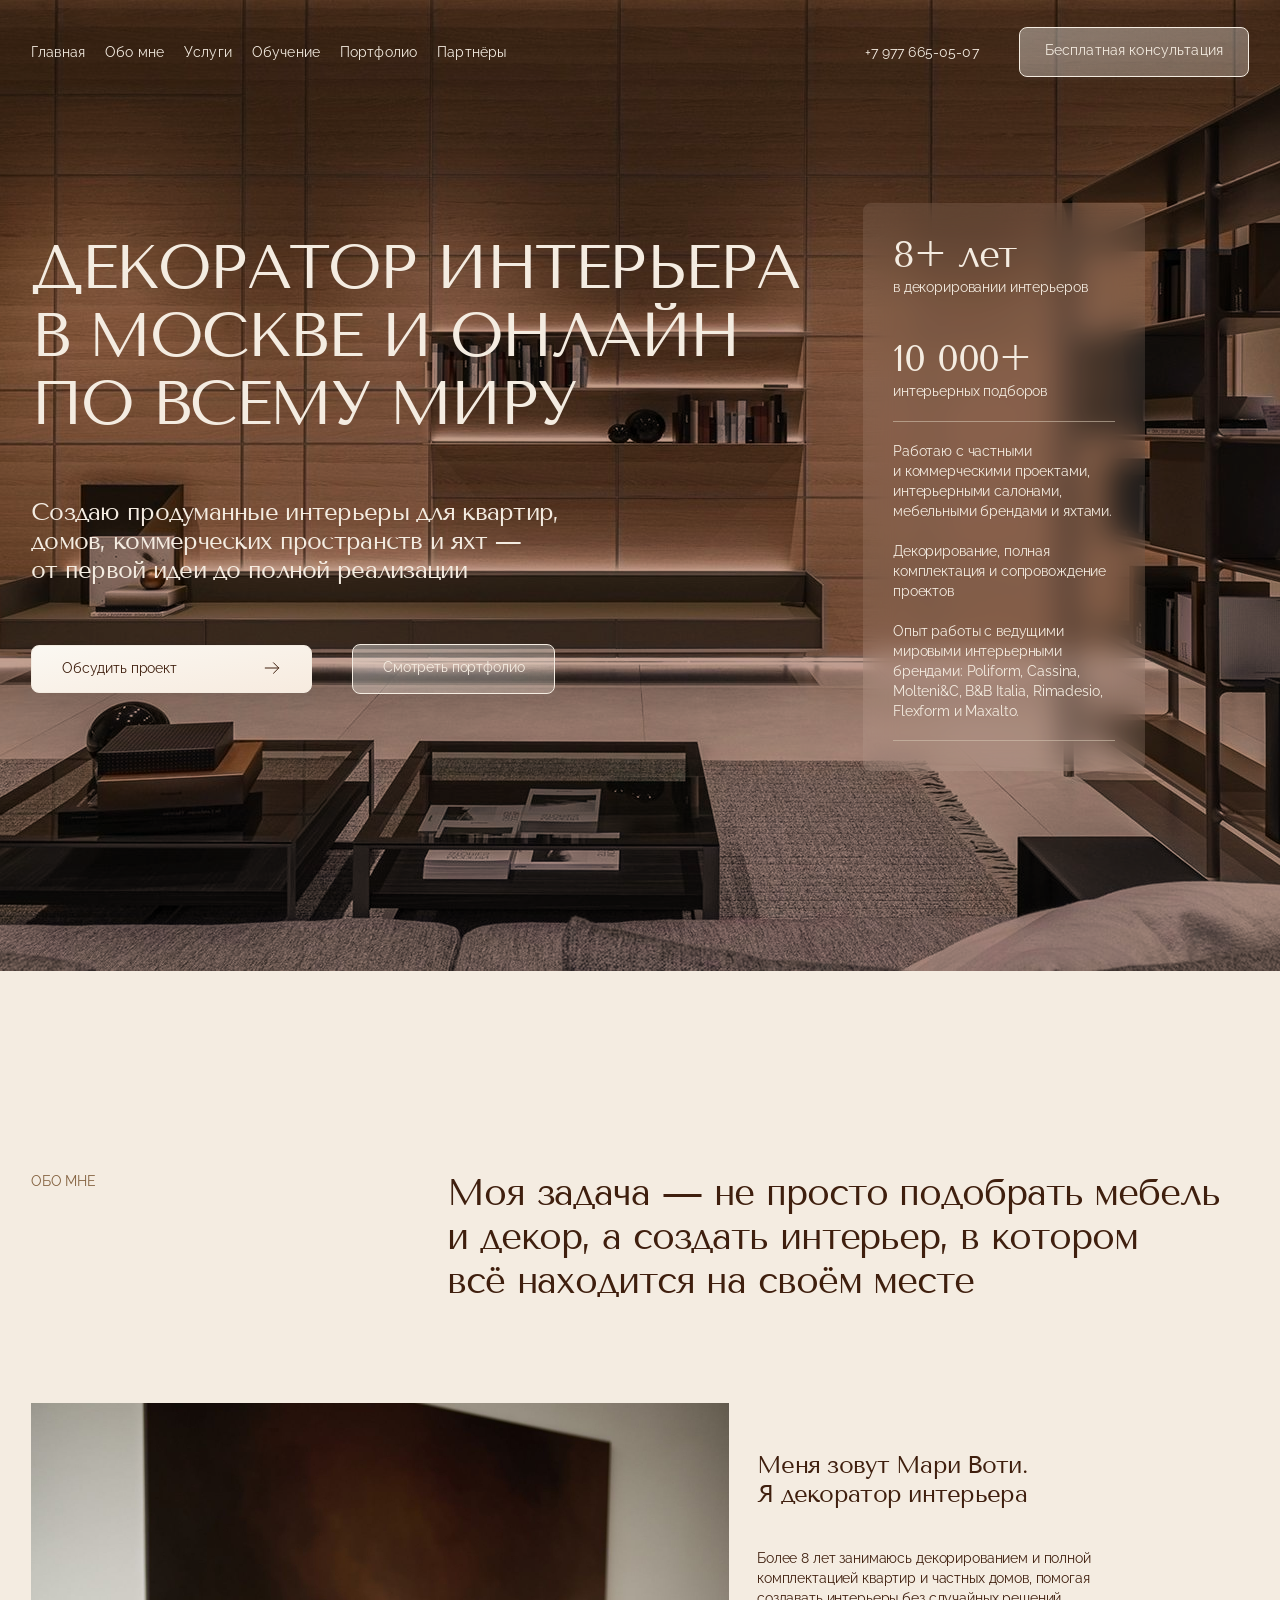
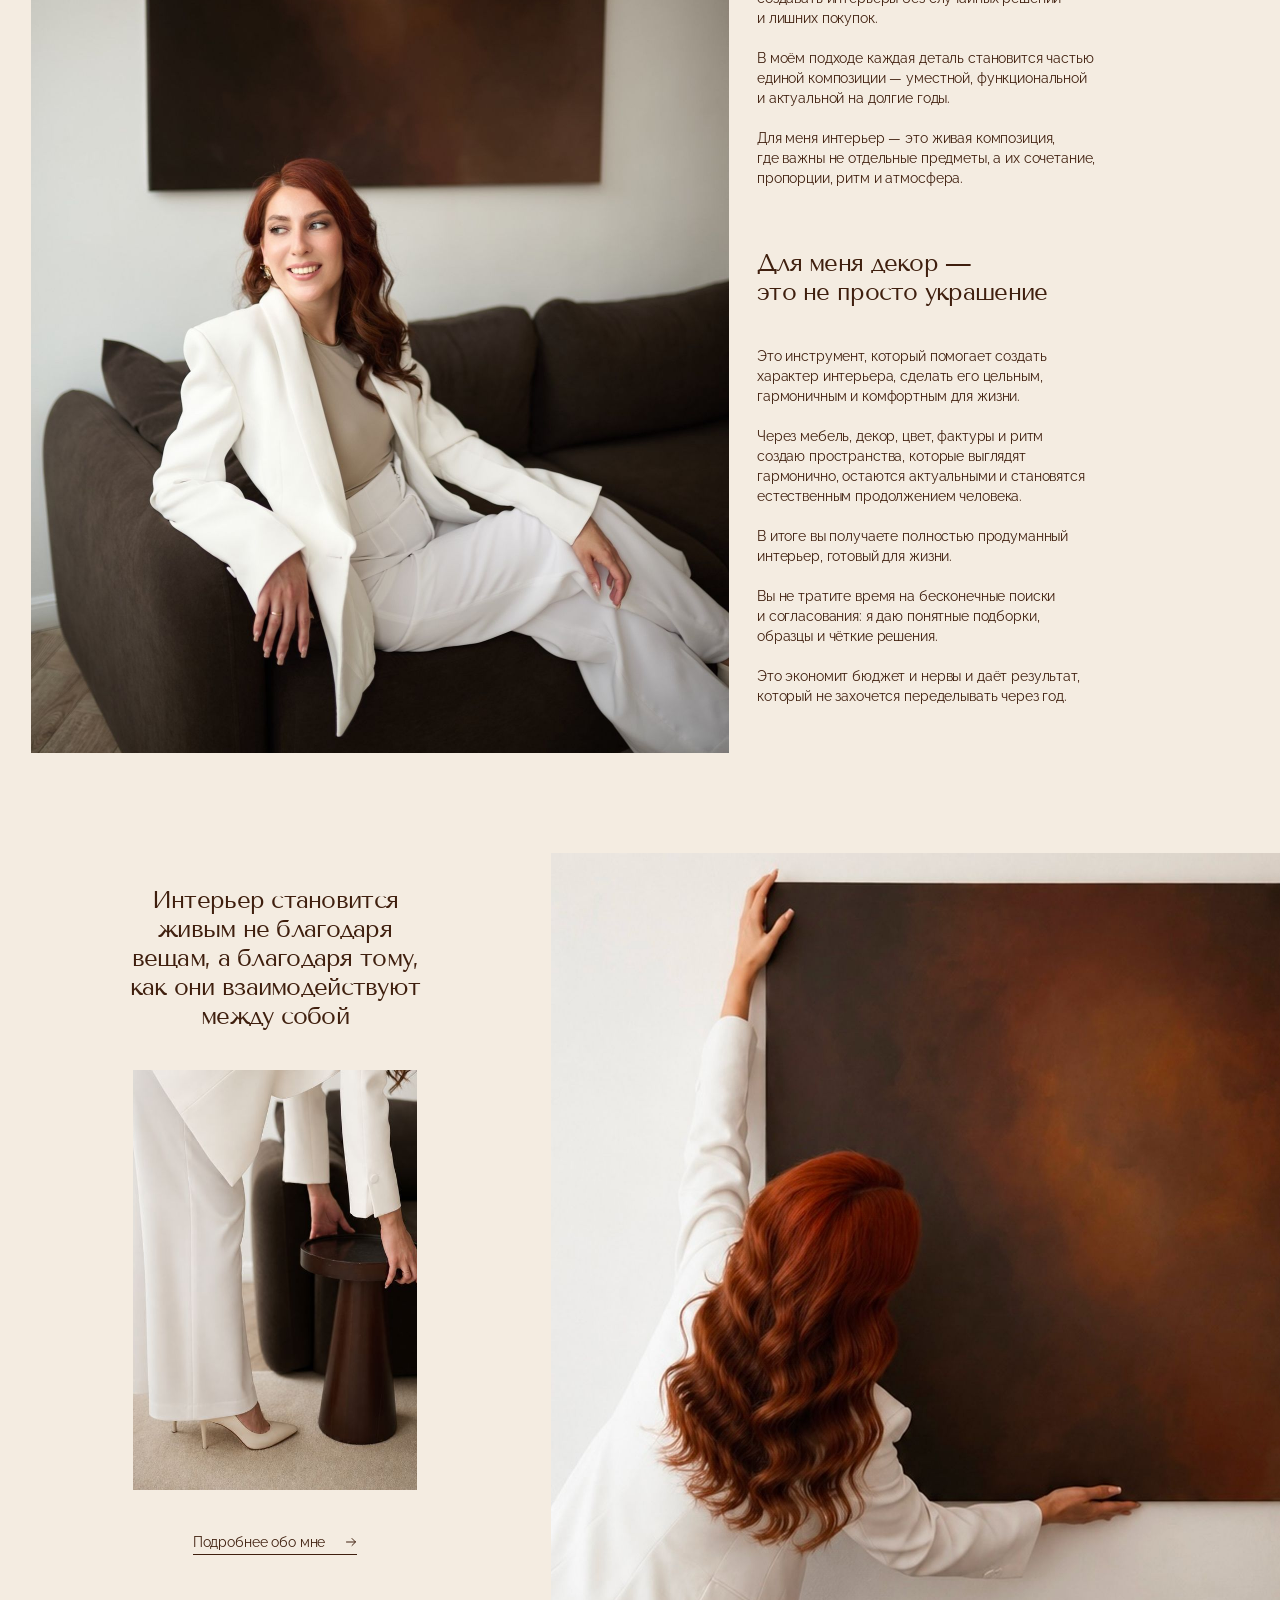
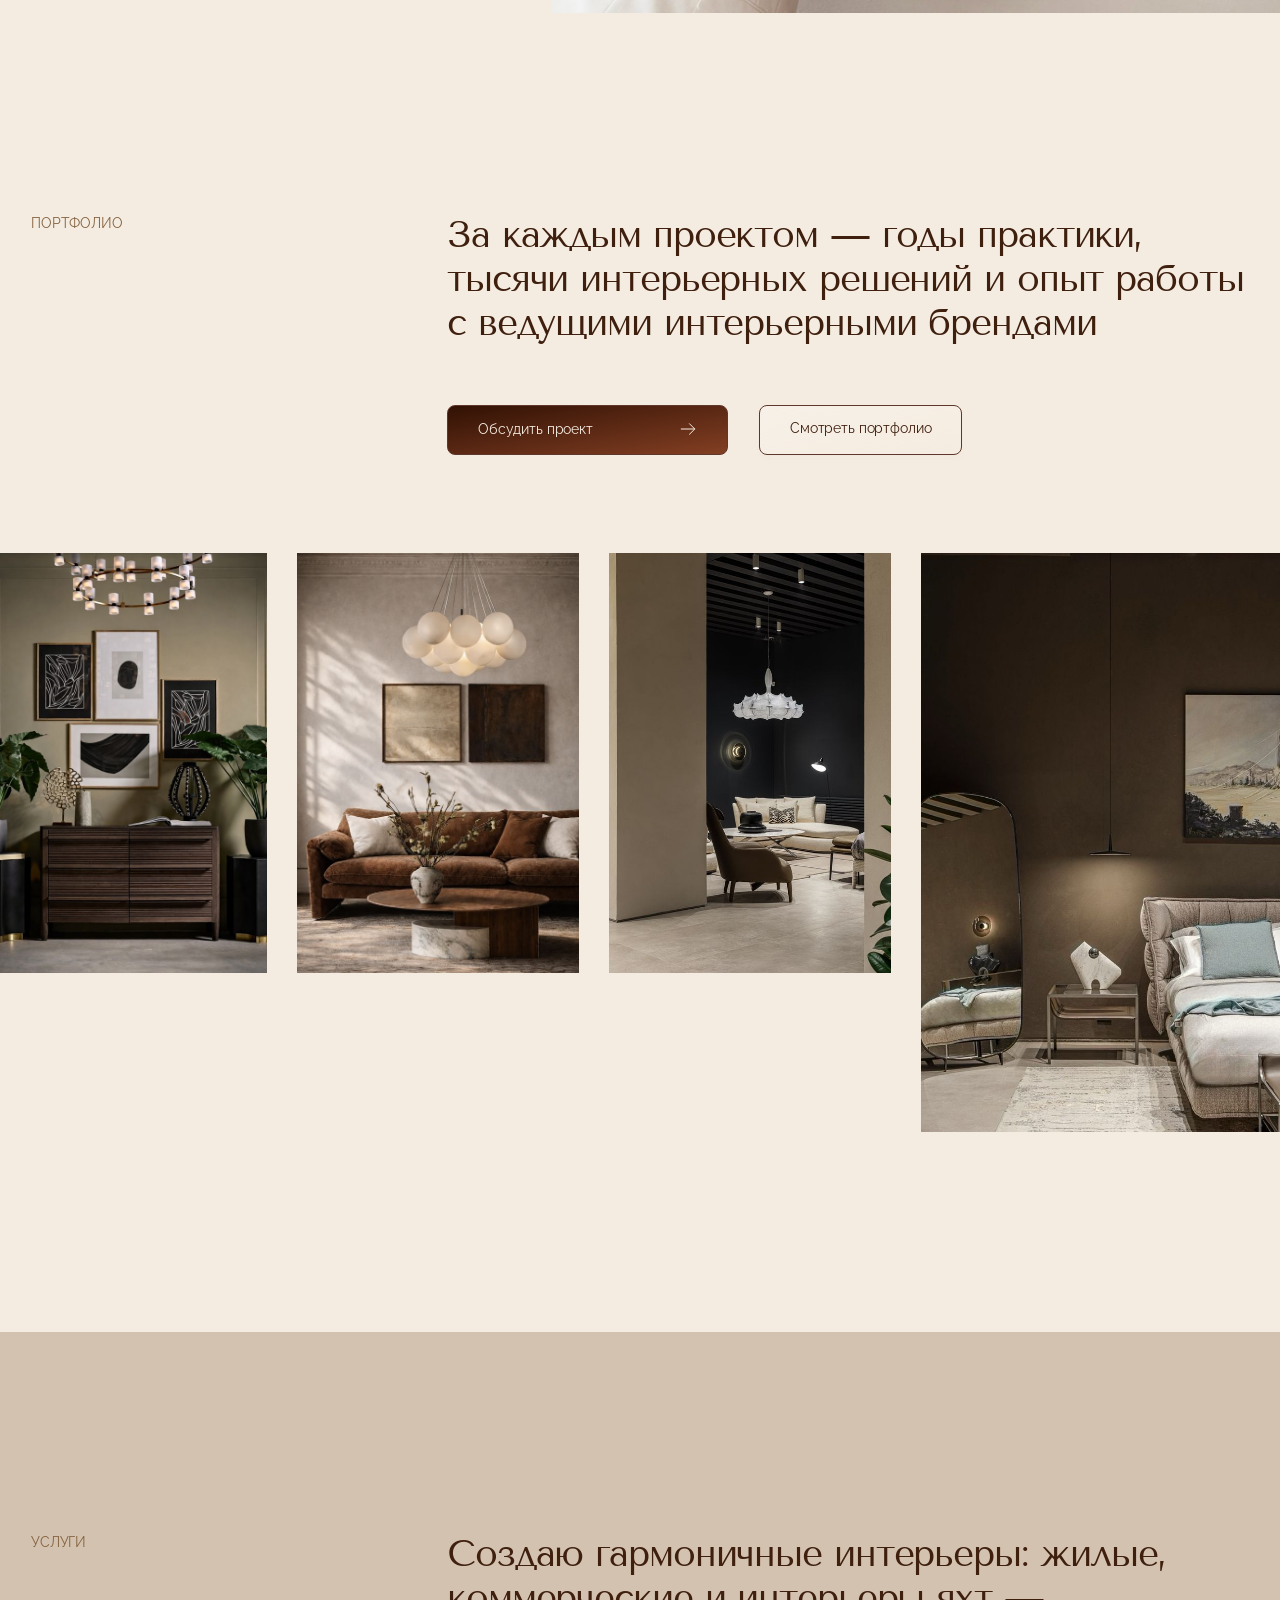
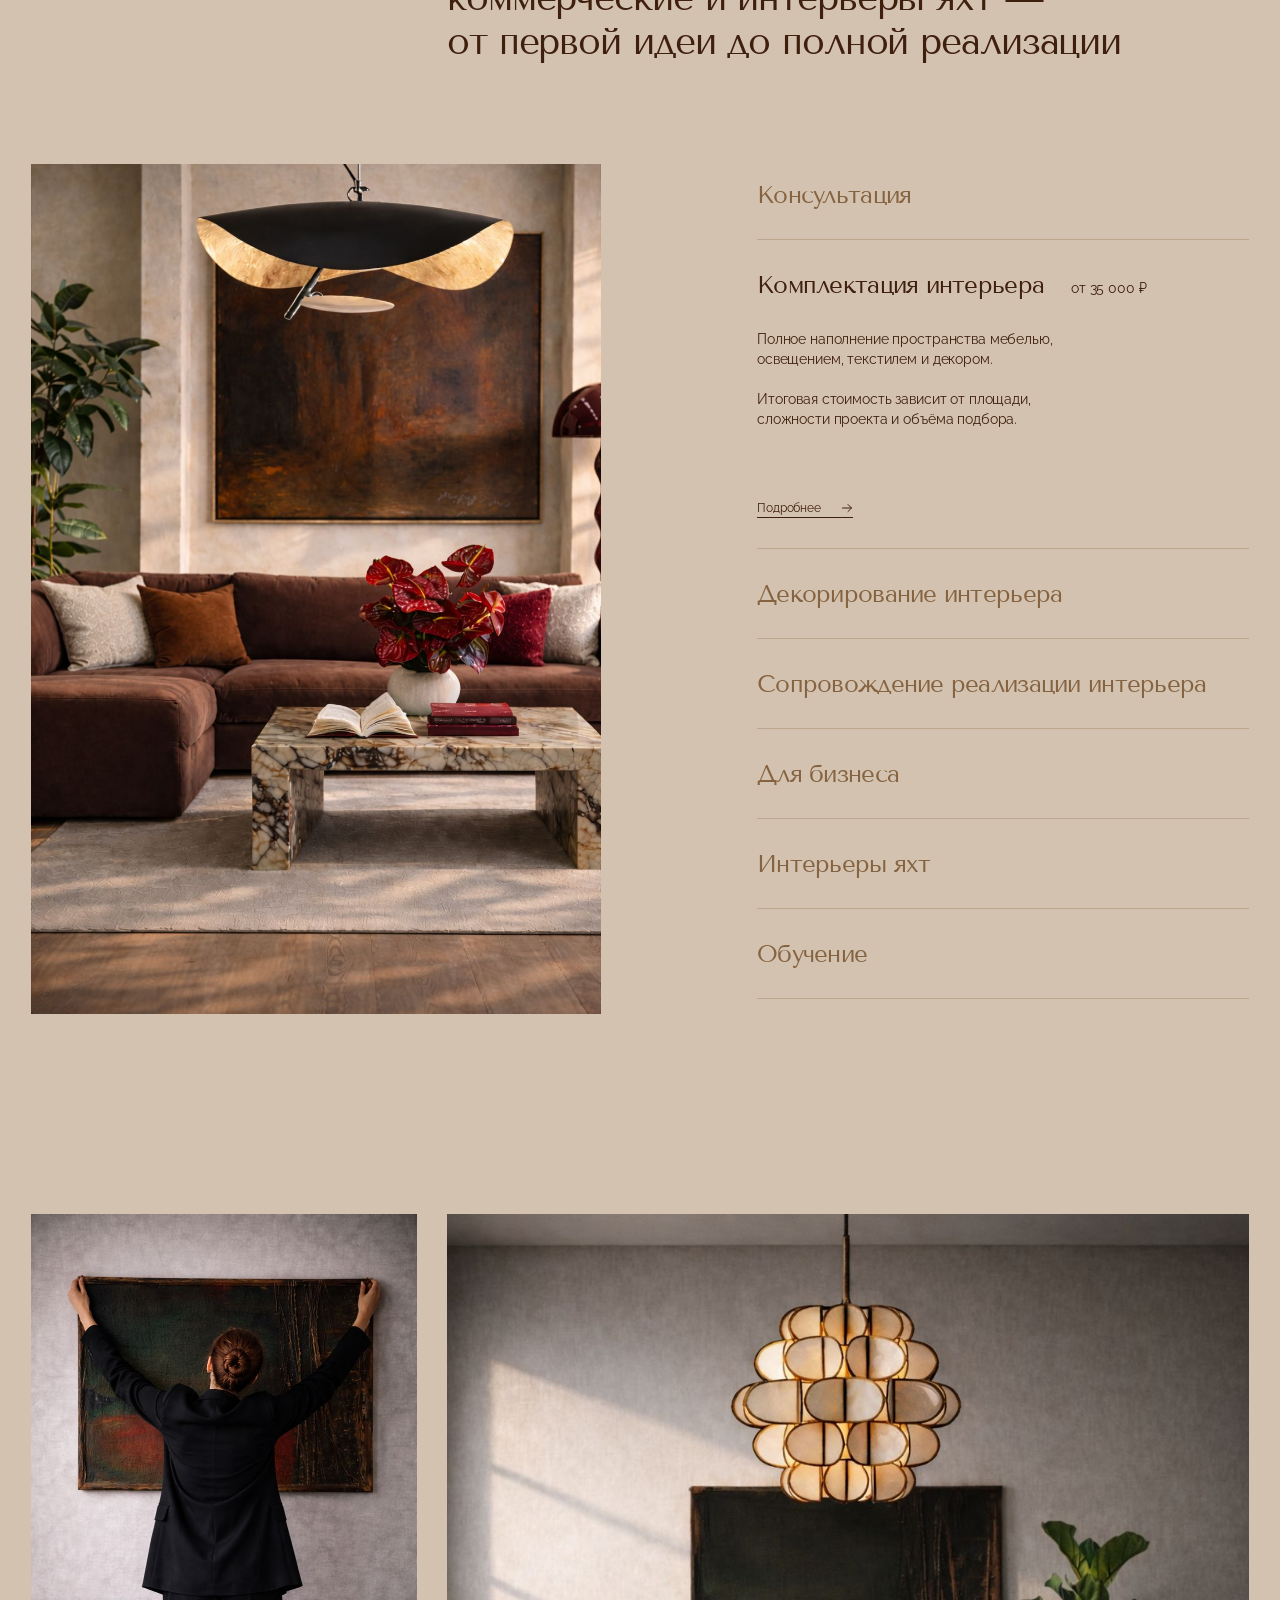
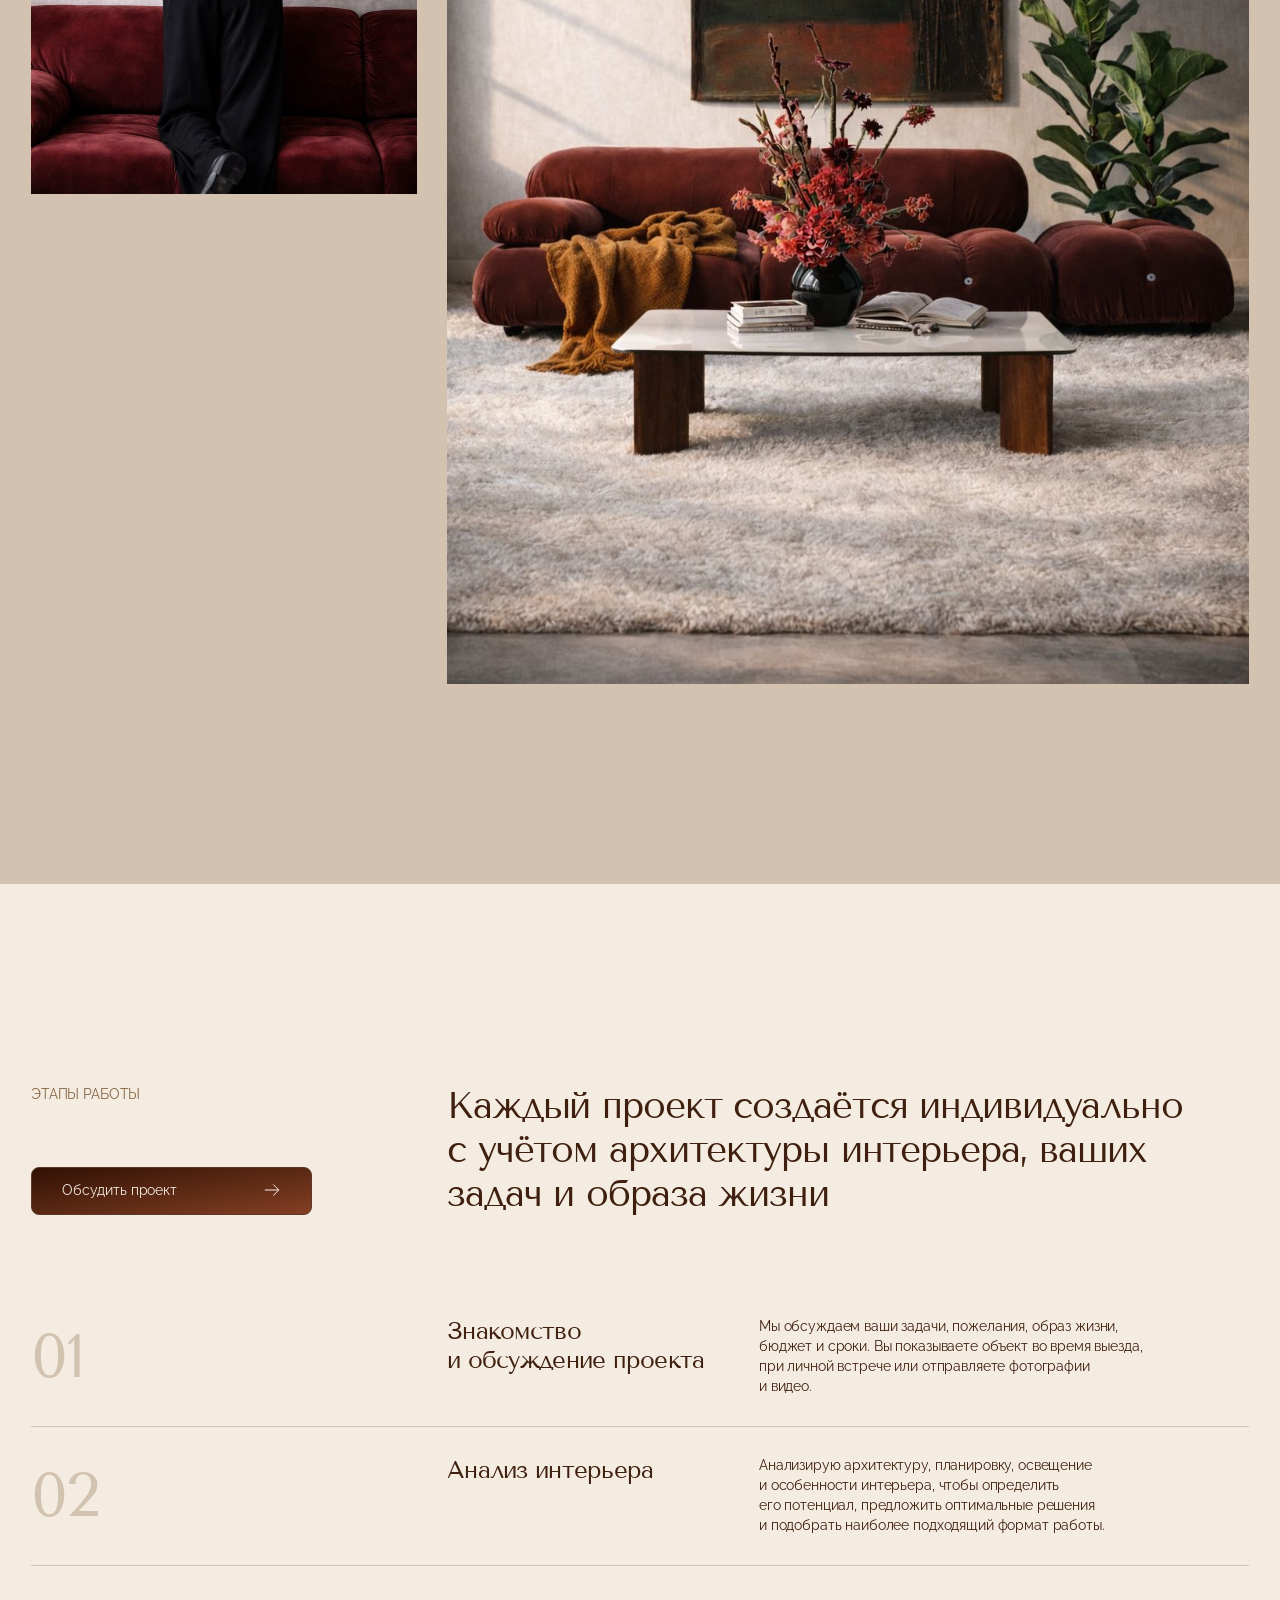
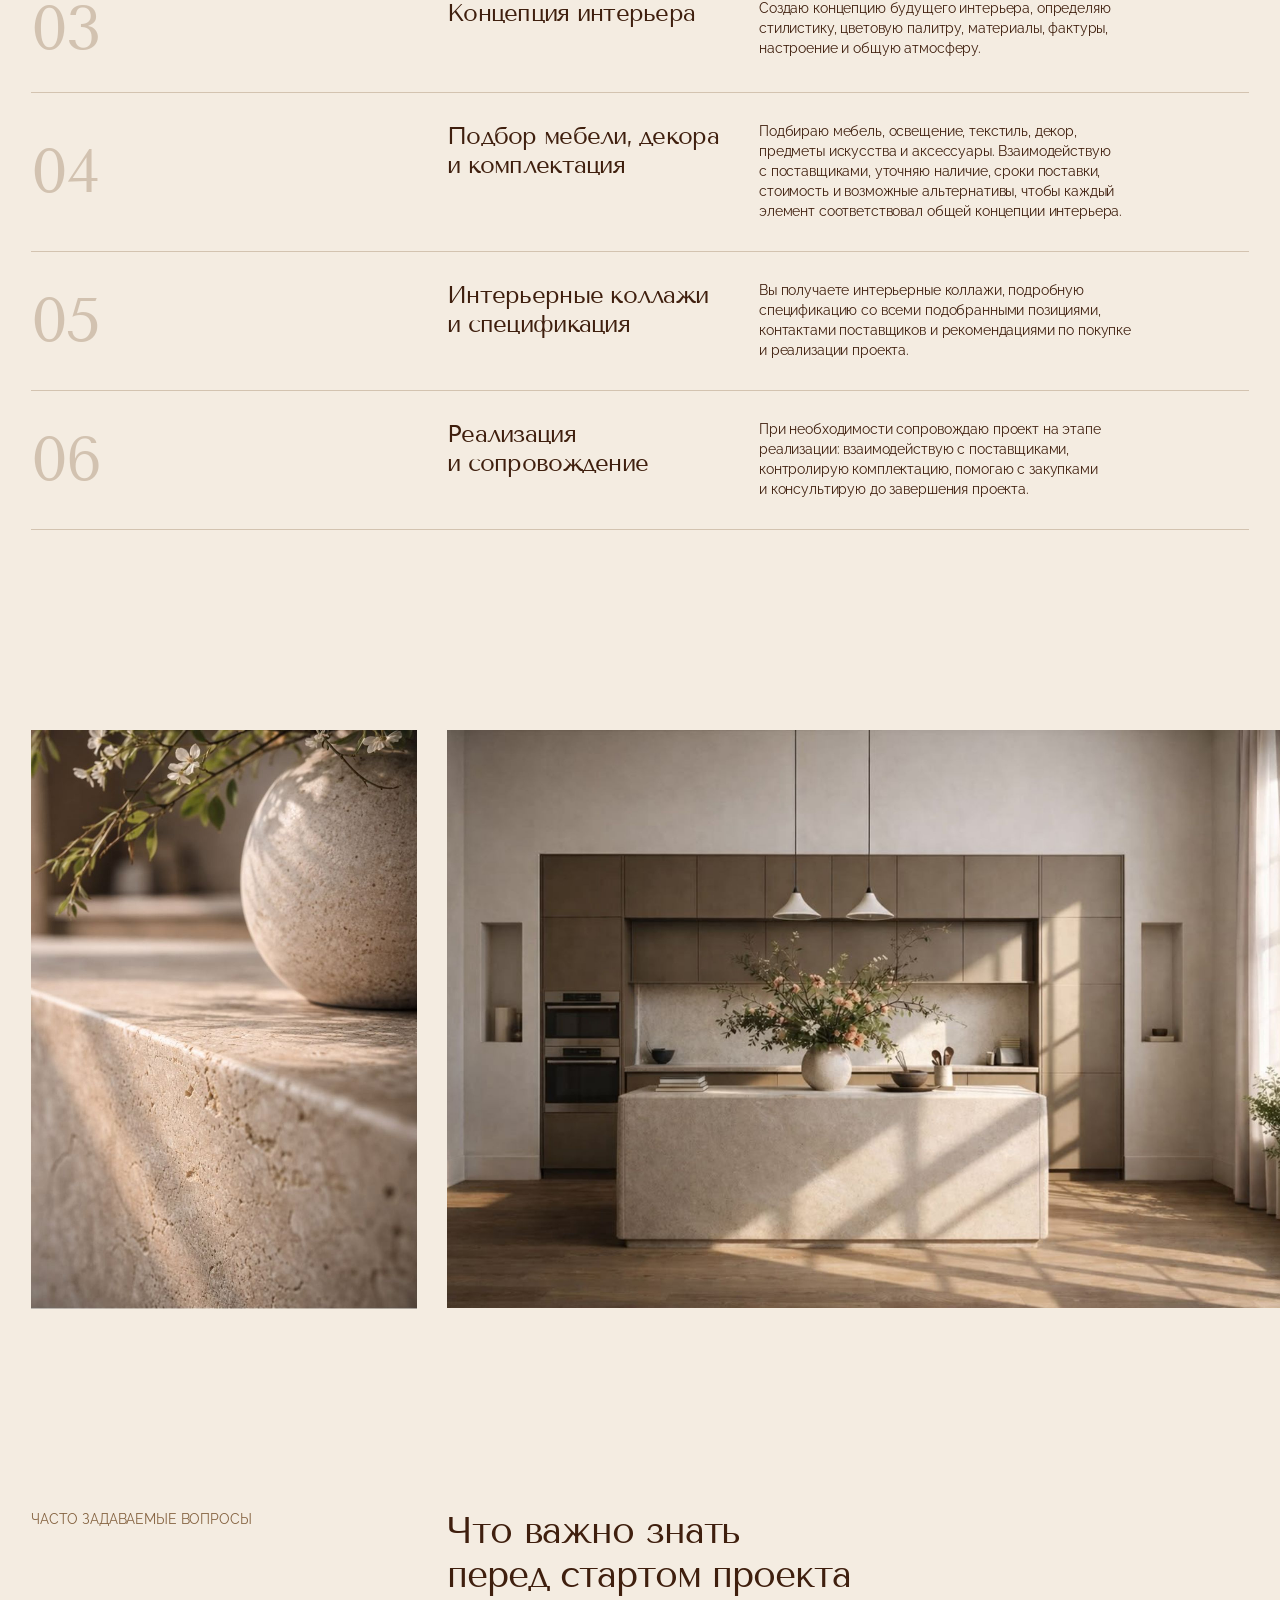
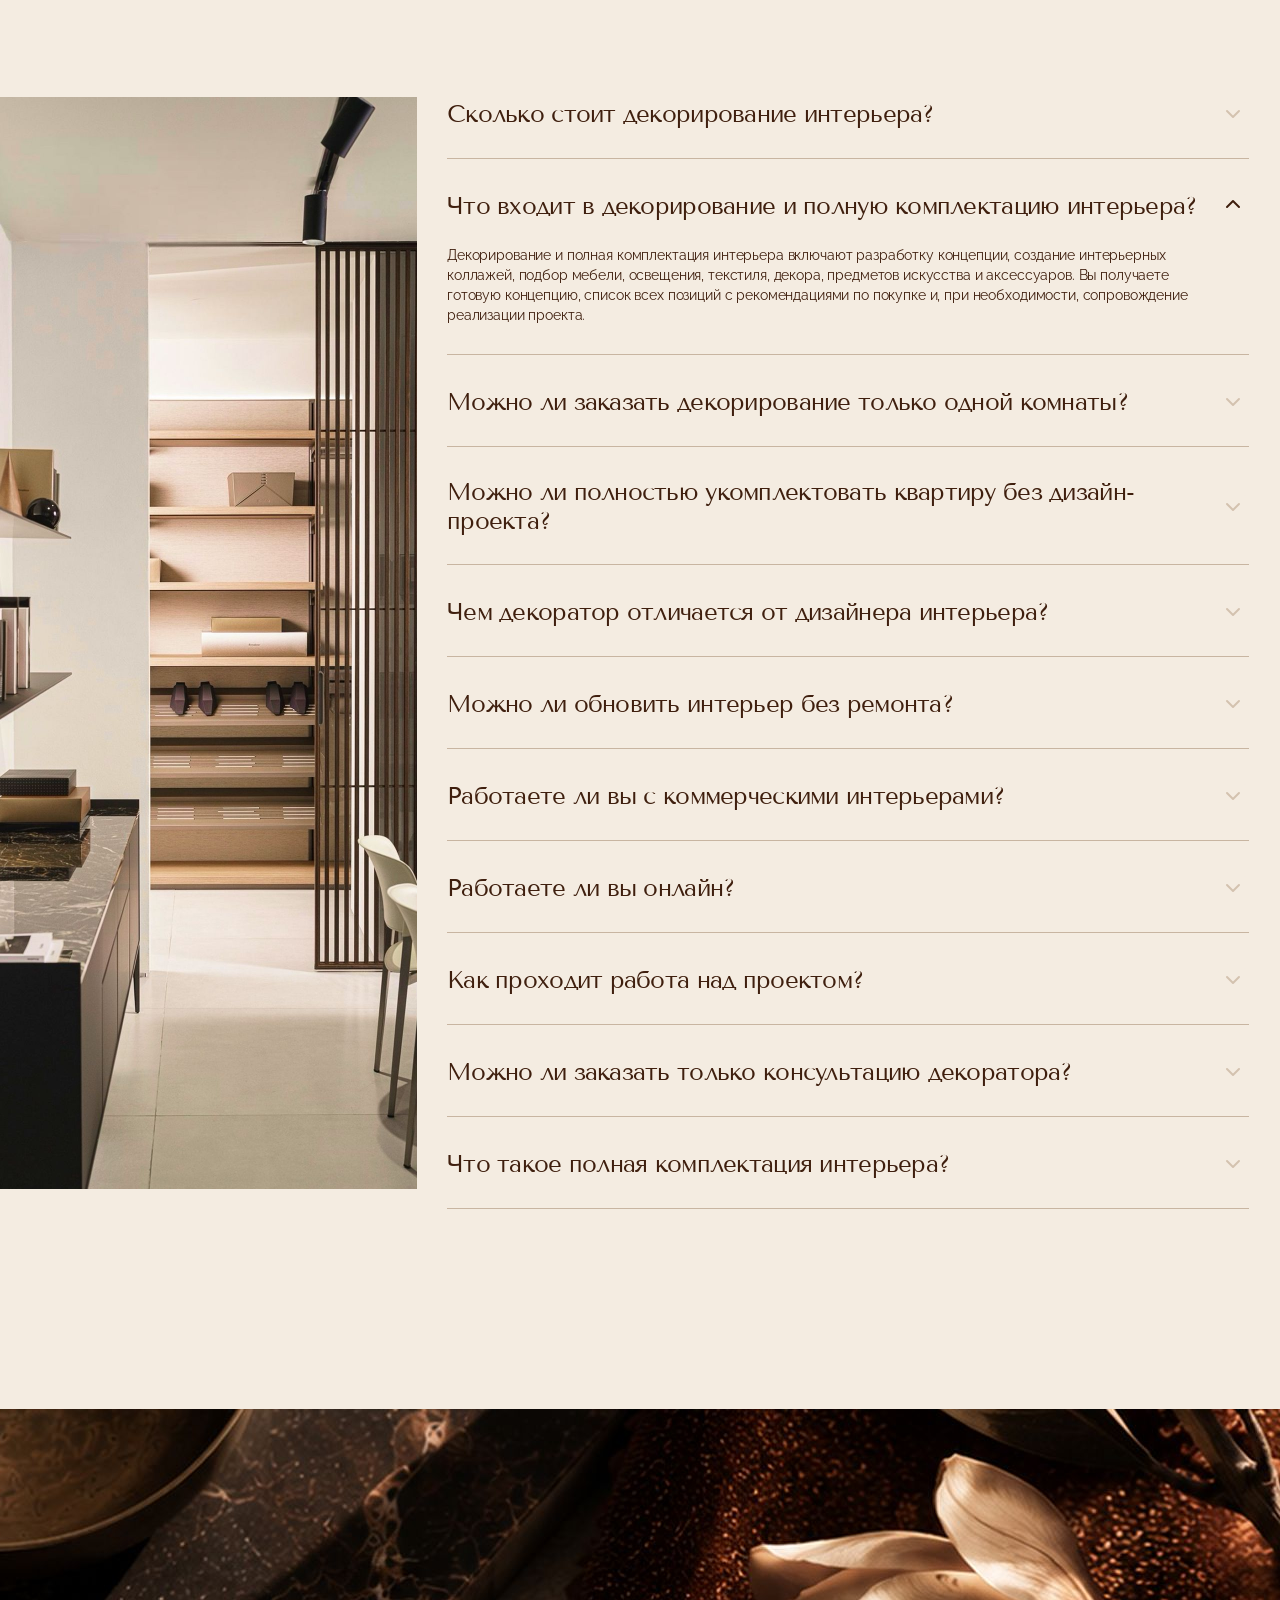
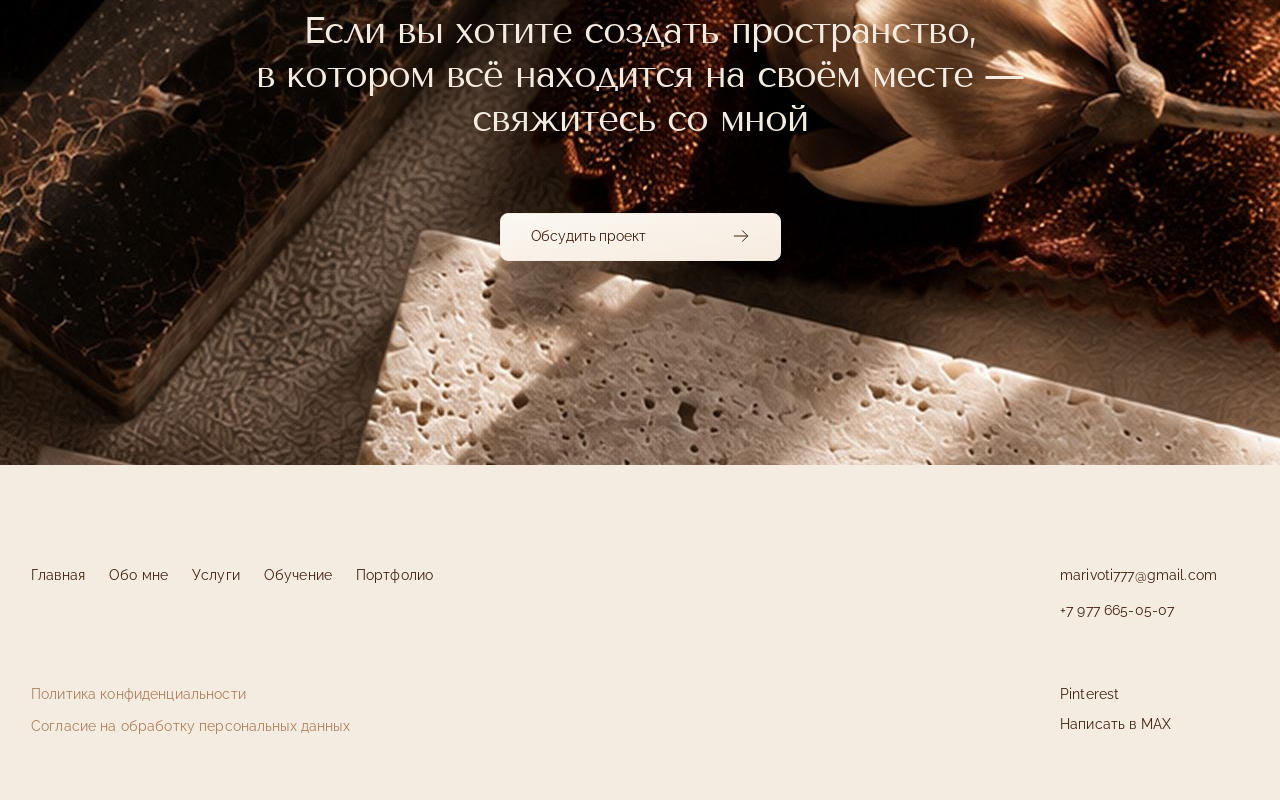
<file: index.html>
<!DOCTYPE html>
<html lang="ru">
<head>
  <meta charset="UTF-8">
  <meta name="viewport" content="width=device-width, initial-scale=1">
  <title>Декоратор интерьера в Москве и онлайн — Мари Воти</title>
  <meta name="description" content="Декорирование и полная комплектация интерьеров квартир, домов, коммерческих пространств и яхт — от первой идеи до полной реализации.">

  <link rel="preconnect" href="https://fonts.googleapis.com">
  <link rel="preconnect" href="https://fonts.gstatic.com" crossorigin>
  <link rel="stylesheet" href="https://fonts.googleapis.com/css2?family=Raleway:wght@400&family=Tenor+Sans&display=swap">
  <link rel="stylesheet" href="css/vendor/swiper-bundle.min.css">
  <link rel="stylesheet" href="css/main.css">
</head>
<body class="theme-home">
<div class="page">

  <!-- Header -->
  <header class="header">
    <div class="container header__inner">
      <button class="header__burger" type="button" aria-label="Открыть меню" data-menu-open>
        <img src="img/icons/menu.svg" alt="">
      </button>

      <nav class="header__nav" aria-label="Основное меню">
        <a class="header__link" href="index.html">Главная</a>
        <a class="header__link" href="about.html">Обо мне</a>
        <a class="header__link" href="services.html">Услуги</a>
        <a class="header__link" href="study.html">Обучение</a>
        <a class="header__link" href="portfolio.html">Портфолио</a>
        <a class="header__link" href="partners.html">Партнёры</a>
      </nav>

      <div class="header__right">
        <a class="header__phone" href="tel:+79776650507">+7 977 665-05-07</a>
        <button class="btn-ghost header__btn" type="button" data-modal-open="request">Бесплатная консультация</button>
      </div>
    </div>
  </header>

  <!-- Mobile menu -->
  <div class="menu__overlay" data-menu-close></div>
  <div class="menu" id="menu" aria-hidden="true">
    <button class="menu__close" type="button" aria-label="Закрыть меню" data-menu-close>
      <img src="img/icons/close.svg" alt="">
    </button>
    <nav class="menu__nav" aria-label="Мобильное меню">
      <a class="menu__link" href="index.html">Главная</a>
      <a class="menu__link" href="about.html">Обо мне</a>
      <a class="menu__link" href="services.html">Услуги</a>
      <a class="menu__link" href="study.html">Обучение</a>
      <a class="menu__link" href="portfolio.html">Портфолио</a>
      <a class="menu__link" href="partners.html">Партнёры</a>
    </nav>
  </div>

  <main>

    <!-- 1. Hero -->
    <section class="hero">
      <div class="hero__bg">
        <img src="img/main/head-bg.jpg" alt="" fetchpriority="high">
      </div>

      <div class="container hero__container">
        <div class="row">
          <div class="col-12 col-xl-8">
            <div class="hero__content">
              <h1 class="hero__title">Декоратор интерьера<br> в&nbsp;Москве и&nbsp;онлайн по&nbsp;всему миру</h1>
              <p class="hero__subtitle">Создаю продуманные интерьеры для&nbsp;квартир, домов, коммерческих пространств и&nbsp;яхт&nbsp;— от&nbsp;первой идеи до&nbsp;полной реализации</p>
              <div class="hero__btns">
                <button class="btn-main" type="button" data-modal-open="request">
                  Обсудить проект
                  <span class="btn-main__icon"></span>
                </button>
                <a class="btn-ghost" href="portfolio.html">Смотреть портфолио</a>
              </div>
            </div>
          </div>

          <div class="col-12 col-xl-3">
            <div class="hero__card hero-card">
              <div class="hero-card__stat hero-card__stat--1">
                <p class="hero-card__num">8+ лет</p>
                <p class="hero-card__caption">в&nbsp;декорировании интерьеров</p>
              </div>
              <div class="hero-card__stat hero-card__stat--2">
                <p class="hero-card__num">10&nbsp;000+</p>
                <p class="hero-card__caption">интерьерных подборов</p>
              </div>
              <div class="hero-card__text hero-card__text--1 text">
                <p>Работаю с&nbsp;частными и&nbsp;коммерческими проектами, интерьерными салонами, мебельными брендами и&nbsp;яхтами.</p>
                <p>Декорирование, полная комплектация и&nbsp;сопровождение проектов</p>
              </div>
              <div class="hero-card__text hero-card__text--2 text">
                <p>Опыт работы с&nbsp;ведущими мировыми интерьерными брендами: Poliform, Cassina, Molteni&amp;C, B&amp;B Italia, Rimadesio, Flexform и&nbsp;Maxalto.</p>
              </div>
            </div>
          </div>
        </div>
      </div>
    </section>

    <!-- 2. About -->
    <section class="about section" id="about">
      <div class="container">
        <div class="row section-head">
          <div class="col-12 section-head__label-col">
            <p class="section-head__label">Обо&nbsp;мне</p>
          </div>
          <div class="col section-head__title-col">
            <h2 class="section-head__title">Моя&nbsp;задача&nbsp;— не&nbsp;просто подобрать мебель и&nbsp;декор, а&nbsp;создать интерьер, в&nbsp;котором всё&nbsp;находится на&nbsp;своём месте</h2>
          </div>
        </div>

        <div class="about__grid">
          <div class="about__col about__col--left">
            <div class="about__photo">
              <img src="img/main/about-1.jpg" alt="Мари Воти — декоратор интерьера" loading="lazy">
            </div>

            <div class="about__aside">
              <p class="about__quote">Интерьер становится живым не&nbsp;благодаря вещам, а&nbsp;благодаря тому, как&nbsp;они&nbsp;взаимодействуют между&nbsp;собой</p>
              <div class="about__small">
                <img src="img/main/about-2.jpg" alt="" loading="lazy">
              </div>
              <a class="about__link link-more" href="about.html">
                Подробнее обо мне
                <span class="link-more__icon"></span>
              </a>
            </div>
          </div>

          <div class="about__col about__col--right">
            <div class="about__texts">
              <div class="about__text about__text--1">
                <h3>Меня зовут Мари Воти.<br> Я&nbsp;декоратор интерьера</h3>
                <div class="text">
                  <p>Более 8&nbsp;лет&nbsp;занимаюсь декорированием и&nbsp;полной комплектацией квартир и&nbsp;частных домов, помогая создавать интерьеры без&nbsp;случайных решений и&nbsp;лишних покупок.</p>
                  <p>В&nbsp;моём подходе каждая деталь становится частью единой композиции&nbsp;— уместной, функциональной и&nbsp;актуальной на&nbsp;долгие годы.</p>
                  <p>Для&nbsp;меня интерьер&nbsp;— это&nbsp;живая композиция, где&nbsp;важны не&nbsp;отдельные предметы, а&nbsp;их&nbsp;сочетание, пропорции, ритм и&nbsp;атмосфера.</p>
                </div>
              </div>

              <div class="about__text about__text--2">
                <h3>Для&nbsp;меня декор&nbsp;—<br> это&nbsp;не&nbsp;просто украшение</h3>
                <div class="text">
                  <p>Это&nbsp;инструмент, который помогает создать характер интерьера, сделать его&nbsp;цельным, гармоничным и&nbsp;комфортным для&nbsp;жизни.</p>
                  <p>Через&nbsp;мебель, декор, цвет, фактуры и&nbsp;ритм создаю пространства, которые выглядят гармонично, остаются актуальными и&nbsp;становятся естественным продолжением человека.</p>
                  <p>В&nbsp;итоге вы&nbsp;получаете полностью продуманный интерьер, готовый для&nbsp;жизни.</p>
                  <p>Вы&nbsp;не&nbsp;тратите время на&nbsp;бесконечные поиски и&nbsp;согласования: я&nbsp;даю&nbsp;понятные подборки, образцы и&nbsp;чёткие решения.</p>
                  <p>Это&nbsp;экономит бюджет и&nbsp;нервы и&nbsp;даёт результат, который не&nbsp;захочется переделывать через&nbsp;год.</p>
                </div>
              </div>
            </div>

            <div class="about__big">
              <img src="img/main/about-3.jpg" alt="" loading="lazy">
            </div>
          </div>
        </div>
      </div>
    </section>

    <!-- 3. Portfolio -->
    <section class="portfolio section" id="portfolio">
      <div class="container">
        <div class="row section-head">
          <div class="col-12 section-head__label-col">
            <p class="section-head__label">Портфолио</p>
          </div>
          <div class="col section-head__title-col">
            <h2 class="section-head__title">За&nbsp;каждым проектом&nbsp;— годы практики, тысячи интерьерных решений и&nbsp;опыт работы с&nbsp;ведущими интерьерными брендами</h2>
            <div class="portfolio__btns">
              <button class="btn-main btn-main--dark" type="button" data-modal-open="request">
                Обсудить проект
                <span class="btn-main__icon"></span>
              </button>
              <a class="btn-ghost btn-ghost--dark" href="portfolio.html">Смотреть портфолио</a>
            </div>
          </div>
        </div>
      </div>

      <div class="portfolio__slider swiper" data-portfolio-slider>
        <div class="swiper-wrapper">
          <!-- Слайды выводятся в цикле одним шаблоном. Сейчас фото повторены для демонстрации -->
          <div class="portfolio__slide swiper-slide"><img src="img/main/pf-1.jpg" alt="" loading="lazy"></div>
          <div class="portfolio__slide swiper-slide"><img src="img/main/pf-2.jpg" alt="" loading="lazy"></div>
          <div class="portfolio__slide swiper-slide"><img src="img/main/pf-3.jpg" alt="" loading="lazy"></div>
          <div class="portfolio__slide swiper-slide"><img src="img/main/pf-4.jpg" alt="" loading="lazy"></div>
          <div class="portfolio__slide swiper-slide"><img src="img/main/pf-5.jpg" alt="" loading="lazy"></div>
          <div class="portfolio__slide swiper-slide"><img src="img/main/pf-6.jpg" alt="" loading="lazy"></div>
          <div class="portfolio__slide swiper-slide"><img src="img/main/pf-1.jpg" alt="" loading="lazy"></div>
          <div class="portfolio__slide swiper-slide"><img src="img/main/pf-2.jpg" alt="" loading="lazy"></div>
          <div class="portfolio__slide swiper-slide"><img src="img/main/pf-3.jpg" alt="" loading="lazy"></div>
          <div class="portfolio__slide swiper-slide"><img src="img/main/pf-4.jpg" alt="" loading="lazy"></div>
          <div class="portfolio__slide swiper-slide"><img src="img/main/pf-5.jpg" alt="" loading="lazy"></div>
          <div class="portfolio__slide swiper-slide"><img src="img/main/pf-6.jpg" alt="" loading="lazy"></div>
        </div>
      </div>
    </section>

    <!-- 4. Services -->
    <section class="services section" id="services">
      <div class="container">
        <div class="row section-head">
          <div class="col-12 section-head__label-col">
            <p class="section-head__label">Услуги</p>
          </div>
          <div class="col section-head__title-col">
            <h2 class="section-head__title">Создаю гармоничные интерьеры: жилые, коммерческие и&nbsp;интерьеры яхт&nbsp;— от&nbsp;первой&nbsp;идеи до&nbsp;полной реализации</h2>
          </div>
        </div>

        <div class="services__top">
          <div class="services__photo">
            <img src="img/main/services-1.jpg" alt="" loading="lazy">
          </div>

          <div class="services__list" data-accordion>
            <div class="service" data-accordion-item>
              <button class="service__head" type="button" data-accordion-toggle>
                <span class="service__title">Консультация</span>
                <span class="service__price">10 000 ₽</span>
              </button>
              <div class="service__body" data-accordion-body>
                <div class="service__text text">
                  <p>Профессиональный анализ интерьера, рекомендации и&nbsp;ответы на ваши вопросы.</p>
                </div>
                <a class="service__link link-more link-more--sm" href="services.html">Подробнее <span class="link-more__icon"></span></a>
              </div>
            </div>

            <div class="service is-open" data-accordion-item>
              <button class="service__head" type="button" data-accordion-toggle>
                <span class="service__title">Комплектация интерьера</span>
                <span class="service__price">от&nbsp;35&nbsp;000&nbsp;₽</span>
              </button>
              <div class="service__body" data-accordion-body>
                <div class="service__text text">
                  <p>Полное наполнение пространства мебелью, освещением, текстилем и&nbsp;декором.</p>
                  <p>Итоговая стоимость зависит от&nbsp;площади, сложности проекта и&nbsp;объёма подбора.</p>
                </div>
                <a class="service__link link-more link-more--sm" href="services.html">Подробнее <span class="link-more__icon"></span></a>
              </div>
            </div>

            <div class="service" data-accordion-item>
              <button class="service__head" type="button" data-accordion-toggle>
                <span class="service__title">Декорирование интерьера</span>
                <span class="service__price">от 25 000 ₽</span>
              </button>
              <div class="service__body" data-accordion-body>
                <div class="service__text text">
                  <p>Создание гармоничного интерьера через подбор мебели, текстиля, декора и&nbsp;интерьерных решений.</p>
                  <p>Итоговая стоимость зависит от&nbsp;площади, сложности проекта и&nbsp;объёма подбора.</p>
                </div>
                <a class="service__link link-more link-more--sm" href="services.html">Подробнее <span class="link-more__icon"></span></a>
              </div>
            </div>

            <div class="service" data-accordion-item>
              <button class="service__head" type="button" data-accordion-toggle>
                <span class="service__title">Сопровождение реализации интерьера</span>
                <span class="service__price">от 35 000 ₽ / месяц</span>
              </button>
              <div class="service__body" data-accordion-body>
                <div class="service__text text">
                  <p>Поддержка проекта на всех этапах реализации&nbsp;— от выбора до финального результата.</p>
                </div>
                <a class="service__link link-more link-more--sm" href="services.html">Подробнее <span class="link-more__icon"></span></a>
              </div>
            </div>

            <div class="service" data-accordion-item>
              <button class="service__head" type="button" data-accordion-toggle>
                <span class="service__title">Для&nbsp;бизнеса</span>
              </button>
              <div class="service__body" data-accordion-body>
                <div class="service__text text">
                  <p>Интерьеры, которые становятся частью бренда</p>
                  <p>Создаю коммерческие пространства, которые формируют первое впечатление, усиливают визуальный образ компании и&nbsp;помогают сделать пространство цельным и&nbsp;запоминающимся.</p>
                  <div>
                    <p>Основные направления:</p>
                    <ul>
                      <li>Декорирование коммерческих интерьеров</li>
                      <li>Комплектация коммерческих интерьеров</li>
                      <li>Оформление шоурумов</li>
                    </ul>
                  </div>
                </div>
                <a class="service__link link-more link-more--sm" href="commercial.html">Подробнее об услугах для бизнеса <span class="link-more__icon"></span></a>
              </div>
            </div>

            <div class="service" data-accordion-item>
              <button class="service__head" type="button" data-accordion-toggle>
                <span class="service__title">Интерьеры яхт</span>
              </button>
              <div class="service__body" data-accordion-body>
                <div class="service__text text">
                  <p>Пространство, которое продолжает архитектуру яхты</p>
                  <p>Создаю гармоничные интерьеры яхт через подбор мебели, текстиля, декора, искусства и&nbsp;внимание к&nbsp;каждой детали.</p>
                </div>
                <a class="service__link link-more link-more--sm" href="yacht.html">Подробнее <span class="link-more__icon"></span></a>
              </div>
            </div>

            <div class="service" data-accordion-item>
              <button class="service__head" type="button" data-accordion-toggle>
                <span class="service__title">Обучение</span>
              </button>
              <div class="service__body" data-accordion-body>
                <div class="service__text text">
                  <p>Помимо работы с&nbsp;интерьерными проектами я&nbsp;провожу индивидуальные консультации для начинающих декораторов и&nbsp;тех, кто хочет глубже разобраться в&nbsp;работе с&nbsp;пространством.</p>
                </div>
                <a class="service__link link-more link-more--sm" href="study.html">Подробнее <span class="link-more__icon"></span></a>
              </div>
            </div>
          </div>
        </div>

        <div class="services__down">
          <div class="services__small">
            <img src="img/main/services-2.jpg" alt="" loading="lazy">
          </div>
          <div class="services__big">
            <img src="img/main/services-3.jpg" alt="" loading="lazy">
          </div>
        </div>
      </div>
    </section>

    <!-- 5. Stages -->
    <section class="stages section" id="stages">
      <div class="container">
        <div class="row section-head section-head--with-btn">
          <div class="col-12 section-head__label-col">
            <p class="section-head__label">Этапы работы</p>
          </div>
          <div class="col section-head__title-col">
            <h2 class="section-head__title">Каждый проект создаётся индивидуально с&nbsp;учётом архитектуры интерьера, ваших задач и&nbsp;образа жизни</h2>
          </div>
          <div class="col-12 section-head__btn-col">
            <button class="stages__btn btn-main btn-main--dark" type="button" data-modal-open="request">
              Обсудить проект
              <span class="btn-main__icon"></span>
            </button>
          </div>
        </div>

        <div class="stages__list" data-stages>
          <div class="stage">
            <p class="stage__num">01</p>
            <div class="stage__img"><img src="img/main/stage-01.jpg" alt="" loading="lazy"></div>
            <div class="stage__body">
              <h3 class="stage__title">Знакомство и&nbsp;обсуждение проекта</h3>
              <p class="stage__text">Мы&nbsp;обсуждаем ваши задачи, пожелания, образ жизни, бюджет и&nbsp;сроки. Вы&nbsp;показываете объект во&nbsp;время выезда, при&nbsp;личной встрече или&nbsp;отправляете фотографии и&nbsp;видео.</p>
            </div>
          </div>

          <div class="stage">
            <p class="stage__num">02</p>
            <div class="stage__img"><img src="img/main/stage-02.jpg" alt="" loading="lazy"></div>
            <div class="stage__body">
              <h3 class="stage__title">Анализ интерьера</h3>
              <p class="stage__text">Анализирую архитектуру, планировку, освещение и&nbsp;особенности интерьера, чтобы&nbsp;определить его&nbsp;потенциал, предложить оптимальные решения и&nbsp;подобрать наиболее подходящий формат работы.</p>
            </div>
          </div>

          <div class="stage">
            <p class="stage__num">03</p>
            <div class="stage__img"><img src="img/main/stage-03.jpg" alt="" loading="lazy"></div>
            <div class="stage__body">
              <h3 class="stage__title">Концепция интерьера</h3>
              <p class="stage__text">Создаю концепцию будущего интерьера, определяю стилистику, цветовую палитру, материалы, фактуры, настроение и&nbsp;общую атмосферу.</p>
            </div>
          </div>

          <div class="stage">
            <p class="stage__num">04</p>
            <div class="stage__img"><img src="img/main/stage-04.jpg" alt="" loading="lazy"></div>
            <div class="stage__body">
              <h3 class="stage__title">Подбор мебели, декора и&nbsp;комплектация</h3>
              <p class="stage__text">Подбираю мебель, освещение, текстиль, декор, предметы искусства и&nbsp;аксессуары. Взаимодействую с&nbsp;поставщиками, уточняю наличие, сроки поставки, стоимость и&nbsp;возможные альтернативы, чтобы&nbsp;каждый элемент соответствовал общей концепции интерьера.</p>
            </div>
          </div>

          <div class="stage">
            <p class="stage__num">05</p>
            <div class="stage__img"><img src="img/main/stage-05.jpg" alt="" loading="lazy"></div>
            <div class="stage__body">
              <h3 class="stage__title">Интерьерные коллажи и&nbsp;спецификация</h3>
              <p class="stage__text">Вы&nbsp;получаете интерьерные коллажи, подробную спецификацию со&nbsp;всеми подобранными позициями, контактами поставщиков и&nbsp;рекомендациями по&nbsp;покупке и&nbsp;реализации проекта.</p>
            </div>
          </div>

          <div class="stage">
            <p class="stage__num">06</p>
            <div class="stage__img"><img src="img/main/stage-06.jpg" alt="" loading="lazy"></div>
            <div class="stage__body">
              <h3 class="stage__title">Реализация и&nbsp;сопровождение</h3>
              <p class="stage__text">При&nbsp;необходимости сопровождаю проект на&nbsp;этапе реализации: взаимодействую с&nbsp;поставщиками, контролирую комплектацию, помогаю с&nbsp;закупками и&nbsp;консультирую до&nbsp;завершения проекта.</p>
            </div>
          </div>

          <div class="stages__float" data-stages-float aria-hidden="true"></div>
        </div>

        <div class="stages__down">
          <div class="stages__small">
            <img src="img/main/stages-small.jpg" alt="" loading="lazy">
          </div>
          <div class="stages__big">
            <img src="img/main/stages-big.jpg" alt="" loading="lazy">
          </div>
        </div>
      </div>
    </section>

    <!-- 6. FAQ -->
    <section class="faq section" id="faq">
      <div class="container">
        <div class="row section-head">
          <div class="col-12 section-head__label-col">
            <p class="section-head__label">Часто задаваемые вопросы</p>
          </div>
          <div class="col section-head__title-col">
            <h2 class="section-head__title">Что&nbsp;важно знать перед&nbsp;стартом проекта</h2>
          </div>
        </div>
      </div>

      <div class="faq__body">
        <div class="faq__photo">
          <img src="img/main/faq.jpg" alt="" loading="lazy">
        </div>

        <div class="faq__list" data-accordion data-accordion-multiple>
          <div class="faq__col">
            <div class="faq-item" data-accordion-item>
              <button class="faq-item__head" type="button" data-accordion-toggle>
                <span class="faq-item__question">Сколько стоит декорирование интерьера?</span>
                <span class="faq-item__icon"></span>
              </button>
              <div class="faq-item__body" data-accordion-body>
                <p class="faq-item__answer">Стоимость декорирования интерьера зависит от площади объекта, формата работы и&nbsp;задач проекта. Цены на услуги начинаются от указанных на сайте. Точная стоимость рассчитывается индивидуально после обсуждения проекта. После просмотра фотографий, видео или выезда на объект я&nbsp;смогу определить объём работ и&nbsp;назвать окончательную стоимость декорирования и&nbsp;полной комплектации интерьера.</p>
              </div>
            </div>

            <div class="faq-item is-open" data-accordion-item>
              <button class="faq-item__head" type="button" data-accordion-toggle>
                <span class="faq-item__question">Что&nbsp;входит в&nbsp;декорирование и&nbsp;полную комплектацию интерьера?</span>
                <span class="faq-item__icon"></span>
              </button>
              <div class="faq-item__body" data-accordion-body>
                <p class="faq-item__answer">Декорирование и&nbsp;полная комплектация интерьера включают разработку концепции, создание интерьерных коллажей, подбор мебели, освещения, текстиля, декора, предметов искусства и&nbsp;аксессуаров. Вы&nbsp;получаете готовую концепцию, список всех позиций с&nbsp;рекомендациями по&nbsp;покупке и, при&nbsp;необходимости, сопровождение реализации проекта.</p>
              </div>
            </div>

            <div class="faq-item" data-accordion-item>
              <button class="faq-item__head" type="button" data-accordion-toggle>
                <span class="faq-item__question">Можно&nbsp;ли&nbsp;заказать декорирование только&nbsp;одной&nbsp;комнаты?</span>
                <span class="faq-item__icon"></span>
              </button>
              <div class="faq-item__body" data-accordion-body>
                <p class="faq-item__answer">Да. Вы можете заказать декорирование одной комнаты, квартиры, дома или отдельной зоны. Это один из самых востребованных форматов работы и&nbsp;отличный способ обновить интерьер без капитального ремонта.</p>
              </div>
            </div>

            <div class="faq-item" data-accordion-item>
              <button class="faq-item__head" type="button" data-accordion-toggle>
                <span class="faq-item__question">Можно&nbsp;ли&nbsp;полностью укомплектовать квартиру&nbsp;без&nbsp;дизайн-проекта?</span>
                <span class="faq-item__icon"></span>
              </button>
              <div class="faq-item__body" data-accordion-body>
                <p class="faq-item__answer">Да. Если ремонт уже завершён, я&nbsp;помогу полностью укомплектовать квартиру без дизайн-проекта. Подбираю мебель, освещение, текстиль, декор и&nbsp;предметы искусства, создавая цельный и&nbsp;гармоничный интерьер.</p>
              </div>
            </div>

            <div class="faq-item" data-accordion-item>
              <button class="faq-item__head" type="button" data-accordion-toggle>
                <span class="faq-item__question">Чем&nbsp;декоратор отличается от&nbsp;дизайнера&nbsp;интерьера?</span>
                <span class="faq-item__icon"></span>
              </button>
              <div class="faq-item__body" data-accordion-body>
                <p class="faq-item__answer">Декоратор интерьера работает с&nbsp;готовым пространством и&nbsp;чистовой отделкой. Основная задача&nbsp;— создать гармоничный интерьер с&nbsp;помощью мебели, освещения, текстиля, декора, искусства и&nbsp;аксессуаров. В&nbsp;отличие от дизайнера интерьера, декоратор не занимается перепланировками, инженерными проектами и&nbsp;строительными работами.</p>
              </div>
            </div>
          </div>

          <div class="faq__col">
            <div class="faq-item" data-accordion-item>
              <button class="faq-item__head" type="button" data-accordion-toggle>
                <span class="faq-item__question">Можно&nbsp;ли&nbsp;обновить интерьер без&nbsp;ремонта?</span>
                <span class="faq-item__icon"></span>
              </button>
              <div class="faq-item__body" data-accordion-body>
                <p class="faq-item__answer">Да. Во многих случаях интерьер можно полностью преобразить без ремонта. Правильно подобранные мебель, освещение, текстиль, декор и&nbsp;аксессуары помогают сделать пространство современным, уютным, гармоничным и&nbsp;визуально более дорогим.</p>
              </div>
            </div>

            <div class="faq-item" data-accordion-item>
              <button class="faq-item__head" type="button" data-accordion-toggle>
                <span class="faq-item__question">Работаете&nbsp;ли&nbsp;вы с&nbsp;коммерческими интерьерами?</span>
                <span class="faq-item__icon"></span>
              </button>
              <div class="faq-item__body" data-accordion-body>
                <p class="faq-item__answer">Да. Я&nbsp;занимаюсь декорированием и&nbsp;полной комплектацией коммерческих интерьеров: офисов, ресторанов, кафе, гостиниц, шоурумов, бутиков, салонов красоты, косметологических клиник, клиентских зон и&nbsp;других общественных пространств.</p>
              </div>
            </div>

            <div class="faq-item" data-accordion-item>
              <button class="faq-item__head" type="button" data-accordion-toggle>
                <span class="faq-item__question">Работаете&nbsp;ли&nbsp;вы&nbsp;онлайн?</span>
                <span class="faq-item__icon"></span>
              </button>
              <div class="faq-item__body" data-accordion-body>
                <p class="faq-item__answer">Да. Большинство проектов по декорированию и&nbsp;полной комплектации интерьеров успешно реализуются дистанционно. Я&nbsp;работаю с&nbsp;клиентами из Москвы, других городов России и&nbsp;разных стран мира.</p>
              </div>
            </div>

            <div class="faq-item" data-accordion-item>
              <button class="faq-item__head" type="button" data-accordion-toggle>
                <span class="faq-item__question">Как&nbsp;проходит работа над&nbsp;проектом?</span>
                <span class="faq-item__icon"></span>
              </button>
              <div class="faq-item__body" data-accordion-body>
                <p class="faq-item__answer">Работа начинается со знакомства и&nbsp;обсуждения ваших задач. Затем я&nbsp;разрабатываю концепцию интерьера, создаю коллажи, подбираю мебель, освещение, текстиль и&nbsp;декор. После согласования вы получаете список всех позиций, а&nbsp;при необходимости я&nbsp;сопровождаю реализацию проекта до полного завершения.</p>
              </div>
            </div>

            <div class="faq-item" data-accordion-item>
              <button class="faq-item__head" type="button" data-accordion-toggle>
                <span class="faq-item__question">Можно&nbsp;ли&nbsp;заказать только консультацию&nbsp;декоратора?</span>
                <span class="faq-item__icon"></span>
              </button>
              <div class="faq-item__body" data-accordion-body>
                <p class="faq-item__answer">Да. Если вам нужен профессиональный взгляд на интерьер, помощь в&nbsp;выборе мебели, декора, текстиля, цветовых решений или планировании пространства, можно заказать консультацию декоратора без оформления полного проекта.</p>
              </div>
            </div>

            <div class="faq-item" data-accordion-item>
              <button class="faq-item__head" type="button" data-accordion-toggle>
                <span class="faq-item__question">Что&nbsp;такое полная комплектация интерьера?</span>
                <span class="faq-item__icon"></span>
              </button>
              <div class="faq-item__body" data-accordion-body>
                <p class="faq-item__answer">Полная комплектация интерьера&nbsp;— это подбор всех предметов, необходимых для готового пространства: мебели, освещения, текстиля, декора, предметов искусства, посуды, аксессуаров и&nbsp;других деталей. Вы получаете не отдельные рекомендации, а&nbsp;полностью продуманное интерьерное решение, готовое к&nbsp;реализации.</p>
              </div>
            </div>
          </div>
        </div>
      </div>
    </section>

    <!-- 7. CTA -->
    <section class="cta">
      <div class="cta__bg">
        <img src="img/main/form-bg.jpg" alt="" loading="lazy">
      </div>
      <div class="container cta__container">
        <h2 class="cta__title">Если&nbsp;вы&nbsp;хотите создать пространство,<br> в&nbsp;котором всё&nbsp;находится на&nbsp;своём месте&nbsp;— свяжитесь со&nbsp;мной</h2>
        <button class="cta__btn btn-main" type="button" data-modal-open="request">
          Обсудить проект
          <span class="btn-main__icon"></span>
        </button>
      </div>
    </section>

  </main>

  <!-- Footer -->
  <footer class="footer">
    <div class="container footer__grid">
      <nav class="footer__nav" aria-label="Меню в подвале">
        <a class="footer__link" href="index.html">Главная</a>
        <a class="footer__link" href="about.html">Обо мне</a>
        <a class="footer__link" href="services.html">Услуги</a>
        <a class="footer__link" href="study.html">Обучение</a>
        <a class="footer__link" href="portfolio.html">Портфолио</a>
      </nav>

      <div class="footer__contacts">
        <a class="footer__link" href="mailto:marivoti777@gmail.com">marivoti777@gmail.com</a>
        <a class="footer__link" href="tel:+79776650507">+7 977 665-05-07</a>
      </div>

      <div class="footer__socials">
        <a class="footer__link" href="https://pin.it/7h96kgqGU" target="_blank" rel="noopener">Pinterest</a>
        <a class="footer__link" href="https://max.ru/u/f9LHodD0cOIXJjgzMkssc7YjojEIRzh0xoXkBj0CArRzwf6h1e18GyQPBLI" target="_blank" rel="noopener">Написать в&nbsp;MAX</a>
      </div>

      <div class="footer__legal">
        <a class="footer__link footer__link--accent" href="privacy.html">Политика конфиденциальности</a>
        <a class="footer__link footer__link--accent" href="consent.html">Согласие на обработку персональных данных</a>
      </div>
    </div>
  </footer>

</div>

<!-- Modal: request -->
<div class="modal" id="modal-request" aria-hidden="true" data-modal>
  <div class="modal__dialog" role="dialog" aria-modal="true" aria-labelledby="modal-request-title">
    <button class="modal__close" type="button" aria-label="Закрыть" data-modal-close></button>
    <div class="modal__img">
      <img src="img/main/modal.jpg" alt="" loading="lazy">
    </div>

    <form class="modal__form" action="#" method="post" novalidate data-request-form>
      <h2 class="modal__title" id="modal-request-title">Оставить заявку</h2>

      <div class="modal__fields">
        <label class="field">
          <span class="field__label">Имя</span>
          <span class="field__wrap">
            <input class="field__input" type="text" name="name" autocomplete="name" required>
            <img class="field__alert" src="img/icons/alert.svg" alt="">
          </span>
        </label>
        <label class="field">
          <span class="field__label">Телефон</span>
          <span class="field__wrap">
            <input class="field__input" type="tel" name="phone" placeholder="+7 (000) 000–00–00" autocomplete="tel" required data-phone-mask>
            <img class="field__alert" src="img/icons/alert.svg" alt="">
          </span>
        </label>
      </div>

      <div class="modal__submit">
        <button class="btn-main btn-main--dark" type="submit">
          Отправить
          <span class="btn-main__icon"></span>
        </button>
        <label class="consent">
          <input type="checkbox" name="agree" required>
          <span class="consent__box"></span>
          <span>Оставляя заявку вы соглашаетесь с <a href="privacy.html">политикой конфиденциальности</a></span>
        </label>
      </div>
    </form>
  </div>
</div>

<!-- Modal: thanks -->
<div class="modal" id="modal-thanks" aria-hidden="true" data-modal>
  <div class="modal__dialog modal__dialog--thanks" role="dialog" aria-modal="true" aria-labelledby="modal-thanks-title">
    <button class="modal__close" type="button" aria-label="Закрыть" data-modal-close></button>
    <h2 class="modal__title" id="modal-thanks-title">Благодарю за заявку!</h2>
    <p class="modal__text">Скоро свяжусь, чтобы обсудить ваш проект</p>
    <a class="modal__home btn-main btn-main--dark" href="index.html">
      На главную
      <span class="btn-main__icon"></span>
    </a>
  </div>
</div>

<script src="js/vendor/swiper-bundle.min.js"></script>
<script src="js/main.js"></script>
</body>
</html>
</file>
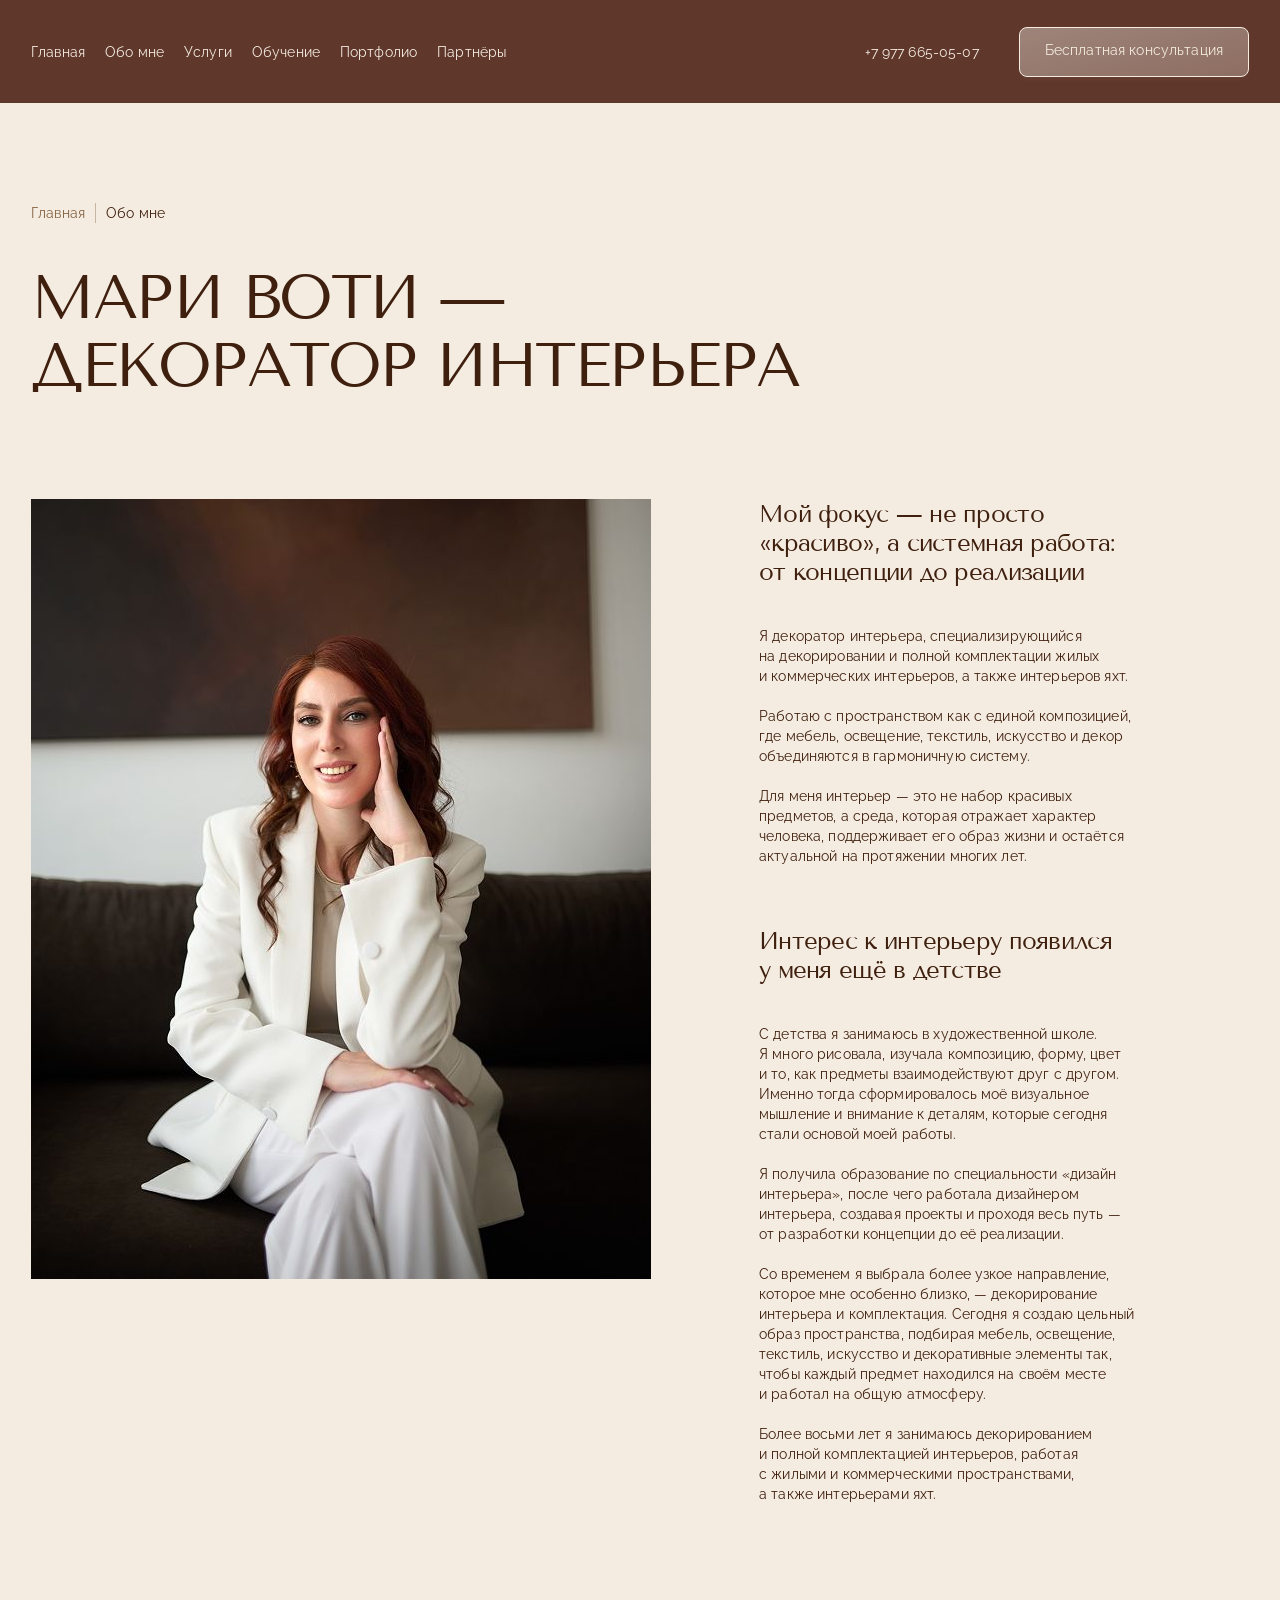
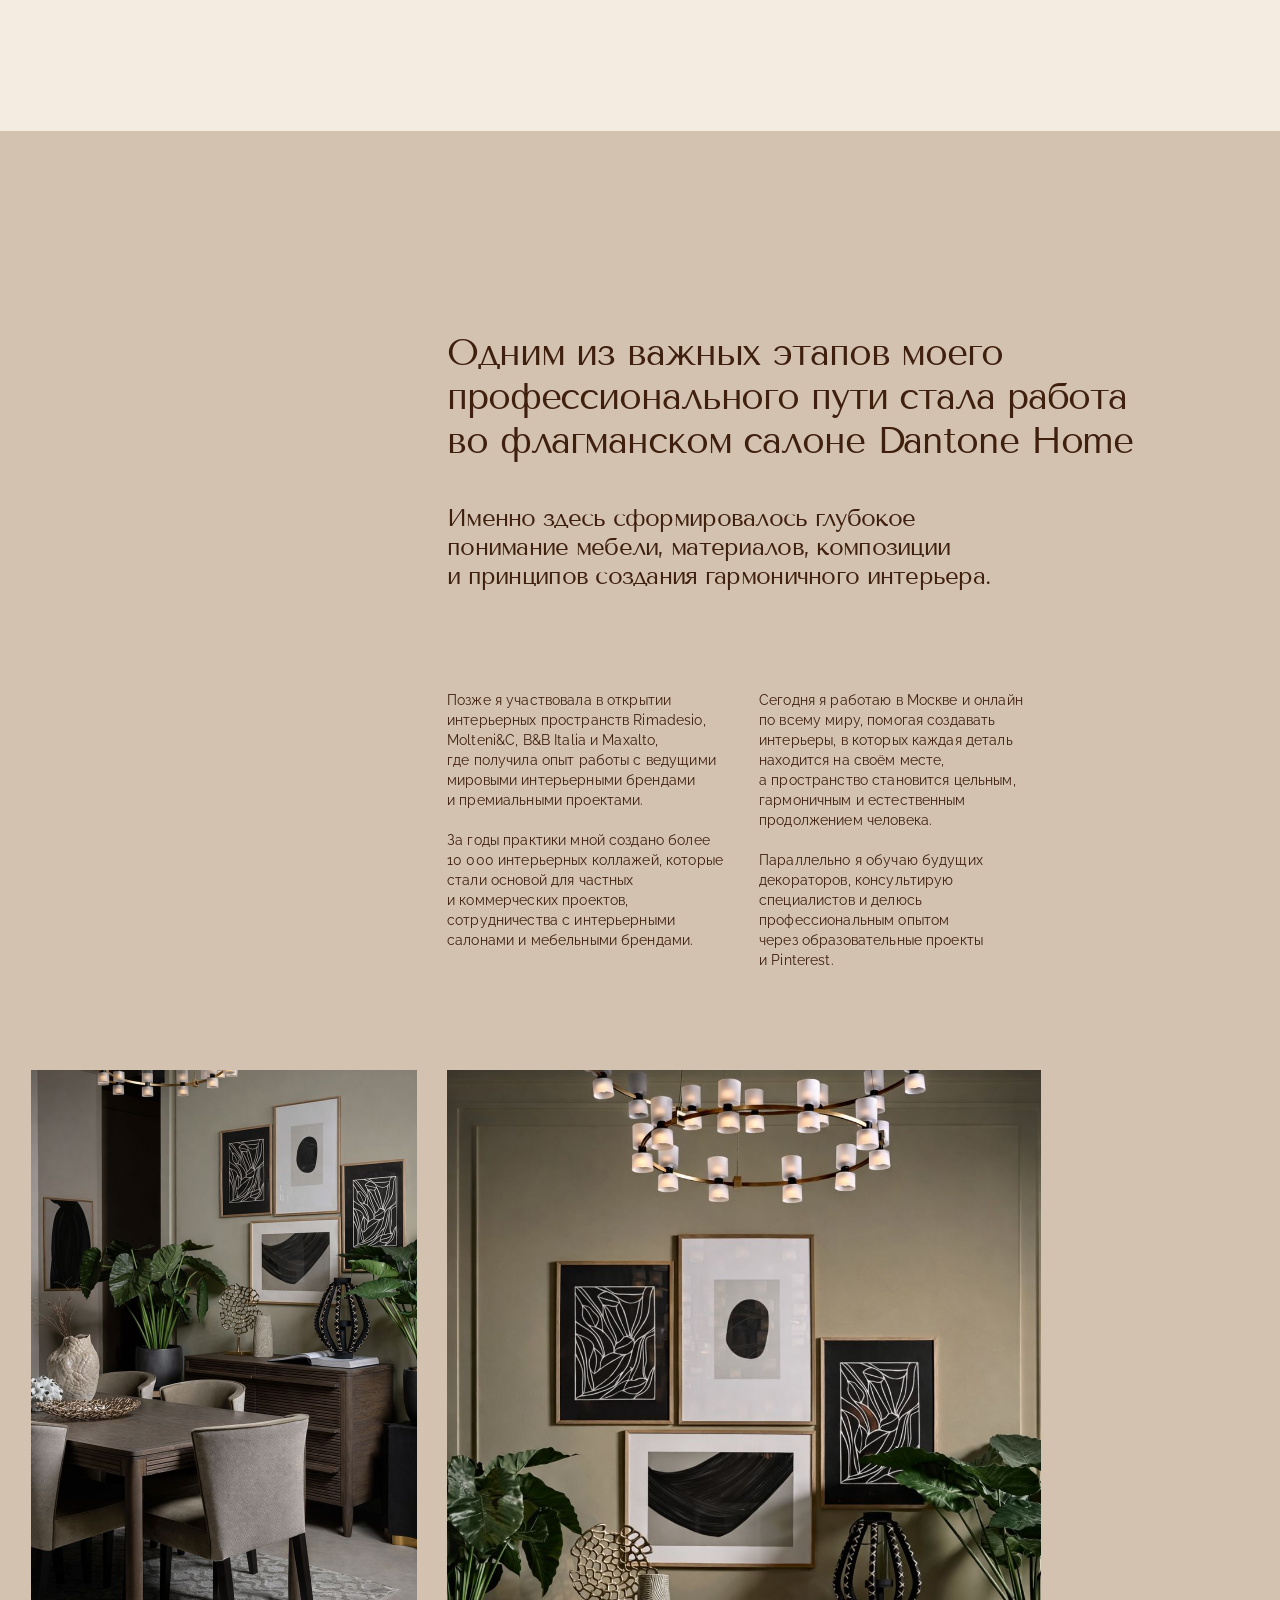
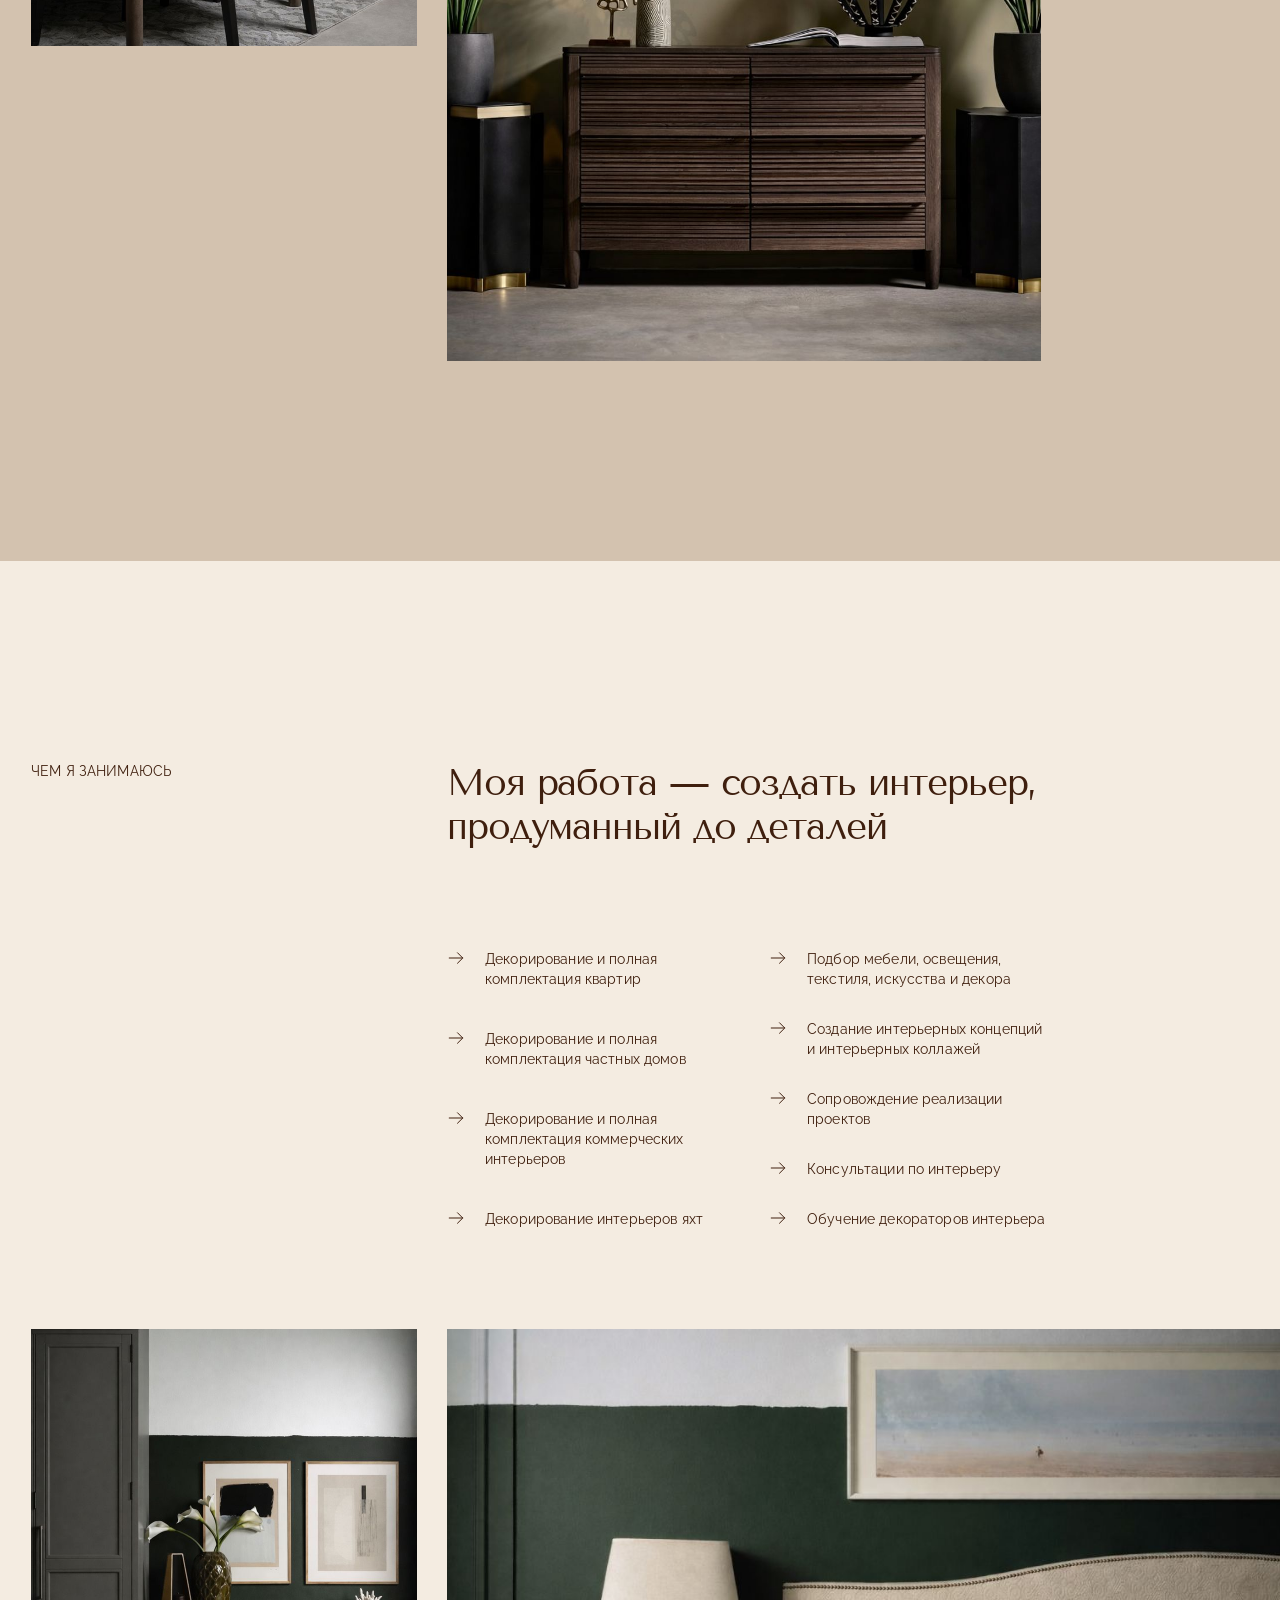
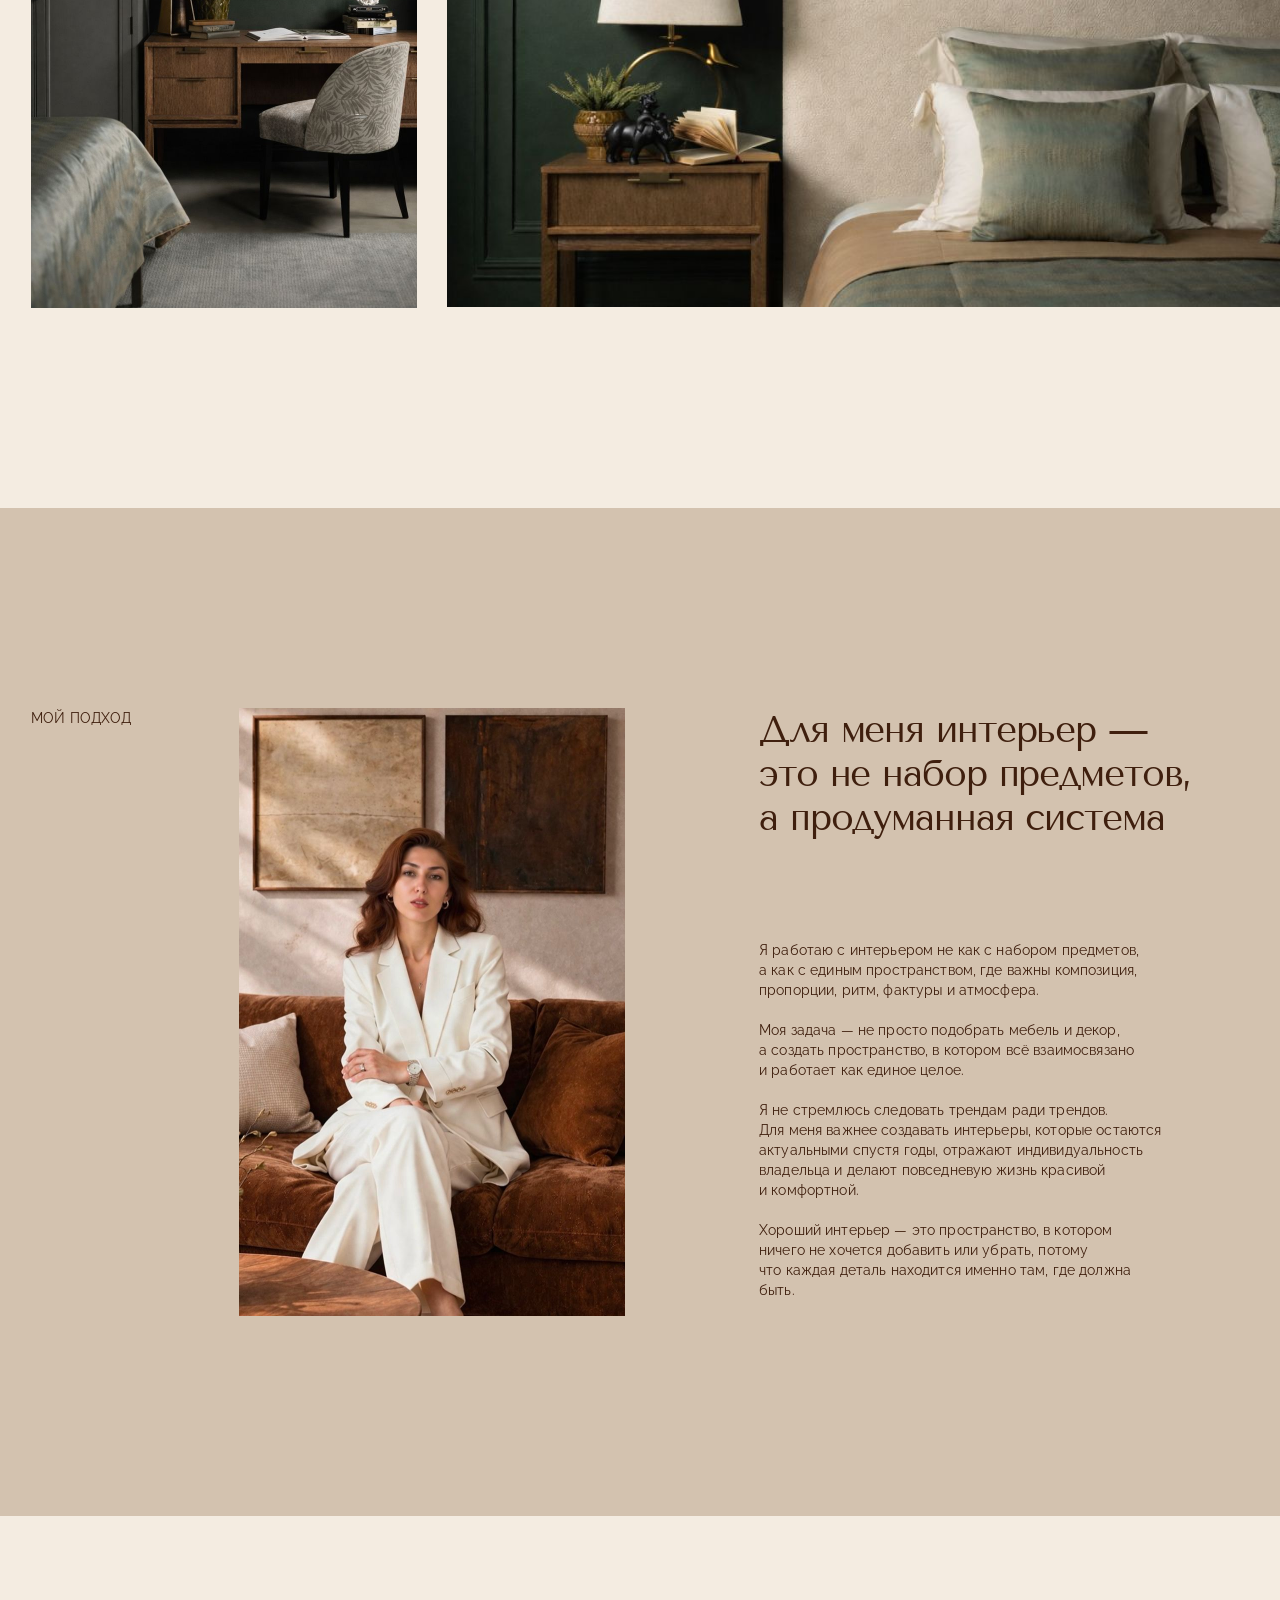
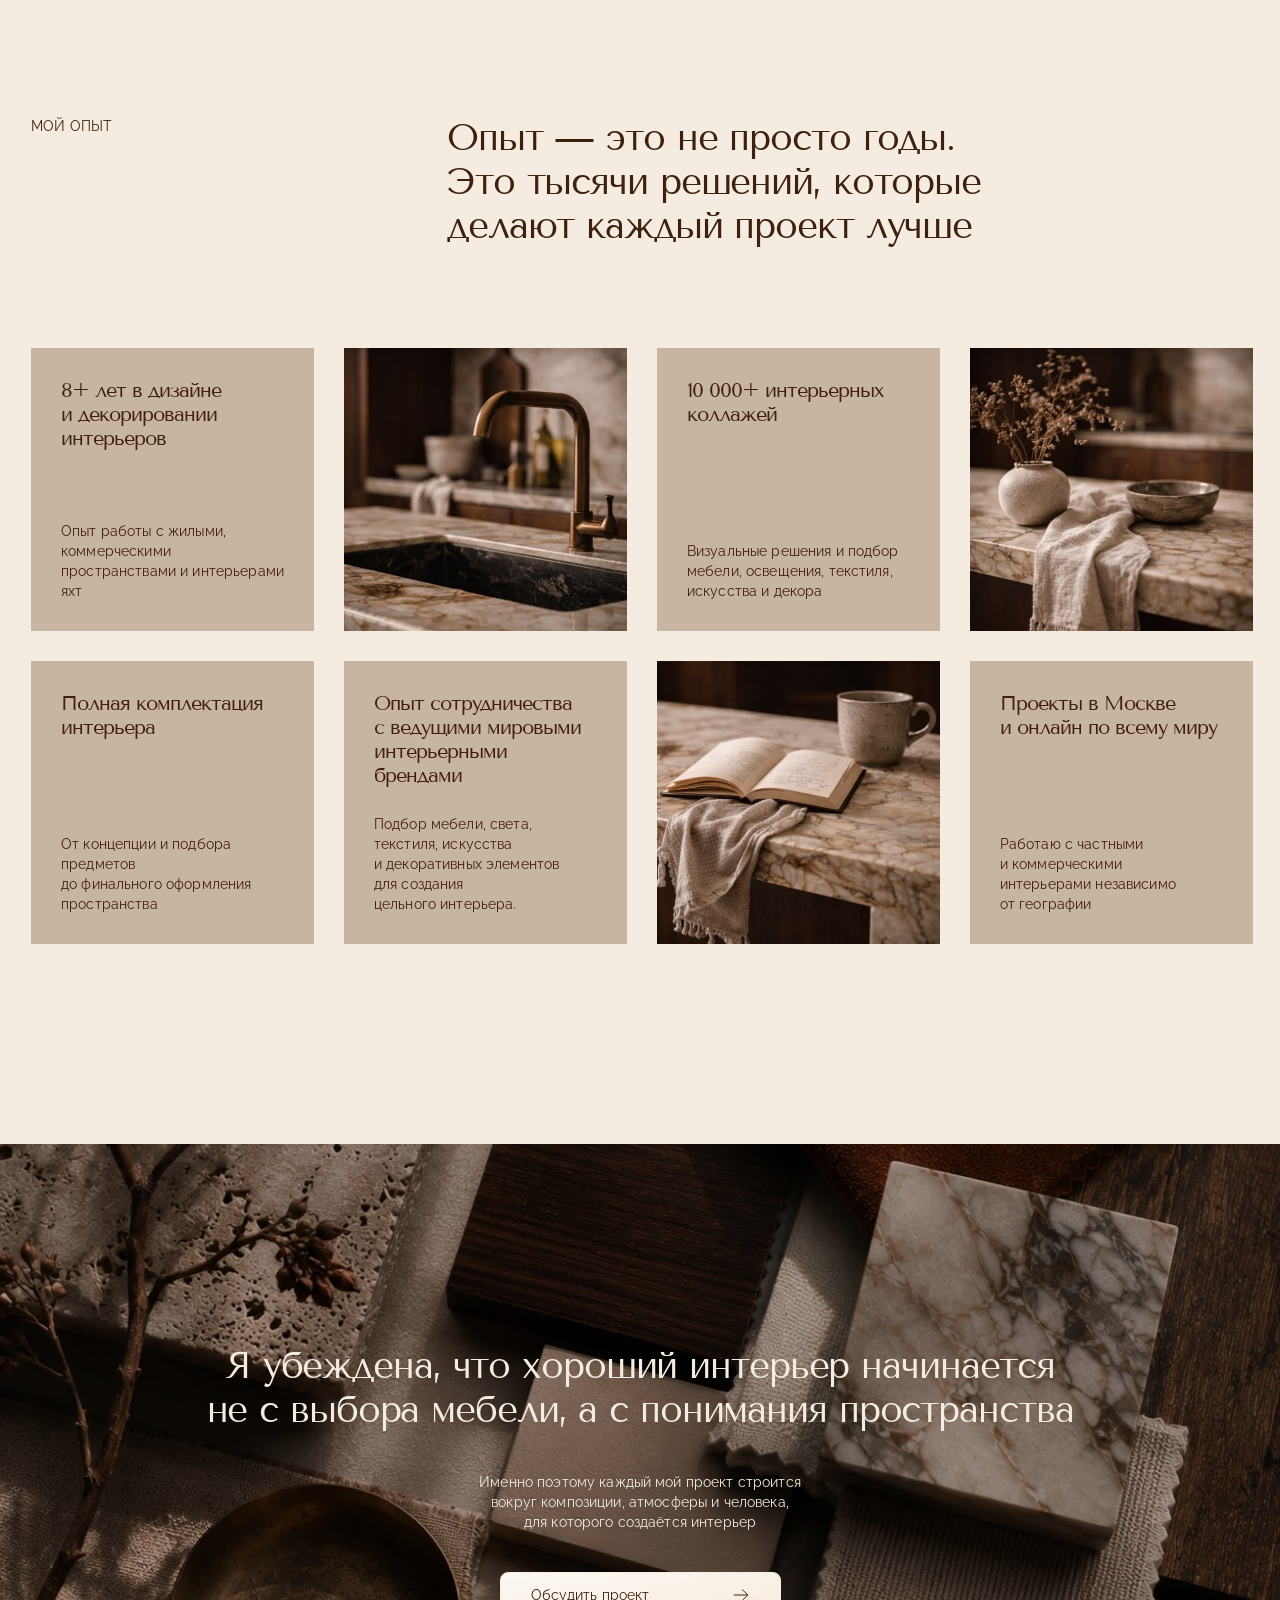
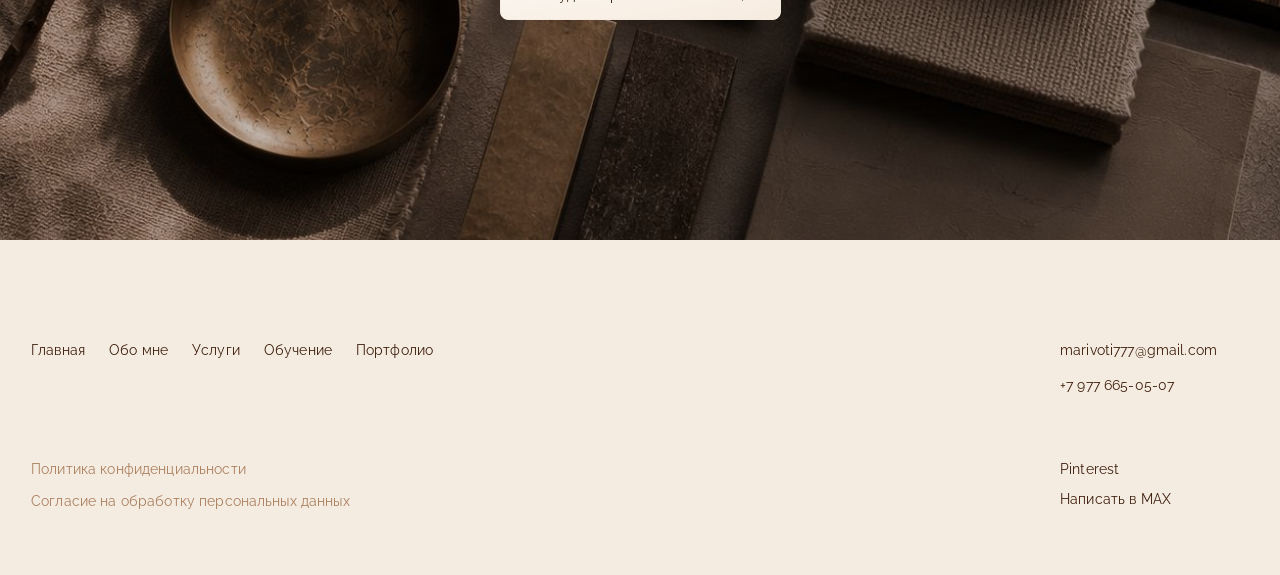
<file: about.html>
<!DOCTYPE html>
<html lang="ru">
<head>
  <meta charset="UTF-8">
  <meta name="viewport" content="width=device-width, initial-scale=1">
  <title>Обо мне — Мари Воти, декоратор интерьера</title>
  <meta name="description" content="Мари Воти — декоратор интерьера: более 8 лет декорирования и полной комплектации жилых и коммерческих интерьеров, а также интерьеров яхт.">

  <link rel="preconnect" href="https://fonts.googleapis.com">
  <link rel="preconnect" href="https://fonts.gstatic.com" crossorigin>
  <link rel="stylesheet" href="https://fonts.googleapis.com/css2?family=Raleway:wght@400&family=Tenor+Sans&display=swap">
  <link rel="stylesheet" href="css/main.css">
</head>
<body>
<div class="page">

  <!-- Header -->
  <header class="header header--solid">
    <div class="container header__inner">
      <button class="header__burger" type="button" aria-label="Открыть меню" data-menu-open>
        <img src="img/icons/menu.svg" alt="">
      </button>

      <nav class="header__nav" aria-label="Основное меню">
        <a class="header__link" href="index.html">Главная</a>
        <a class="header__link" href="about.html">Обо мне</a>
        <a class="header__link" href="services.html">Услуги</a>
        <a class="header__link" href="study.html">Обучение</a>
        <a class="header__link" href="portfolio.html">Портфолио</a>
        <a class="header__link" href="partners.html">Партнёры</a>
      </nav>

      <div class="header__right">
        <a class="header__phone" href="tel:+79776650507">+7 977 665-05-07</a>
        <button class="btn-ghost header__btn" type="button" data-modal-open="request">Бесплатная консультация</button>
      </div>
    </div>
  </header>

  <!-- Mobile menu -->
  <div class="menu__overlay" data-menu-close></div>
  <div class="menu" id="menu" aria-hidden="true">
    <button class="menu__close" type="button" aria-label="Закрыть меню" data-menu-close>
      <img src="img/icons/close.svg" alt="">
    </button>
    <nav class="menu__nav" aria-label="Мобильное меню">
      <a class="menu__link" href="index.html">Главная</a>
      <a class="menu__link" href="about.html">Обо мне</a>
      <a class="menu__link" href="services.html">Услуги</a>
      <a class="menu__link" href="study.html">Обучение</a>
      <a class="menu__link" href="portfolio.html">Портфолио</a>
      <a class="menu__link" href="partners.html">Партнёры</a>
    </nav>
  </div>

  <main>

    <!-- 1. Intro -->
    <section class="page-head intro">
      <div class="container">
        <nav class="breadcrumbs" aria-label="Хлебные крошки">
          <ol class="breadcrumbs__list">
            <li class="breadcrumbs__item"><a href="index.html">Главная</a></li>
            <li class="breadcrumbs__item" aria-current="page">Обо мне</li>
          </ol>
        </nav>

        <h1 class="page-head__title">Мари Воти&nbsp;—<br> декоратор интерьера</h1>

        <div class="intro__body">
          <div class="intro__photo">
            <img src="img/about/intro.jpg" alt="Мари Воти" fetchpriority="high">
          </div>

          <div class="intro__content">
            <div class="intro__block">
              <h2 class="intro__subtitle">Мой&nbsp;фокус&nbsp;— не&nbsp;просто «красиво», а&nbsp;системная&nbsp;работа: от&nbsp;концепции до&nbsp;реализации</h2>
              <div class="intro__text text">
                <p>Я&nbsp;декоратор интерьера, специализирующийся на&nbsp;декорировании и&nbsp;полной комплектации жилых и&nbsp;коммерческих интерьеров, а&nbsp;также&nbsp;интерьеров&nbsp;яхт.</p>
                <p>Работаю с&nbsp;пространством как&nbsp;с&nbsp;единой композицией, где&nbsp;мебель, освещение, текстиль, искусство и&nbsp;декор объединяются в&nbsp;гармоничную систему.</p>
                <p>Для&nbsp;меня интерьер&nbsp;— это&nbsp;не&nbsp;набор красивых предметов, а&nbsp;среда, которая отражает характер человека, поддерживает его&nbsp;образ жизни и&nbsp;остаётся актуальной на&nbsp;протяжении многих&nbsp;лет.</p>
              </div>
            </div>

            <div class="intro__block">
              <h2 class="intro__subtitle intro__subtitle--narrow">Интерес к&nbsp;интерьеру появился у&nbsp;меня ещё&nbsp;в&nbsp;детстве</h2>
              <div class="intro__text text">
                <p>С&nbsp;детства я&nbsp;занимаюсь в&nbsp;художественной школе. Я&nbsp;много рисовала, изучала композицию, форму, цвет и&nbsp;то, как&nbsp;предметы взаимодействуют друг с&nbsp;другом. Именно тогда&nbsp;сформировалось моё&nbsp;визуальное мышление и&nbsp;внимание к&nbsp;деталям, которые сегодня стали основой моей работы.</p>
                <p>Я&nbsp;получила образование по&nbsp;специальности «дизайн интерьера», после&nbsp;чего&nbsp;работала дизайнером интерьера, создавая проекты и&nbsp;проходя весь путь&nbsp;— от&nbsp;разработки концепции до&nbsp;её&nbsp;реализации.</p>
                <p>Со&nbsp;временем я&nbsp;выбрала более узкое направление, которое мне&nbsp;особенно близко, — декорирование интерьера и&nbsp;комплектация. Сегодня я&nbsp;создаю цельный образ пространства, подбирая мебель, освещение, текстиль, искусство и&nbsp;декоративные элементы так, чтобы&nbsp;каждый предмет находился на&nbsp;своём месте и&nbsp;работал на&nbsp;общую атмосферу.</p>
                <p>Более восьми лет&nbsp;я&nbsp;занимаюсь декорированием и&nbsp;полной комплектацией интерьеров, работая с&nbsp;жилыми и&nbsp;коммерческими пространствами, а&nbsp;также&nbsp;интерьерами&nbsp;яхт.</p>
              </div>
            </div>
          </div>
        </div>
      </div>
    </section>

    <!-- 2. Профессиональный путь -->
    <section class="story section section--taupe">
      <div class="container">
        <div class="story__head">
          <h2 class="story__title">Одним из&nbsp;важных этапов моего профессионального пути стала работа во&nbsp;флагманском салоне Dantone Home</h2>
          <p class="story__lead">Именно здесь сформировалось глубокое понимание мебели, материалов, композиции и&nbsp;принципов создания гармоничного интерьера.</p>

          <div class="story__texts">
            <div class="text">
              <p>Позже я&nbsp;участвовала в&nbsp;открытии интерьерных пространств Rimadesio, Molteni&amp;C, B&amp;B Italia и&nbsp;Maxalto, где&nbsp;получила опыт работы с&nbsp;ведущими мировыми интерьерными брендами и&nbsp;премиальными проектами.</p>
              <p>За&nbsp;годы практики мной создано более 10&nbsp;000&nbsp;интерьерных коллажей, которые стали основой для&nbsp;частных и&nbsp;коммерческих проектов, сотрудничества с&nbsp;интерьерными салонами и&nbsp;мебельными брендами.</p>
            </div>
            <div class="text">
              <p>Сегодня я&nbsp;работаю в&nbsp;Москве и&nbsp;онлайн по&nbsp;всему миру, помогая создавать интерьеры, в&nbsp;которых каждая деталь находится на&nbsp;своём месте, а&nbsp;пространство становится цельным, гармоничным и&nbsp;естественным продолжением человека.</p>
              <p>Параллельно я&nbsp;обучаю будущих декораторов, консультирую специалистов и&nbsp;делюсь профессиональным опытом через&nbsp;образовательные проекты и&nbsp;Pinterest.</p>
            </div>
          </div>
        </div>

        <div class="story__photos">
          <div class="story__small">
            <img src="img/about/story-small.jpg" alt="" loading="lazy">
          </div>
          <div class="story__big">
            <img src="img/about/story-big.jpg" alt="" loading="lazy">
          </div>
        </div>
      </div>
    </section>

    <!-- 3. Чем я занимаюсь -->
    <section class="expertise section">
      <div class="container">
        <div class="row section-head">
          <div class="col-12 section-head__label-col">
            <p class="section-head__label">Чем я&nbsp;занимаюсь</p>
          </div>
          <div class="col section-head__title-col">
            <h2 class="section-head__title">Моя&nbsp;работа&nbsp;— создать интерьер, продуманный до&nbsp;деталей</h2>

            <div class="expertise__lists">
              <ul class="expertise__list">
                <li class="point">Декорирование и&nbsp;полная комплектация квартир</li>
                <li class="point">Декорирование и&nbsp;полная комплектация частных домов</li>
                <li class="point">Декорирование и&nbsp;полная комплектация коммерческих интерьеров</li>
                <li class="point">Декорирование интерьеров яхт</li>
              </ul>
              <ul class="expertise__list">
                <li class="point">Подбор мебели, освещения, текстиля, искусства и&nbsp;декора</li>
                <li class="point">Создание интерьерных концепций и&nbsp;интерьерных коллажей</li>
                <li class="point">Сопровождение реализации проектов</li>
                <li class="point">Консультации по интерьеру</li>
                <li class="point">Обучение декораторов интерьера</li>
              </ul>
            </div>
          </div>
        </div>

        <div class="expertise__photos">
          <div class="expertise__small">
            <img src="img/about/services-small.jpg" alt="" loading="lazy">
          </div>
          <div class="expertise__big">
            <img src="img/about/services-big.jpg" alt="" loading="lazy">
          </div>
        </div>
      </div>
    </section>

    <!-- 4. Мой подход -->
    <section class="approach section section--taupe">
      <div class="container approach__grid">
        <p class="approach__label">Мой подход</p>
        <h2 class="approach__title">Для&nbsp;меня интерьер&nbsp;— это&nbsp;не&nbsp;набор предметов, а&nbsp;продуманная система</h2>
        <div class="approach__photo">
          <img src="img/about/approach.jpg" alt="" loading="lazy">
        </div>
        <div class="approach__text text">
          <p>Я&nbsp;работаю с&nbsp;интерьером не&nbsp;как&nbsp;с&nbsp;набором предметов, а&nbsp;как&nbsp;с&nbsp;единым пространством, где&nbsp;важны композиция, пропорции, ритм, фактуры и&nbsp;атмосфера.</p>
          <p>Моя&nbsp;задача&nbsp;— не&nbsp;просто подобрать мебель и&nbsp;декор, а&nbsp;создать пространство, в&nbsp;котором всё&nbsp;взаимосвязано и&nbsp;работает как&nbsp;единое целое.</p>
          <p>Я&nbsp;не&nbsp;стремлюсь следовать трендам ради&nbsp;трендов. Для&nbsp;меня важнее создавать интерьеры, которые остаются актуальными спустя годы, отражают индивидуальность владельца и&nbsp;делают повседневую жизнь красивой и&nbsp;комфортной.</p>
          <p>Хороший интерьер&nbsp;— это&nbsp;пространство, в&nbsp;котором ничего не&nbsp;хочется добавить или&nbsp;убрать, потому что&nbsp;каждая деталь находится именно там, где&nbsp;должна быть.</p>
        </div>
      </div>
    </section>

    <!-- 5. Мой опыт -->
    <section class="experience section">
      <div class="container">
        <div class="row section-head">
          <div class="col-12 section-head__label-col">
            <p class="section-head__label">Мой опыт</p>
          </div>
          <div class="col section-head__title-col">
            <h2 class="section-head__title">Опыт&nbsp;— это&nbsp;не&nbsp;просто годы. Это&nbsp;тысячи решений, которые делают каждый проект лучше</h2>
          </div>
        </div>

        <!-- Карточки выводятся в цикле: текстовая (.exp-card) или фото (.exp-card--photo) -->
        <div class="experience__cards">
          <div class="exp-card">
            <h3 class="exp-card__title">8+ лет&nbsp;в&nbsp;дизайне и&nbsp;декорировании интерьеров</h3>
            <p class="exp-card__text">Опыт работы с&nbsp;жилыми, коммерческими пространствами&nbsp;и&nbsp;интерьерами яхт</p>
          </div>
          <div class="exp-card exp-card--photo">
            <img src="img/about/exp-1.jpg" alt="" loading="lazy">
          </div>
          <div class="exp-card">
            <h3 class="exp-card__title">10&nbsp;000+ интерьерных коллажей</h3>
            <p class="exp-card__text">Визуальные решения и&nbsp;подбор мебели, освещения, текстиля, искусства и&nbsp;декора</p>
          </div>
          <div class="exp-card exp-card--photo">
            <img src="img/about/exp-2.jpg" alt="" loading="lazy">
          </div>
          <div class="exp-card">
            <h3 class="exp-card__title">Полная комплектация интерьера</h3>
            <p class="exp-card__text">От&nbsp;концепции и&nbsp;подбора предметов до&nbsp;финального&nbsp;оформления пространства</p>
          </div>
          <div class="exp-card">
            <h3 class="exp-card__title">Опыт сотрудничества с&nbsp;ведущими мировыми интерьерными брендами</h3>
            <p class="exp-card__text">Подбор мебели, света, текстиля, искусства и&nbsp;декоративных элементов для&nbsp;создания цельного&nbsp;интерьера.</p>
          </div>
          <div class="exp-card exp-card--photo">
            <img src="img/about/exp-3.jpg" alt="" loading="lazy">
          </div>
          <div class="exp-card">
            <h3 class="exp-card__title">Проекты в&nbsp;Москве и&nbsp;онлайн по всему миру</h3>
            <p class="exp-card__text">Работаю с&nbsp;частными и&nbsp;коммерческими интерьерами&nbsp;независимо от&nbsp;географии</p>
          </div>
        </div>
      </div>
    </section>

    <!-- 6. CTA -->
    <section class="cta cta--text cta--quote">
      <div class="cta__bg">
        <img src="img/about/cta-bg.jpg" alt="" loading="lazy">
      </div>
      <div class="container cta__container">
        <h2 class="cta__title">Я&nbsp;убеждена, что хороший интерьер начинается не&nbsp;с&nbsp;выбора мебели, а&nbsp;с понимания пространства</h2>
        <p class="cta__text">Именно поэтому каждый мой проект строится вокруг композиции, атмосферы и&nbsp;человека, для которого создаётся интерьер</p>
        <button class="cta__btn btn-main" type="button" data-modal-open="request">
          Обсудить проект
          <span class="btn-main__icon"></span>
        </button>
      </div>
    </section>

  </main>

  <!-- Footer -->
  <footer class="footer">
    <div class="container footer__grid">
      <nav class="footer__nav" aria-label="Меню в подвале">
        <a class="footer__link" href="index.html">Главная</a>
        <a class="footer__link" href="about.html">Обо мне</a>
        <a class="footer__link" href="services.html">Услуги</a>
        <a class="footer__link" href="study.html">Обучение</a>
        <a class="footer__link" href="portfolio.html">Портфолио</a>
      </nav>

      <div class="footer__contacts">
        <a class="footer__link" href="mailto:marivoti777@gmail.com">marivoti777@gmail.com</a>
        <a class="footer__link" href="tel:+79776650507">+7 977 665-05-07</a>
      </div>

      <div class="footer__socials">
        <a class="footer__link" href="https://pin.it/7h96kgqGU" target="_blank" rel="noopener">Pinterest</a>
        <a class="footer__link" href="https://max.ru/u/f9LHodD0cOIXJjgzMkssc7YjojEIRzh0xoXkBj0CArRzwf6h1e18GyQPBLI" target="_blank" rel="noopener">Написать в&nbsp;MAX</a>
      </div>

      <div class="footer__legal">
        <a class="footer__link footer__link--accent" href="privacy.html">Политика конфиденциальности</a>
        <a class="footer__link footer__link--accent" href="consent.html">Согласие на обработку персональных данных</a>
      </div>
    </div>
  </footer>

</div>

<!-- Modal: request -->
<div class="modal" id="modal-request" aria-hidden="true" data-modal>
  <div class="modal__dialog" role="dialog" aria-modal="true" aria-labelledby="modal-request-title">
    <button class="modal__close" type="button" aria-label="Закрыть" data-modal-close></button>
    <div class="modal__img">
      <img src="img/main/modal.jpg" alt="" loading="lazy">
    </div>

    <form class="modal__form" action="#" method="post" novalidate data-request-form>
      <h2 class="modal__title" id="modal-request-title">Оставить заявку</h2>

      <div class="modal__fields">
        <label class="field">
          <span class="field__label">Имя</span>
          <span class="field__wrap">
            <input class="field__input" type="text" name="name" autocomplete="name" required>
            <img class="field__alert" src="img/icons/alert.svg" alt="">
          </span>
        </label>
        <label class="field">
          <span class="field__label">Телефон</span>
          <span class="field__wrap">
            <input class="field__input" type="tel" name="phone" placeholder="+7 (000) 000–00–00" autocomplete="tel" required data-phone-mask>
            <img class="field__alert" src="img/icons/alert.svg" alt="">
          </span>
        </label>
      </div>

      <div class="modal__submit">
        <button class="btn-main btn-main--dark" type="submit">
          Отправить
          <span class="btn-main__icon"></span>
        </button>
        <label class="consent">
          <input type="checkbox" name="agree" required>
          <span class="consent__box"></span>
          <span>Оставляя заявку вы соглашаетесь с <a href="privacy.html">политикой конфиденциальности</a></span>
        </label>
      </div>
    </form>
  </div>
</div>

<!-- Modal: thanks -->
<div class="modal" id="modal-thanks" aria-hidden="true" data-modal>
  <div class="modal__dialog modal__dialog--thanks" role="dialog" aria-modal="true" aria-labelledby="modal-thanks-title">
    <button class="modal__close" type="button" aria-label="Закрыть" data-modal-close></button>
    <h2 class="modal__title" id="modal-thanks-title">Благодарю за заявку!</h2>
    <p class="modal__text">Скоро свяжусь, чтобы обсудить ваш проект</p>
    <a class="modal__home btn-main btn-main--dark" href="index.html">
      На главную
      <span class="btn-main__icon"></span>
    </a>
  </div>
</div>

<script src="js/main.js"></script>
</body>
</html>
</file>
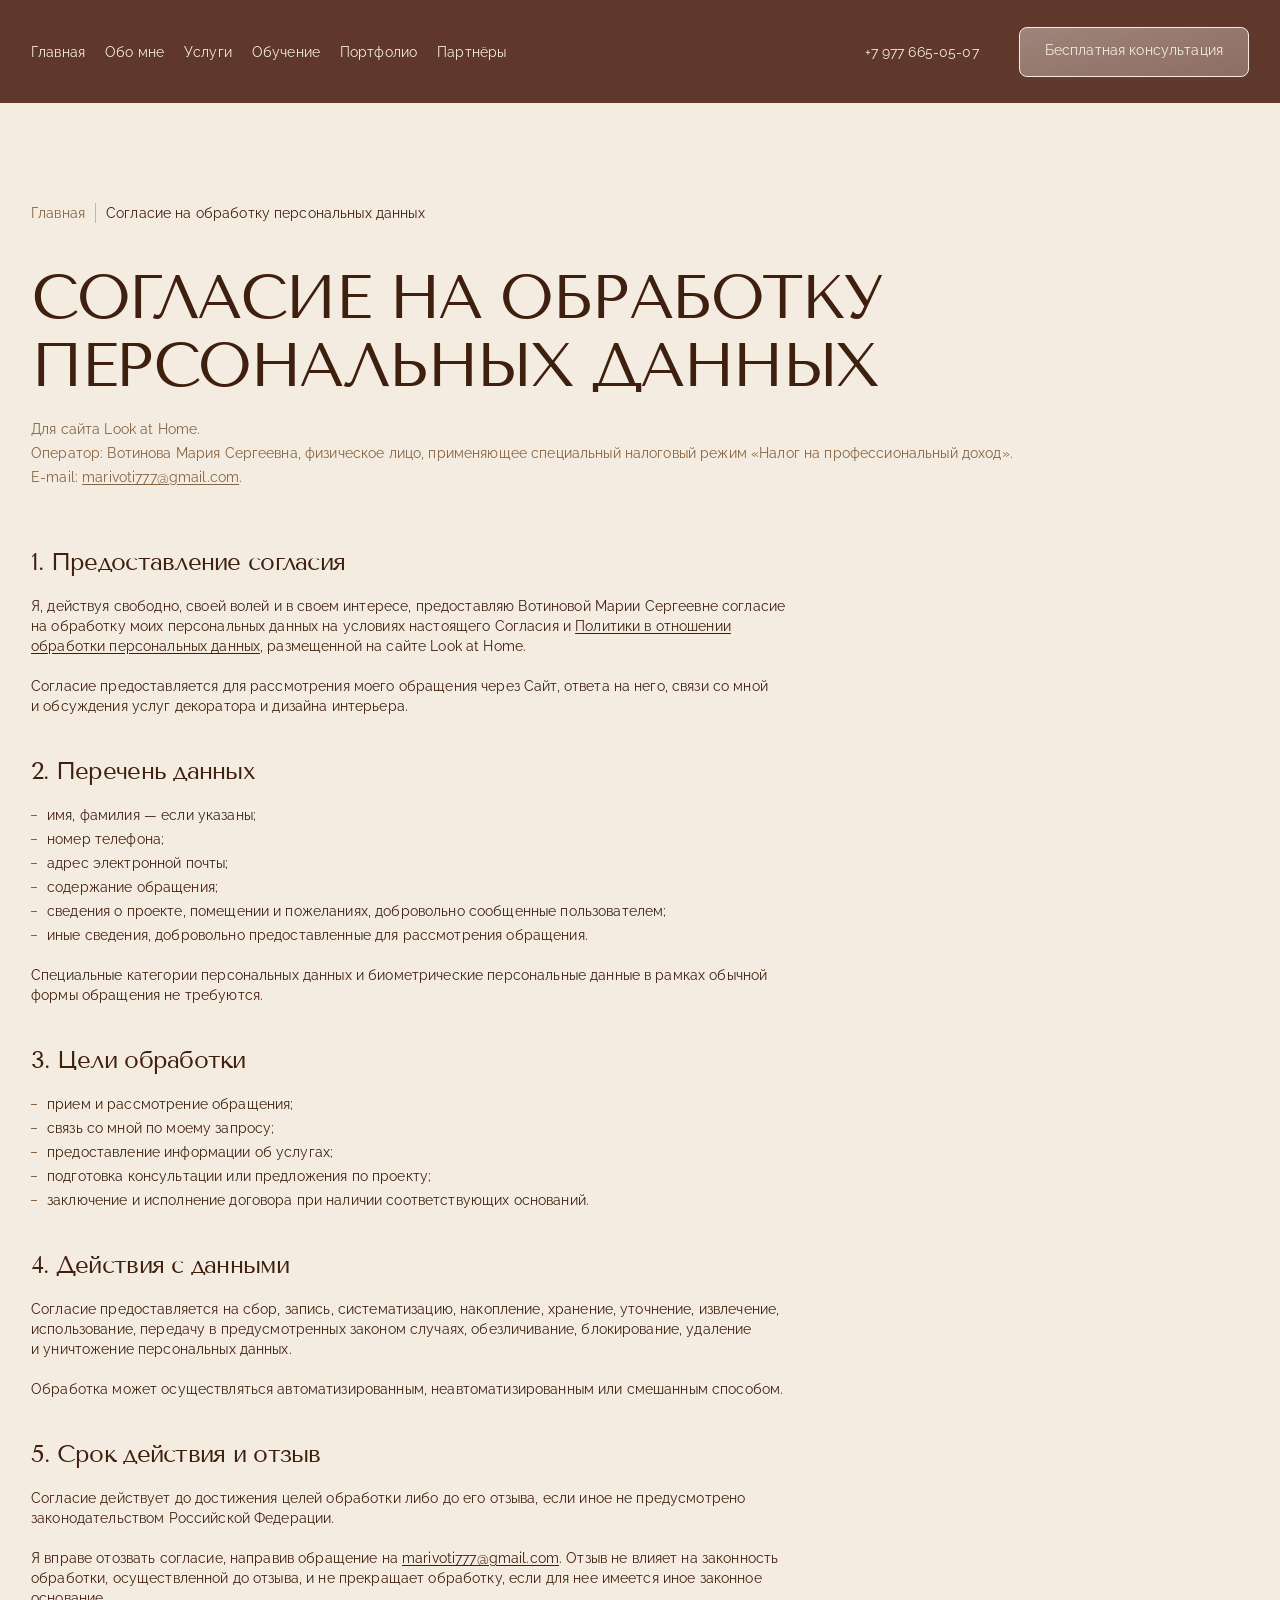
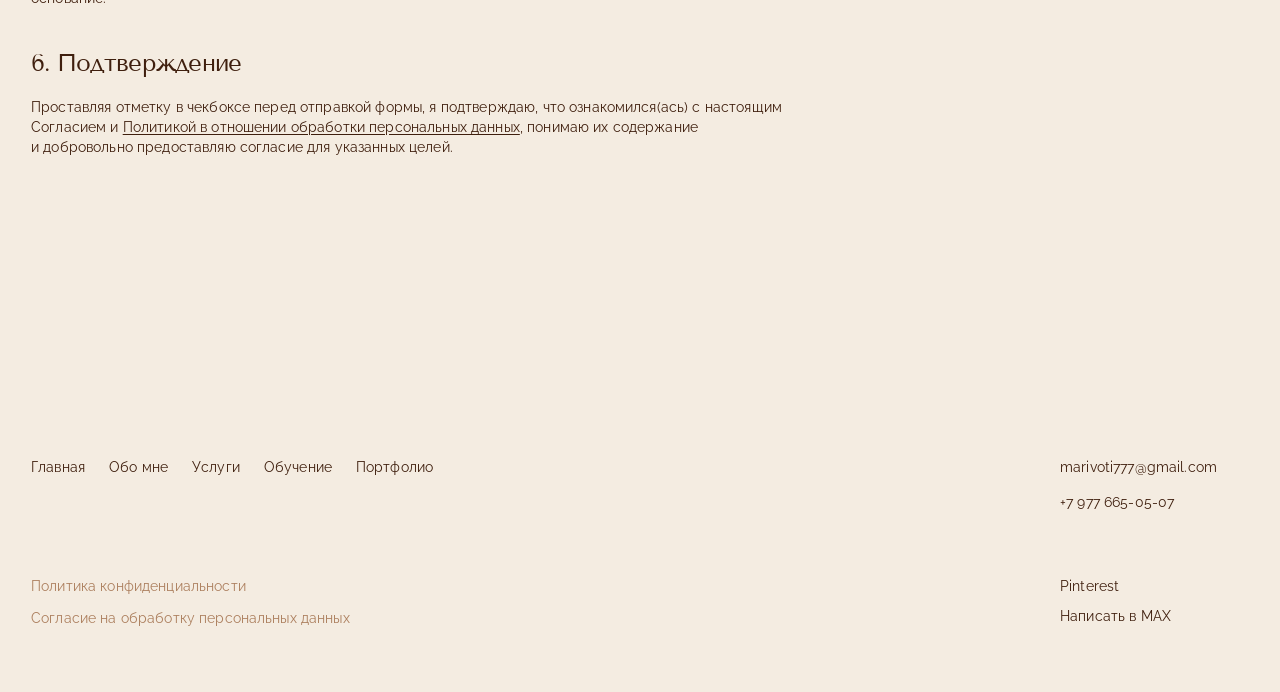
<file: consent.html>
<!DOCTYPE html>
<html lang="ru">
<head>
  <meta charset="UTF-8">
  <meta name="viewport" content="width=device-width, initial-scale=1">
  <title>Согласие на обработку персональных данных — Мари Воти, декоратор интерьера</title>
  <meta name="description" content="Согласие на обработку персональных данных для обращений через сайт Look at Home.">

  <link rel="preconnect" href="https://fonts.googleapis.com">
  <link rel="preconnect" href="https://fonts.gstatic.com" crossorigin>
  <link rel="stylesheet" href="https://fonts.googleapis.com/css2?family=Raleway:wght@400&family=Tenor+Sans&display=swap">
  <link rel="stylesheet" href="css/main.css">
</head>
<body>
<div class="page">

  <!-- Header -->
  <header class="header header--solid">
    <div class="container header__inner">
      <button class="header__burger" type="button" aria-label="Открыть меню" data-menu-open>
        <img src="img/icons/menu.svg" alt="">
      </button>

      <nav class="header__nav" aria-label="Основное меню">
        <a class="header__link" href="index.html">Главная</a>
        <a class="header__link" href="about.html">Обо мне</a>
        <a class="header__link" href="services.html">Услуги</a>
        <a class="header__link" href="study.html">Обучение</a>
        <a class="header__link" href="portfolio.html">Портфолио</a>
        <a class="header__link" href="partners.html">Партнёры</a>
      </nav>

      <div class="header__right">
        <a class="header__phone" href="tel:+79776650507">+7 977 665-05-07</a>
        <button class="btn-ghost header__btn" type="button" data-modal-open="request">Бесплатная консультация</button>
      </div>
    </div>
  </header>

  <!-- Mobile menu -->
  <div class="menu__overlay" data-menu-close></div>
  <div class="menu" id="menu" aria-hidden="true">
    <button class="menu__close" type="button" aria-label="Закрыть меню" data-menu-close>
      <img src="img/icons/close.svg" alt="">
    </button>
    <nav class="menu__nav" aria-label="Мобильное меню">
      <a class="menu__link" href="index.html">Главная</a>
      <a class="menu__link" href="about.html">Обо мне</a>
      <a class="menu__link" href="services.html">Услуги</a>
      <a class="menu__link" href="study.html">Обучение</a>
      <a class="menu__link" href="portfolio.html">Портфолио</a>
      <a class="menu__link" href="partners.html">Партнёры</a>
    </nav>
  </div>

  <main>

    <section class="page-head legal">
      <div class="container">
        <nav class="breadcrumbs" aria-label="Хлебные крошки">
          <ol class="breadcrumbs__list">
            <li class="breadcrumbs__item"><a href="index.html">Главная</a></li>
            <li class="breadcrumbs__item" aria-current="page">Согласие на обработку персональных данных</li>
          </ol>
        </nav>

        <h1 class="page-head__title">Согласие на&nbsp;обработку персональных данных</h1>

        <div class="legal__meta text">
          <p>Для&nbsp;сайта Look at Home.</p>
          <p>Оператор: Вотинова Мария Сергеевна, физическое лицо, применяющее специальный налоговый режим «Налог на&nbsp;профессиональный доход».</p>
          <p>E-mail: <a class="legal__link" href="mailto:marivoti777@gmail.com">marivoti777@gmail.com</a>.</p>
        </div>

        <div class="legal__body">
          <section class="legal__section">
            <h2 class="legal__title">1. Предоставление согласия</h2>
            <div class="text">
              <p>Я, действуя свободно, своей волей и&nbsp;в&nbsp;своем интересе, предоставляю Вотиновой Марии Сергеевне согласие на&nbsp;обработку моих персональных данных на&nbsp;условиях настоящего Согласия и&nbsp;<a class="legal__link" href="privacy.html">Политики в&nbsp;отношении обработки персональных данных</a>, размещенной на&nbsp;сайте Look at Home.</p>
              <p>Согласие предоставляется для&nbsp;рассмотрения моего обращения через Сайт, ответа на&nbsp;него, связи со&nbsp;мной и&nbsp;обсуждения услуг декоратора и&nbsp;дизайна интерьера.</p>
            </div>
          </section>

          <section class="legal__section">
            <h2 class="legal__title">2. Перечень данных</h2>
            <ul class="legal__list">
              <li>имя, фамилия&nbsp;— если указаны;</li>
              <li>номер телефона;</li>
              <li>адрес электронной почты;</li>
              <li>содержание обращения;</li>
              <li>сведения о&nbsp;проекте, помещении и&nbsp;пожеланиях, добровольно сообщенные пользователем;</li>
              <li>иные сведения, добровольно предоставленные для&nbsp;рассмотрения обращения.</li>
            </ul>
            <div class="text">
              <p>Специальные категории персональных данных и&nbsp;биометрические персональные данные в&nbsp;рамках обычной формы обращения не&nbsp;требуются.</p>
            </div>
          </section>

          <section class="legal__section">
            <h2 class="legal__title">3. Цели обработки</h2>
            <ul class="legal__list">
              <li>прием и&nbsp;рассмотрение обращения;</li>
              <li>связь со&nbsp;мной по&nbsp;моему запросу;</li>
              <li>предоставление информации об&nbsp;услугах;</li>
              <li>подготовка консультации или предложения по&nbsp;проекту;</li>
              <li>заключение и&nbsp;исполнение договора при&nbsp;наличии соответствующих оснований.</li>
            </ul>
          </section>

          <section class="legal__section">
            <h2 class="legal__title">4. Действия с&nbsp;данными</h2>
            <div class="text">
              <p>Согласие предоставляется на&nbsp;сбор, запись, систематизацию, накопление, хранение, уточнение, извлечение, использование, передачу в&nbsp;предусмотренных законом случаях, обезличивание, блокирование, удаление и&nbsp;уничтожение персональных данных.</p>
              <p>Обработка может осуществляться автоматизированным, неавтоматизированным или смешанным способом.</p>
            </div>
          </section>

          <section class="legal__section">
            <h2 class="legal__title">5. Срок действия и&nbsp;отзыв</h2>
            <div class="text">
              <p>Согласие действует до&nbsp;достижения целей обработки либо до&nbsp;его отзыва, если иное не&nbsp;предусмотрено законодательством Российской Федерации.</p>
              <p>Я&nbsp;вправе отозвать согласие, направив обращение на&nbsp;<a class="legal__link" href="mailto:marivoti777@gmail.com">marivoti777@gmail.com</a>. Отзыв не&nbsp;влияет на&nbsp;законность обработки, осуществленной до&nbsp;отзыва, и&nbsp;не&nbsp;прекращает обработку, если для&nbsp;нее имеется иное законное основание.</p>
            </div>
          </section>

          <section class="legal__section">
            <h2 class="legal__title">6. Подтверждение</h2>
            <div class="text">
              <p>Проставляя отметку в&nbsp;чекбоксе перед отправкой формы, я&nbsp;подтверждаю, что&nbsp;ознакомился(ась) с&nbsp;настоящим Согласием и&nbsp;<a class="legal__link" href="privacy.html">Политикой в&nbsp;отношении обработки персональных данных</a>, понимаю их&nbsp;содержание и&nbsp;добровольно предоставляю согласие для&nbsp;указанных целей.</p>
            </div>
          </section>
        </div>
      </div>
    </section>

  </main>

  <!-- Footer -->
  <footer class="footer">
    <div class="container footer__grid">
      <nav class="footer__nav" aria-label="Меню в подвале">
        <a class="footer__link" href="index.html">Главная</a>
        <a class="footer__link" href="about.html">Обо мне</a>
        <a class="footer__link" href="services.html">Услуги</a>
        <a class="footer__link" href="study.html">Обучение</a>
        <a class="footer__link" href="portfolio.html">Портфолио</a>
      </nav>

      <div class="footer__contacts">
        <a class="footer__link" href="mailto:marivoti777@gmail.com">marivoti777@gmail.com</a>
        <a class="footer__link" href="tel:+79776650507">+7 977 665-05-07</a>
      </div>

      <div class="footer__socials">
        <a class="footer__link" href="https://pin.it/7h96kgqGU" target="_blank" rel="noopener">Pinterest</a>
        <a class="footer__link" href="https://max.ru/u/f9LHodD0cOIXJjgzMkssc7YjojEIRzh0xoXkBj0CArRzwf6h1e18GyQPBLI" target="_blank" rel="noopener">Написать в&nbsp;MAX</a>
      </div>

      <div class="footer__legal">
        <a class="footer__link footer__link--accent" href="privacy.html">Политика конфиденциальности</a>
        <a class="footer__link footer__link--accent" href="consent.html">Согласие на обработку персональных данных</a>
      </div>
    </div>
  </footer>

</div>

<!-- Modal: request -->
<div class="modal" id="modal-request" aria-hidden="true" data-modal>
  <div class="modal__dialog" role="dialog" aria-modal="true" aria-labelledby="modal-request-title">
    <button class="modal__close" type="button" aria-label="Закрыть" data-modal-close></button>
    <div class="modal__img">
      <img src="img/main/modal.jpg" alt="" loading="lazy">
    </div>

    <form class="modal__form" action="#" method="post" novalidate data-request-form>
      <h2 class="modal__title" id="modal-request-title">Оставить заявку</h2>

      <div class="modal__fields">
        <label class="field">
          <span class="field__label">Имя</span>
          <span class="field__wrap">
            <input class="field__input" type="text" name="name" autocomplete="name" required>
            <img class="field__alert" src="img/icons/alert.svg" alt="">
          </span>
        </label>
        <label class="field">
          <span class="field__label">Телефон</span>
          <span class="field__wrap">
            <input class="field__input" type="tel" name="phone" placeholder="+7 (000) 000–00–00" autocomplete="tel" required data-phone-mask>
            <img class="field__alert" src="img/icons/alert.svg" alt="">
          </span>
        </label>
      </div>

      <div class="modal__submit">
        <button class="btn-main btn-main--dark" type="submit">
          Отправить
          <span class="btn-main__icon"></span>
        </button>
        <label class="consent">
          <input type="checkbox" name="agree" required>
          <span class="consent__box"></span>
          <span>Оставляя заявку вы соглашаетесь с <a href="privacy.html">политикой конфиденциальности</a></span>
        </label>
      </div>
    </form>
  </div>
</div>

<!-- Modal: thanks -->
<div class="modal" id="modal-thanks" aria-hidden="true" data-modal>
  <div class="modal__dialog modal__dialog--thanks" role="dialog" aria-modal="true" aria-labelledby="modal-thanks-title">
    <button class="modal__close" type="button" aria-label="Закрыть" data-modal-close></button>
    <h2 class="modal__title" id="modal-thanks-title">Благодарю за заявку!</h2>
    <p class="modal__text">Скоро свяжусь, чтобы обсудить ваш проект</p>
    <a class="modal__home btn-main btn-main--dark" href="index.html">
      На главную
      <span class="btn-main__icon"></span>
    </a>
  </div>
</div>

<script src="js/main.js"></script>
</body>
</html>
</file>
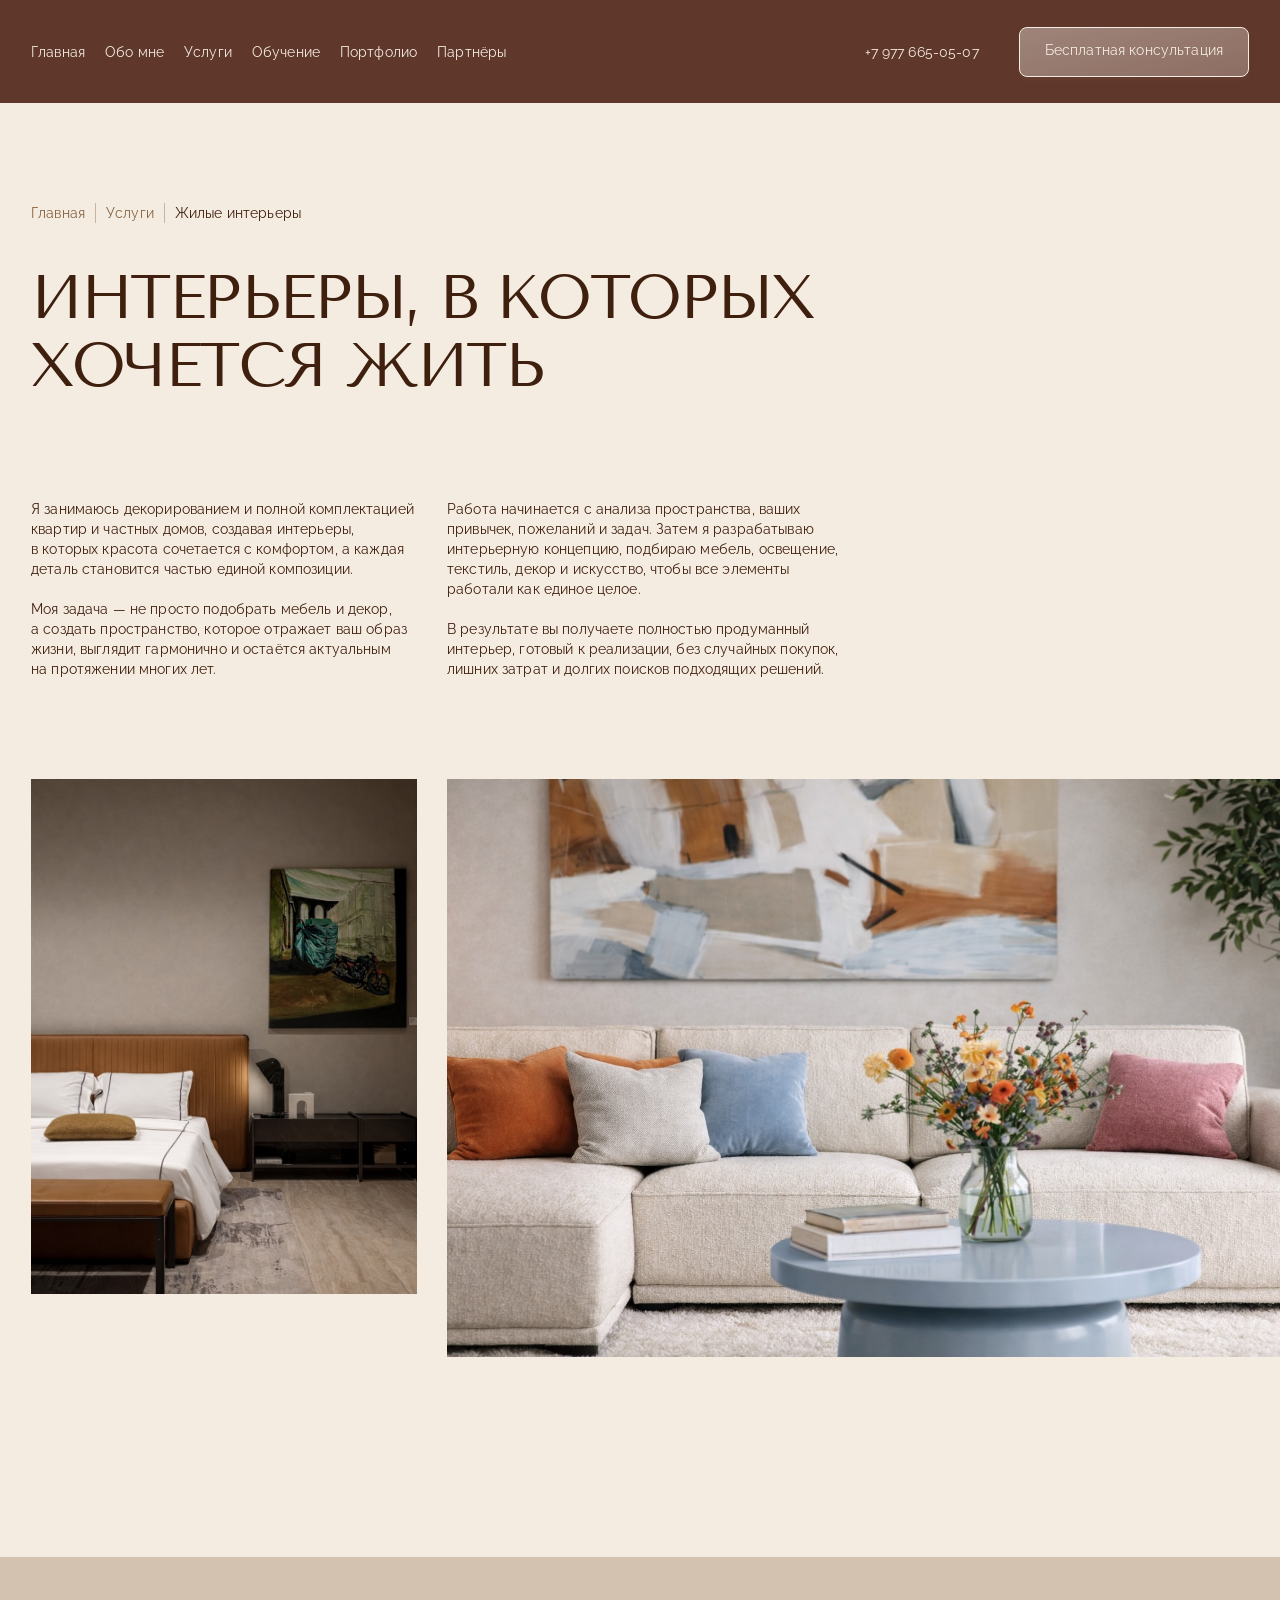
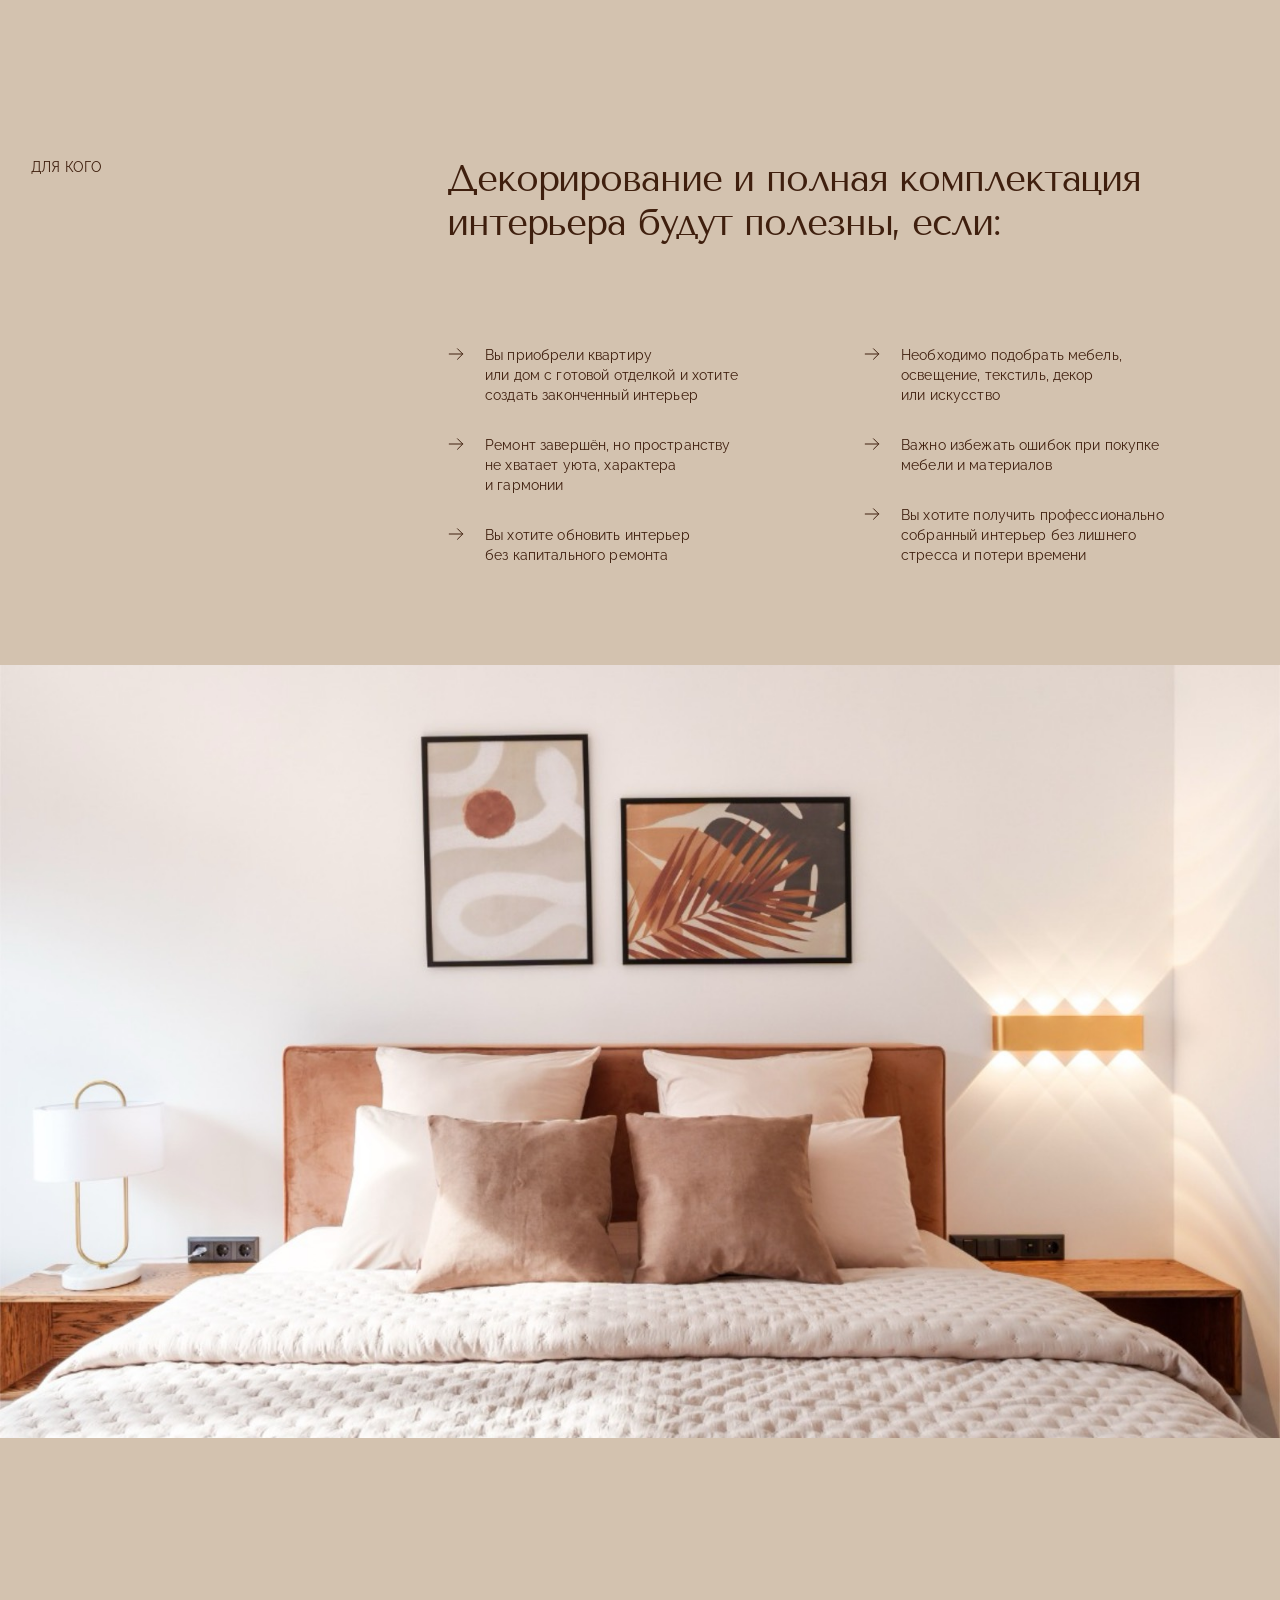
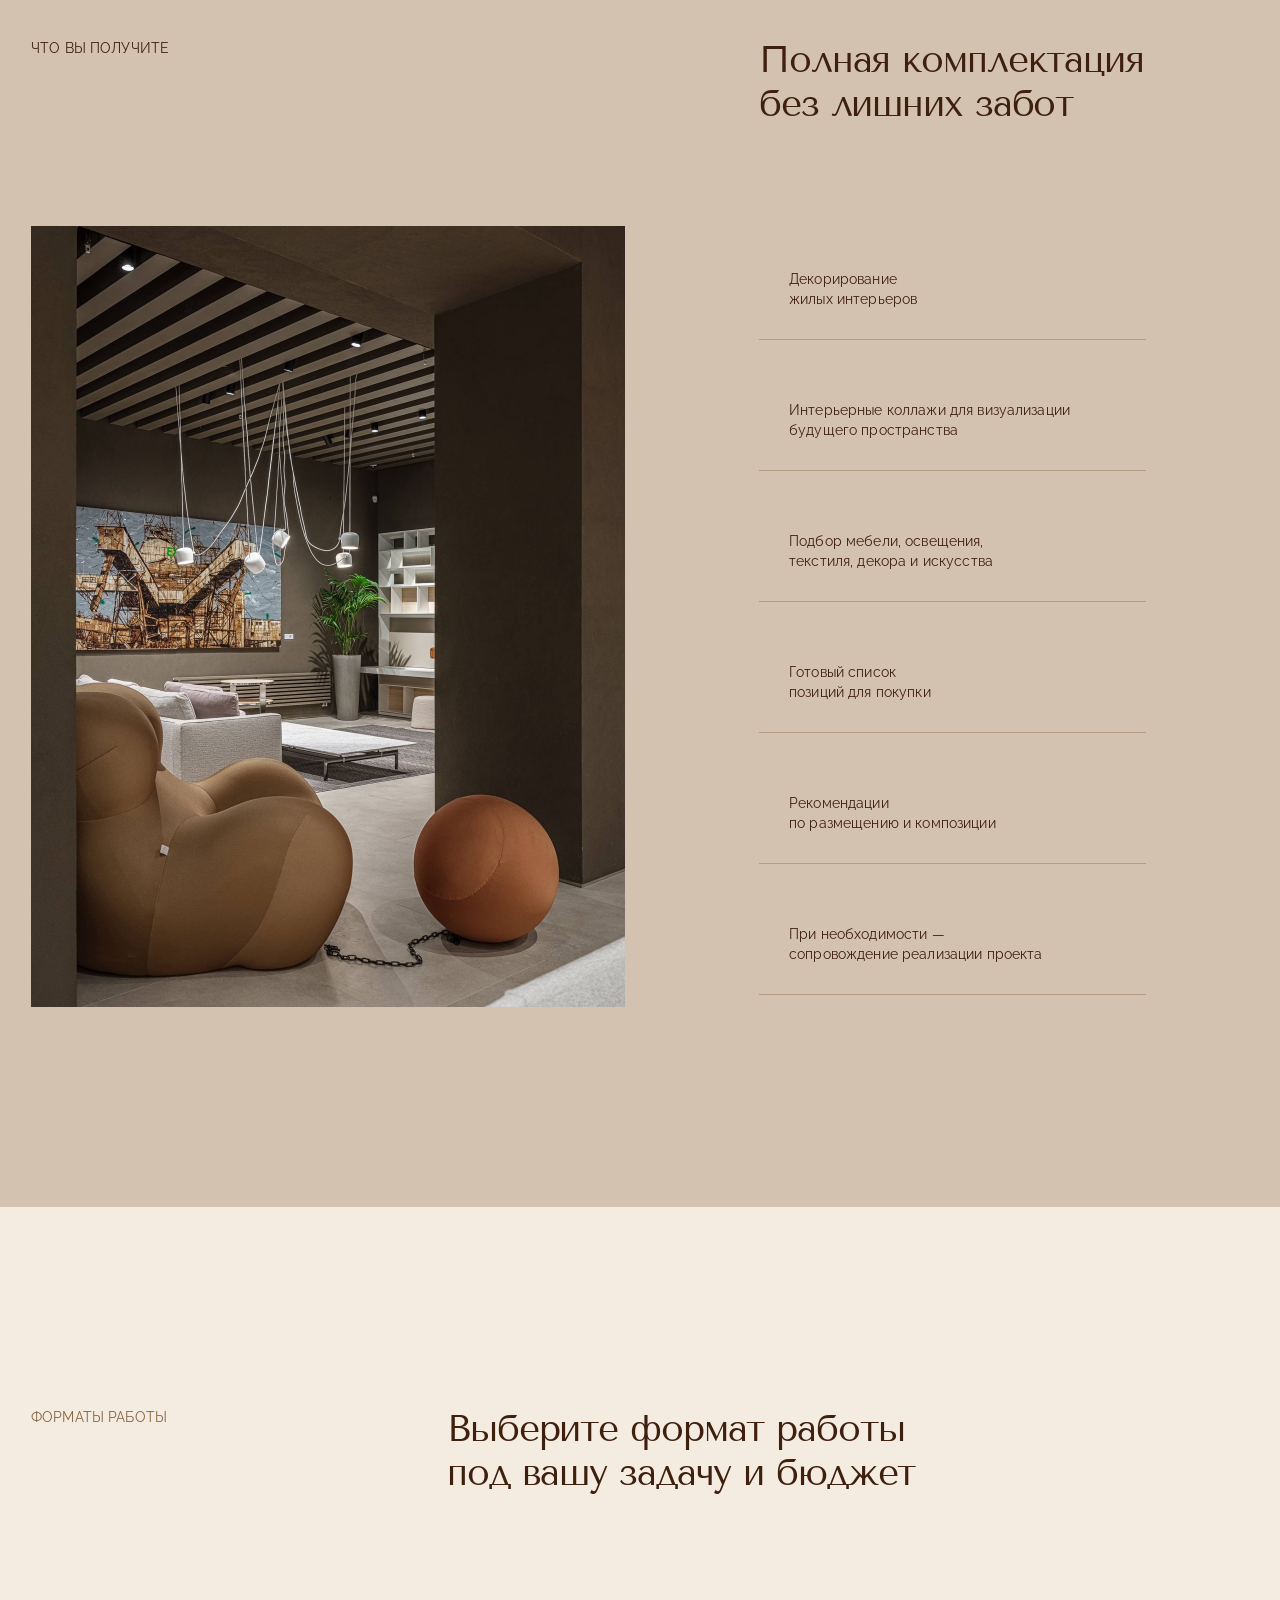
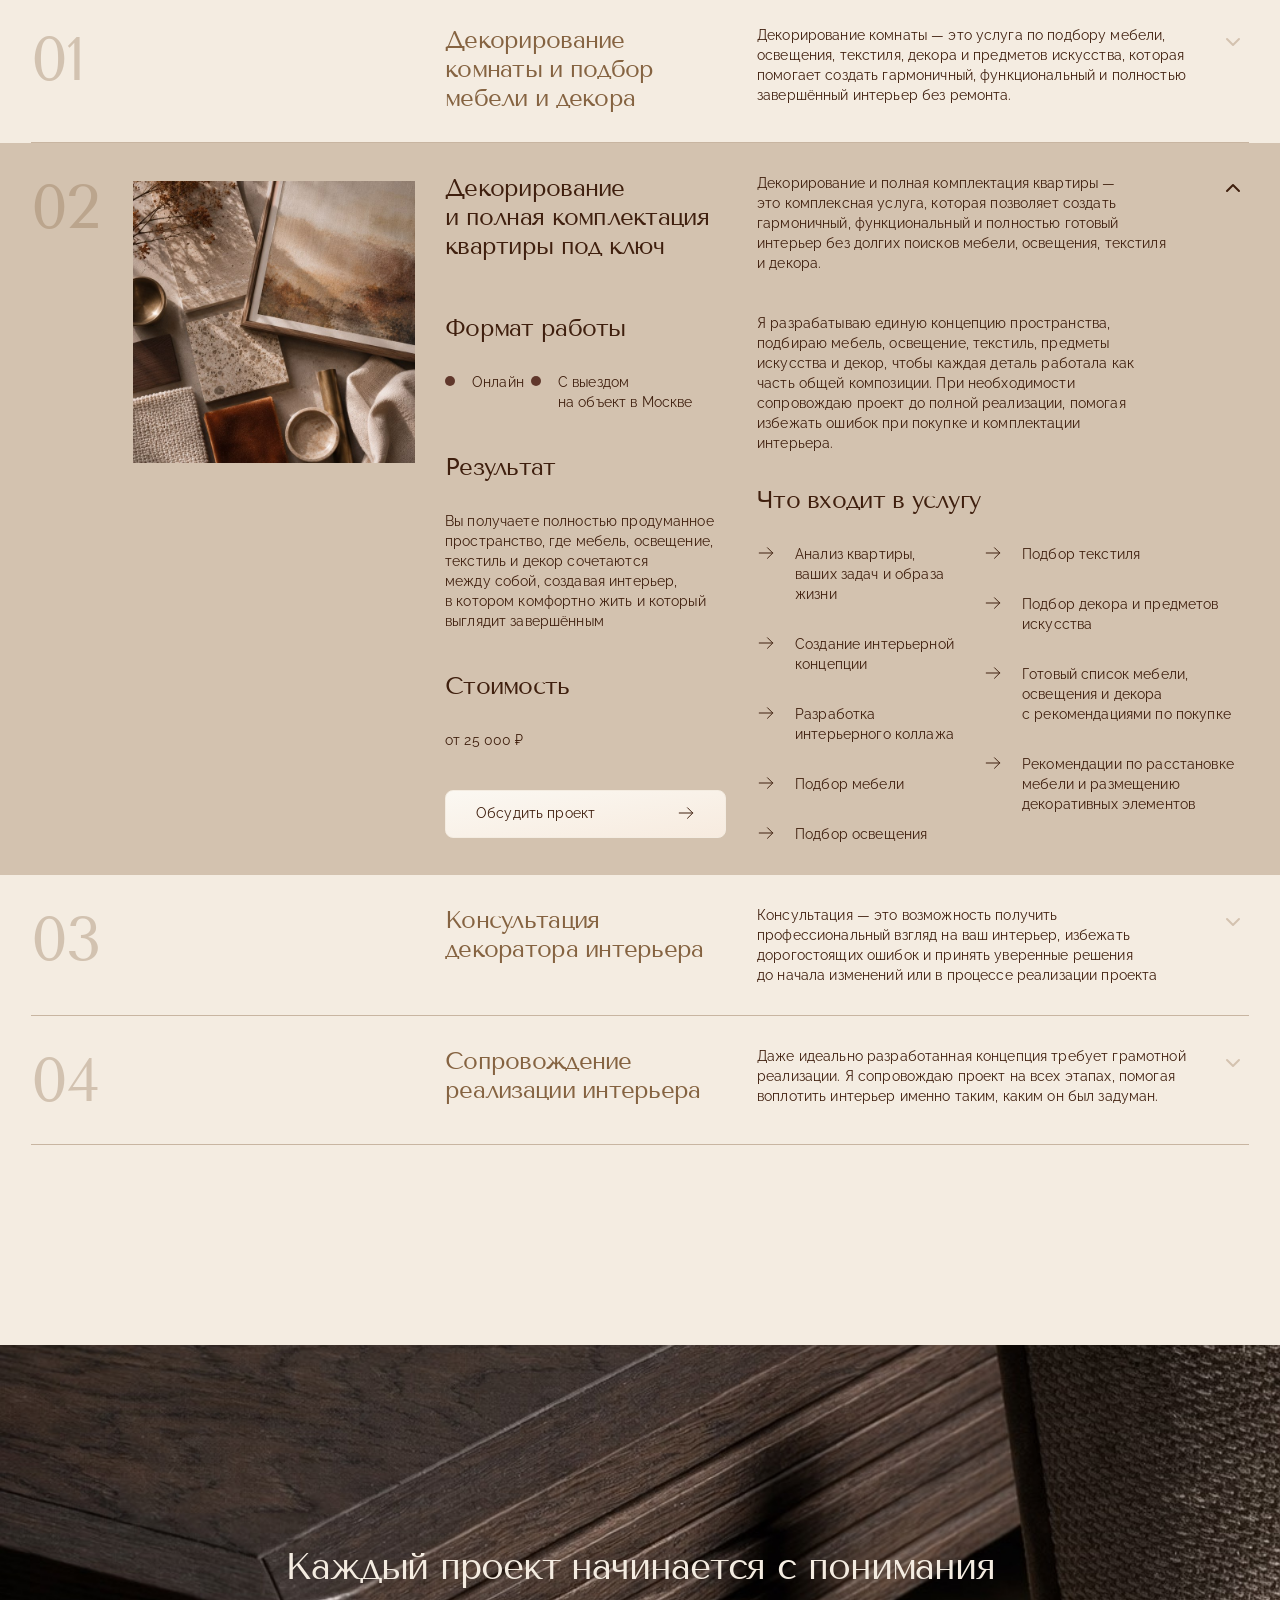
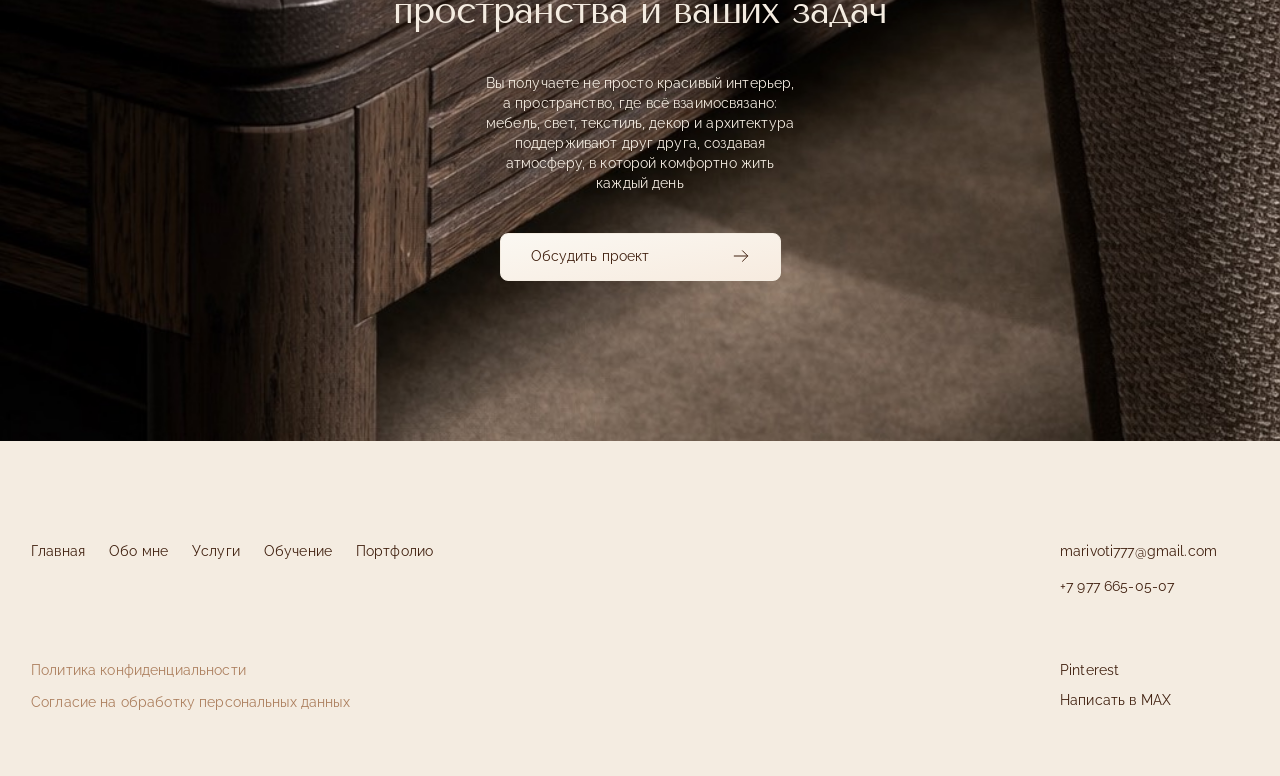
<file: interiors.html>
<!DOCTYPE html>
<html lang="ru">
<head>
  <meta charset="UTF-8">
  <meta name="viewport" content="width=device-width, initial-scale=1">
  <title>Жилые интерьеры — Мари Воти, декоратор интерьера</title>
  <meta name="description" content="Декорирование и полная комплектация квартир и частных домов: концепция, подбор мебели, освещения, текстиля и декора, сопровождение реализации.">

  <link rel="preconnect" href="https://fonts.googleapis.com">
  <link rel="preconnect" href="https://fonts.gstatic.com" crossorigin>
  <link rel="stylesheet" href="https://fonts.googleapis.com/css2?family=Raleway:wght@400&family=Tenor+Sans&display=swap">
  <link rel="stylesheet" href="css/main.css">
</head>
<body>
<div class="page">

  <!-- Header -->
  <header class="header header--solid">
    <div class="container header__inner">
      <button class="header__burger" type="button" aria-label="Открыть меню" data-menu-open>
        <img src="img/icons/menu.svg" alt="">
      </button>

      <nav class="header__nav" aria-label="Основное меню">
        <a class="header__link" href="index.html">Главная</a>
        <a class="header__link" href="about.html">Обо мне</a>
        <a class="header__link" href="services.html">Услуги</a>
        <a class="header__link" href="study.html">Обучение</a>
        <a class="header__link" href="portfolio.html">Портфолио</a>
        <a class="header__link" href="partners.html">Партнёры</a>
      </nav>

      <div class="header__right">
        <a class="header__phone" href="tel:+79776650507">+7 977 665-05-07</a>
        <button class="btn-ghost header__btn" type="button" data-modal-open="request">Бесплатная консультация</button>
      </div>
    </div>
  </header>

  <!-- Mobile menu -->
  <div class="menu__overlay" data-menu-close></div>
  <div class="menu" id="menu" aria-hidden="true">
    <button class="menu__close" type="button" aria-label="Закрыть меню" data-menu-close>
      <img src="img/icons/close.svg" alt="">
    </button>
    <nav class="menu__nav" aria-label="Мобильное меню">
      <a class="menu__link" href="index.html">Главная</a>
      <a class="menu__link" href="about.html">Обо мне</a>
      <a class="menu__link" href="services.html">Услуги</a>
      <a class="menu__link" href="study.html">Обучение</a>
      <a class="menu__link" href="portfolio.html">Портфолио</a>
      <a class="menu__link" href="partners.html">Партнёры</a>
    </nav>
  </div>

  <main>

    <!-- 1. Head -->
    <section class="page-head living">
      <div class="container">
        <nav class="breadcrumbs" aria-label="Хлебные крошки">
          <ol class="breadcrumbs__list">
            <li class="breadcrumbs__item"><a href="index.html">Главная</a></li>
            <li class="breadcrumbs__item"><a href="services.html">Услуги</a></li>
            <li class="breadcrumbs__item" aria-current="page">Жилые интерьеры</li>
          </ol>
        </nav>

        <h1 class="page-head__title living__title">Интерьеры, в&nbsp;которых хочется жить</h1>

        <div class="living__texts">
          <div class="text">
            <p>Я&nbsp;занимаюсь декорированием и&nbsp;полной комплектацией квартир и&nbsp;частных домов, создавая интерьеры, в&nbsp;которых красота сочетается с&nbsp;комфортом, а&nbsp;каждая деталь становится частью единой композиции.</p>
            <p>Моя&nbsp;задача&nbsp;— не&nbsp;просто подобрать мебель и&nbsp;декор, а&nbsp;создать пространство, которое отражает ваш&nbsp;образ жизни, выглядит гармонично и&nbsp;остаётся актуальным на&nbsp;протяжении многих&nbsp;лет.</p>
          </div>
          <div class="text">
            <p>Работа начинается с&nbsp;анализа пространства, ваших привычек, пожеланий и&nbsp;задач. Затем я&nbsp;разрабатываю интерьерную концепцию, подбираю мебель, освещение, текстиль, декор и&nbsp;искусство, чтобы&nbsp;все&nbsp;элементы работали как&nbsp;единое целое.</p>
            <p>В&nbsp;результате вы&nbsp;получаете полностью продуманный интерьер, готовый к&nbsp;реализации, без&nbsp;случайных покупок, лишних затрат и&nbsp;долгих поисков подходящих решений.</p>
          </div>
        </div>

        <div class="living__photos">
          <div class="living__small">
            <img src="img/interiors/head-small.jpg" alt="">
          </div>
          <div class="living__big">
            <img src="img/interiors/head-big.jpg" alt="">
          </div>
        </div>
      </div>
    </section>

    <!-- 2. Для кого -->
    <section class="audience section section--taupe">
      <div class="container">
        <div class="row section-head">
          <div class="col-12 section-head__label-col">
            <p class="section-head__label">Для&nbsp;кого</p>
          </div>
          <div class="col section-head__title-col">
            <h2 class="section-head__title">Декорирование и&nbsp;полная комплектация интерьера будут полезны, если:</h2>
          </div>
        </div>

        <div class="audience__lists">
          <ul class="audience__list">
            <li class="point">Вы&nbsp;приобрели квартиру или&nbsp;дом&nbsp;с&nbsp;готовой отделкой и&nbsp;хотите создать законченный интерьер</li>
            <li class="point">Ремонт завершён, но&nbsp;пространству не&nbsp;хватает уюта, характера и&nbsp;гармонии</li>
            <li class="point">Вы&nbsp;хотите обновить интерьер без&nbsp;капитального ремонта</li>
          </ul>
          <ul class="audience__list">
            <li class="point">Необходимо подобрать мебель, освещение, текстиль, декор или&nbsp;искусство</li>
            <li class="point">Важно избежать ошибок при&nbsp;покупке мебели и&nbsp;материалов</li>
            <li class="point">Вы&nbsp;хотите получить профессионально собранный интерьер без&nbsp;лишнего стресса и&nbsp;потери времени</li>
          </ul>
        </div>
      </div>

      <div class="audience__photo">
        <img src="img/interiors/audience.jpg" alt="" loading="lazy">
      </div>
    </section>

    <!-- 3. Что вы получите -->
    <section class="outcome section section--taupe">
      <div class="container">
        <div class="row section-head">
          <div class="col-12 section-head__label-col">
            <p class="section-head__label">Что&nbsp;вы&nbsp;получите</p>
          </div>
          <div class="col section-head__title-col">
            <h2 class="section-head__title">Полная комплектация без&nbsp;лишних забот</h2>
          </div>
        </div>

        <div class="outcome__body">
          <div class="outcome__photo">
            <img src="img/interiors/result.jpg" alt="" loading="lazy">
          </div>
          <ul class="outcome__list">
            <li class="outcome__item">Декорирование <br class="br-md">жилых интерьеров</li>
            <li class="outcome__item">Интерьерные коллажи для&nbsp;визуализации будущего пространства</li>
            <li class="outcome__item">Подбор мебели, освещения, текстиля,&nbsp;декора и&nbsp;искусства</li>
            <li class="outcome__item">Готовый список <br class="br-md">позиций для&nbsp;покупки</li>
            <li class="outcome__item">Рекомендации по&nbsp;размещению&nbsp;и&nbsp;композиции</li>
            <li class="outcome__item">При&nbsp;необходимости&nbsp;— сопровождение&nbsp;реализации проекта</li>
          </ul>
        </div>
      </div>
    </section>

    <!-- 4. Форматы работы -->
    <section class="formats section">
      <div class="container">
        <div class="row section-head">
          <div class="col-12 section-head__label-col">
            <p class="section-head__label section-head__label--soft">Форматы работы</p>
          </div>
          <div class="col section-head__title-col">
            <h2 class="section-head__title">Выберите формат работы под&nbsp;вашу задачу и&nbsp;бюджет</h2>
          </div>
        </div>

        <!-- Форматы выводятся в цикле; содержимое раскрытой карточки в макете есть только у формата 02 -->
        <div class="formats__list" data-accordion>
          <article class="format" data-accordion-item>
            <p class="format__num">01</p>
            <button class="format__head" type="button" data-accordion-toggle>
              <span class="format__title">Декорирование комнаты и&nbsp;подбор мебели и&nbsp;декора</span>
              <span class="format__summary">Декорирование комнаты&nbsp;— это&nbsp;услуга по&nbsp;подбору мебели, освещения, текстиля, декора и&nbsp;предметов искусства, которая помогает создать гармоничный, функциональный и&nbsp;полностью завершённый интерьер без&nbsp;ремонта.</span>
              <span class="format__icon"></span>
            </button>

            <div class="format__media" data-accordion-body>
              <div class="format__photo">
                <img src="img/interiors/format.jpg" alt="" loading="lazy">
              </div>
            </div>

            <div class="format__body" data-accordion-body>
              <div class="format__content">
                <div class="format__details">
                  <p class="format__text">Я разрабатываю единую концепцию пространства, подбираю мебель, освещение, текстиль, предметы искусства и декор, чтобы каждая деталь работала как часть общей композиции. При необходимости сопровождаю проект до полной реализации, помогая избежать ошибок при покупке и комплектации интерьера.</p>
                  <h3 class="format__subtitle">Что&nbsp;входит в&nbsp;услугу</h3>
                  <div class="format__points">
                    <ul class="format__list">
                      <li class="point">Анализ квартиры, ваших задач и образа жизни</li>
                      <li class="point">Создание интерьерной концепции</li>
                      <li class="point">Разработка интерьерного коллажа</li>
                      <li class="point">Подбор мебели</li>
                      <li class="point">Подбор освещения</li>
                    </ul>
                    <ul class="format__list">
                      <li class="point">Подбор текстиля</li>
                      <li class="point">Подбор декора и&nbsp;предметов искусства</li>
                      <li class="point">Готовый список мебели, освещения и&nbsp;декора с&nbsp;рекомендациями по&nbsp;покупке</li>
                      <li class="point">Рекомендации по&nbsp;расстановке мебели и&nbsp;размещению декоративных элементов</li>
                    </ul>
                  </div>
                </div>

                <div class="format__aside">
                  <div class="fact">
                    <h3 class="fact__title">Формат работы</h3>
                    <ul class="modes">
                      <li class="modes__item">Онлайн</li>
                      <li class="modes__item">С&nbsp;выездом на&nbsp;объект в&nbsp;Москве</li>
                    </ul>
                  </div>
                  <div class="fact">
                    <h3 class="fact__title">Результат</h3>
                    <p>Вы&nbsp;получаете полностью продуманное пространство, где&nbsp;мебель, освещение, текстиль и&nbsp;декор сочетаются между&nbsp;собой, создавая интерьер, в&nbsp;котором комфортно жить и&nbsp;который выглядит завершённым</p>
                  </div>
                  <div class="fact">
                    <h3 class="fact__title">Стоимость</h3>
                    <p>от&nbsp;25&nbsp;000&nbsp;₽</p>
                  </div>
                  <button class="btn-main" type="button" data-modal-open="request">
                    Обсудить проект
                    <span class="btn-main__icon"></span>
                  </button>
                </div>
              </div>
            </div>
          </article>

          <article class="format is-open" data-accordion-item>
            <p class="format__num">02</p>
            <button class="format__head" type="button" data-accordion-toggle>
              <span class="format__title">Декорирование и&nbsp;полная комплектация квартиры под&nbsp;ключ</span>
              <span class="format__summary">Декорирование и&nbsp;полная комплектация квартиры&nbsp;— это&nbsp;комплексная услуга, которая позволяет создать гармоничный, функциональный и&nbsp;полностью готовый интерьер без&nbsp;долгих поисков мебели, освещения, текстиля и&nbsp;декора.</span>
              <span class="format__icon"></span>
            </button>

            <div class="format__media" data-accordion-body>
              <div class="format__photo">
                <img src="img/interiors/format.jpg" alt="" loading="lazy">
              </div>
            </div>

            <div class="format__body" data-accordion-body>
              <div class="format__content">
                <div class="format__details">
                  <p class="format__text">Я разрабатываю единую концепцию пространства, подбираю мебель, освещение, текстиль, предметы искусства и декор, чтобы каждая деталь работала как часть общей композиции. При необходимости сопровождаю проект до полной реализации, помогая избежать ошибок при покупке и комплектации интерьера.</p>
                  <h3 class="format__subtitle">Что&nbsp;входит в&nbsp;услугу</h3>
                  <div class="format__points">
                    <ul class="format__list">
                      <li class="point">Анализ квартиры, ваших задач и образа жизни</li>
                      <li class="point">Создание интерьерной концепции</li>
                      <li class="point">Разработка интерьерного коллажа</li>
                      <li class="point">Подбор мебели</li>
                      <li class="point">Подбор освещения</li>
                    </ul>
                    <ul class="format__list">
                      <li class="point">Подбор текстиля</li>
                      <li class="point">Подбор декора и&nbsp;предметов искусства</li>
                      <li class="point">Готовый список мебели, освещения и&nbsp;декора с&nbsp;рекомендациями по&nbsp;покупке</li>
                      <li class="point">Рекомендации по&nbsp;расстановке мебели и&nbsp;размещению декоративных элементов</li>
                    </ul>
                  </div>
                </div>

                <div class="format__aside">
                  <div class="fact">
                    <h3 class="fact__title">Формат работы</h3>
                    <ul class="modes">
                      <li class="modes__item">Онлайн</li>
                      <li class="modes__item">С&nbsp;выездом на&nbsp;объект в&nbsp;Москве</li>
                    </ul>
                  </div>
                  <div class="fact">
                    <h3 class="fact__title">Результат</h3>
                    <p>Вы&nbsp;получаете полностью продуманное пространство, где&nbsp;мебель, освещение, текстиль и&nbsp;декор сочетаются между&nbsp;собой, создавая интерьер, в&nbsp;котором комфортно жить и&nbsp;который выглядит завершённым</p>
                  </div>
                  <div class="fact">
                    <h3 class="fact__title">Стоимость</h3>
                    <p>от&nbsp;25&nbsp;000&nbsp;₽</p>
                  </div>
                  <button class="btn-main" type="button" data-modal-open="request">
                    Обсудить проект
                    <span class="btn-main__icon"></span>
                  </button>
                </div>
              </div>
            </div>
          </article>

          <article class="format" data-accordion-item>
            <p class="format__num">03</p>
            <button class="format__head" type="button" data-accordion-toggle>
              <span class="format__title">Консультация декоратора интерьера</span>
              <span class="format__summary">Консультация&nbsp;— это&nbsp;возможность получить профессиональный взгляд на&nbsp;ваш&nbsp;интерьер, избежать дорогостоящих ошибок и&nbsp;принять уверенные решения до&nbsp;начала изменений или&nbsp;в&nbsp;процессе реализации проекта</span>
              <span class="format__icon"></span>
            </button>

            <div class="format__media" data-accordion-body>
              <div class="format__photo">
                <img src="img/interiors/format.jpg" alt="" loading="lazy">
              </div>
            </div>

            <div class="format__body" data-accordion-body>
              <div class="format__content">
                <div class="format__details">
                  <p class="format__text">Я разрабатываю единую концепцию пространства, подбираю мебель, освещение, текстиль, предметы искусства и декор, чтобы каждая деталь работала как часть общей композиции. При необходимости сопровождаю проект до полной реализации, помогая избежать ошибок при покупке и комплектации интерьера.</p>
                  <h3 class="format__subtitle">Что&nbsp;входит в&nbsp;услугу</h3>
                  <div class="format__points">
                    <ul class="format__list">
                      <li class="point">Анализ квартиры, ваших задач и образа жизни</li>
                      <li class="point">Создание интерьерной концепции</li>
                      <li class="point">Разработка интерьерного коллажа</li>
                      <li class="point">Подбор мебели</li>
                      <li class="point">Подбор освещения</li>
                    </ul>
                    <ul class="format__list">
                      <li class="point">Подбор текстиля</li>
                      <li class="point">Подбор декора и&nbsp;предметов искусства</li>
                      <li class="point">Готовый список мебели, освещения и&nbsp;декора с&nbsp;рекомендациями по&nbsp;покупке</li>
                      <li class="point">Рекомендации по&nbsp;расстановке мебели и&nbsp;размещению декоративных элементов</li>
                    </ul>
                  </div>
                </div>

                <div class="format__aside">
                  <div class="fact">
                    <h3 class="fact__title">Формат работы</h3>
                    <ul class="modes">
                      <li class="modes__item">Онлайн</li>
                      <li class="modes__item">С&nbsp;выездом на&nbsp;объект в&nbsp;Москве</li>
                    </ul>
                  </div>
                  <div class="fact">
                    <h3 class="fact__title">Результат</h3>
                    <p>Вы&nbsp;получаете полностью продуманное пространство, где&nbsp;мебель, освещение, текстиль и&nbsp;декор сочетаются между&nbsp;собой, создавая интерьер, в&nbsp;котором комфортно жить и&nbsp;который выглядит завершённым</p>
                  </div>
                  <div class="fact">
                    <h3 class="fact__title">Стоимость</h3>
                    <p>от&nbsp;25&nbsp;000&nbsp;₽</p>
                  </div>
                  <button class="btn-main" type="button" data-modal-open="request">
                    Обсудить проект
                    <span class="btn-main__icon"></span>
                  </button>
                </div>
              </div>
            </div>
          </article>

          <article class="format" data-accordion-item>
            <p class="format__num">04</p>
            <button class="format__head" type="button" data-accordion-toggle>
              <span class="format__title">Сопровождение реализации интерьера</span>
              <span class="format__summary">Даже&nbsp;идеально разработанная концепция требует грамотной реализации. Я&nbsp;сопровождаю проект на&nbsp;всех этапах, помогая воплотить интерьер именно таким, каким он&nbsp;был&nbsp;задуман.</span>
              <span class="format__icon"></span>
            </button>

            <div class="format__media" data-accordion-body>
              <div class="format__photo">
                <img src="img/interiors/format.jpg" alt="" loading="lazy">
              </div>
            </div>

            <div class="format__body" data-accordion-body>
              <div class="format__content">
                <div class="format__details">
                  <p class="format__text">Я разрабатываю единую концепцию пространства, подбираю мебель, освещение, текстиль, предметы искусства и декор, чтобы каждая деталь работала как часть общей композиции. При необходимости сопровождаю проект до полной реализации, помогая избежать ошибок при покупке и комплектации интерьера.</p>
                  <h3 class="format__subtitle">Что&nbsp;входит в&nbsp;услугу</h3>
                  <div class="format__points">
                    <ul class="format__list">
                      <li class="point">Анализ квартиры, ваших задач и образа жизни</li>
                      <li class="point">Создание интерьерной концепции</li>
                      <li class="point">Разработка интерьерного коллажа</li>
                      <li class="point">Подбор мебели</li>
                      <li class="point">Подбор освещения</li>
                    </ul>
                    <ul class="format__list">
                      <li class="point">Подбор текстиля</li>
                      <li class="point">Подбор декора и&nbsp;предметов искусства</li>
                      <li class="point">Готовый список мебели, освещения и&nbsp;декора с&nbsp;рекомендациями по&nbsp;покупке</li>
                      <li class="point">Рекомендации по&nbsp;расстановке мебели и&nbsp;размещению декоративных элементов</li>
                    </ul>
                  </div>
                </div>

                <div class="format__aside">
                  <div class="fact">
                    <h3 class="fact__title">Формат работы</h3>
                    <ul class="modes">
                      <li class="modes__item">Онлайн</li>
                      <li class="modes__item">С&nbsp;выездом на&nbsp;объект в&nbsp;Москве</li>
                    </ul>
                  </div>
                  <div class="fact">
                    <h3 class="fact__title">Результат</h3>
                    <p>Вы&nbsp;получаете полностью продуманное пространство, где&nbsp;мебель, освещение, текстиль и&nbsp;декор сочетаются между&nbsp;собой, создавая интерьер, в&nbsp;котором комфортно жить и&nbsp;который выглядит завершённым</p>
                  </div>
                  <div class="fact">
                    <h3 class="fact__title">Стоимость</h3>
                    <p>от&nbsp;25&nbsp;000&nbsp;₽</p>
                  </div>
                  <button class="btn-main" type="button" data-modal-open="request">
                    Обсудить проект
                    <span class="btn-main__icon"></span>
                  </button>
                </div>
              </div>
            </div>
          </article>
        </div>
      </div>
    </section>

    <!-- 5. CTA -->
    <section class="cta cta--text">
      <div class="cta__bg">
        <img src="img/interiors/cta-bg.jpg" alt="" loading="lazy">
      </div>
      <div class="container cta__container">
        <h2 class="cta__title">Каждый проект начинается с&nbsp;понимания пространства и&nbsp;ваших задач</h2>
        <p class="cta__text">Вы&nbsp;получаете не&nbsp;просто красивый интерьер, а&nbsp;пространство, где&nbsp;всё&nbsp;взаимосвязано: мебель, свет, текстиль, декор и&nbsp;архитектура поддерживают друг друга, создавая атмосферу, в&nbsp;которой комфортно жить каждый день</p>
        <button class="cta__btn btn-main" type="button" data-modal-open="request">
          Обсудить проект
          <span class="btn-main__icon"></span>
        </button>
      </div>
    </section>

  </main>

  <!-- Footer -->
  <footer class="footer">
    <div class="container footer__grid">
      <nav class="footer__nav" aria-label="Меню в подвале">
        <a class="footer__link" href="index.html">Главная</a>
        <a class="footer__link" href="about.html">Обо мне</a>
        <a class="footer__link" href="services.html">Услуги</a>
        <a class="footer__link" href="study.html">Обучение</a>
        <a class="footer__link" href="portfolio.html">Портфолио</a>
      </nav>

      <div class="footer__contacts">
        <a class="footer__link" href="mailto:marivoti777@gmail.com">marivoti777@gmail.com</a>
        <a class="footer__link" href="tel:+79776650507">+7 977 665-05-07</a>
      </div>

      <div class="footer__socials">
        <a class="footer__link" href="https://pin.it/7h96kgqGU" target="_blank" rel="noopener">Pinterest</a>
        <a class="footer__link" href="https://max.ru/u/f9LHodD0cOIXJjgzMkssc7YjojEIRzh0xoXkBj0CArRzwf6h1e18GyQPBLI" target="_blank" rel="noopener">Написать в&nbsp;MAX</a>
      </div>

      <div class="footer__legal">
        <a class="footer__link footer__link--accent" href="privacy.html">Политика конфиденциальности</a>
        <a class="footer__link footer__link--accent" href="consent.html">Согласие на обработку персональных данных</a>
      </div>
    </div>
  </footer>

</div>

<!-- Modal: request -->
<div class="modal" id="modal-request" aria-hidden="true" data-modal>
  <div class="modal__dialog" role="dialog" aria-modal="true" aria-labelledby="modal-request-title">
    <button class="modal__close" type="button" aria-label="Закрыть" data-modal-close></button>
    <div class="modal__img">
      <img src="img/main/modal.jpg" alt="" loading="lazy">
    </div>

    <form class="modal__form" action="#" method="post" novalidate data-request-form>
      <h2 class="modal__title" id="modal-request-title">Оставить заявку</h2>

      <div class="modal__fields">
        <label class="field">
          <span class="field__label">Имя</span>
          <span class="field__wrap">
            <input class="field__input" type="text" name="name" autocomplete="name" required>
            <img class="field__alert" src="img/icons/alert.svg" alt="">
          </span>
        </label>
        <label class="field">
          <span class="field__label">Телефон</span>
          <span class="field__wrap">
            <input class="field__input" type="tel" name="phone" placeholder="+7 (000) 000–00–00" autocomplete="tel" required data-phone-mask>
            <img class="field__alert" src="img/icons/alert.svg" alt="">
          </span>
        </label>
      </div>

      <div class="modal__submit">
        <button class="btn-main btn-main--dark" type="submit">
          Отправить
          <span class="btn-main__icon"></span>
        </button>
        <label class="consent">
          <input type="checkbox" name="agree" required>
          <span class="consent__box"></span>
          <span>Оставляя заявку вы соглашаетесь с <a href="privacy.html">политикой конфиденциальности</a></span>
        </label>
      </div>
    </form>
  </div>
</div>

<!-- Modal: thanks -->
<div class="modal" id="modal-thanks" aria-hidden="true" data-modal>
  <div class="modal__dialog modal__dialog--thanks" role="dialog" aria-modal="true" aria-labelledby="modal-thanks-title">
    <button class="modal__close" type="button" aria-label="Закрыть" data-modal-close></button>
    <h2 class="modal__title" id="modal-thanks-title">Благодарю за заявку!</h2>
    <p class="modal__text">Скоро свяжусь, чтобы обсудить ваш проект</p>
    <a class="modal__home btn-main btn-main--dark" href="index.html">
      На главную
      <span class="btn-main__icon"></span>
    </a>
  </div>
</div>

<script src="js/main.js"></script>
</body>
</html>
</file>
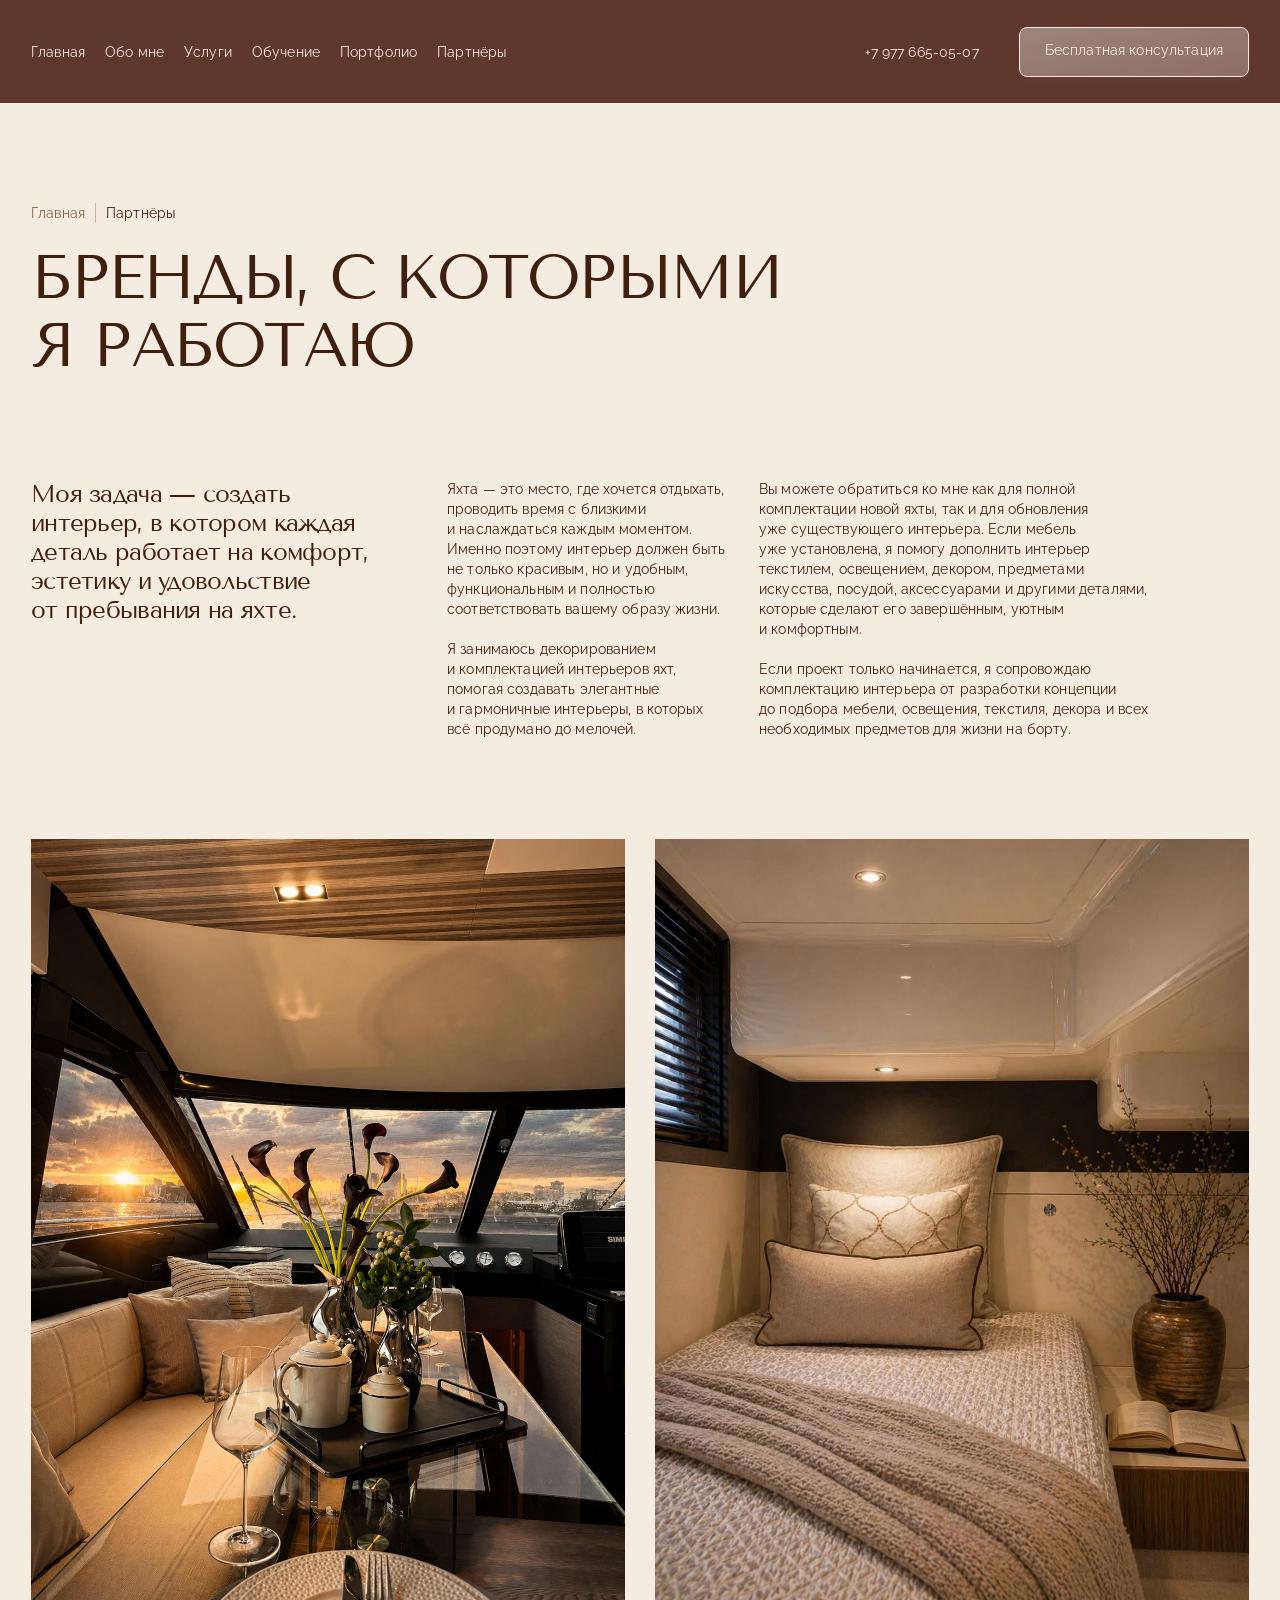
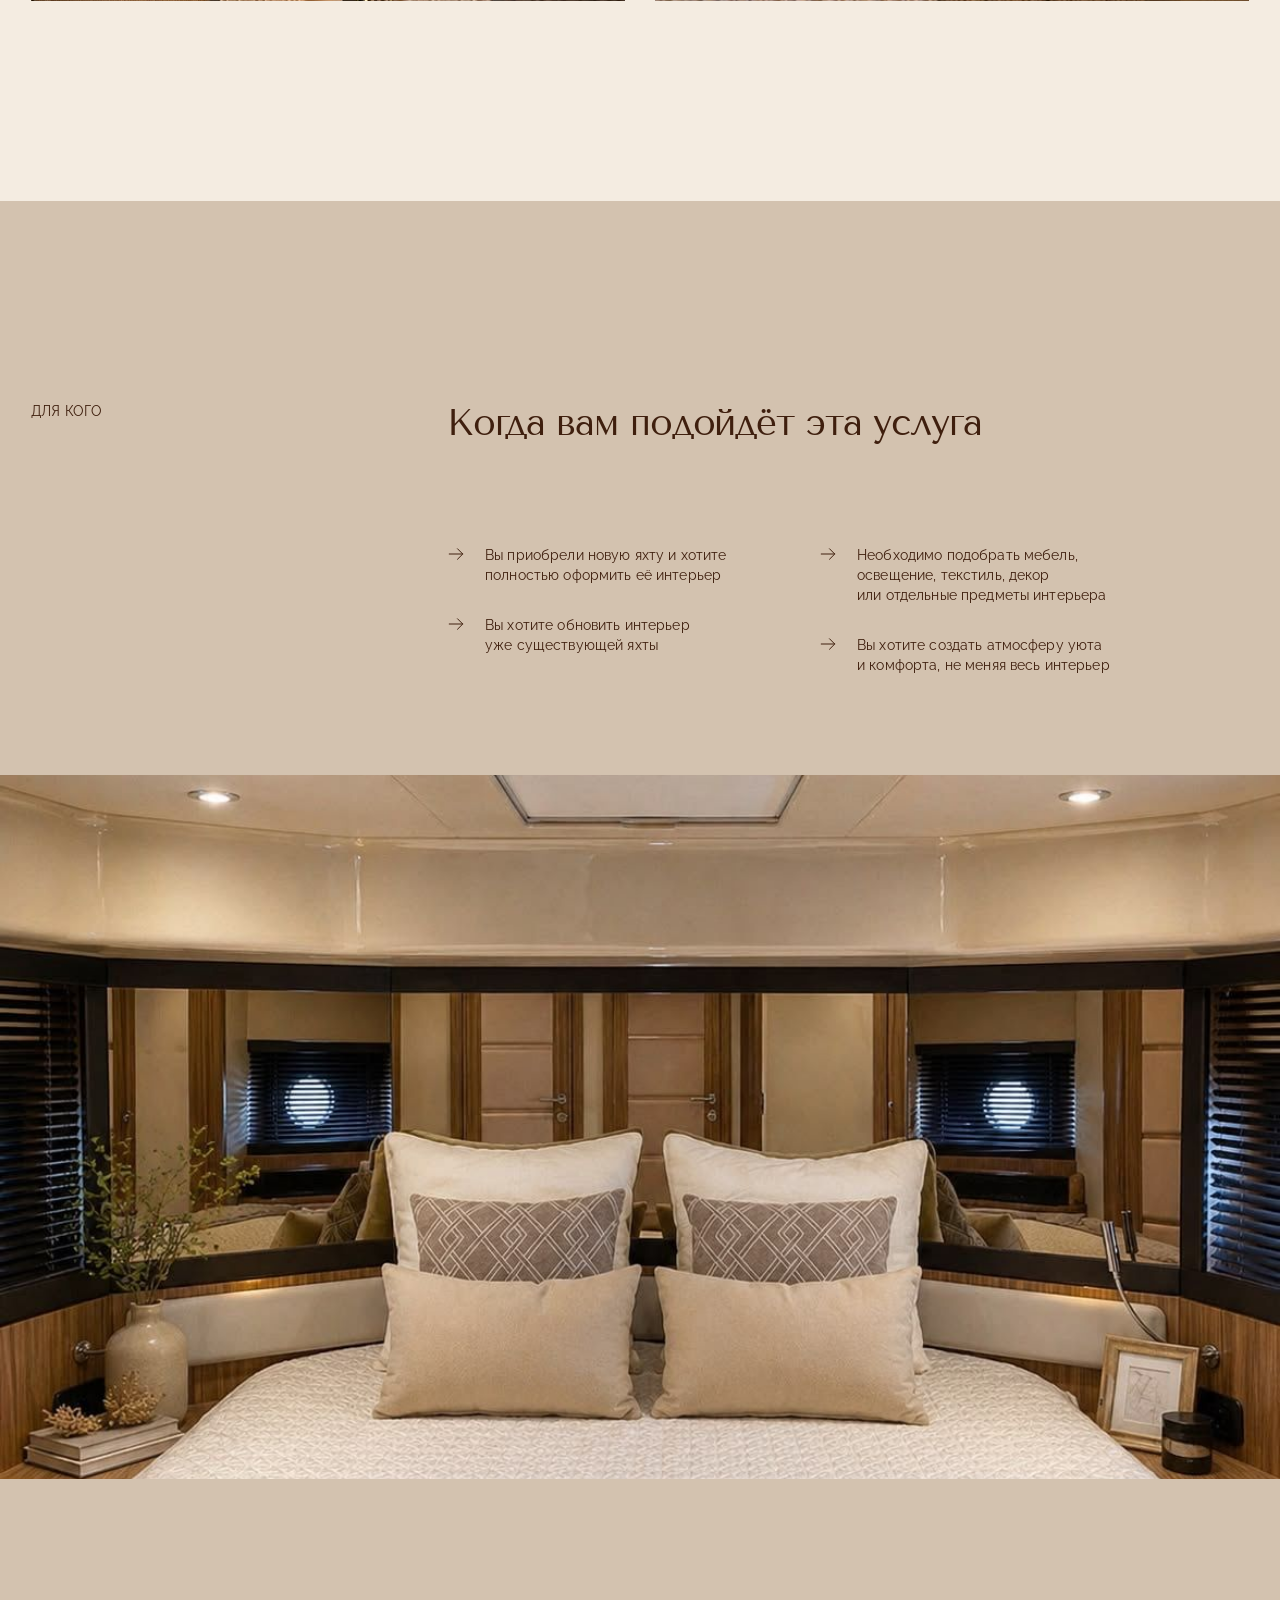
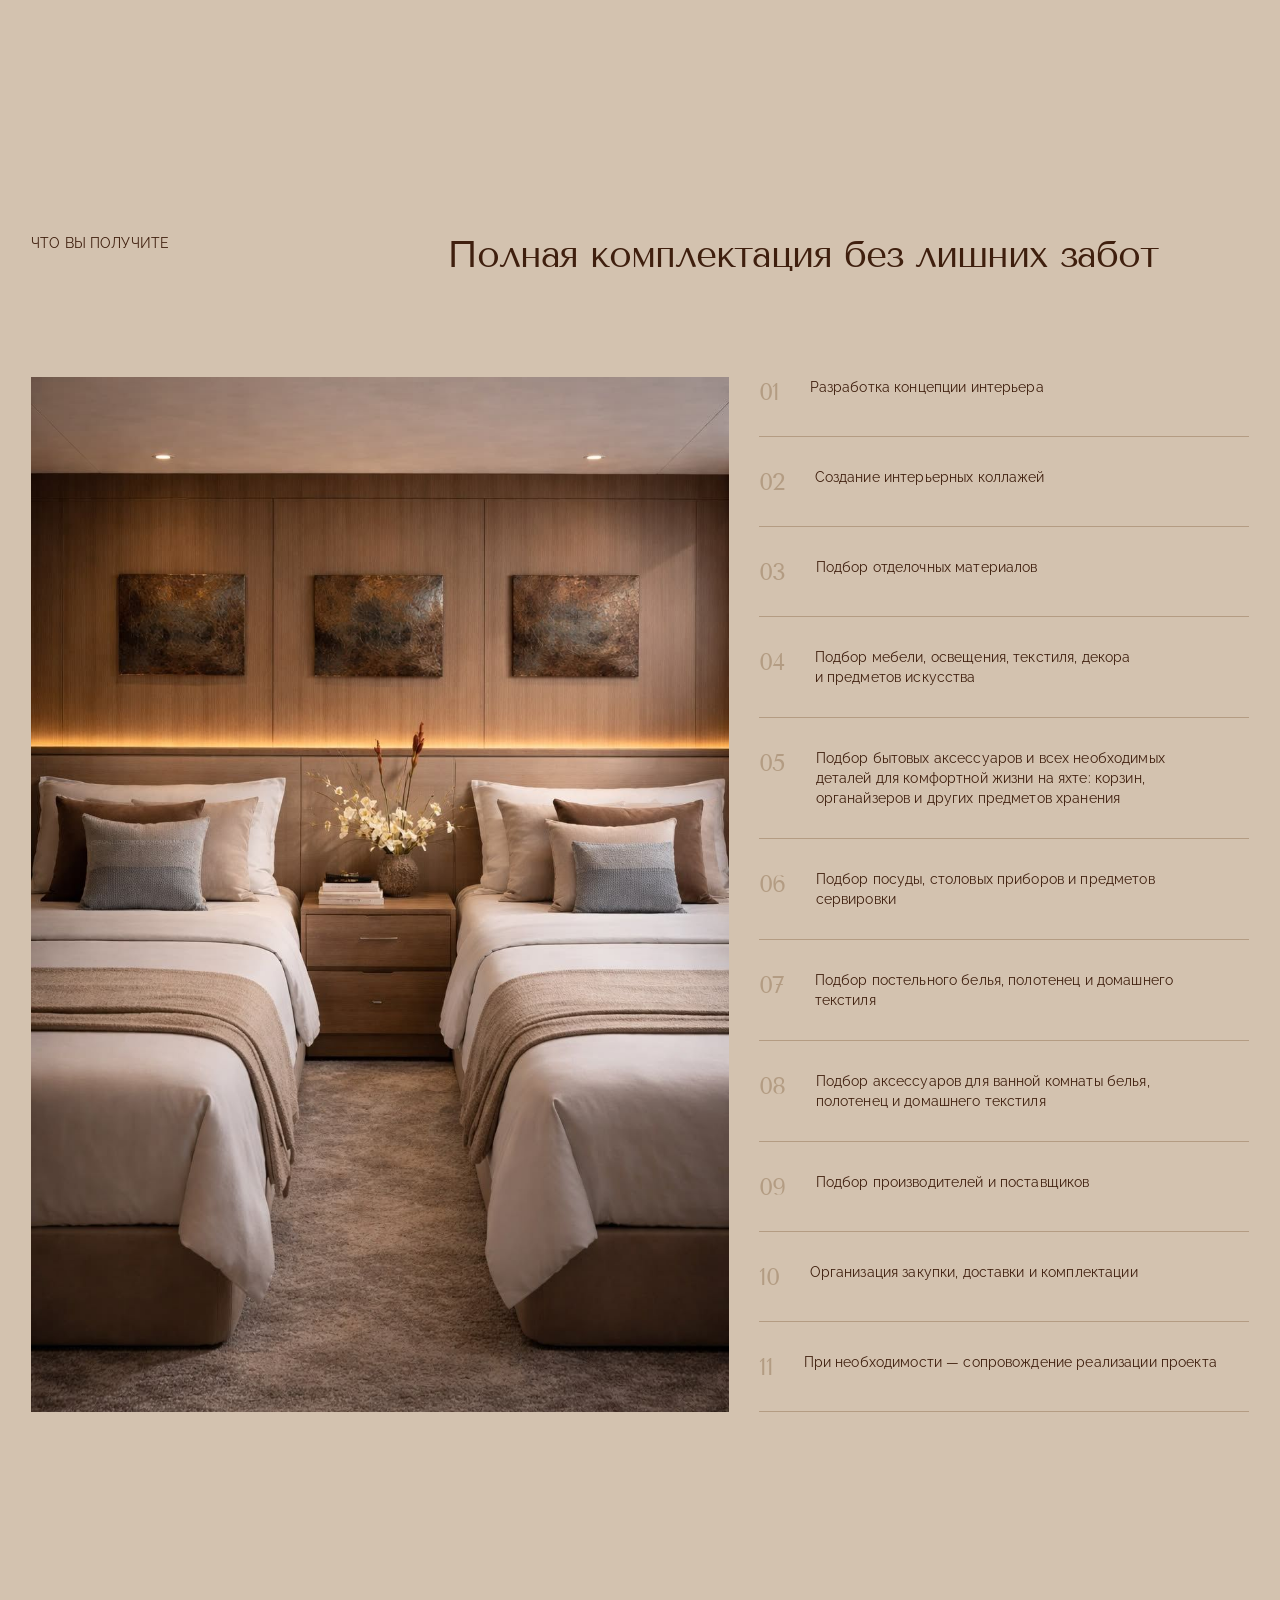
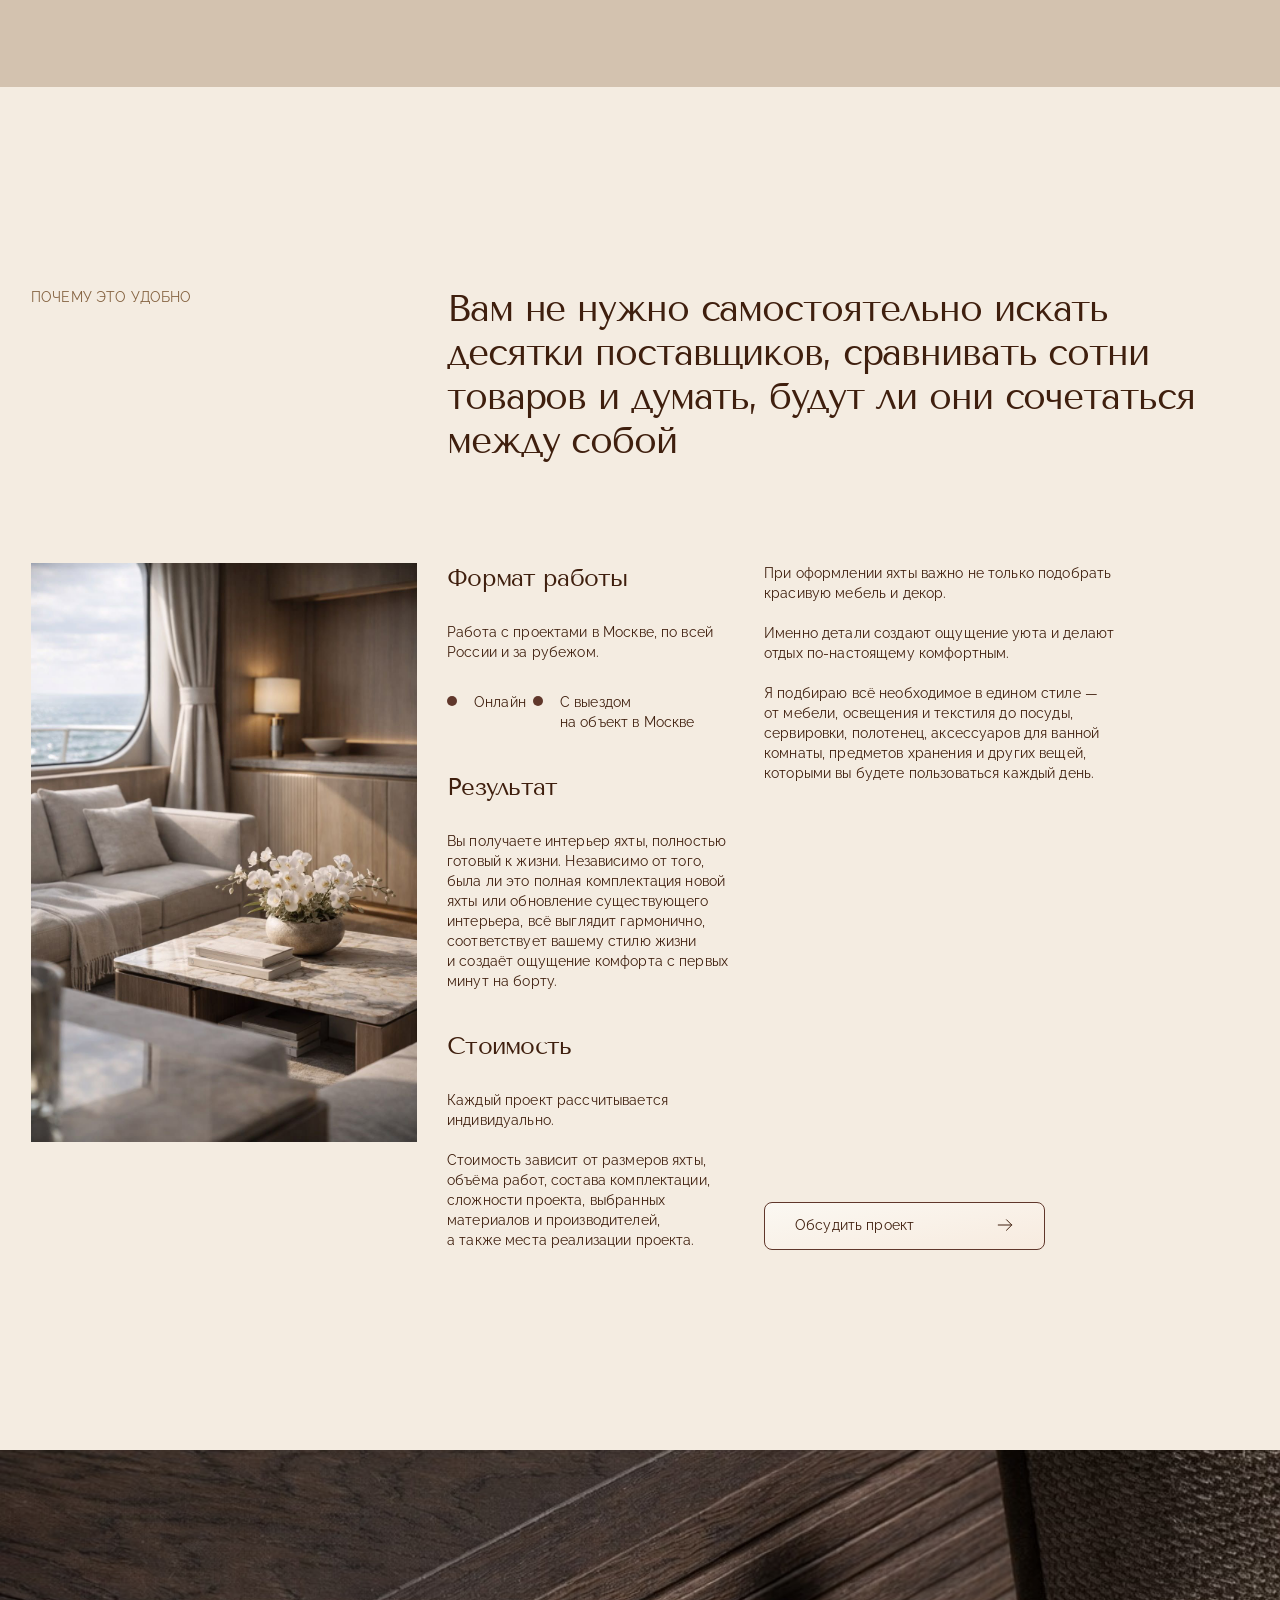
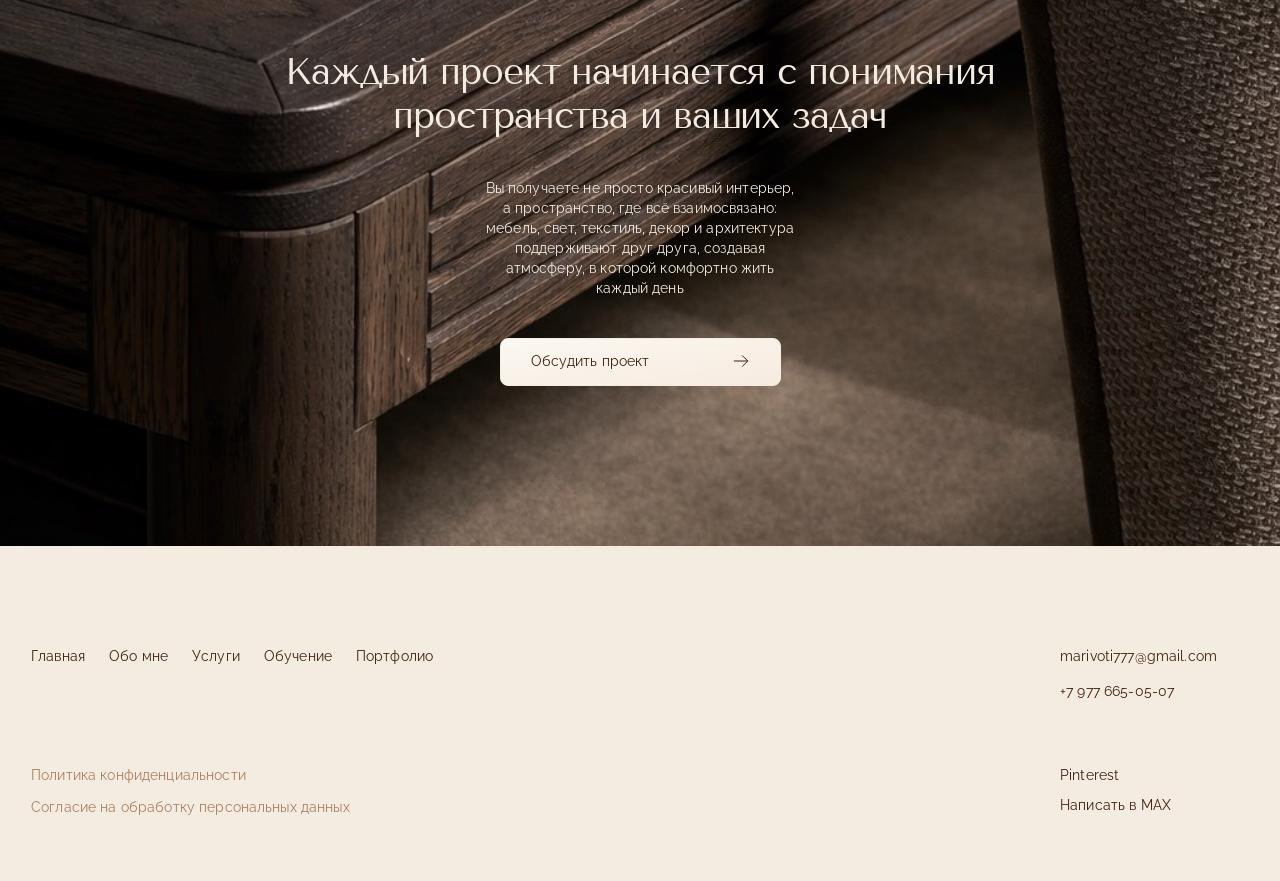
<file: partners.html>
<!DOCTYPE html>
<html lang="ru">
<head>
  <meta charset="UTF-8">
  <meta name="viewport" content="width=device-width, initial-scale=1">
  <title>Партнёры — Мари Воти, декоратор интерьера</title>
  <meta name="description" content="Бренды и производители, с которыми я работаю: мебель, свет, текстиль, декор и аксессуары для интерьеров.">

  <link rel="preconnect" href="https://fonts.googleapis.com">
  <link rel="preconnect" href="https://fonts.gstatic.com" crossorigin>
  <link rel="stylesheet" href="https://fonts.googleapis.com/css2?family=Raleway:wght@400&family=Tenor+Sans&display=swap">
  <link rel="stylesheet" href="css/main.css">
</head>
<body>
<div class="page">

  <!-- Header -->
  <header class="header header--solid">
    <div class="container header__inner">
      <button class="header__burger" type="button" aria-label="Открыть меню" data-menu-open>
        <img src="img/icons/menu.svg" alt="">
      </button>

      <nav class="header__nav" aria-label="Основное меню">
        <a class="header__link" href="index.html">Главная</a>
        <a class="header__link" href="about.html">Обо мне</a>
        <a class="header__link" href="services.html">Услуги</a>
        <a class="header__link" href="study.html">Обучение</a>
        <a class="header__link" href="portfolio.html">Портфолио</a>
        <a class="header__link" href="partners.html">Партнёры</a>
      </nav>

      <div class="header__right">
        <a class="header__phone" href="tel:+79776650507">+7 977 665-05-07</a>
        <button class="btn-ghost header__btn" type="button" data-modal-open="request">Бесплатная консультация</button>
      </div>
    </div>
  </header>

  <!-- Mobile menu -->
  <div class="menu__overlay" data-menu-close></div>
  <div class="menu" id="menu" aria-hidden="true">
    <button class="menu__close" type="button" aria-label="Закрыть меню" data-menu-close>
      <img src="img/icons/close.svg" alt="">
    </button>
    <nav class="menu__nav" aria-label="Мобильное меню">
      <a class="menu__link" href="index.html">Главная</a>
      <a class="menu__link" href="about.html">Обо мне</a>
      <a class="menu__link" href="services.html">Услуги</a>
      <a class="menu__link" href="study.html">Обучение</a>
      <a class="menu__link" href="portfolio.html">Портфолио</a>
      <a class="menu__link" href="partners.html">Партнёры</a>
    </nav>
  </div>

  <main>

    <!-- 1. Head -->
    <section class="page-head brief">
      <div class="container">
        <nav class="breadcrumbs" aria-label="Хлебные крошки">
          <ol class="breadcrumbs__list">
            <li class="breadcrumbs__item"><a href="index.html">Главная</a></li>
            <li class="breadcrumbs__item" aria-current="page">Партнёры</li>
          </ol>
        </nav>

        <h1 class="page-head__title brief__title">Бренды, с&nbsp;которыми я&nbsp;работаю</h1>

        <div class="brief__intro">
          <p class="brief__lead">Моя&nbsp;задача&nbsp;— создать интерьер, в&nbsp;котором каждая деталь работает на&nbsp;комфорт, эстетику и&nbsp;удовольствие от&nbsp;пребывания на&nbsp;яхте.</p>
          <div class="brief__texts">
            <div class="text">
              <p>Яхта&nbsp;— это&nbsp;место, где&nbsp;хочется отдыхать, проводить время с&nbsp;близкими и&nbsp;наслаждаться каждым моментом. Именно поэтому интерьер должен быть не&nbsp;только красивым, но&nbsp;и&nbsp;удобным, функциональным и&nbsp;полностью соответствовать вашему образу жизни.</p>
              <p>Я&nbsp;занимаюсь декорированием и&nbsp;комплектацией интерьеров яхт, помогая создавать элегантные и&nbsp;гармоничные интерьеры, в&nbsp;которых всё&nbsp;продумано до&nbsp;мелочей.</p>
            </div>
            <div class="text">
              <p>Вы&nbsp;можете обратиться ко&nbsp;мне&nbsp;как&nbsp;для&nbsp;полной комплектации новой яхты, так&nbsp;и&nbsp;для&nbsp;обновления уже&nbsp;существующего интерьера. Если&nbsp;мебель уже&nbsp;установлена, я&nbsp;помогу дополнить интерьер текстилем, освещением, декором, предметами искусства, посудой, аксессуарами и&nbsp;другими деталями, которые сделают его&nbsp;завершённым, уютным и&nbsp;комфортным.</p>
              <p>Если&nbsp;проект только начинается, я&nbsp;сопровождаю комплектацию интерьера от&nbsp;разработки концепции до&nbsp;подбора мебели, освещения, текстиля, декора и&nbsp;всех необходимых предметов для&nbsp;жизни на&nbsp;борту.</p>
            </div>
          </div>
        </div>

        <div class="brief__photos">
          <div class="brief__photo">
            <img src="img/partners/head-1.jpg" alt="">
          </div>
          <div class="brief__photo">
            <img src="img/partners/head-2.jpg" alt="">
          </div>
        </div>
      </div>
    </section>

    <!-- 2. Для кого -->
    <section class="audience audience--compact section section--taupe">
      <div class="container">
        <div class="row section-head">
          <div class="col-12 section-head__label-col">
            <p class="section-head__label">Для&nbsp;кого</p>
          </div>
          <div class="col section-head__title-col">
            <h2 class="section-head__title">Когда вам&nbsp;подойдёт эта&nbsp;услуга</h2>
          </div>
        </div>

        <div class="audience__lists">
          <ul class="audience__list">
            <li class="point">Вы&nbsp;приобрели новую яхту и&nbsp;хотите полностью оформить её&nbsp;интерьер</li>
            <li class="point">Вы&nbsp;хотите обновить интерьер уже&nbsp;существующей яхты</li>
          </ul>
          <ul class="audience__list">
            <li class="point">Необходимо подобрать мебель, освещение, текстиль, декор или&nbsp;отдельные предметы интерьера</li>
            <li class="point">Вы&nbsp;хотите создать атмосферу уюта и&nbsp;комфорта, не&nbsp;меняя весь интерьер</li>
          </ul>
        </div>
      </div>

      <div class="audience__photo">
        <img src="img/yacht/audience.jpg" alt="" loading="lazy">
      </div>
    </section>

    <!-- 3. Что вы получите -->
    <section class="scope section section--taupe">
      <div class="container">
        <div class="row section-head">
          <div class="col-12 section-head__label-col">
            <p class="section-head__label">Что&nbsp;вы&nbsp;получите</p>
          </div>
          <div class="col section-head__title-col">
            <h2 class="section-head__title">Полная комплектация без&nbsp;лишних забот</h2>
          </div>
        </div>

        <div class="scope__body">
          <div class="scope__photo">
            <img src="img/yacht/result.jpg" alt="" loading="lazy">
          </div>
          <ol class="checklist checklist--flush scope__list">
            <li class="checklist__item">Разработка концепции интерьера</li>
            <li class="checklist__item">Создание интерьерных коллажей</li>
            <li class="checklist__item">Подбор отделочных материалов</li>
            <li class="checklist__item">Подбор мебели, освещения, текстиля, декора и&nbsp;предметов искусства</li>
            <li class="checklist__item">Подбор бытовых аксессуаров и&nbsp;всех необходимых деталей для&nbsp;комфортной жизни на&nbsp;яхте: корзин, органайзеров и&nbsp;других предметов хранения</li>
            <li class="checklist__item">Подбор посуды, столовых приборов и&nbsp;предметов сервировки</li>
            <li class="checklist__item">Подбор постельного белья, полотенец и&nbsp;домашнего текстиля</li>
            <li class="checklist__item">Подбор аксессуаров для&nbsp;ванной комнаты белья, полотенец и&nbsp;домашнего текстиля</li>
            <li class="checklist__item">Подбор производителей и&nbsp;поставщиков</li>
            <li class="checklist__item">Организация закупки, доставки и&nbsp;комплектации</li>
            <li class="checklist__item">При&nbsp;необходимости&nbsp;— сопровождение реализации проекта</li>
          </ol>
        </div>
      </div>
    </section>

    <!-- 4. Почему это удобно -->
    <section class="why section">
      <div class="container">
        <div class="row section-head">
          <div class="col-12 section-head__label-col">
            <p class="section-head__label section-head__label--soft">Почему это&nbsp;удобно</p>
          </div>
          <div class="col section-head__title-col">
            <h2 class="section-head__title">Вам&nbsp;не&nbsp;нужно самостоятельно искать десятки поставщиков, сравнивать сотни товаров и&nbsp;думать, будут&nbsp;ли&nbsp;они&nbsp;сочетаться между&nbsp;собой</h2>
          </div>
        </div>

        <div class="why__body">
          <div class="why__photo">
            <img src="img/partners/why.jpg" alt="" loading="lazy">
          </div>

          <div class="why__facts">
            <div class="fact">
              <h3 class="fact__title">Формат работы</h3>
              <p>Работа с&nbsp;проектами в&nbsp;Москве, по&nbsp;всей России и&nbsp;за&nbsp;рубежом.</p>
              <ul class="modes">
                <li class="modes__item">Онлайн</li>
                <li class="modes__item">С&nbsp;выездом на&nbsp;объект в&nbsp;Москве</li>
              </ul>
            </div>
            <div class="fact">
              <h3 class="fact__title">Результат</h3>
              <p>Вы&nbsp;получаете интерьер яхты, полностью готовый к&nbsp;жизни. Независимо от&nbsp;того, была&nbsp;ли&nbsp;это&nbsp;полная комплектация новой яхты или&nbsp;обновление существующего интерьера, всё&nbsp;выглядит гармонично, соответствует вашему стилю жизни и&nbsp;создаёт ощущение комфорта с&nbsp;первых минут на&nbsp;борту.</p>
            </div>
            <div class="fact">
              <h3 class="fact__title">Стоимость</h3>
              <div class="text">
                <p>Каждый проект рассчитывается индивидуально.</p>
                <p>Стоимость зависит от&nbsp;размеров яхты, объёма работ, состава комплектации, сложности проекта, выбранных материалов и&nbsp;производителей, а&nbsp;также&nbsp;места реализации проекта.</p>
              </div>
            </div>
          </div>

          <div class="why__aside">
            <div class="text">
              <p>При&nbsp;оформлении яхты важно не&nbsp;только подобрать красивую мебель и&nbsp;декор.</p>
              <p>Именно детали создают ощущение уюта и&nbsp;делают отдых по&#8209;настоящему комфортным.</p>
              <p>Я&nbsp;подбираю всё&nbsp;необходимое в&nbsp;едином стиле&nbsp;— от&nbsp;мебели, освещения и&nbsp;текстиля до&nbsp;посуды, сервировки, полотенец, аксессуаров для&nbsp;ванной комнаты, предметов хранения и&nbsp;других вещей, которыми вы&nbsp;будете пользоваться каждый день.</p>
            </div>
            <button class="btn-main btn-main--bordered why__btn" type="button" data-modal-open="request">
              Обсудить проект
              <span class="btn-main__icon"></span>
            </button>
          </div>
        </div>
      </div>
    </section>

    <!-- 5. CTA -->
    <section class="cta cta--text">
      <div class="cta__bg">
        <img src="img/interiors/cta-bg.jpg" alt="" loading="lazy">
      </div>
      <div class="container cta__container">
        <h2 class="cta__title">Каждый проект начинается с&nbsp;понимания пространства и&nbsp;ваших задач</h2>
        <p class="cta__text">Вы&nbsp;получаете не&nbsp;просто красивый интерьер, а&nbsp;пространство, где&nbsp;всё&nbsp;взаимосвязано: мебель, свет, текстиль, декор и&nbsp;архитектура поддерживают друг друга, создавая атмосферу, в&nbsp;которой комфортно жить каждый день</p>
        <button class="cta__btn btn-main" type="button" data-modal-open="request">
          Обсудить проект
          <span class="btn-main__icon"></span>
        </button>
      </div>
    </section>

  </main>

  <!-- Footer -->
  <footer class="footer">
    <div class="container footer__grid">
      <nav class="footer__nav" aria-label="Меню в подвале">
        <a class="footer__link" href="index.html">Главная</a>
        <a class="footer__link" href="about.html">Обо мне</a>
        <a class="footer__link" href="services.html">Услуги</a>
        <a class="footer__link" href="study.html">Обучение</a>
        <a class="footer__link" href="portfolio.html">Портфолио</a>
      </nav>

      <div class="footer__contacts">
        <a class="footer__link" href="mailto:marivoti777@gmail.com">marivoti777@gmail.com</a>
        <a class="footer__link" href="tel:+79776650507">+7 977 665-05-07</a>
      </div>

      <div class="footer__socials">
        <a class="footer__link" href="https://pin.it/7h96kgqGU" target="_blank" rel="noopener">Pinterest</a>
        <a class="footer__link" href="https://max.ru/u/f9LHodD0cOIXJjgzMkssc7YjojEIRzh0xoXkBj0CArRzwf6h1e18GyQPBLI" target="_blank" rel="noopener">Написать в&nbsp;MAX</a>
      </div>

      <div class="footer__legal">
        <a class="footer__link footer__link--accent" href="privacy.html">Политика конфиденциальности</a>
        <a class="footer__link footer__link--accent" href="consent.html">Согласие на обработку персональных данных</a>
      </div>
    </div>
  </footer>

</div>

<!-- Modal: request -->
<div class="modal" id="modal-request" aria-hidden="true" data-modal>
  <div class="modal__dialog" role="dialog" aria-modal="true" aria-labelledby="modal-request-title">
    <button class="modal__close" type="button" aria-label="Закрыть" data-modal-close></button>
    <div class="modal__img">
      <img src="img/main/modal.jpg" alt="" loading="lazy">
    </div>

    <form class="modal__form" action="#" method="post" novalidate data-request-form>
      <h2 class="modal__title" id="modal-request-title">Оставить заявку</h2>

      <div class="modal__fields">
        <label class="field">
          <span class="field__label">Имя</span>
          <span class="field__wrap">
            <input class="field__input" type="text" name="name" autocomplete="name" required>
            <img class="field__alert" src="img/icons/alert.svg" alt="">
          </span>
        </label>
        <label class="field">
          <span class="field__label">Телефон</span>
          <span class="field__wrap">
            <input class="field__input" type="tel" name="phone" placeholder="+7 (000) 000–00–00" autocomplete="tel" required data-phone-mask>
            <img class="field__alert" src="img/icons/alert.svg" alt="">
          </span>
        </label>
      </div>

      <div class="modal__submit">
        <button class="btn-main btn-main--dark" type="submit">
          Отправить
          <span class="btn-main__icon"></span>
        </button>
        <label class="consent">
          <input type="checkbox" name="agree" required>
          <span class="consent__box"></span>
          <span>Оставляя заявку вы соглашаетесь с <a href="privacy.html">политикой конфиденциальности</a></span>
        </label>
      </div>
    </form>
  </div>
</div>

<!-- Modal: thanks -->
<div class="modal" id="modal-thanks" aria-hidden="true" data-modal>
  <div class="modal__dialog modal__dialog--thanks" role="dialog" aria-modal="true" aria-labelledby="modal-thanks-title">
    <button class="modal__close" type="button" aria-label="Закрыть" data-modal-close></button>
    <h2 class="modal__title" id="modal-thanks-title">Благодарю за заявку!</h2>
    <p class="modal__text">Скоро свяжусь, чтобы обсудить ваш проект</p>
    <a class="modal__home btn-main btn-main--dark" href="index.html">
      На главную
      <span class="btn-main__icon"></span>
    </a>
  </div>
</div>

<script src="js/main.js"></script>
</body>
</html>
</file>
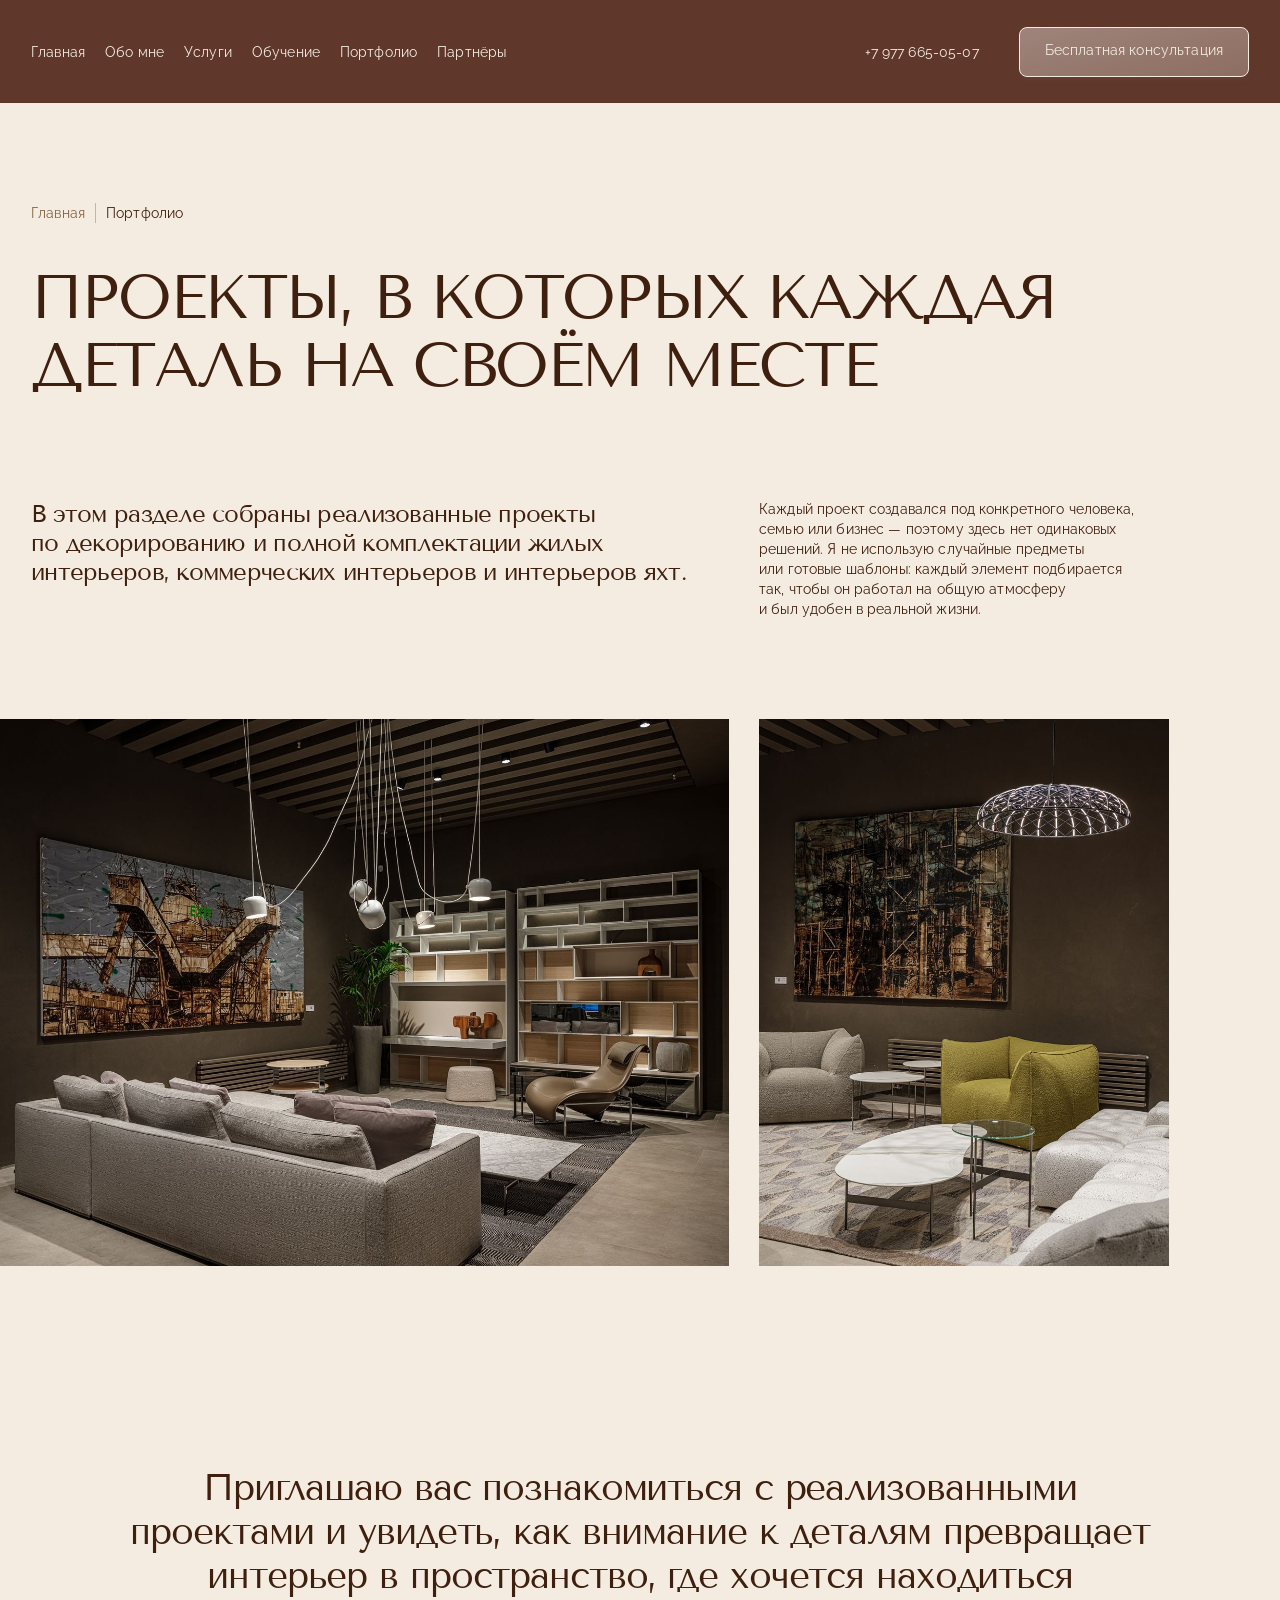
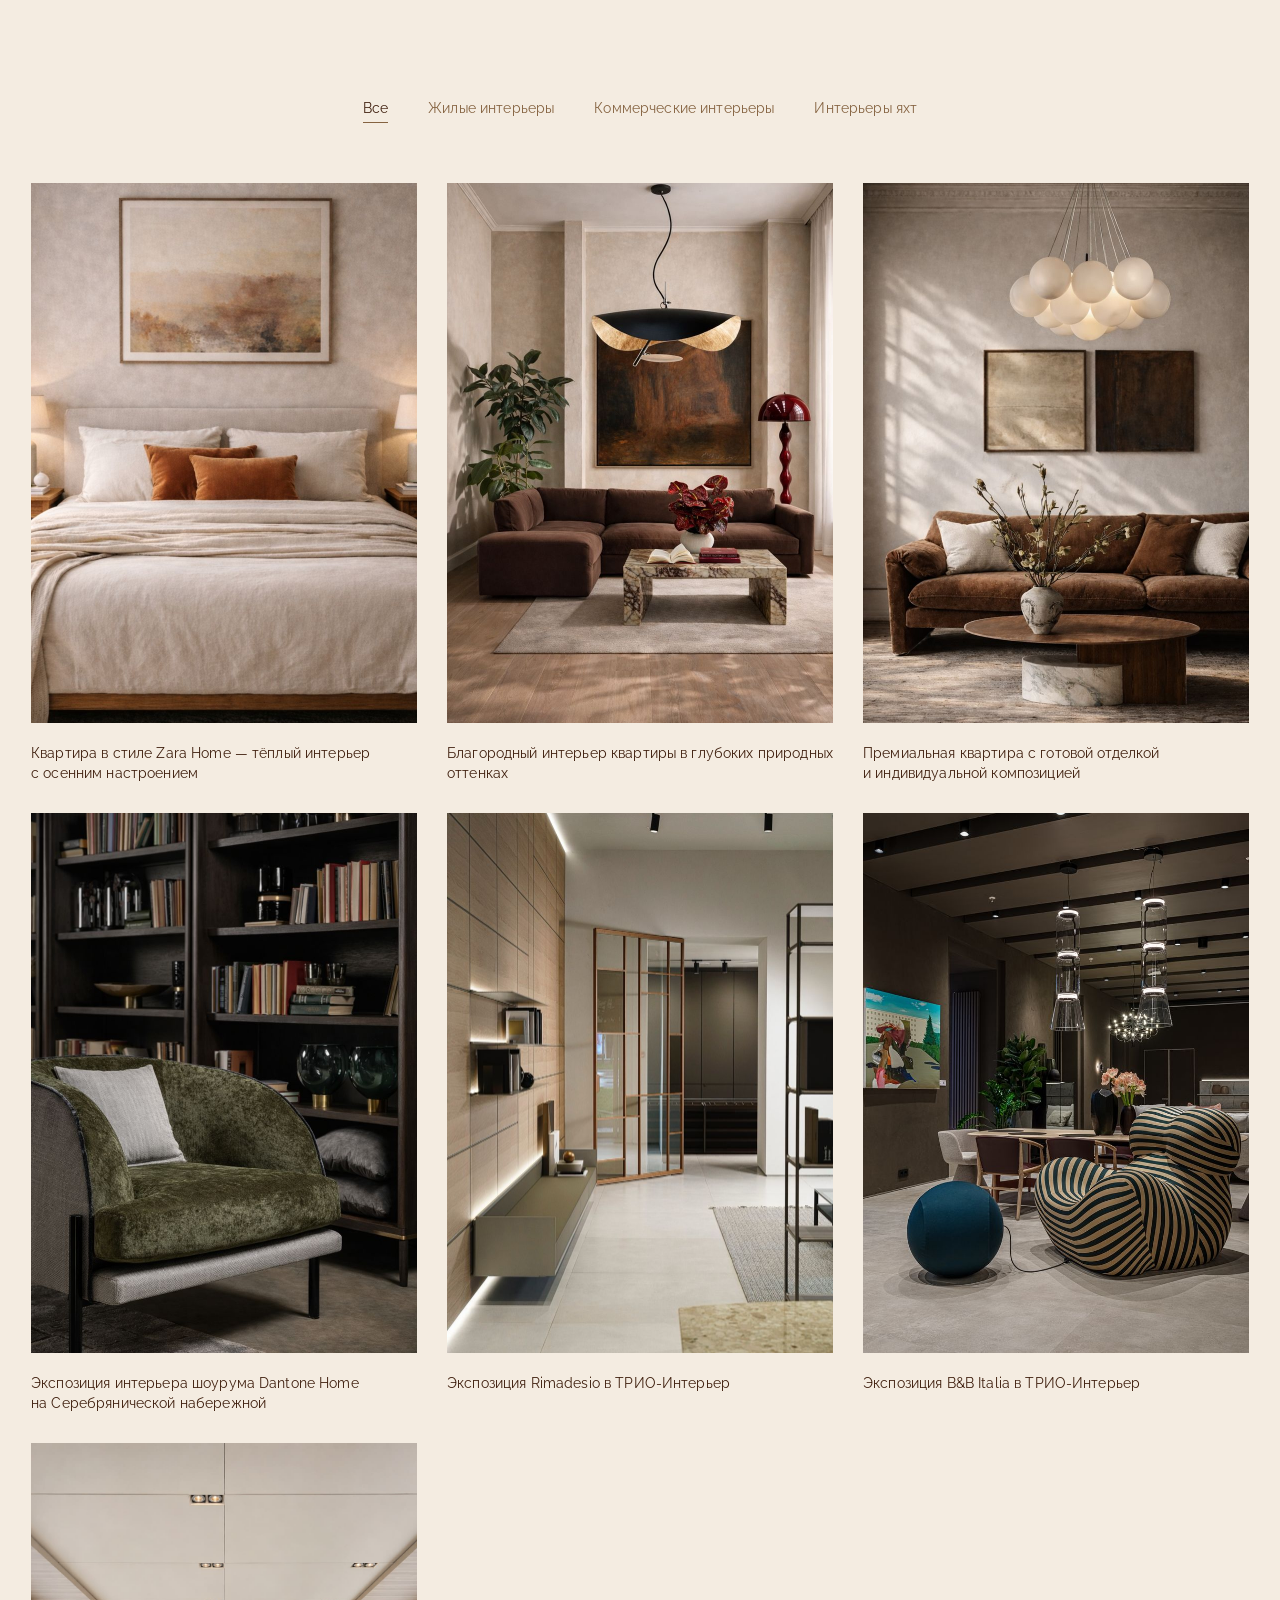
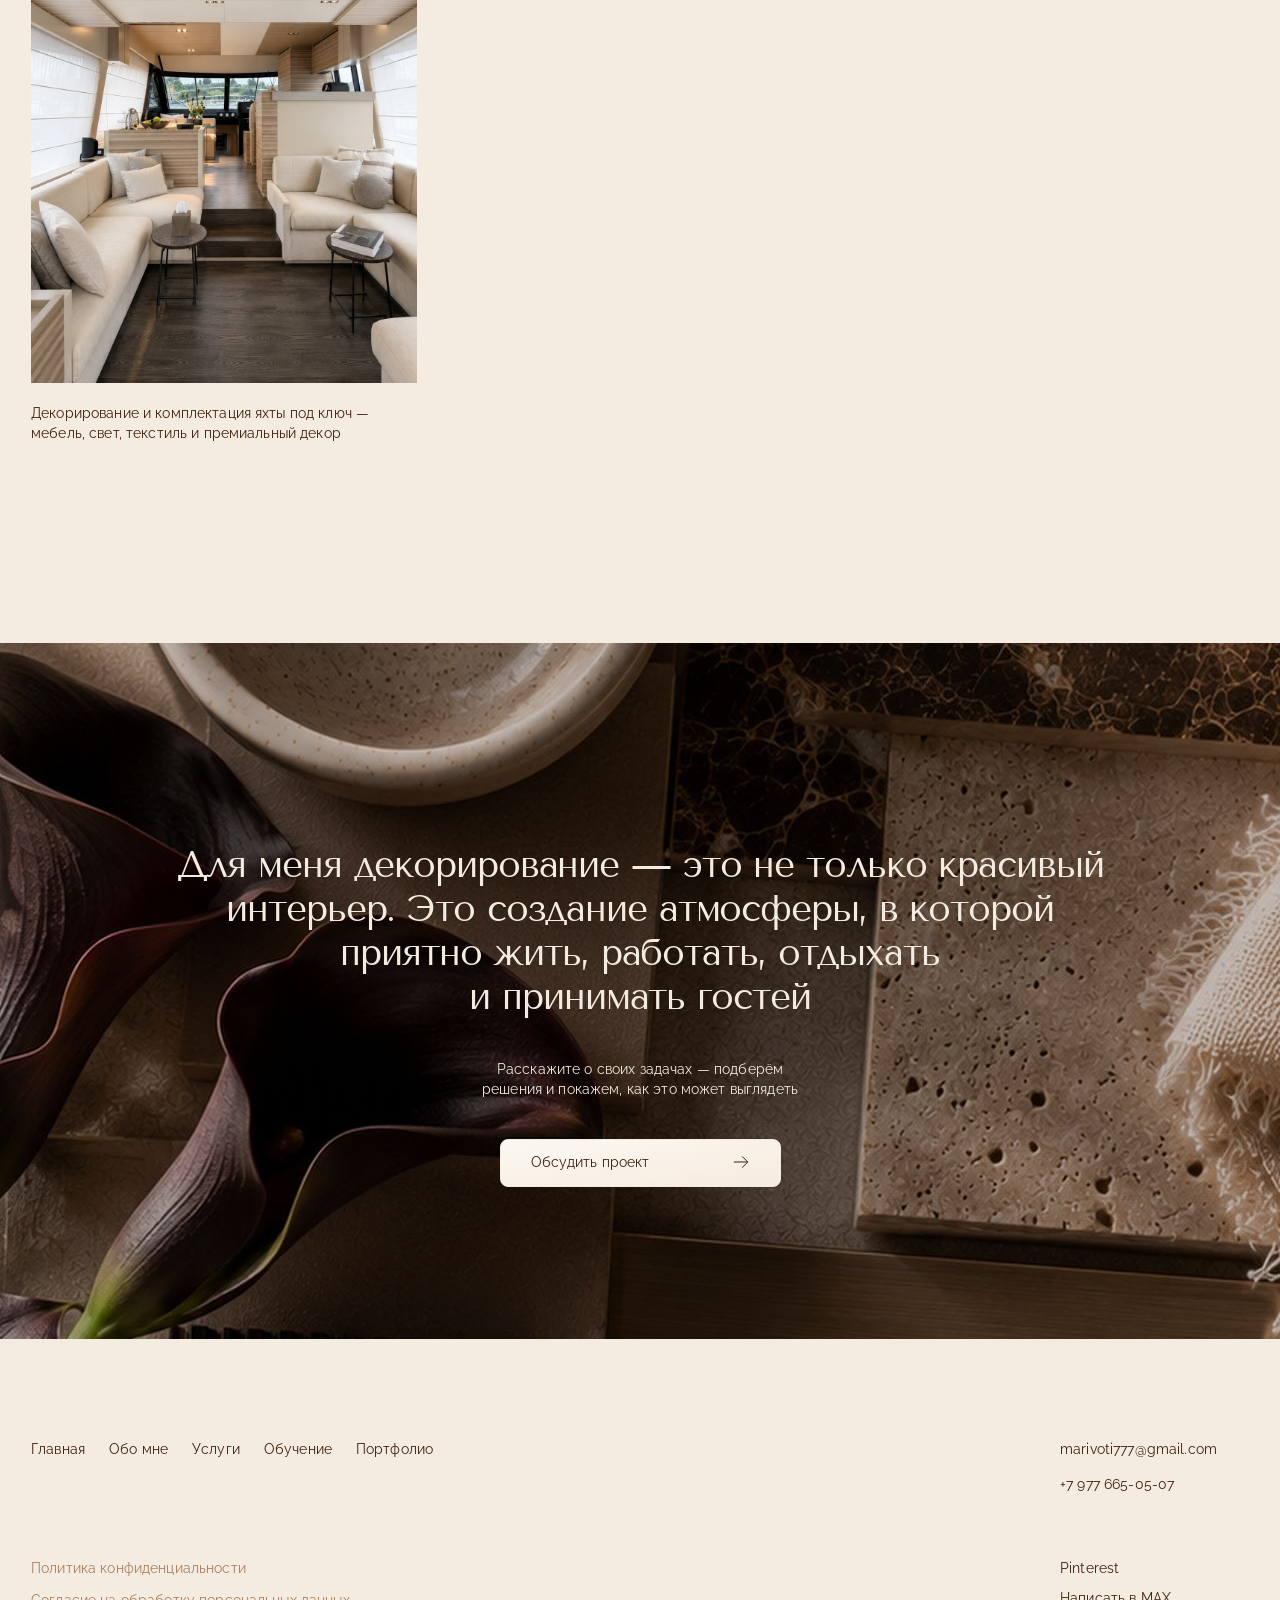
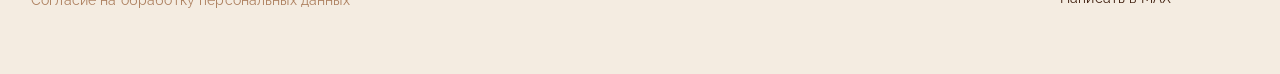
<file: portfolio.html>
<!DOCTYPE html>
<html lang="ru">
<head>
  <meta charset="UTF-8">
  <meta name="viewport" content="width=device-width, initial-scale=1">
  <title>Портфолио — Мари Воти, декоратор интерьера</title>
  <meta name="description" content="Реализованные проекты декорирования и полной комплектации жилых, коммерческих интерьеров и интерьеров яхт.">

  <link rel="preconnect" href="https://fonts.googleapis.com">
  <link rel="preconnect" href="https://fonts.gstatic.com" crossorigin>
  <link rel="stylesheet" href="https://fonts.googleapis.com/css2?family=Raleway:wght@400&family=Tenor+Sans&display=swap">
  <link rel="stylesheet" href="css/main.css">
</head>
<body>
<div class="page">

  <!-- Header -->
  <header class="header header--solid">
    <div class="container header__inner">
      <button class="header__burger" type="button" aria-label="Открыть меню" data-menu-open>
        <img src="img/icons/menu.svg" alt="">
      </button>

      <nav class="header__nav" aria-label="Основное меню">
        <a class="header__link" href="index.html">Главная</a>
        <a class="header__link" href="about.html">Обо мне</a>
        <a class="header__link" href="services.html">Услуги</a>
        <a class="header__link" href="study.html">Обучение</a>
        <a class="header__link" href="portfolio.html">Портфолио</a>
        <a class="header__link" href="partners.html">Партнёры</a>
      </nav>

      <div class="header__right">
        <a class="header__phone" href="tel:+79776650507">+7 977 665-05-07</a>
        <button class="btn-ghost header__btn" type="button" data-modal-open="request">Бесплатная консультация</button>
      </div>
    </div>
  </header>

  <!-- Mobile menu -->
  <div class="menu__overlay" data-menu-close></div>
  <div class="menu" id="menu" aria-hidden="true">
    <button class="menu__close" type="button" aria-label="Закрыть меню" data-menu-close>
      <img src="img/icons/close.svg" alt="">
    </button>
    <nav class="menu__nav" aria-label="Мобильное меню">
      <a class="menu__link" href="index.html">Главная</a>
      <a class="menu__link" href="about.html">Обо мне</a>
      <a class="menu__link" href="services.html">Услуги</a>
      <a class="menu__link" href="study.html">Обучение</a>
      <a class="menu__link" href="portfolio.html">Портфолио</a>
      <a class="menu__link" href="partners.html">Партнёры</a>
    </nav>
  </div>

  <main>

    <!-- 1. Head -->
    <section class="page-head showcase">
      <div class="container">
        <nav class="breadcrumbs" aria-label="Хлебные крошки">
          <ol class="breadcrumbs__list">
            <li class="breadcrumbs__item"><a href="index.html">Главная</a></li>
            <li class="breadcrumbs__item" aria-current="page">Портфолио</li>
          </ol>
        </nav>

        <h1 class="page-head__title showcase__title">Проекты, в&nbsp;которых каждая деталь на&nbsp;своём месте</h1>

        <div class="showcase__intro">
          <p class="showcase__lead">В&nbsp;этом разделе собраны реализованные проекты по&nbsp;декорированию и&nbsp;полной комплектации жилых интерьеров, коммерческих интерьеров и&nbsp;интерьеров&nbsp;яхт.</p>
          <p>Каждый проект создавался под&nbsp;конкретного человека, семью или&nbsp;бизнес&nbsp;— поэтому здесь нет&nbsp;одинаковых решений. Я&nbsp;не&nbsp;использую случайные предметы или&nbsp;готовые шаблоны: каждый элемент подбирается так, чтобы&nbsp;он&nbsp;работал на&nbsp;общую атмосферу и&nbsp;был&nbsp;удобен в&nbsp;реальной жизни.</p>
        </div>

        <div class="showcase__photos">
          <div class="showcase__wide">
            <img src="img/portfolio/head-1.jpg" alt="">
          </div>
          <div class="showcase__tall">
            <img src="img/portfolio/head-2.jpg" alt="">
          </div>
        </div>
      </div>
    </section>

    <!-- 2. Проекты -->
    <section class="projects section">
      <div class="container">
        <h2 class="projects__title">Приглашаю вас&nbsp;познакомиться с&nbsp;реализованными проектами и&nbsp;увидеть, как&nbsp;внимание к&nbsp;деталям превращает интерьер в&nbsp;пространство, где&nbsp;хочется находиться</h2>

        <div class="filter projects__filter" data-filter=".project-card">
          <button class="filter__toggle" type="button" aria-expanded="false" aria-controls="projects-filter" data-filter-toggle>
            <span class="filter__label" data-filter-label>Все</span>
          </button>
          <div class="filter__list" id="projects-filter">
            <button class="filter__btn is-active" type="button" data-filter-value="all">Все</button>
            <button class="filter__btn" type="button" data-filter-value="living">Жилые интерьеры</button>
            <button class="filter__btn" type="button" data-filter-value="commercial">Коммерческие интерьеры</button>
            <button class="filter__btn" type="button" data-filter-value="yacht">Интерьеры яхт</button>
          </div>
        </div>

        <!-- Проекты выводятся в цикле; data-category — раздел для фильтра -->
        <div class="projects__grid">
          <a class="project-card" href="project.html" data-category="living">
            <div class="project-card__photo">
              <img src="img/portfolio/project-1.jpg" alt="" loading="lazy">
            </div>
            <p>Квартира в&nbsp;стиле Zara Home&nbsp;— тёплый интерьер с&nbsp;осенним настроением</p>
          </a>
          <a class="project-card" href="project.html" data-category="living">
            <div class="project-card__photo">
              <img src="img/portfolio/project-2.jpg" alt="" loading="lazy">
            </div>
            <p>Благородный интерьер квартиры в&nbsp;глубоких природных оттенках</p>
          </a>
          <a class="project-card" href="project.html" data-category="living">
            <div class="project-card__photo">
              <img src="img/portfolio/project-3.jpg" alt="" loading="lazy">
            </div>
            <p>Премиальная квартира с&nbsp;готовой отделкой и&nbsp;индивидуальной композицией</p>
          </a>
          <a class="project-card" href="project.html" data-category="commercial">
            <div class="project-card__photo">
              <img src="img/portfolio/project-4.jpg" alt="" loading="lazy">
            </div>
            <p>Экспозиция интерьера шоурума Dantone Home на&nbsp;Серебрянической набережной</p>
          </a>
          <a class="project-card" href="project.html" data-category="commercial">
            <div class="project-card__photo">
              <img src="img/portfolio/project-5.jpg" alt="" loading="lazy">
            </div>
            <p>Экспозиция Rimadesio в&nbsp;ТРИО-Интерьер</p>
          </a>
          <a class="project-card" href="project.html" data-category="commercial">
            <div class="project-card__photo">
              <img src="img/portfolio/project-6.jpg" alt="" loading="lazy">
            </div>
            <p>Экспозиция B&amp;B&nbsp;Italia в&nbsp;ТРИО-Интерьер</p>
          </a>
          <a class="project-card" href="project.html" data-category="yacht">
            <div class="project-card__photo">
              <img src="img/portfolio/project-7.jpg" alt="" loading="lazy">
            </div>
            <p>Декорирование и&nbsp;комплектация яхты под&nbsp;ключ&nbsp;— мебель, свет, текстиль и&nbsp;премиальный декор</p>
          </a>
        </div>
      </div>
    </section>

    <!-- 3. CTA -->
    <section class="cta cta--text">
      <div class="cta__bg">
        <img src="img/portfolio/cta-bg.jpg" alt="" loading="lazy">
      </div>
      <div class="container cta__container">
        <h2 class="cta__title">Для&nbsp;меня декорирование&nbsp;— это&nbsp;не&nbsp;только красивый интерьер. Это&nbsp;создание атмосферы, в&nbsp;которой приятно жить, работать, отдыхать и&nbsp;принимать&nbsp;гостей</h2>
        <p class="cta__text">Расскажите о&nbsp;своих задачах&nbsp;— подберём решения и&nbsp;покажем, как&nbsp;это&nbsp;может выглядеть</p>
        <button class="cta__btn btn-main" type="button" data-modal-open="request">
          Обсудить проект
          <span class="btn-main__icon"></span>
        </button>
      </div>
    </section>

  </main>

  <!-- Footer -->
  <footer class="footer">
    <div class="container footer__grid">
      <nav class="footer__nav" aria-label="Меню в подвале">
        <a class="footer__link" href="index.html">Главная</a>
        <a class="footer__link" href="about.html">Обо мне</a>
        <a class="footer__link" href="services.html">Услуги</a>
        <a class="footer__link" href="study.html">Обучение</a>
        <a class="footer__link" href="portfolio.html">Портфолио</a>
      </nav>

      <div class="footer__contacts">
        <a class="footer__link" href="mailto:marivoti777@gmail.com">marivoti777@gmail.com</a>
        <a class="footer__link" href="tel:+79776650507">+7 977 665-05-07</a>
      </div>

      <div class="footer__socials">
        <a class="footer__link" href="https://pin.it/7h96kgqGU" target="_blank" rel="noopener">Pinterest</a>
        <a class="footer__link" href="https://max.ru/u/f9LHodD0cOIXJjgzMkssc7YjojEIRzh0xoXkBj0CArRzwf6h1e18GyQPBLI" target="_blank" rel="noopener">Написать в&nbsp;MAX</a>
      </div>

      <div class="footer__legal">
        <a class="footer__link footer__link--accent" href="privacy.html">Политика конфиденциальности</a>
        <a class="footer__link footer__link--accent" href="consent.html">Согласие на обработку персональных данных</a>
      </div>
    </div>
  </footer>

</div>

<!-- Modal: request -->
<div class="modal" id="modal-request" aria-hidden="true" data-modal>
  <div class="modal__dialog" role="dialog" aria-modal="true" aria-labelledby="modal-request-title">
    <button class="modal__close" type="button" aria-label="Закрыть" data-modal-close></button>
    <div class="modal__img">
      <img src="img/main/modal.jpg" alt="" loading="lazy">
    </div>

    <form class="modal__form" action="#" method="post" novalidate data-request-form>
      <h2 class="modal__title" id="modal-request-title">Оставить заявку</h2>

      <div class="modal__fields">
        <label class="field">
          <span class="field__label">Имя</span>
          <span class="field__wrap">
            <input class="field__input" type="text" name="name" autocomplete="name" required>
            <img class="field__alert" src="img/icons/alert.svg" alt="">
          </span>
        </label>
        <label class="field">
          <span class="field__label">Телефон</span>
          <span class="field__wrap">
            <input class="field__input" type="tel" name="phone" placeholder="+7 (000) 000–00–00" autocomplete="tel" required data-phone-mask>
            <img class="field__alert" src="img/icons/alert.svg" alt="">
          </span>
        </label>
      </div>

      <div class="modal__submit">
        <button class="btn-main btn-main--dark" type="submit">
          Отправить
          <span class="btn-main__icon"></span>
        </button>
        <label class="consent">
          <input type="checkbox" name="agree" required>
          <span class="consent__box"></span>
          <span>Оставляя заявку вы соглашаетесь с <a href="privacy.html">политикой конфиденциальности</a></span>
        </label>
      </div>
    </form>
  </div>
</div>

<!-- Modal: thanks -->
<div class="modal" id="modal-thanks" aria-hidden="true" data-modal>
  <div class="modal__dialog modal__dialog--thanks" role="dialog" aria-modal="true" aria-labelledby="modal-thanks-title">
    <button class="modal__close" type="button" aria-label="Закрыть" data-modal-close></button>
    <h2 class="modal__title" id="modal-thanks-title">Благодарю за заявку!</h2>
    <p class="modal__text">Скоро свяжусь, чтобы обсудить ваш проект</p>
    <a class="modal__home btn-main btn-main--dark" href="index.html">
      На главную
      <span class="btn-main__icon"></span>
    </a>
  </div>
</div>

<script src="js/main.js"></script>
</body>
</html>
</file>
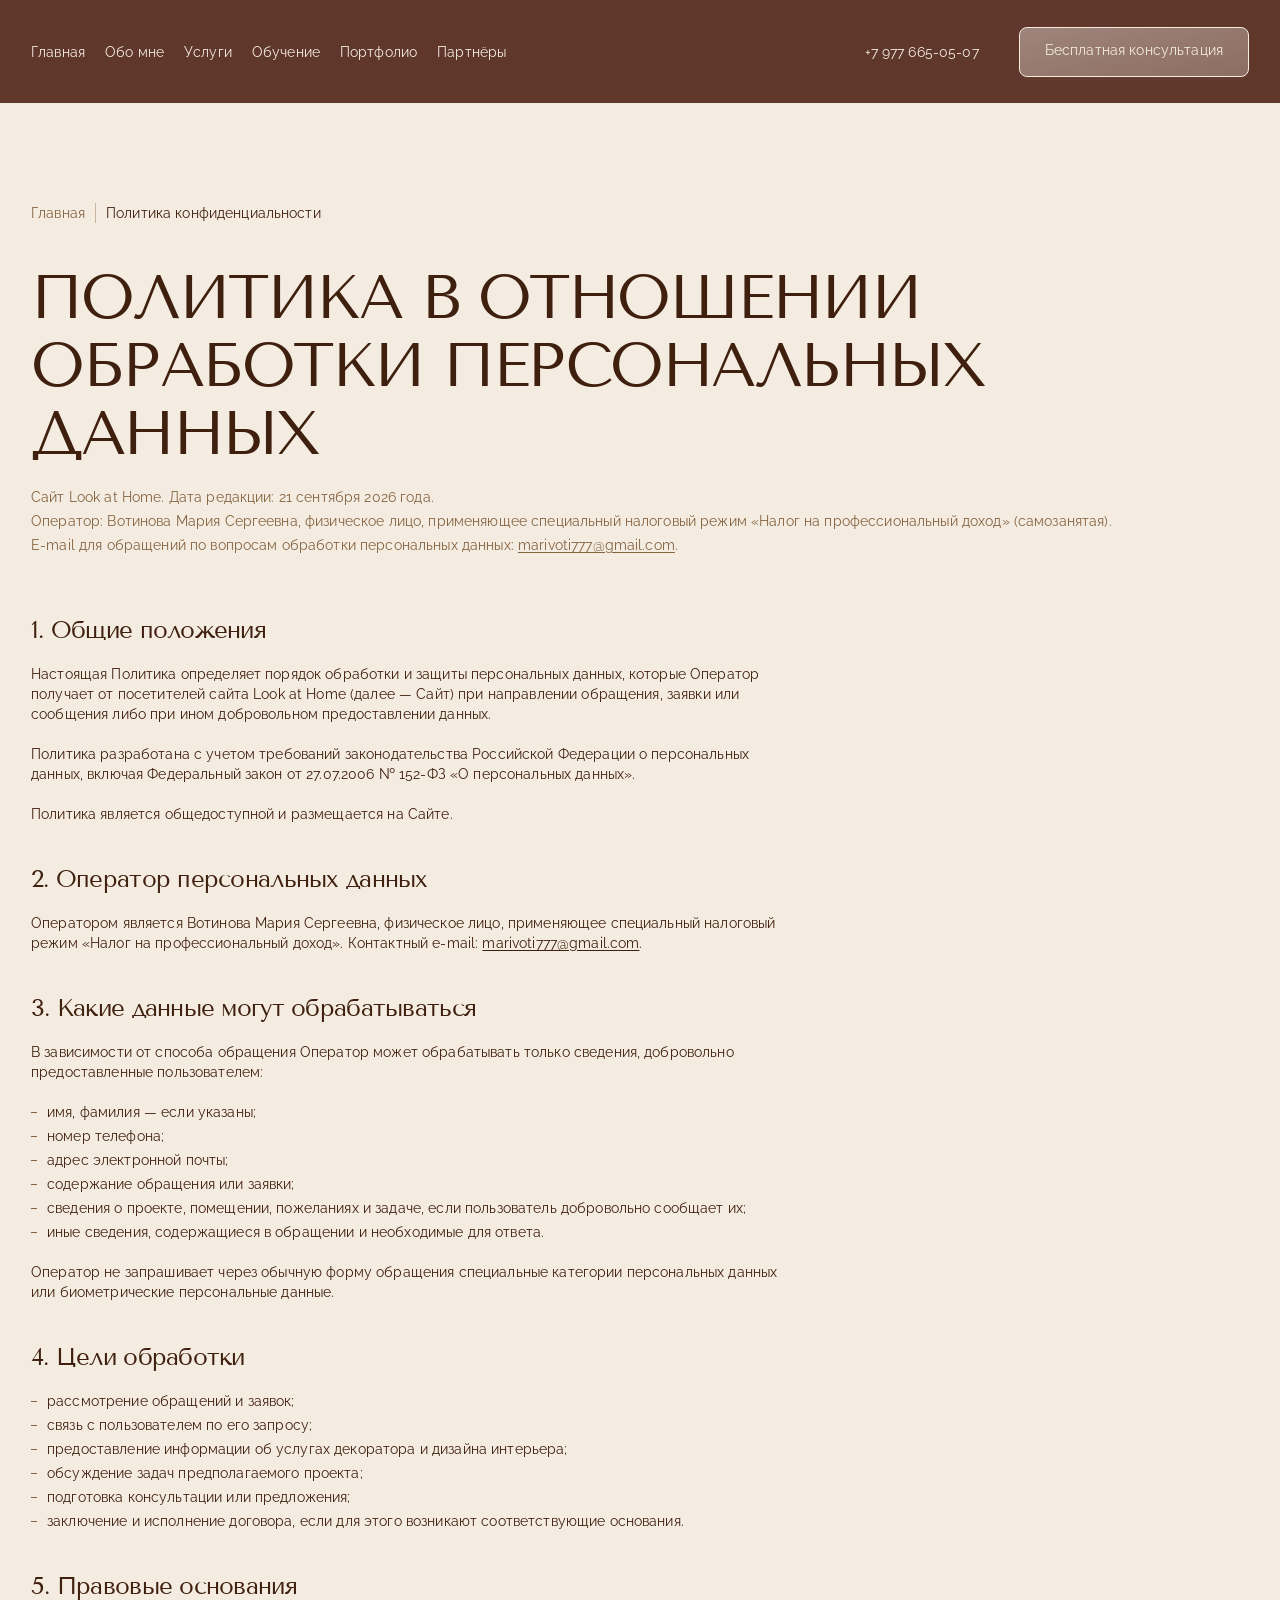
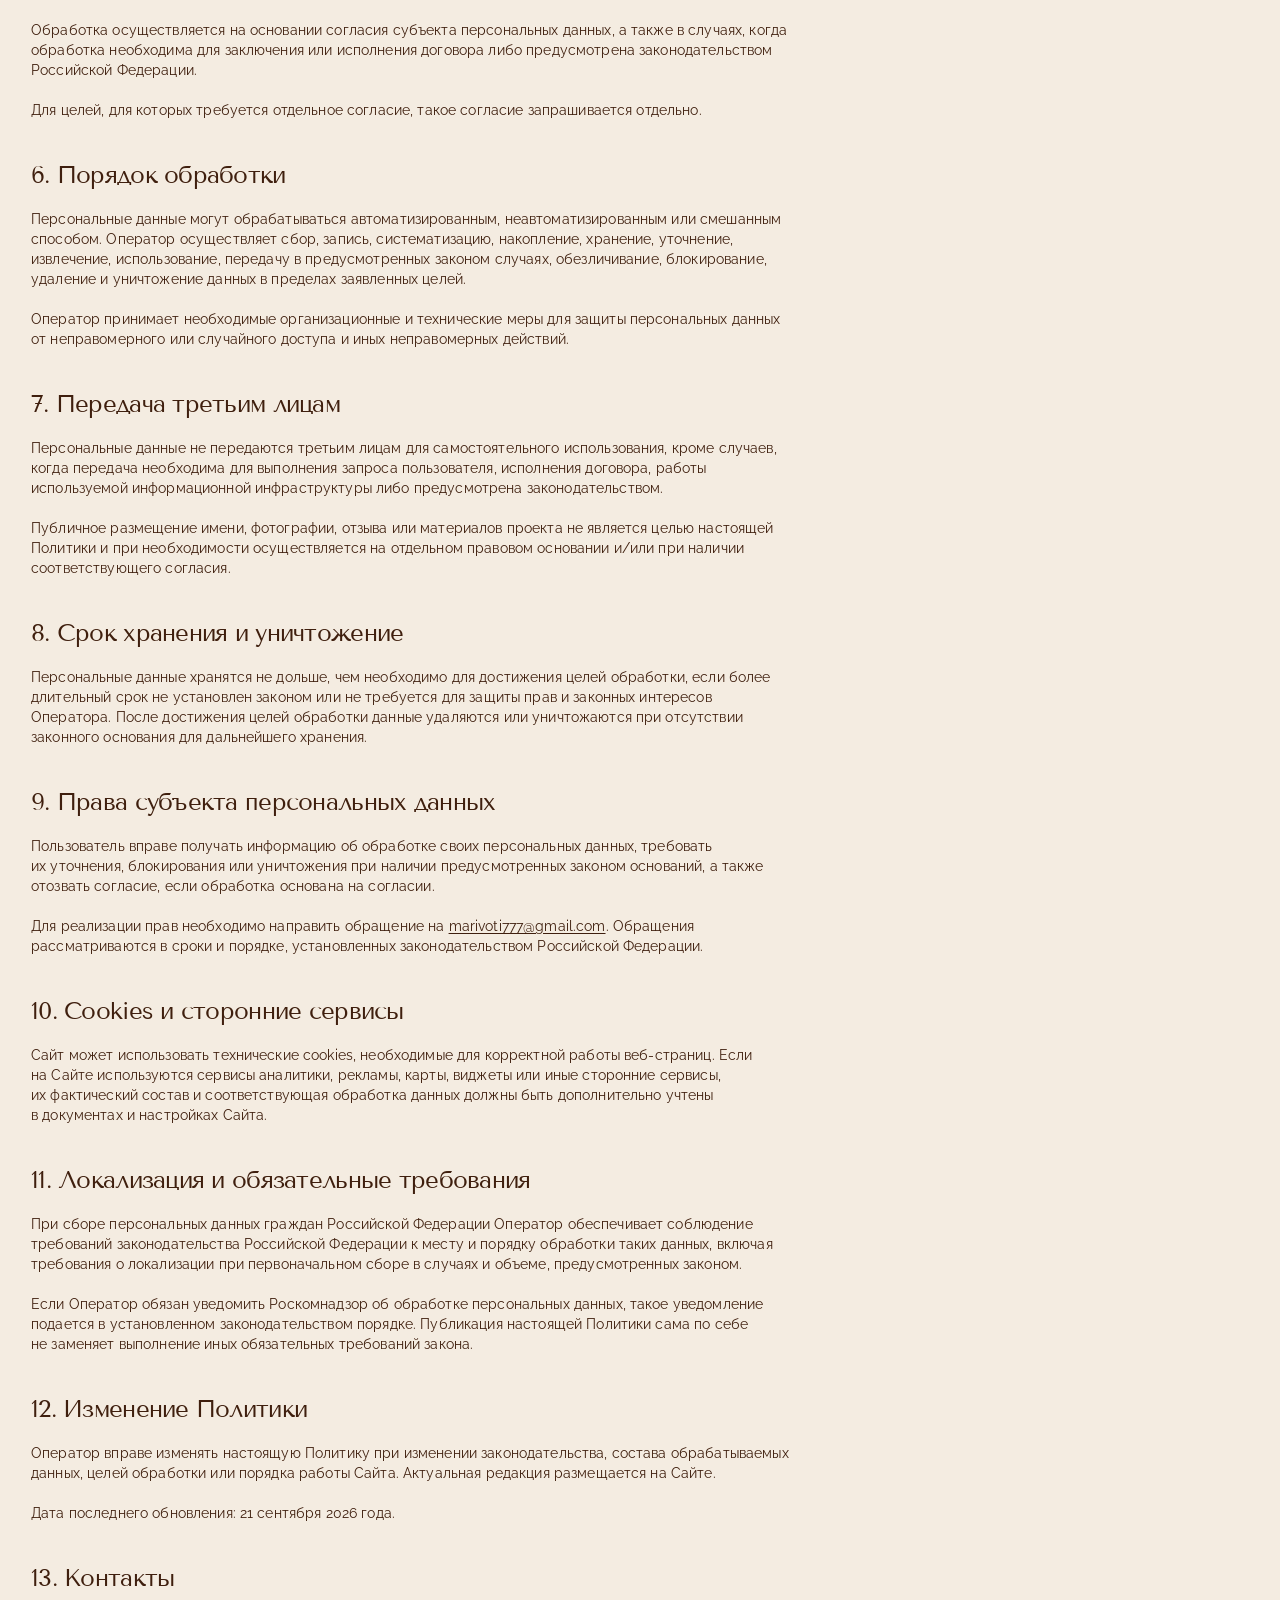
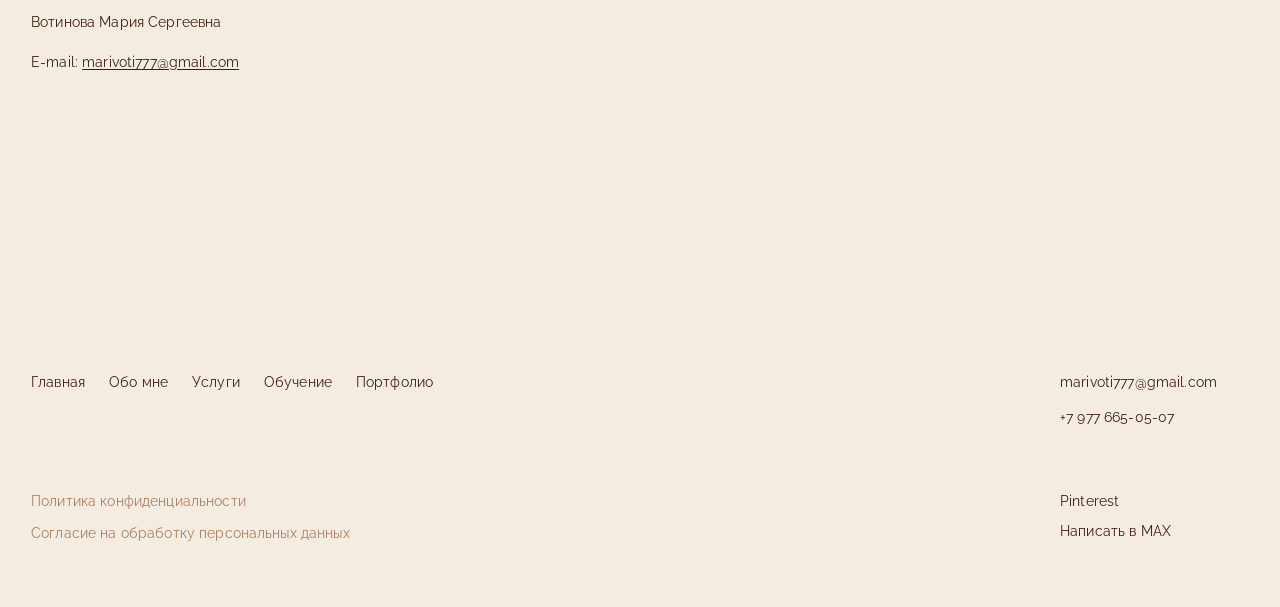
<file: privacy.html>
<!DOCTYPE html>
<html lang="ru">
<head>
  <meta charset="UTF-8">
  <meta name="viewport" content="width=device-width, initial-scale=1">
  <title>Политика конфиденциальности — Мари Воти, декоратор интерьера</title>
  <meta name="description" content="Политика в отношении обработки персональных данных на сайте Look at Home.">

  <link rel="preconnect" href="https://fonts.googleapis.com">
  <link rel="preconnect" href="https://fonts.gstatic.com" crossorigin>
  <link rel="stylesheet" href="https://fonts.googleapis.com/css2?family=Raleway:wght@400&family=Tenor+Sans&display=swap">
  <link rel="stylesheet" href="css/main.css">
</head>
<body>
<div class="page">

  <!-- Header -->
  <header class="header header--solid">
    <div class="container header__inner">
      <button class="header__burger" type="button" aria-label="Открыть меню" data-menu-open>
        <img src="img/icons/menu.svg" alt="">
      </button>

      <nav class="header__nav" aria-label="Основное меню">
        <a class="header__link" href="index.html">Главная</a>
        <a class="header__link" href="about.html">Обо мне</a>
        <a class="header__link" href="services.html">Услуги</a>
        <a class="header__link" href="study.html">Обучение</a>
        <a class="header__link" href="portfolio.html">Портфолио</a>
        <a class="header__link" href="partners.html">Партнёры</a>
      </nav>

      <div class="header__right">
        <a class="header__phone" href="tel:+79776650507">+7 977 665-05-07</a>
        <button class="btn-ghost header__btn" type="button" data-modal-open="request">Бесплатная консультация</button>
      </div>
    </div>
  </header>

  <!-- Mobile menu -->
  <div class="menu__overlay" data-menu-close></div>
  <div class="menu" id="menu" aria-hidden="true">
    <button class="menu__close" type="button" aria-label="Закрыть меню" data-menu-close>
      <img src="img/icons/close.svg" alt="">
    </button>
    <nav class="menu__nav" aria-label="Мобильное меню">
      <a class="menu__link" href="index.html">Главная</a>
      <a class="menu__link" href="about.html">Обо мне</a>
      <a class="menu__link" href="services.html">Услуги</a>
      <a class="menu__link" href="study.html">Обучение</a>
      <a class="menu__link" href="portfolio.html">Портфолио</a>
      <a class="menu__link" href="partners.html">Партнёры</a>
    </nav>
  </div>

  <main>

    <section class="page-head legal">
      <div class="container">
        <nav class="breadcrumbs" aria-label="Хлебные крошки">
          <ol class="breadcrumbs__list">
            <li class="breadcrumbs__item"><a href="index.html">Главная</a></li>
            <li class="breadcrumbs__item" aria-current="page">Политика конфиденциальности</li>
          </ol>
        </nav>

        <h1 class="page-head__title">Политика в&nbsp;отношении обработки персональных данных</h1>

        <div class="legal__meta text">
          <p>Сайт Look at Home. Дата редакции: 21&nbsp;сентября 2026 года.</p>
          <p>Оператор: Вотинова Мария Сергеевна, физическое лицо, применяющее специальный налоговый режим «Налог на&nbsp;профессиональный доход» (самозанятая).</p>
          <p>E-mail для&nbsp;обращений по&nbsp;вопросам обработки персональных данных: <a class="legal__link" href="mailto:marivoti777@gmail.com">marivoti777@gmail.com</a>.</p>
        </div>

        <div class="legal__body">
          <section class="legal__section">
            <h2 class="legal__title">1. Общие положения</h2>
            <div class="text">
              <p>Настоящая Политика определяет порядок обработки и&nbsp;защиты персональных данных, которые Оператор получает от&nbsp;посетителей сайта Look at Home (далее&nbsp;— Сайт) при&nbsp;направлении обращения, заявки или сообщения либо при&nbsp;ином добровольном предоставлении данных.</p>
              <p>Политика разработана с&nbsp;учетом требований законодательства Российской Федерации о&nbsp;персональных данных, включая Федеральный закон от&nbsp;27.07.2006 №&nbsp;152-ФЗ «О&nbsp;персональных данных».</p>
              <p>Политика является общедоступной и&nbsp;размещается на&nbsp;Сайте.</p>
            </div>
          </section>

          <section class="legal__section">
            <h2 class="legal__title">2. Оператор персональных данных</h2>
            <div class="text">
              <p>Оператором является Вотинова Мария Сергеевна, физическое лицо, применяющее специальный налоговый режим «Налог на&nbsp;профессиональный доход». Контактный e-mail: <a class="legal__link" href="mailto:marivoti777@gmail.com">marivoti777@gmail.com</a>.</p>
            </div>
          </section>

          <section class="legal__section">
            <h2 class="legal__title">3. Какие данные могут обрабатываться</h2>
            <div class="text">
              <p>В&nbsp;зависимости от&nbsp;способа обращения Оператор может обрабатывать только сведения, добровольно предоставленные пользователем:</p>
            </div>
            <ul class="legal__list">
              <li>имя, фамилия&nbsp;— если указаны;</li>
              <li>номер телефона;</li>
              <li>адрес электронной почты;</li>
              <li>содержание обращения или заявки;</li>
              <li>сведения о&nbsp;проекте, помещении, пожеланиях и&nbsp;задаче, если пользователь добровольно сообщает их;</li>
              <li>иные сведения, содержащиеся в&nbsp;обращении и&nbsp;необходимые для&nbsp;ответа.</li>
            </ul>
            <div class="text">
              <p>Оператор не&nbsp;запрашивает через обычную форму обращения специальные категории персональных данных или биометрические персональные данные.</p>
            </div>
          </section>

          <section class="legal__section">
            <h2 class="legal__title">4. Цели обработки</h2>
            <ul class="legal__list">
              <li>рассмотрение обращений и&nbsp;заявок;</li>
              <li>связь с&nbsp;пользователем по&nbsp;его запросу;</li>
              <li>предоставление информации об&nbsp;услугах декоратора и&nbsp;дизайна интерьера;</li>
              <li>обсуждение задач предполагаемого проекта;</li>
              <li>подготовка консультации или предложения;</li>
              <li>заключение и&nbsp;исполнение договора, если для&nbsp;этого возникают соответствующие основания.</li>
            </ul>
          </section>

          <section class="legal__section">
            <h2 class="legal__title">5. Правовые основания</h2>
            <div class="text">
              <p>Обработка осуществляется на&nbsp;основании согласия субъекта персональных данных, а&nbsp;также в&nbsp;случаях, когда обработка необходима для&nbsp;заключения или исполнения договора либо предусмотрена законодательством Российской Федерации.</p>
              <p>Для&nbsp;целей, для&nbsp;которых требуется отдельное согласие, такое согласие запрашивается отдельно.</p>
            </div>
          </section>

          <section class="legal__section">
            <h2 class="legal__title">6. Порядок обработки</h2>
            <div class="text">
              <p>Персональные данные могут обрабатываться автоматизированным, неавтоматизированным или смешанным способом. Оператор осуществляет сбор, запись, систематизацию, накопление, хранение, уточнение, извлечение, использование, передачу в&nbsp;предусмотренных законом случаях, обезличивание, блокирование, удаление и&nbsp;уничтожение данных в&nbsp;пределах заявленных целей.</p>
              <p>Оператор принимает необходимые организационные и&nbsp;технические меры для&nbsp;защиты персональных данных от&nbsp;неправомерного или случайного доступа и&nbsp;иных неправомерных действий.</p>
            </div>
          </section>

          <section class="legal__section">
            <h2 class="legal__title">7. Передача третьим лицам</h2>
            <div class="text">
              <p>Персональные данные не&nbsp;передаются третьим лицам для&nbsp;самостоятельного использования, кроме случаев, когда передача необходима для&nbsp;выполнения запроса пользователя, исполнения договора, работы используемой информационной инфраструктуры либо предусмотрена законодательством.</p>
              <p>Публичное размещение имени, фотографии, отзыва или материалов проекта не&nbsp;является целью настоящей Политики и&nbsp;при&nbsp;необходимости осуществляется на&nbsp;отдельном правовом основании и/или при&nbsp;наличии соответствующего согласия.</p>
            </div>
          </section>

          <section class="legal__section">
            <h2 class="legal__title">8. Срок хранения и&nbsp;уничтожение</h2>
            <div class="text">
              <p>Персональные данные хранятся не&nbsp;дольше, чем необходимо для&nbsp;достижения целей обработки, если более длительный срок не&nbsp;установлен законом или не&nbsp;требуется для&nbsp;защиты прав и&nbsp;законных интересов Оператора. После достижения целей обработки данные удаляются или уничтожаются при&nbsp;отсутствии законного основания для&nbsp;дальнейшего хранения.</p>
            </div>
          </section>

          <section class="legal__section">
            <h2 class="legal__title">9. Права субъекта персональных данных</h2>
            <div class="text">
              <p>Пользователь вправе получать информацию об&nbsp;обработке своих персональных данных, требовать их&nbsp;уточнения, блокирования или уничтожения при&nbsp;наличии предусмотренных законом оснований, а&nbsp;также отозвать согласие, если обработка основана на&nbsp;согласии.</p>
              <p>Для&nbsp;реализации прав необходимо направить обращение на&nbsp;<a class="legal__link" href="mailto:marivoti777@gmail.com">marivoti777@gmail.com</a>. Обращения рассматриваются в&nbsp;сроки и&nbsp;порядке, установленных законодательством Российской Федерации.</p>
            </div>
          </section>

          <section class="legal__section">
            <h2 class="legal__title">10. Cookies и&nbsp;сторонние сервисы</h2>
            <div class="text">
              <p>Сайт может использовать технические cookies, необходимые для&nbsp;корректной работы веб-страниц. Если на&nbsp;Сайте используются сервисы аналитики, рекламы, карты, виджеты или иные сторонние сервисы, их&nbsp;фактический состав и&nbsp;соответствующая обработка данных должны быть дополнительно учтены в&nbsp;документах и&nbsp;настройках Сайта.</p>
            </div>
          </section>

          <section class="legal__section">
            <h2 class="legal__title">11. Локализация и&nbsp;обязательные требования</h2>
            <div class="text">
              <p>При&nbsp;сборе персональных данных граждан Российской Федерации Оператор обеспечивает соблюдение требований законодательства Российской Федерации к&nbsp;месту и&nbsp;порядку обработки таких данных, включая требования о&nbsp;локализации при&nbsp;первоначальном сборе в&nbsp;случаях и&nbsp;объеме, предусмотренных законом.</p>
              <p>Если Оператор обязан уведомить Роскомнадзор об&nbsp;обработке персональных данных, такое уведомление подается в&nbsp;установленном законодательством порядке. Публикация настоящей Политики сама по&nbsp;себе не&nbsp;заменяет выполнение иных обязательных требований закона.</p>
            </div>
          </section>

          <section class="legal__section">
            <h2 class="legal__title">12. Изменение Политики</h2>
            <div class="text">
              <p>Оператор вправе изменять настоящую Политику при&nbsp;изменении законодательства, состава обрабатываемых данных, целей обработки или порядка работы Сайта. Актуальная редакция размещается на&nbsp;Сайте.</p>
              <p>Дата последнего обновления: 21&nbsp;сентября 2026 года.</p>
            </div>
          </section>

          <section class="legal__section">
            <h2 class="legal__title">13. Контакты</h2>
            <div class="text">
              <p>Вотинова Мария Сергеевна</p>
              <p>E-mail: <a class="legal__link" href="mailto:marivoti777@gmail.com">marivoti777@gmail.com</a></p>
            </div>
          </section>
        </div>
      </div>
    </section>

  </main>

  <!-- Footer -->
  <footer class="footer">
    <div class="container footer__grid">
      <nav class="footer__nav" aria-label="Меню в подвале">
        <a class="footer__link" href="index.html">Главная</a>
        <a class="footer__link" href="about.html">Обо мне</a>
        <a class="footer__link" href="services.html">Услуги</a>
        <a class="footer__link" href="study.html">Обучение</a>
        <a class="footer__link" href="portfolio.html">Портфолио</a>
      </nav>

      <div class="footer__contacts">
        <a class="footer__link" href="mailto:marivoti777@gmail.com">marivoti777@gmail.com</a>
        <a class="footer__link" href="tel:+79776650507">+7 977 665-05-07</a>
      </div>

      <div class="footer__socials">
        <a class="footer__link" href="https://pin.it/7h96kgqGU" target="_blank" rel="noopener">Pinterest</a>
        <a class="footer__link" href="https://max.ru/u/f9LHodD0cOIXJjgzMkssc7YjojEIRzh0xoXkBj0CArRzwf6h1e18GyQPBLI" target="_blank" rel="noopener">Написать в&nbsp;MAX</a>
      </div>

      <div class="footer__legal">
        <a class="footer__link footer__link--accent" href="privacy.html">Политика конфиденциальности</a>
        <a class="footer__link footer__link--accent" href="consent.html">Согласие на обработку персональных данных</a>
      </div>
    </div>
  </footer>

</div>

<!-- Modal: request -->
<div class="modal" id="modal-request" aria-hidden="true" data-modal>
  <div class="modal__dialog" role="dialog" aria-modal="true" aria-labelledby="modal-request-title">
    <button class="modal__close" type="button" aria-label="Закрыть" data-modal-close></button>
    <div class="modal__img">
      <img src="img/main/modal.jpg" alt="" loading="lazy">
    </div>

    <form class="modal__form" action="#" method="post" novalidate data-request-form>
      <h2 class="modal__title" id="modal-request-title">Оставить заявку</h2>

      <div class="modal__fields">
        <label class="field">
          <span class="field__label">Имя</span>
          <span class="field__wrap">
            <input class="field__input" type="text" name="name" autocomplete="name" required>
            <img class="field__alert" src="img/icons/alert.svg" alt="">
          </span>
        </label>
        <label class="field">
          <span class="field__label">Телефон</span>
          <span class="field__wrap">
            <input class="field__input" type="tel" name="phone" placeholder="+7 (000) 000–00–00" autocomplete="tel" required data-phone-mask>
            <img class="field__alert" src="img/icons/alert.svg" alt="">
          </span>
        </label>
      </div>

      <div class="modal__submit">
        <button class="btn-main btn-main--dark" type="submit">
          Отправить
          <span class="btn-main__icon"></span>
        </button>
        <label class="consent">
          <input type="checkbox" name="agree" required>
          <span class="consent__box"></span>
          <span>Оставляя заявку вы соглашаетесь с <a href="privacy.html">политикой конфиденциальности</a></span>
        </label>
      </div>
    </form>
  </div>
</div>

<!-- Modal: thanks -->
<div class="modal" id="modal-thanks" aria-hidden="true" data-modal>
  <div class="modal__dialog modal__dialog--thanks" role="dialog" aria-modal="true" aria-labelledby="modal-thanks-title">
    <button class="modal__close" type="button" aria-label="Закрыть" data-modal-close></button>
    <h2 class="modal__title" id="modal-thanks-title">Благодарю за заявку!</h2>
    <p class="modal__text">Скоро свяжусь, чтобы обсудить ваш проект</p>
    <a class="modal__home btn-main btn-main--dark" href="index.html">
      На главную
      <span class="btn-main__icon"></span>
    </a>
  </div>
</div>

<script src="js/main.js"></script>
</body>
</html>
</file>
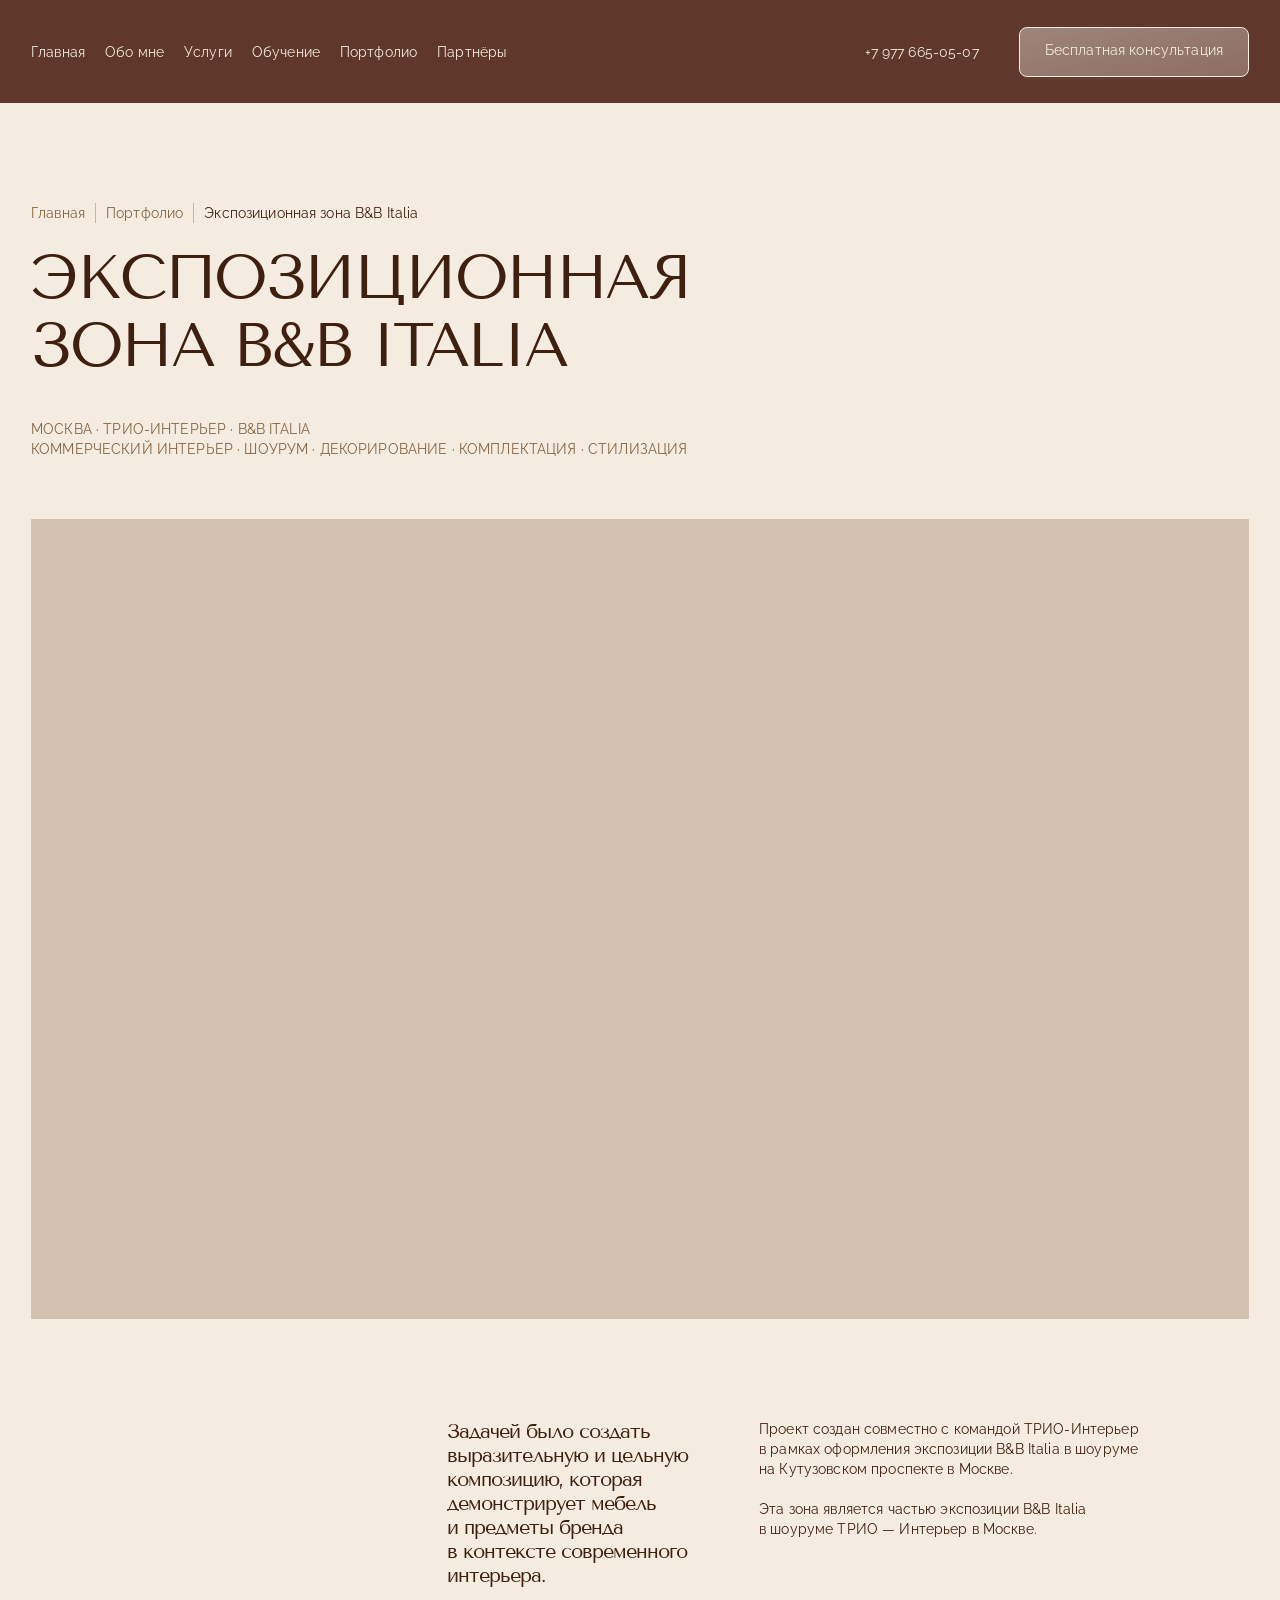
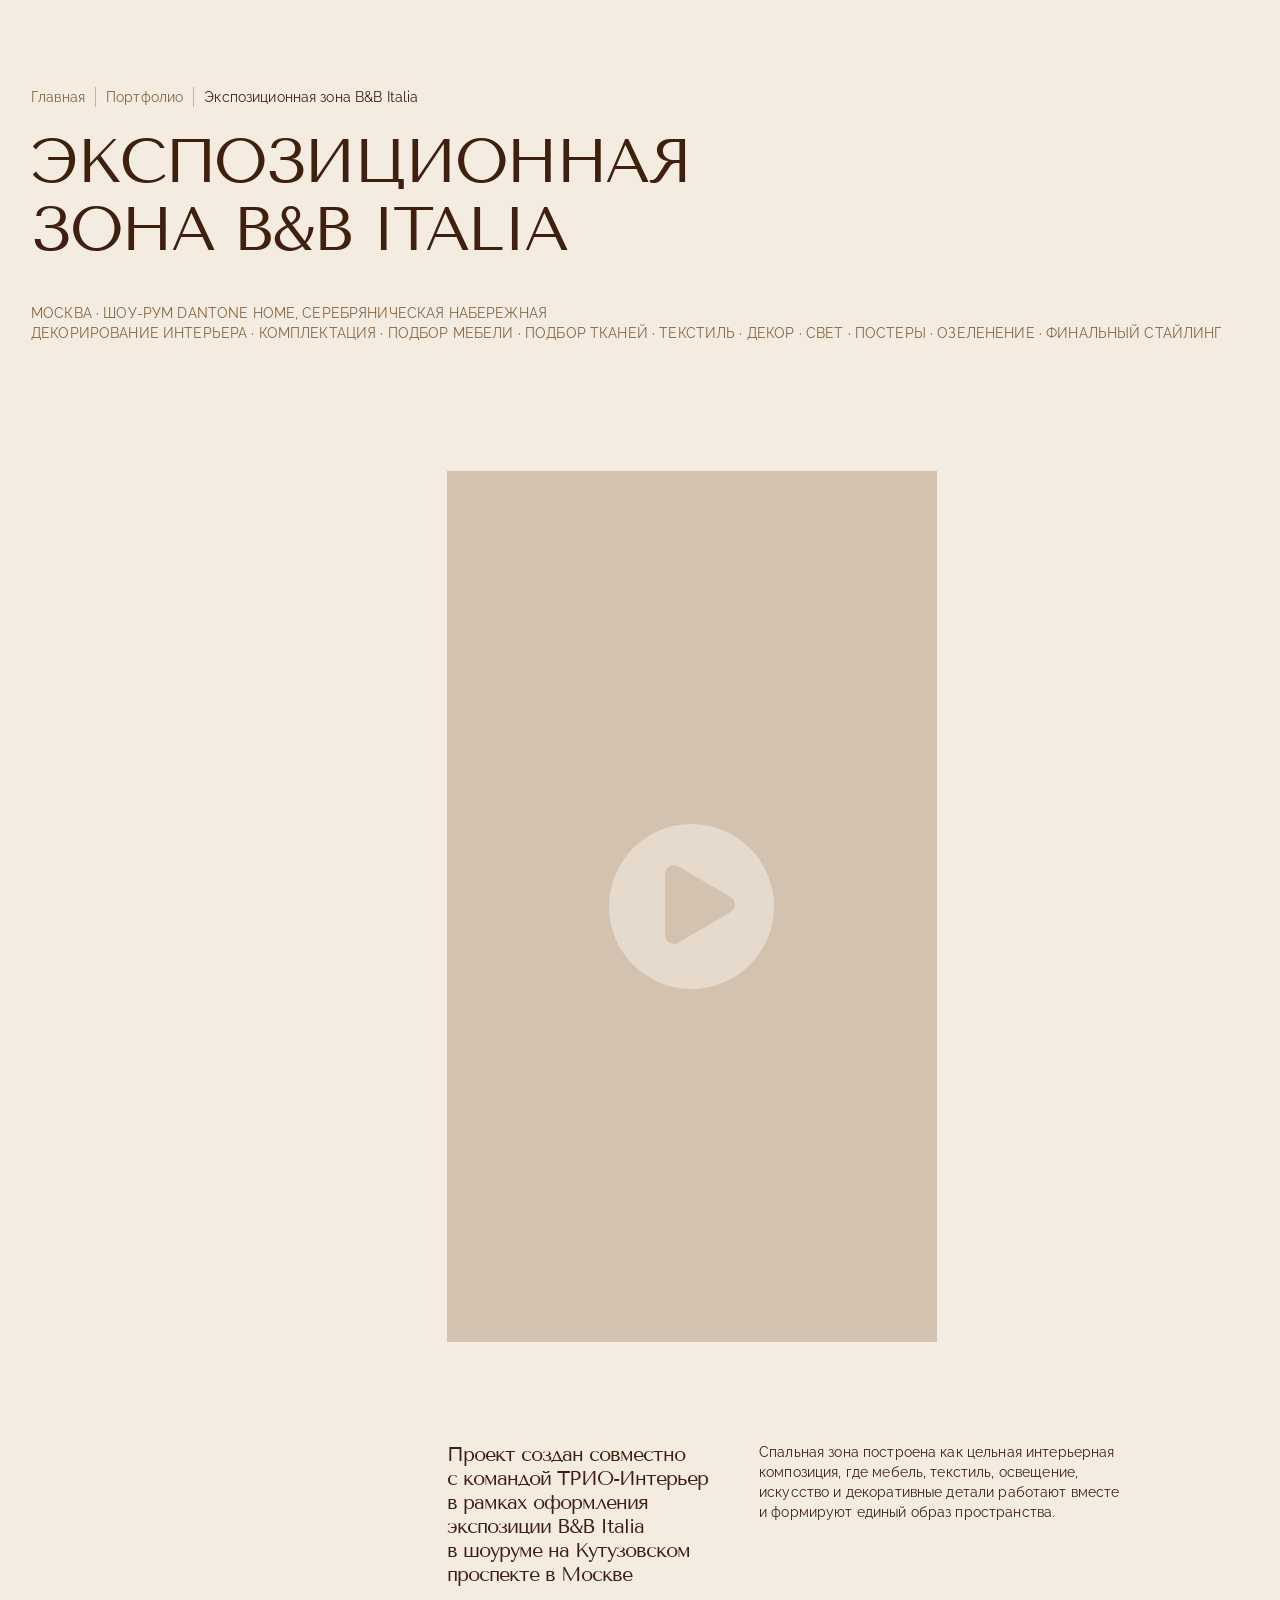
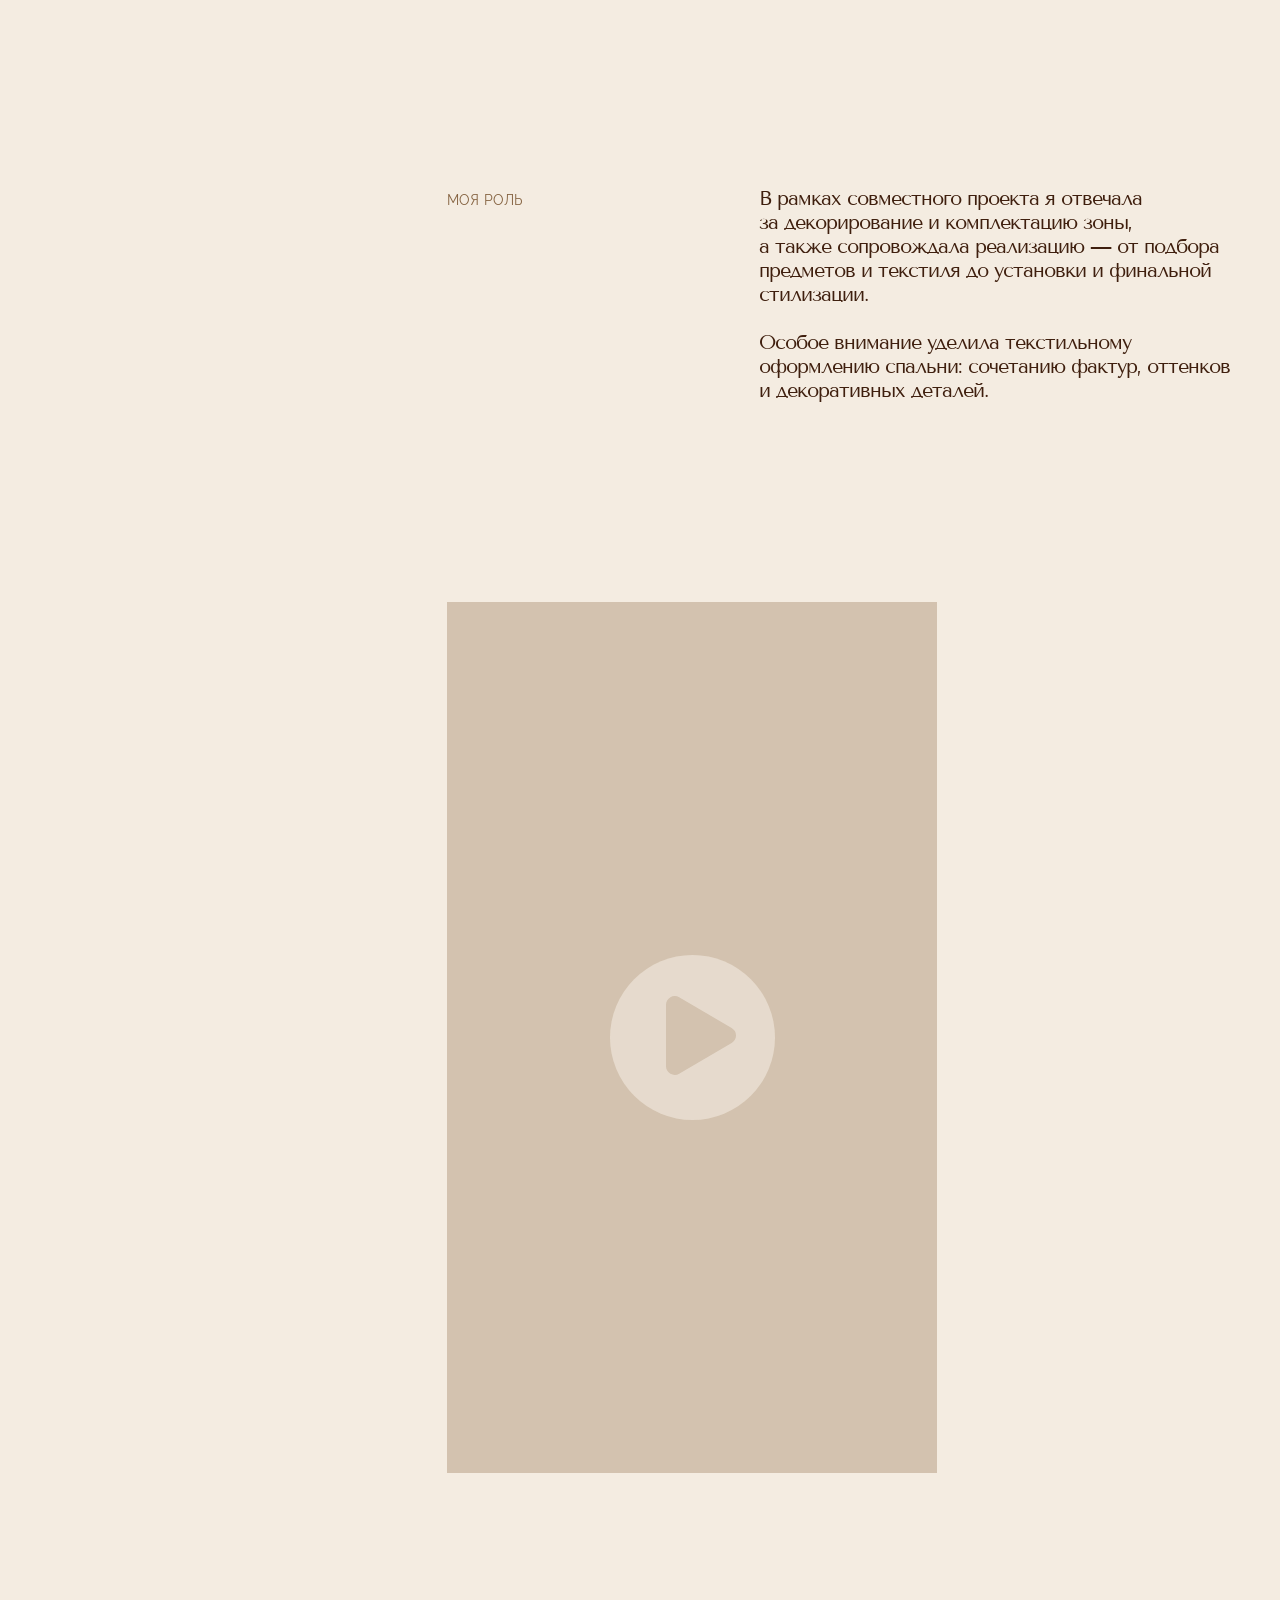
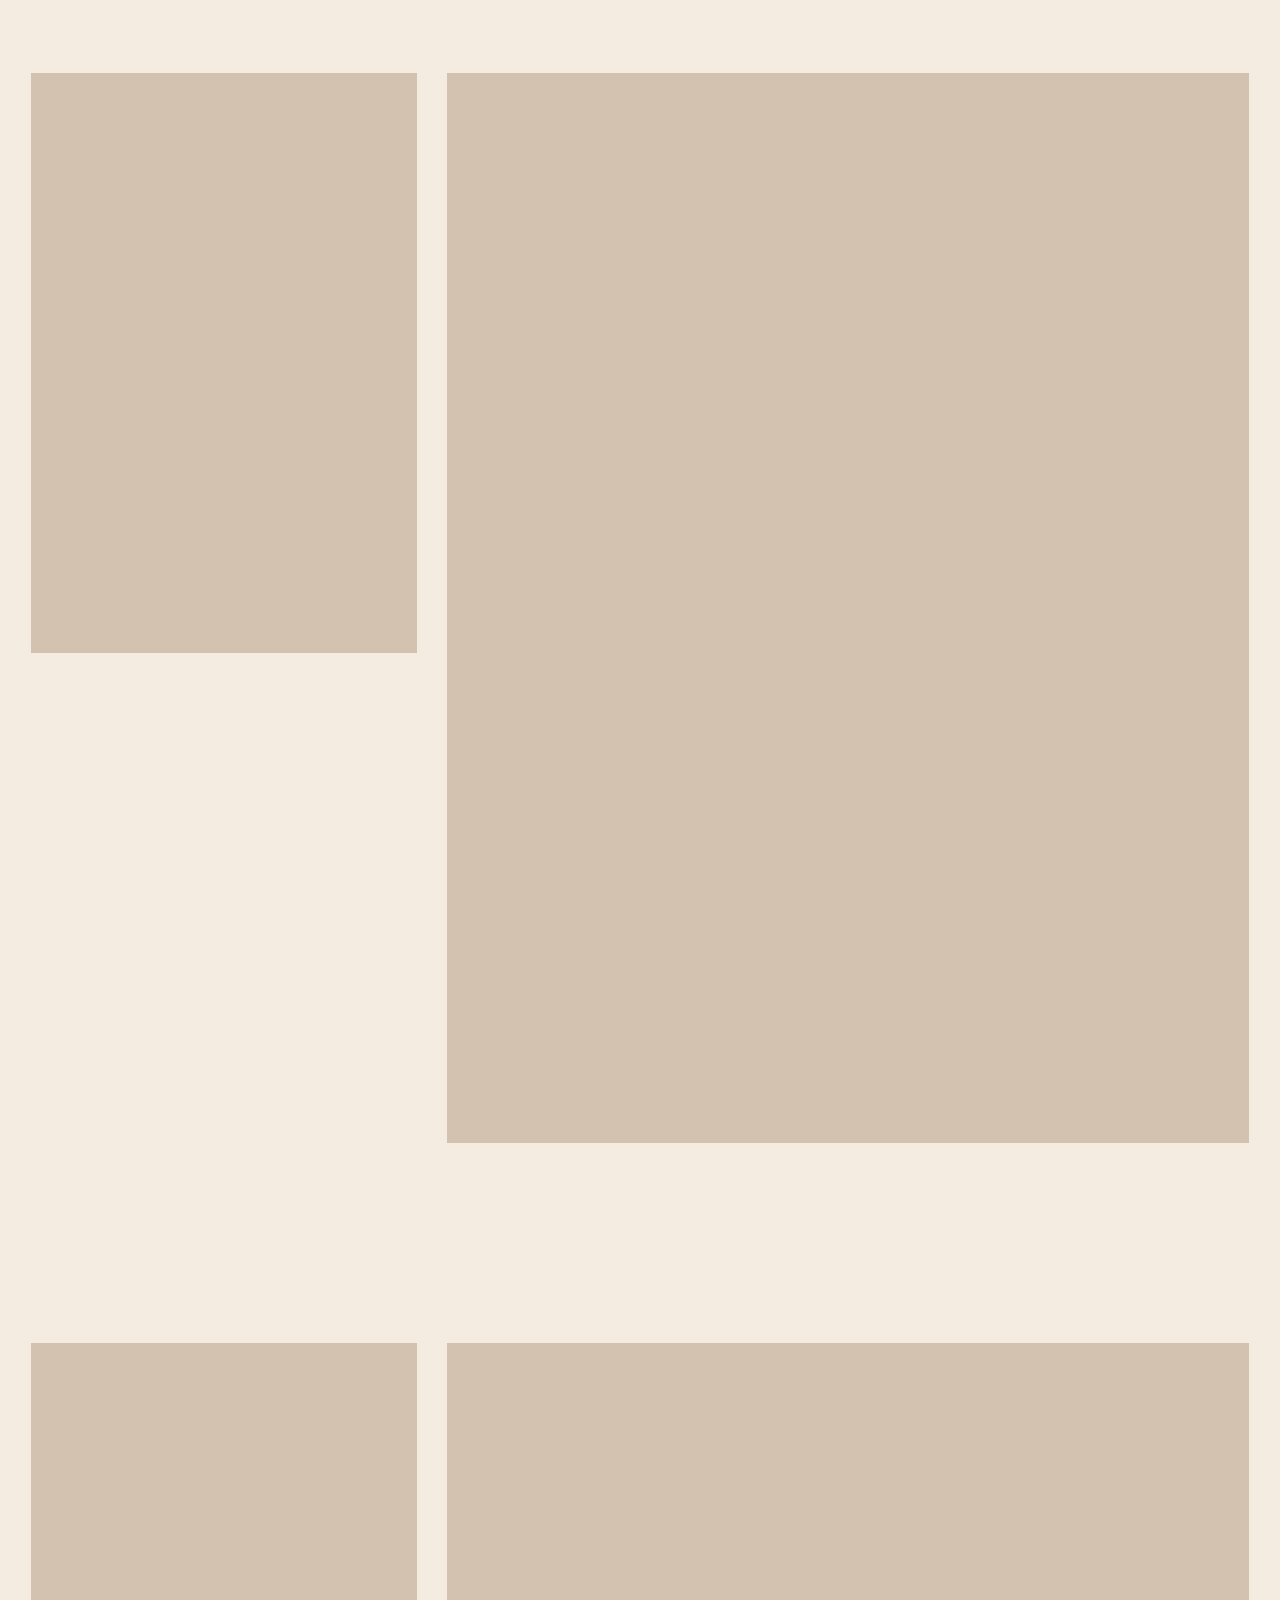
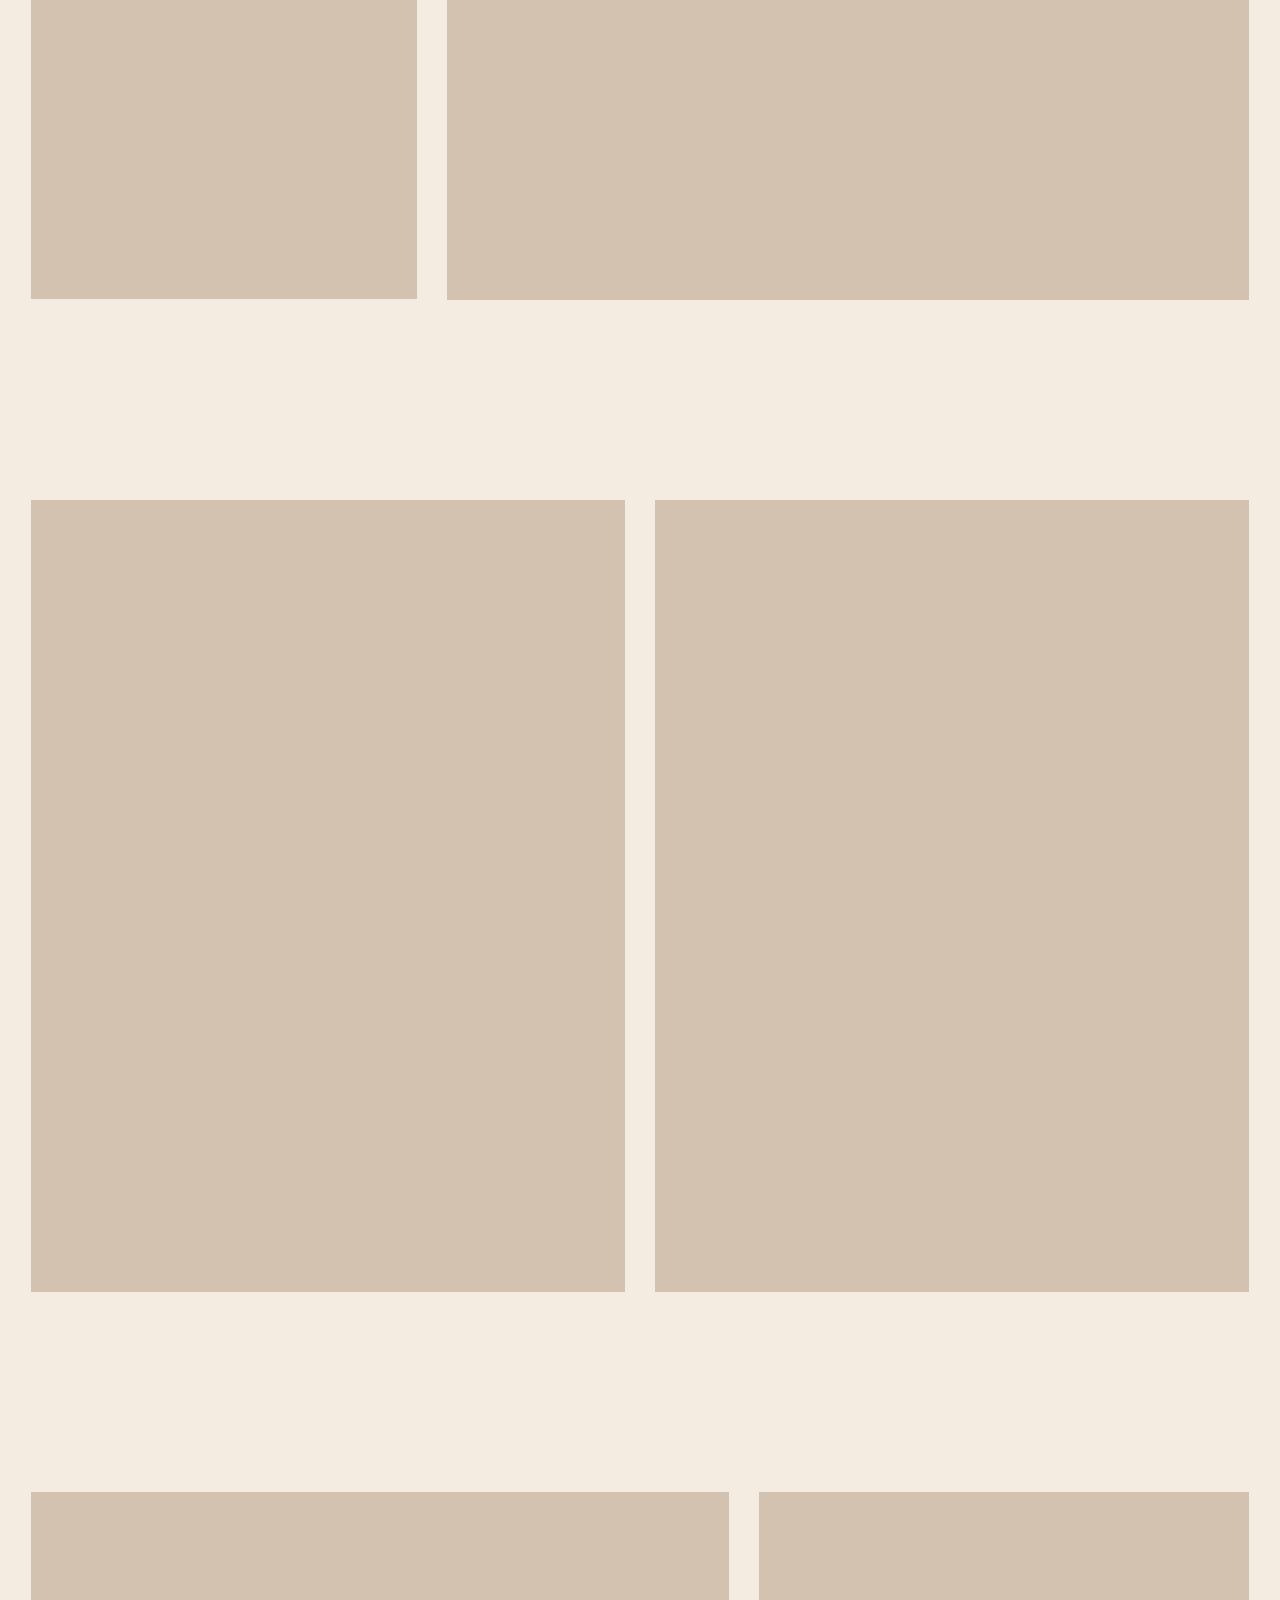
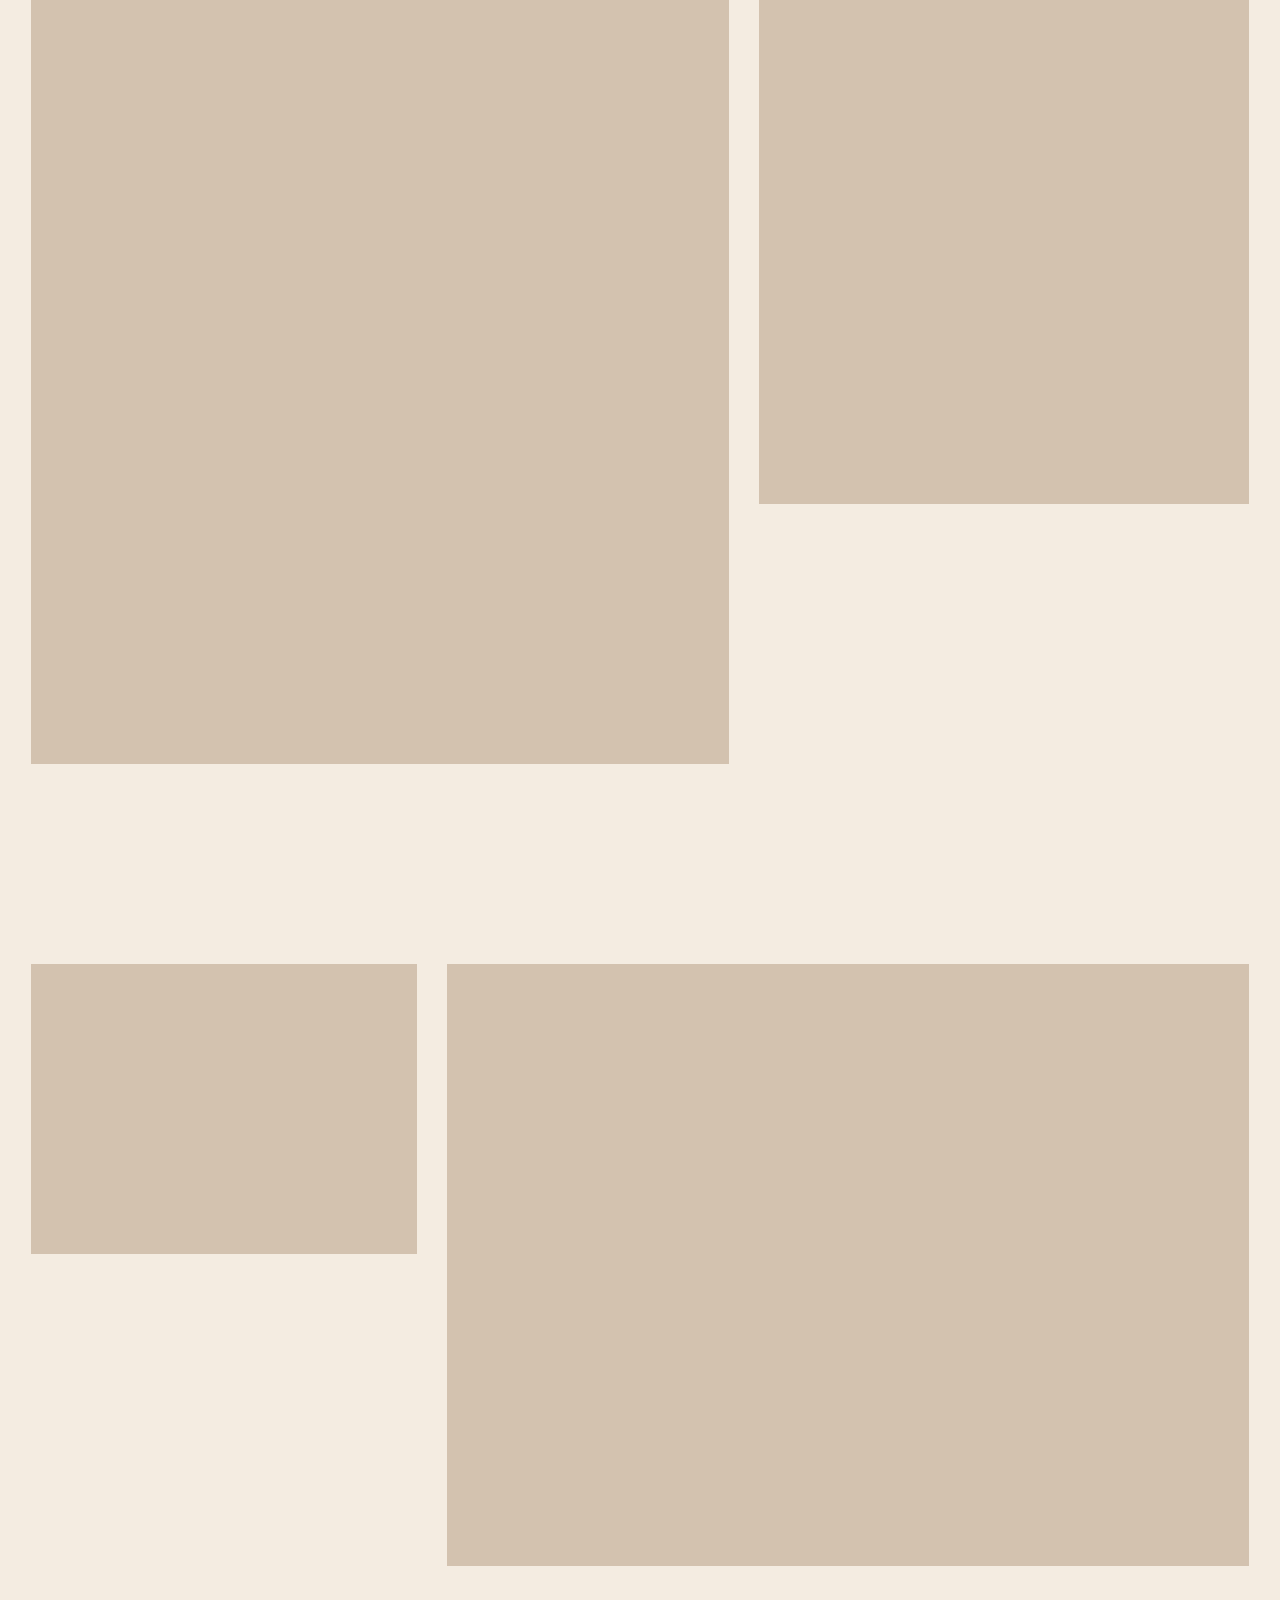
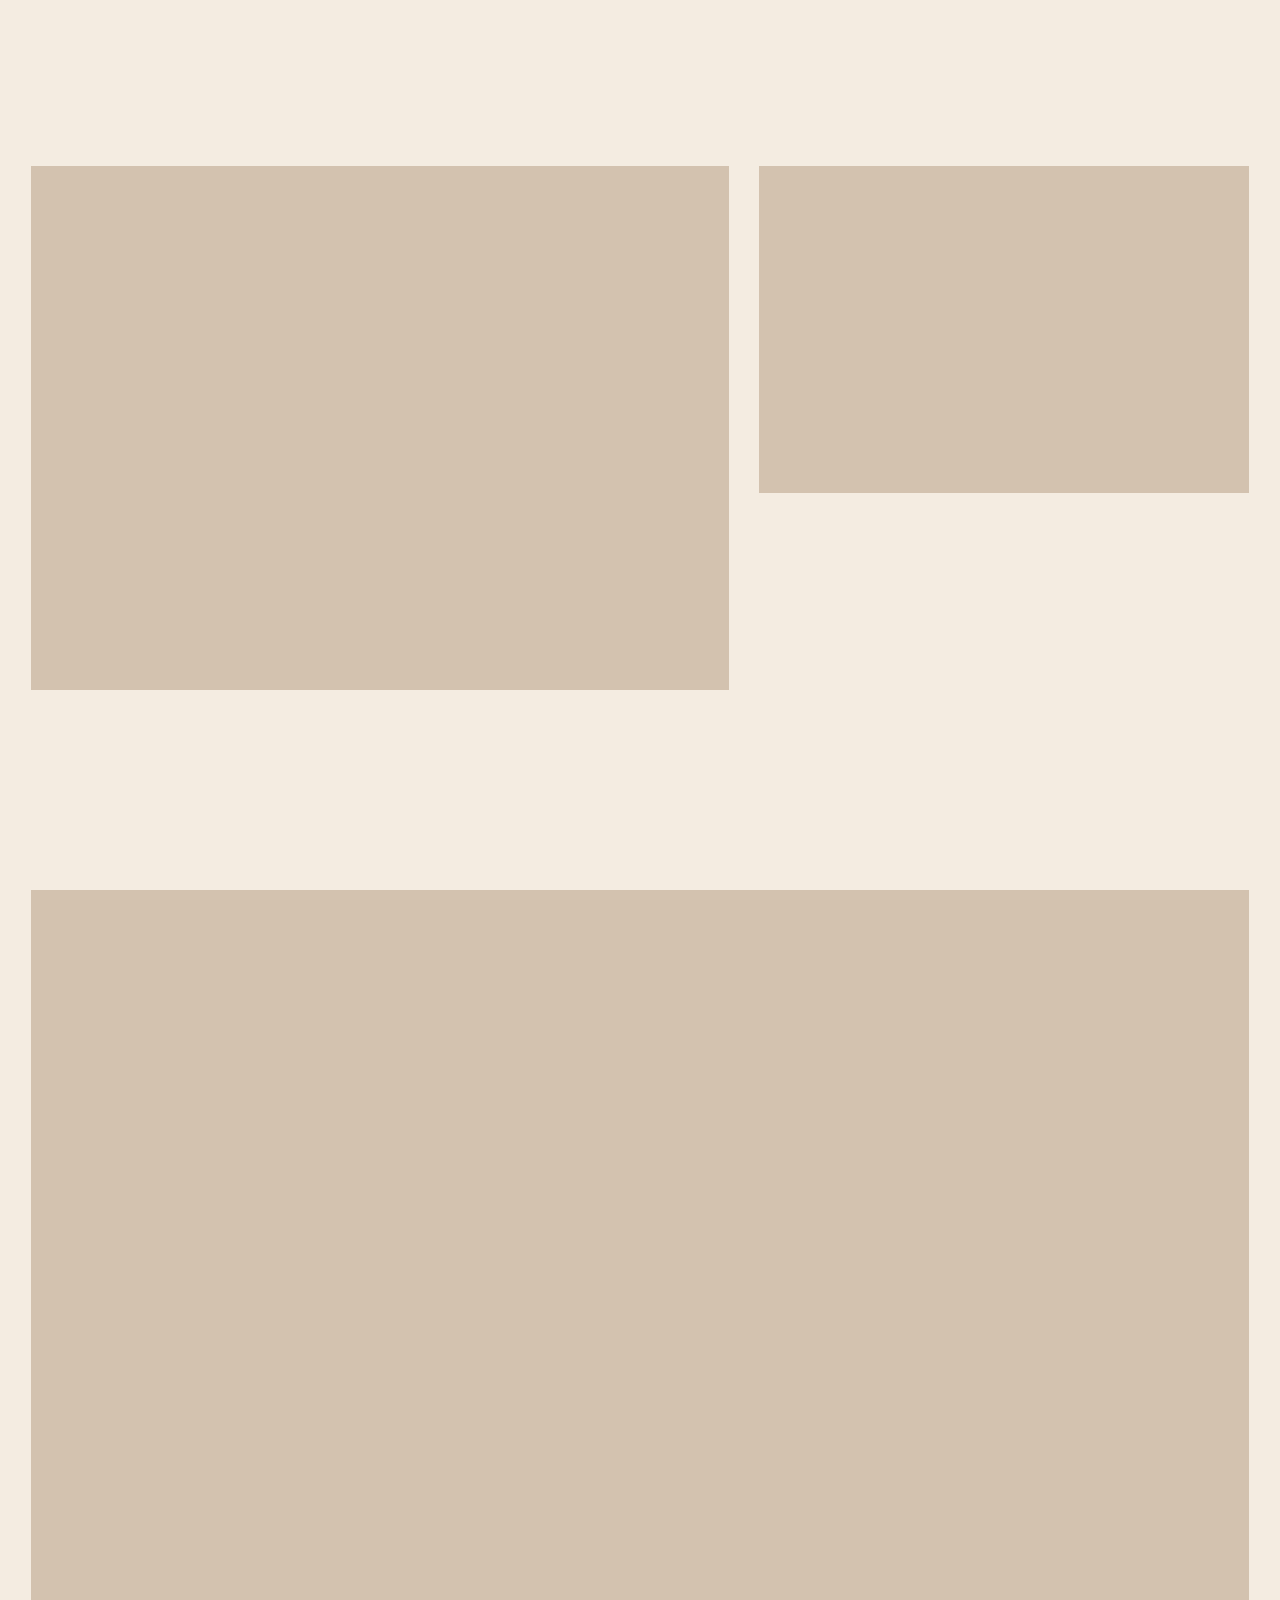
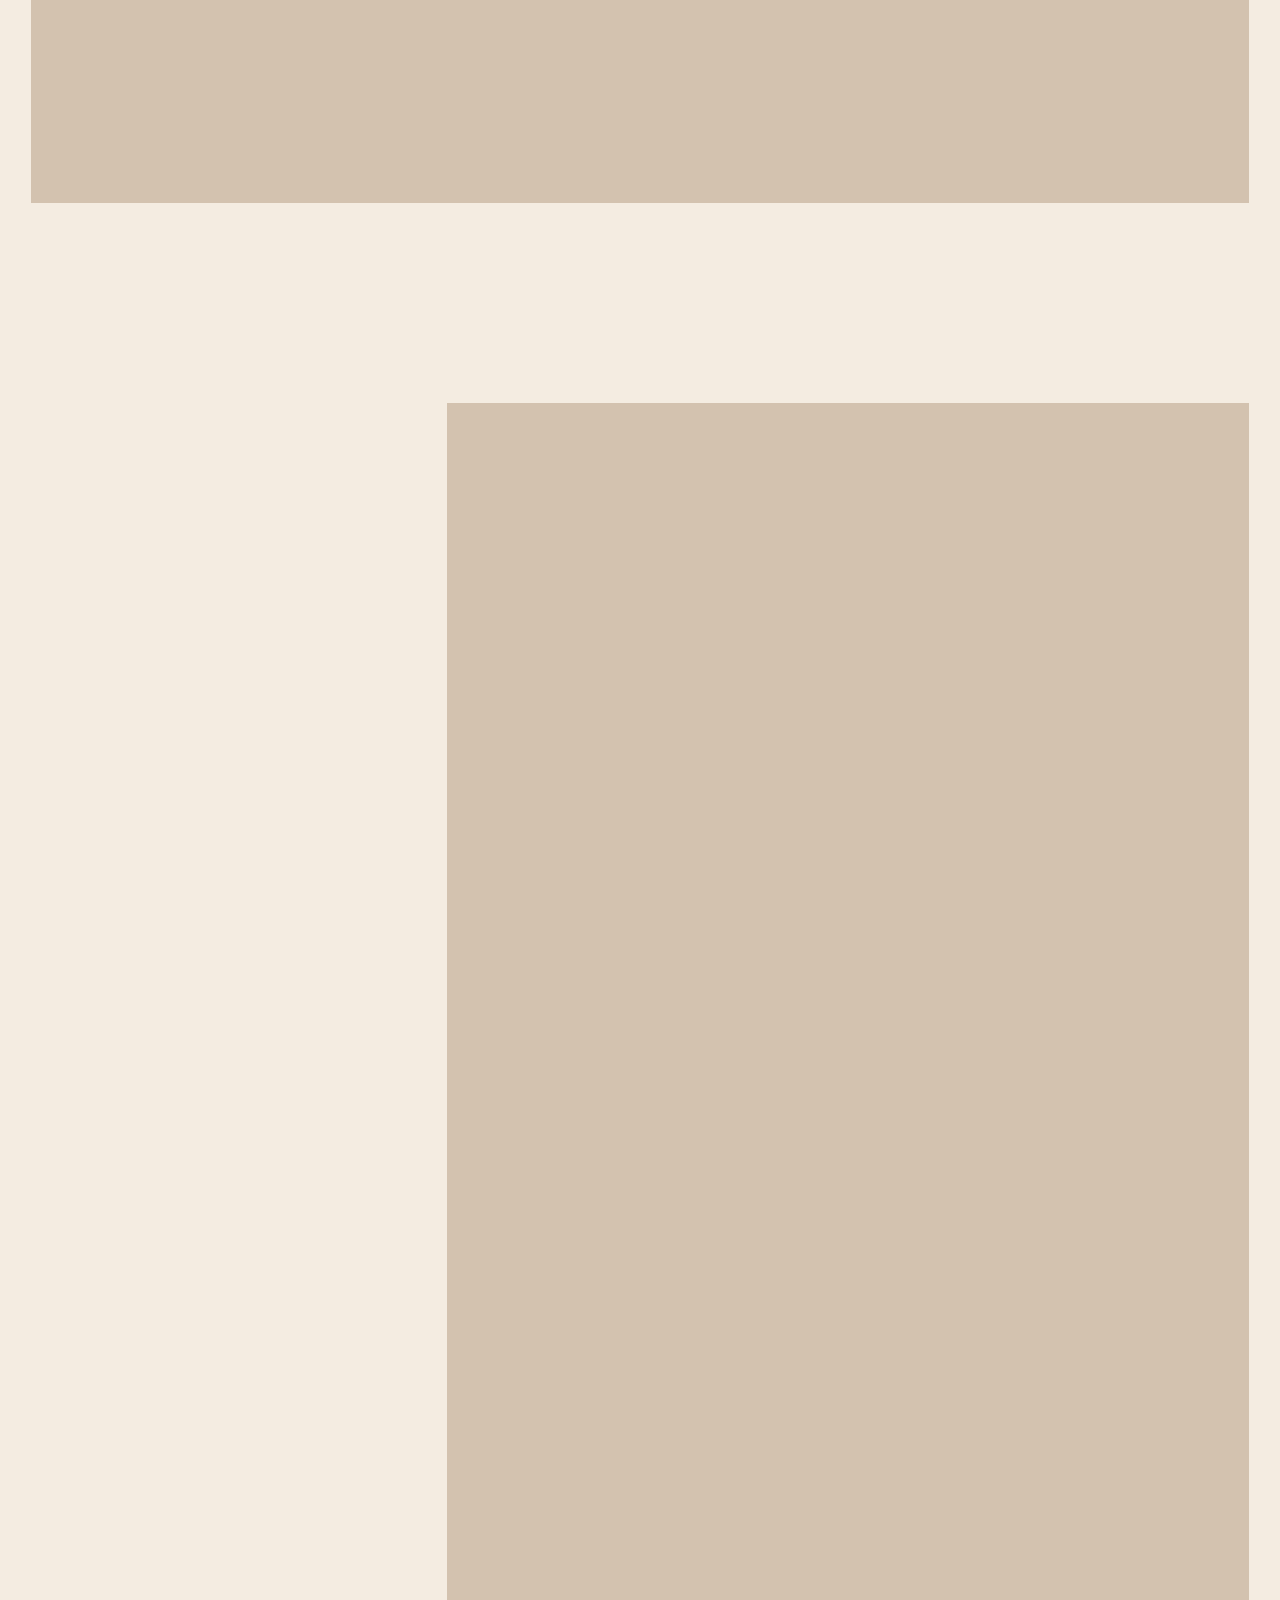
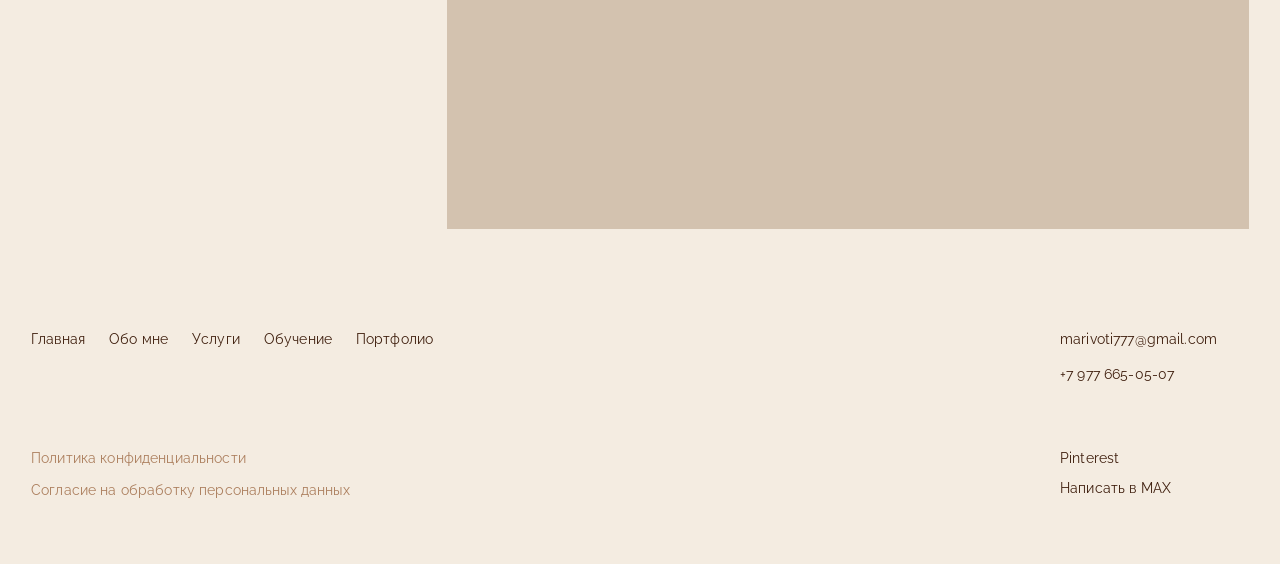
<file: project-modules.html>
<!DOCTYPE html>
<html lang="ru">
<head>
  <meta charset="UTF-8">
  <meta name="viewport" content="width=device-width, initial-scale=1">
  <title>Модули страницы проекта — Мари Воти, декоратор интерьера</title>
  <meta name="robots" content="noindex">

  <link rel="preconnect" href="https://fonts.googleapis.com">
  <link rel="preconnect" href="https://fonts.gstatic.com" crossorigin>
  <link rel="stylesheet" href="https://fonts.googleapis.com/css2?family=Raleway:wght@400&family=Tenor+Sans&display=swap">
  <link rel="stylesheet" href="css/main.css">
</head>
<body>
<div class="page">

  <!-- Header -->
  <header class="header header--solid">
    <div class="container header__inner">
      <button class="header__burger" type="button" aria-label="Открыть меню" data-menu-open>
        <img src="img/icons/menu.svg" alt="">
      </button>

      <nav class="header__nav" aria-label="Основное меню">
        <a class="header__link" href="index.html">Главная</a>
        <a class="header__link" href="about.html">Обо мне</a>
        <a class="header__link" href="services.html">Услуги</a>
        <a class="header__link" href="study.html">Обучение</a>
        <a class="header__link" href="portfolio.html">Портфолио</a>
        <a class="header__link" href="partners.html">Партнёры</a>
      </nav>

      <div class="header__right">
        <a class="header__phone" href="tel:+79776650507">+7 977 665-05-07</a>
        <button class="btn-ghost header__btn" type="button" data-modal-open="request">Бесплатная консультация</button>
      </div>
    </div>
  </header>

  <!-- Mobile menu -->
  <div class="menu__overlay" data-menu-close></div>
  <div class="menu" id="menu" aria-hidden="true">
    <button class="menu__close" type="button" aria-label="Закрыть меню" data-menu-close>
      <img src="img/icons/close.svg" alt="">
    </button>
    <nav class="menu__nav" aria-label="Мобильное меню">
      <a class="menu__link" href="index.html">Главная</a>
      <a class="menu__link" href="about.html">Обо мне</a>
      <a class="menu__link" href="services.html">Услуги</a>
      <a class="menu__link" href="study.html">Обучение</a>
      <a class="menu__link" href="portfolio.html">Портфолио</a>
      <a class="menu__link" href="partners.html">Партнёры</a>
    </nav>
  </div>

  <main>

    <!-- Каталог модулей страницы проекта: фото — заглушки с пропорциями из макета, src/width/height задаёт CMS -->

    <!-- Модуль «head landscape» -->
    <section class="page-head case">
      <div class="container">
        <nav class="breadcrumbs" aria-label="Хлебные крошки">
          <ol class="breadcrumbs__list">
            <li class="breadcrumbs__item"><a href="index.html">Главная</a></li>
            <li class="breadcrumbs__item"><a href="portfolio.html">Портфолио</a></li>
            <li class="breadcrumbs__item" aria-current="page">Экспозиционная зона B&amp;B Italia</li>
          </ol>
        </nav>

        <h1 class="page-head__title case__title">Экспозиционная зона B&amp;B Italia</h1>
        <p class="case__meta">Москва · ТРИО-Интерьер · B&amp;B Italia<br> Коммерческий интерьер · шоурум · декорирование · комплектация · стилизация</p>

        <div class="case__media">
          <img src="data:image/svg+xml,%3Csvg xmlns='http://www.w3.org/2000/svg' viewBox='0 0 1218 800'%3E%3Crect width='100%25' height='100%25' fill='%23d3c2af'/%3E%3C/svg%3E" alt="" width="1218" height="800">
        </div>

        <div class="case__texts">
          <p class="case__lead">Задачей было создать выразительную и&nbsp;цельную композицию, которая демонстрирует мебель и&nbsp;предметы бренда в&nbsp;контексте современного интерьера.</p>
          <div class="text">
            <p>Проект создан совместно с&nbsp;командой ТРИО-Интерьер в&nbsp;рамках оформления экспозиции B&amp;B Italia в&nbsp;шоуруме на&nbsp;Кутузовском проспекте в&nbsp;Москве.</p>
            <p>Эта&nbsp;зона является частью экспозиции B&amp;B Italia в&nbsp;шоуруме ТРИО&nbsp;— Интерьер в&nbsp;Москве.</p>
          </div>
        </div>
      </div>
    </section>

    <!-- Модуль «head portrait» (на странице проекта заголовок — h1) -->
    <section class="page-head case case--portrait">
      <div class="container">
        <nav class="breadcrumbs" aria-label="Хлебные крошки">
          <ol class="breadcrumbs__list">
            <li class="breadcrumbs__item"><a href="index.html">Главная</a></li>
            <li class="breadcrumbs__item"><a href="portfolio.html">Портфолио</a></li>
            <li class="breadcrumbs__item" aria-current="page">Экспозиционная зона B&amp;B Italia</li>
          </ol>
        </nav>

        <h2 class="page-head__title case__title">Экспозиционная зона B&amp;B Italia</h2>
        <p class="case__meta">Москва · шоу-рум Dantone Home, Серебряническая набережная<br> Декорирование интерьера · комплектация · подбор мебели · подбор тканей · текстиль · декор · свет · постеры · озеленение · финальный стайлинг</p>

        <div class="case__media">
          <div class="video" data-video>
            <video preload="none" playsinline></video>
            <button class="video__play" type="button" aria-label="Смотреть видео" data-video-play></button>
          </div>
        </div>

        <div class="case__texts">
          <p class="case__lead">Проект создан совместно с&nbsp;командой ТРИО-Интерьер в&nbsp;рамках оформления экспозиции B&amp;B Italia в&nbsp;шоуруме на&nbsp;Кутузовском проспекте в&nbsp;Москве</p>
          <p>Спальная зона построена как&nbsp;цельная интерьерная композиция, где&nbsp;мебель, текстиль, освещение, искусство и&nbsp;декоративные детали работают вместе и&nbsp;формируют единый образ пространства.</p>
        </div>
      </div>
    </section>

    <!-- Модуль «txt» -->
    <section class="section">
      <div class="container case-note">
        <p class="case-note__label">Моя&nbsp;роль</p>
        <div class="case-note__text"><p>В&nbsp;рамках совместного проекта я&nbsp;отвечала за&nbsp;декорирование и&nbsp;комплектацию зоны, а&nbsp;также&nbsp;сопровождала реализацию&nbsp;— от&nbsp;подбора предметов и&nbsp;текстиля до&nbsp;установки и&nbsp;финальной стилизации.</p><p>Особое внимание уделила текстильному оформлению спальни: сочетанию фактур, оттенков и&nbsp;декоративных деталей.</p></div>
      </div>
    </section>

    <!-- Модуль «video» -->
    <section class="section">
      <div class="container shots shots--video">
        <div class="video" data-video>
            <video preload="none" playsinline></video>
            <button class="video__play" type="button" aria-label="Смотреть видео" data-video-play></button>
          </div>
      </div>
    </section>

    <!-- Модуль «portrait 4+8» -->
    <section class="section">
      <div class="container shots shots--portrait-4-8">
        <div class="shots__photo"><img src="data:image/svg+xml,%3Csvg xmlns='http://www.w3.org/2000/svg' viewBox='0 0 386 580'%3E%3Crect width='100%25' height='100%25' fill='%23d3c2af'/%3E%3C/svg%3E" alt="" width="386" height="580"></div>
        <div class="shots__photo"><img src="data:image/svg+xml,%3Csvg xmlns='http://www.w3.org/2000/svg' viewBox='0 0 802 1070'%3E%3Crect width='100%25' height='100%25' fill='%23d3c2af'/%3E%3C/svg%3E" alt="" width="802" height="1070"></div>
      </div>
    </section>

    <!-- Модуль «landscape/portrait 4+8» -->
    <section class="section">
      <div class="container shots shots--mixed-4-8">
        <div class="shots__photo"><img src="data:image/svg+xml,%3Csvg xmlns='http://www.w3.org/2000/svg' viewBox='0 0 386 556'%3E%3Crect width='100%25' height='100%25' fill='%23d3c2af'/%3E%3C/svg%3E" alt="" width="386" height="556"></div>
        <div class="shots__photo"><img src="data:image/svg+xml,%3Csvg xmlns='http://www.w3.org/2000/svg' viewBox='0 0 801 556'%3E%3Crect width='100%25' height='100%25' fill='%23d3c2af'/%3E%3C/svg%3E" alt="" width="801" height="556"></div>
      </div>
    </section>

    <!-- Модуль «portrait 6+6» -->
    <section class="section">
      <div class="container shots shots--portrait-6-6">
        <div class="shots__photo"><img src="data:image/svg+xml,%3Csvg xmlns='http://www.w3.org/2000/svg' viewBox='0 0 594 792'%3E%3Crect width='100%25' height='100%25' fill='%23d3c2af'/%3E%3C/svg%3E" alt="" width="594" height="792"></div>
        <div class="shots__photo"><img src="data:image/svg+xml,%3Csvg xmlns='http://www.w3.org/2000/svg' viewBox='0 0 594 792'%3E%3Crect width='100%25' height='100%25' fill='%23d3c2af'/%3E%3C/svg%3E" alt="" width="594" height="792"></div>
      </div>
    </section>

    <!-- Модуль «portrait 7+5» -->
    <section class="section">
      <div class="container shots shots--portrait-7-5">
        <div class="shots__photo"><img src="data:image/svg+xml,%3Csvg xmlns='http://www.w3.org/2000/svg' viewBox='0 0 698 872'%3E%3Crect width='100%25' height='100%25' fill='%23d3c2af'/%3E%3C/svg%3E" alt="" width="698" height="872"></div>
        <div class="shots__photo"><img src="data:image/svg+xml,%3Csvg xmlns='http://www.w3.org/2000/svg' viewBox='0 0 490 612'%3E%3Crect width='100%25' height='100%25' fill='%23d3c2af'/%3E%3C/svg%3E" alt="" width="490" height="612"></div>
      </div>
    </section>

    <!-- Модуль «landscape 4+8» -->
    <section class="section">
      <div class="container shots shots--landscape-4-8">
        <div class="shots__photo"><img src="data:image/svg+xml,%3Csvg xmlns='http://www.w3.org/2000/svg' viewBox='0 0 386 290'%3E%3Crect width='100%25' height='100%25' fill='%23d3c2af'/%3E%3C/svg%3E" alt="" width="386" height="290"></div>
        <div class="shots__photo"><img src="data:image/svg+xml,%3Csvg xmlns='http://www.w3.org/2000/svg' viewBox='0 0 802 602'%3E%3Crect width='100%25' height='100%25' fill='%23d3c2af'/%3E%3C/svg%3E" alt="" width="802" height="602"></div>
      </div>
    </section>

    <!-- Модуль «landscape 7+5» -->
    <section class="section">
      <div class="container shots shots--landscape-7-5">
        <div class="shots__photo"><img src="data:image/svg+xml,%3Csvg xmlns='http://www.w3.org/2000/svg' viewBox='0 0 698 524'%3E%3Crect width='100%25' height='100%25' fill='%23d3c2af'/%3E%3C/svg%3E" alt="" width="698" height="524"></div>
        <div class="shots__photo"><img src="data:image/svg+xml,%3Csvg xmlns='http://www.w3.org/2000/svg' viewBox='0 0 490 327'%3E%3Crect width='100%25' height='100%25' fill='%23d3c2af'/%3E%3C/svg%3E" alt="" width="490" height="327"></div>
      </div>
    </section>

    <!-- Модуль «landscape 12» -->
    <section class="section">
      <div class="container shots shots--landscape-12">
        <div class="shots__photo"><img src="data:image/svg+xml,%3Csvg xmlns='http://www.w3.org/2000/svg' viewBox='0 0 1218 913'%3E%3Crect width='100%25' height='100%25' fill='%23d3c2af'/%3E%3C/svg%3E" alt="" width="1218" height="913"></div>
      </div>
    </section>

    <!-- Модуль «portrait 8» -->
    <section class="section">
      <div class="container shots shots--portrait-8">
        <div class="shots__photo"><img src="data:image/svg+xml,%3Csvg xmlns='http://www.w3.org/2000/svg' viewBox='0 0 9 16'%3E%3Crect width='100%25' height='100%25' fill='%23d3c2af'/%3E%3C/svg%3E" alt="" width="9" height="16"></div>
      </div>
    </section>

  </main>

  <!-- Footer -->
  <footer class="footer">
    <div class="container footer__grid">
      <nav class="footer__nav" aria-label="Меню в подвале">
        <a class="footer__link" href="index.html">Главная</a>
        <a class="footer__link" href="about.html">Обо мне</a>
        <a class="footer__link" href="services.html">Услуги</a>
        <a class="footer__link" href="study.html">Обучение</a>
        <a class="footer__link" href="portfolio.html">Портфолио</a>
      </nav>

      <div class="footer__contacts">
        <a class="footer__link" href="mailto:marivoti777@gmail.com">marivoti777@gmail.com</a>
        <a class="footer__link" href="tel:+79776650507">+7 977 665-05-07</a>
      </div>

      <div class="footer__socials">
        <a class="footer__link" href="https://pin.it/7h96kgqGU" target="_blank" rel="noopener">Pinterest</a>
        <a class="footer__link" href="https://max.ru/u/f9LHodD0cOIXJjgzMkssc7YjojEIRzh0xoXkBj0CArRzwf6h1e18GyQPBLI" target="_blank" rel="noopener">Написать в&nbsp;MAX</a>
      </div>

      <div class="footer__legal">
        <a class="footer__link footer__link--accent" href="privacy.html">Политика конфиденциальности</a>
        <a class="footer__link footer__link--accent" href="consent.html">Согласие на обработку персональных данных</a>
      </div>
    </div>
  </footer>

</div>

<!-- Modal: request -->
<div class="modal" id="modal-request" aria-hidden="true" data-modal>
  <div class="modal__dialog" role="dialog" aria-modal="true" aria-labelledby="modal-request-title">
    <button class="modal__close" type="button" aria-label="Закрыть" data-modal-close></button>
    <div class="modal__img">
      <img src="img/main/modal.jpg" alt="" loading="lazy">
    </div>

    <form class="modal__form" action="#" method="post" novalidate data-request-form>
      <h2 class="modal__title" id="modal-request-title">Оставить заявку</h2>

      <div class="modal__fields">
        <label class="field">
          <span class="field__label">Имя</span>
          <span class="field__wrap">
            <input class="field__input" type="text" name="name" autocomplete="name" required>
            <img class="field__alert" src="img/icons/alert.svg" alt="">
          </span>
        </label>
        <label class="field">
          <span class="field__label">Телефон</span>
          <span class="field__wrap">
            <input class="field__input" type="tel" name="phone" placeholder="+7 (000) 000–00–00" autocomplete="tel" required data-phone-mask>
            <img class="field__alert" src="img/icons/alert.svg" alt="">
          </span>
        </label>
      </div>

      <div class="modal__submit">
        <button class="btn-main btn-main--dark" type="submit">
          Отправить
          <span class="btn-main__icon"></span>
        </button>
        <label class="consent">
          <input type="checkbox" name="agree" required>
          <span class="consent__box"></span>
          <span>Оставляя заявку вы соглашаетесь с <a href="privacy.html">политикой конфиденциальности</a></span>
        </label>
      </div>
    </form>
  </div>
</div>

<!-- Modal: thanks -->
<div class="modal" id="modal-thanks" aria-hidden="true" data-modal>
  <div class="modal__dialog modal__dialog--thanks" role="dialog" aria-modal="true" aria-labelledby="modal-thanks-title">
    <button class="modal__close" type="button" aria-label="Закрыть" data-modal-close></button>
    <h2 class="modal__title" id="modal-thanks-title">Благодарю за заявку!</h2>
    <p class="modal__text">Скоро свяжусь, чтобы обсудить ваш проект</p>
    <a class="modal__home btn-main btn-main--dark" href="index.html">
      На главную
      <span class="btn-main__icon"></span>
    </a>
  </div>
</div>

<script src="js/main.js"></script>
</body>
</html>
</file>
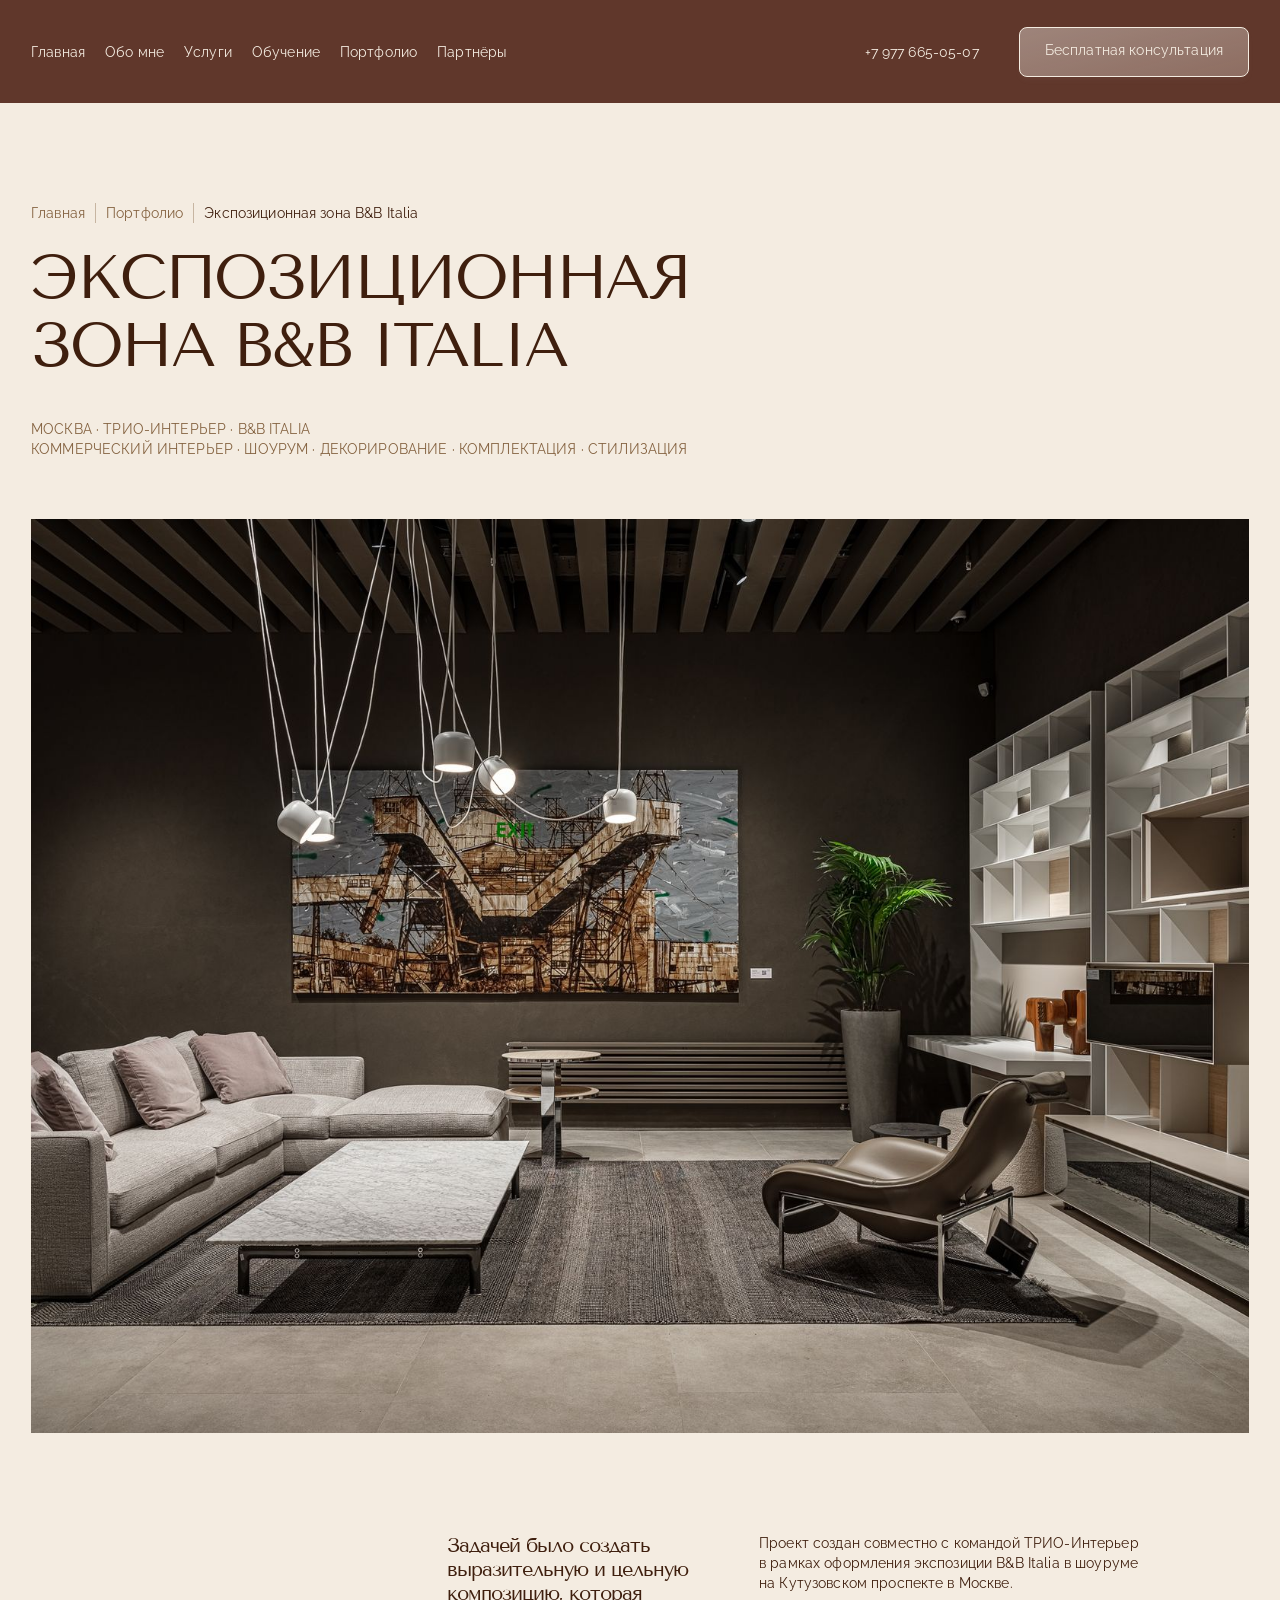
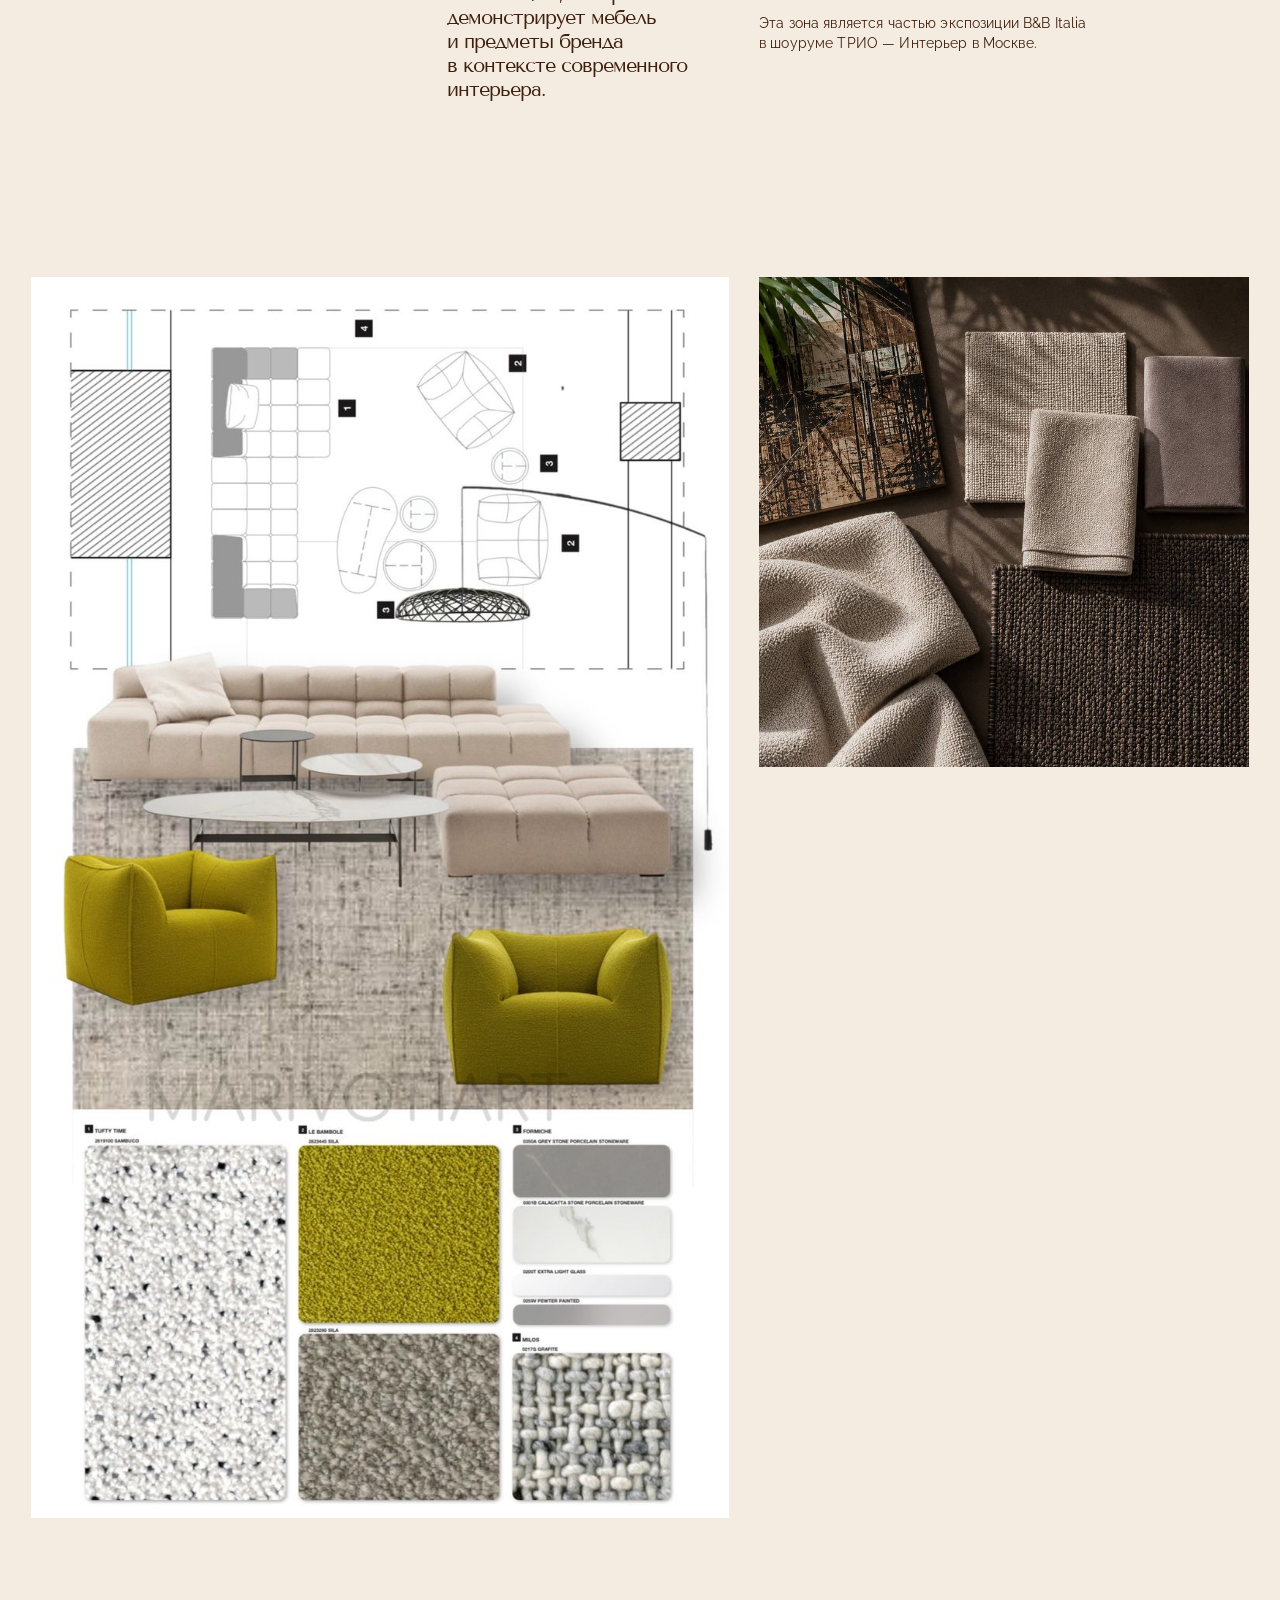
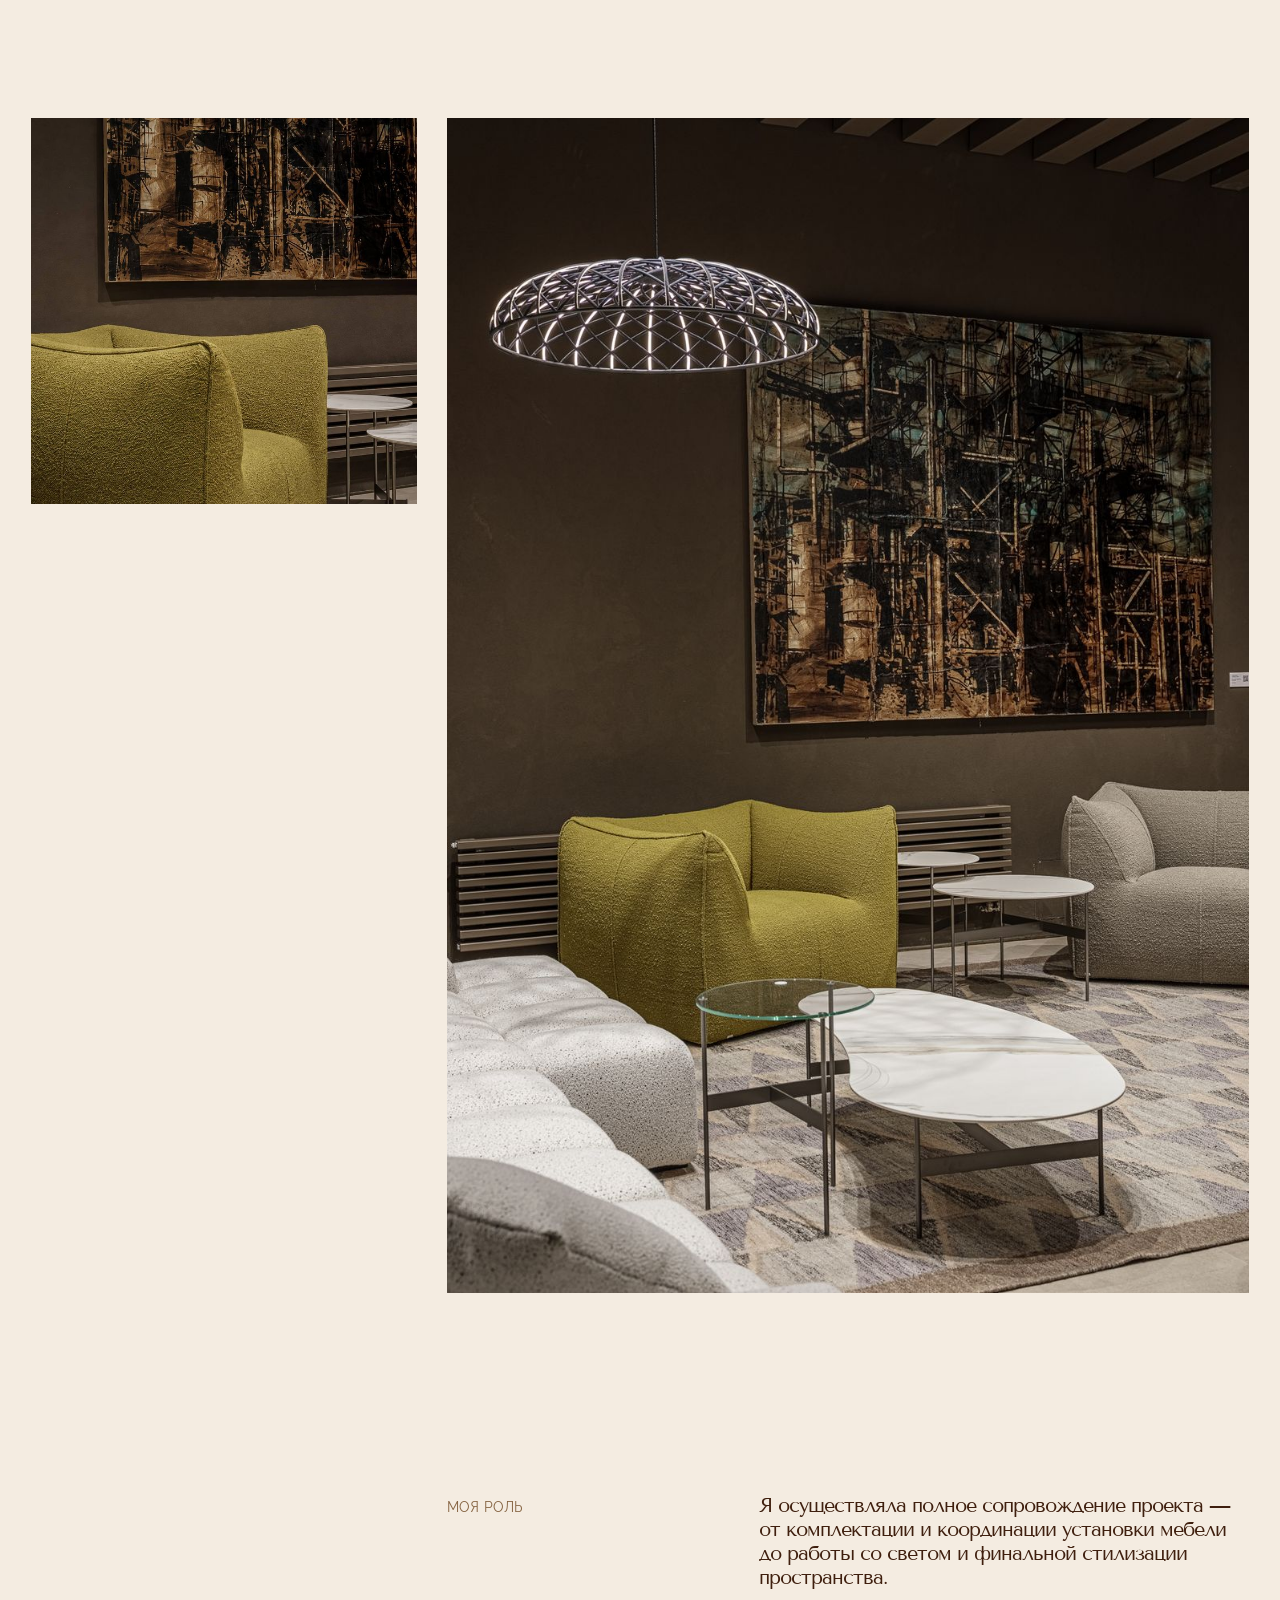
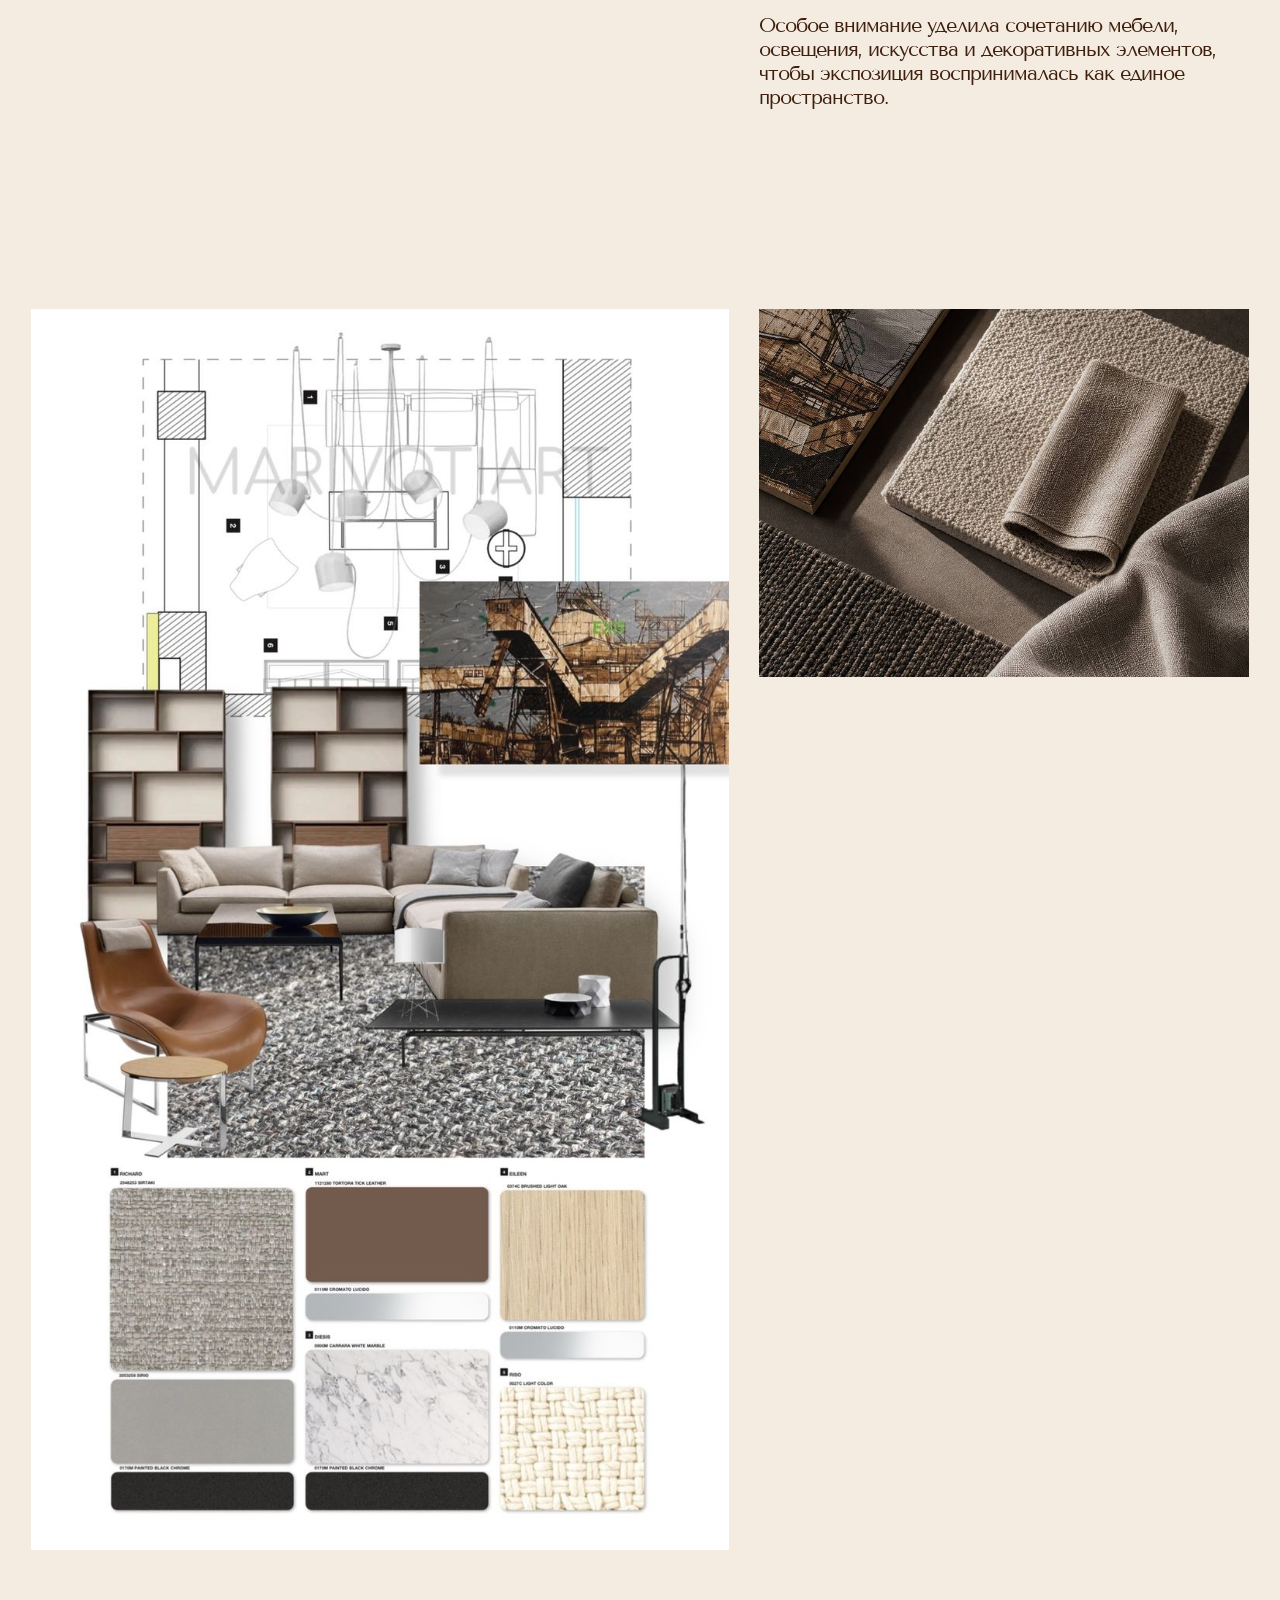
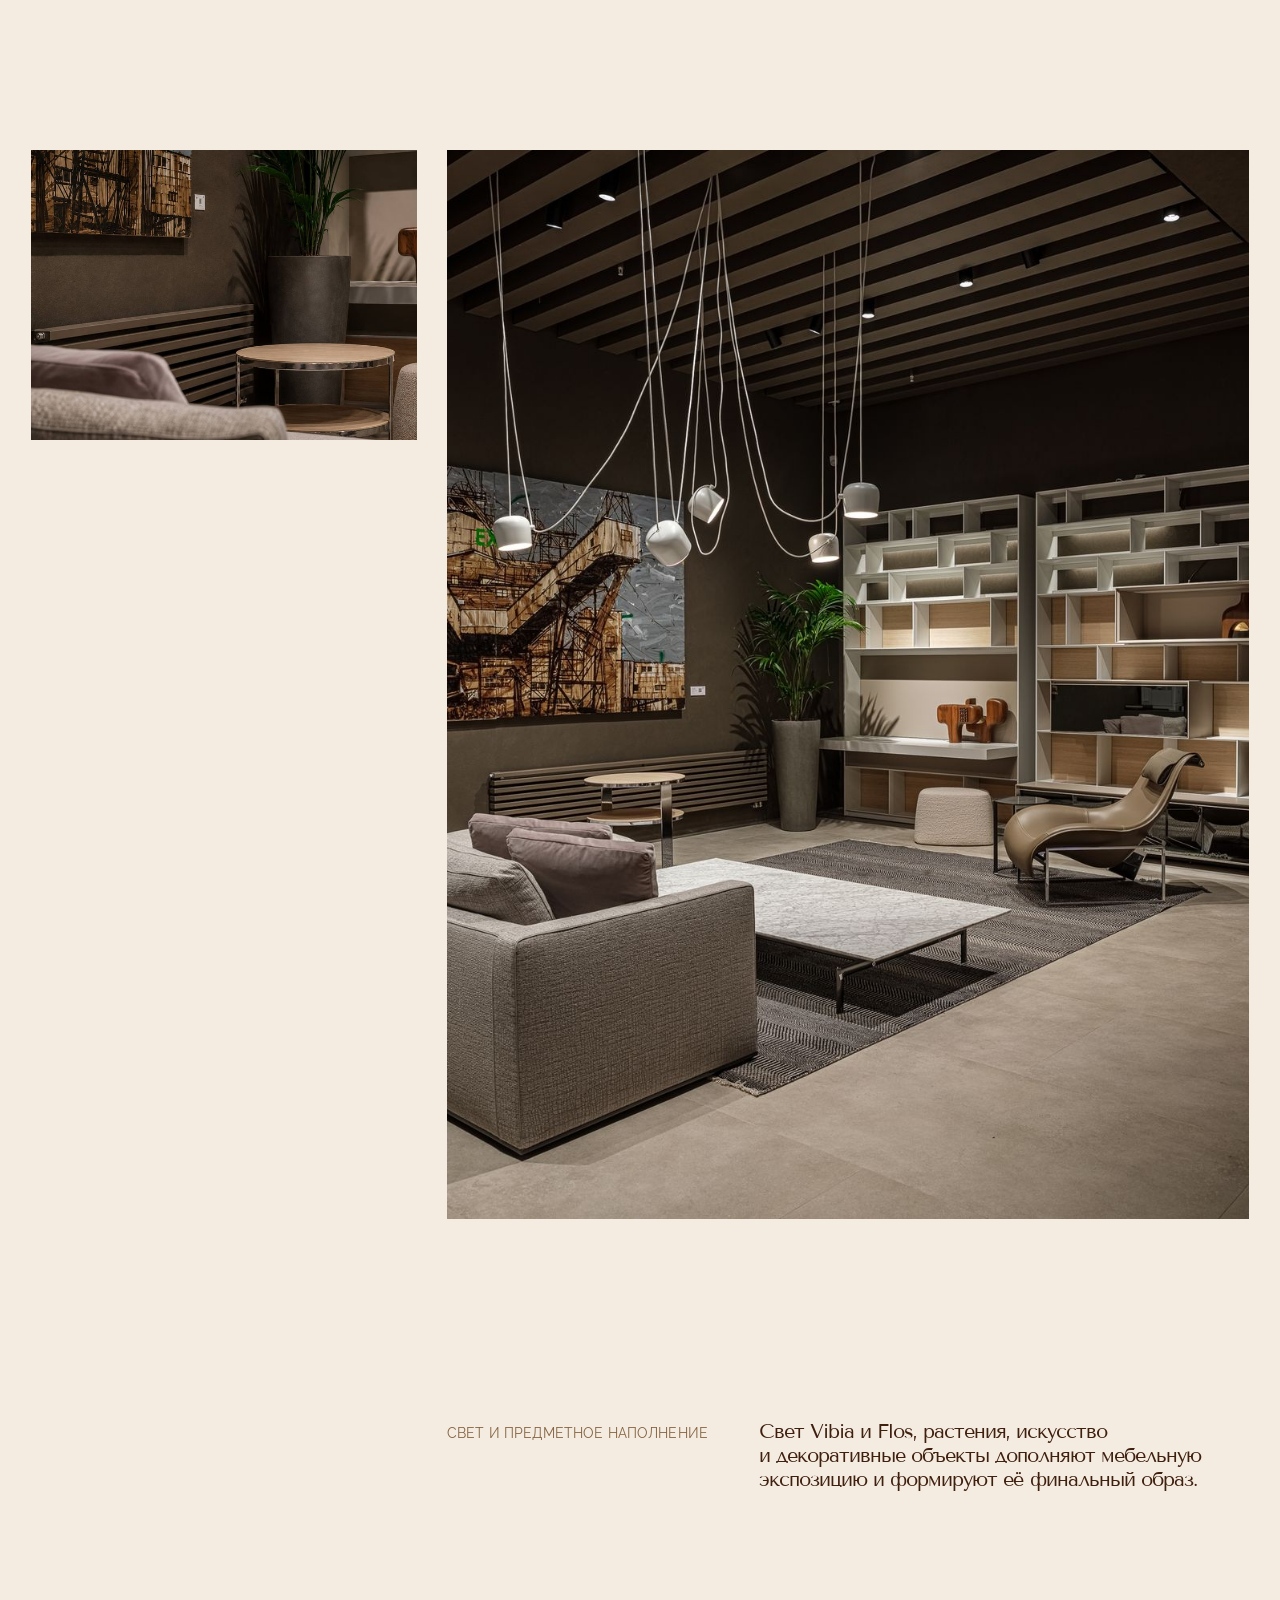
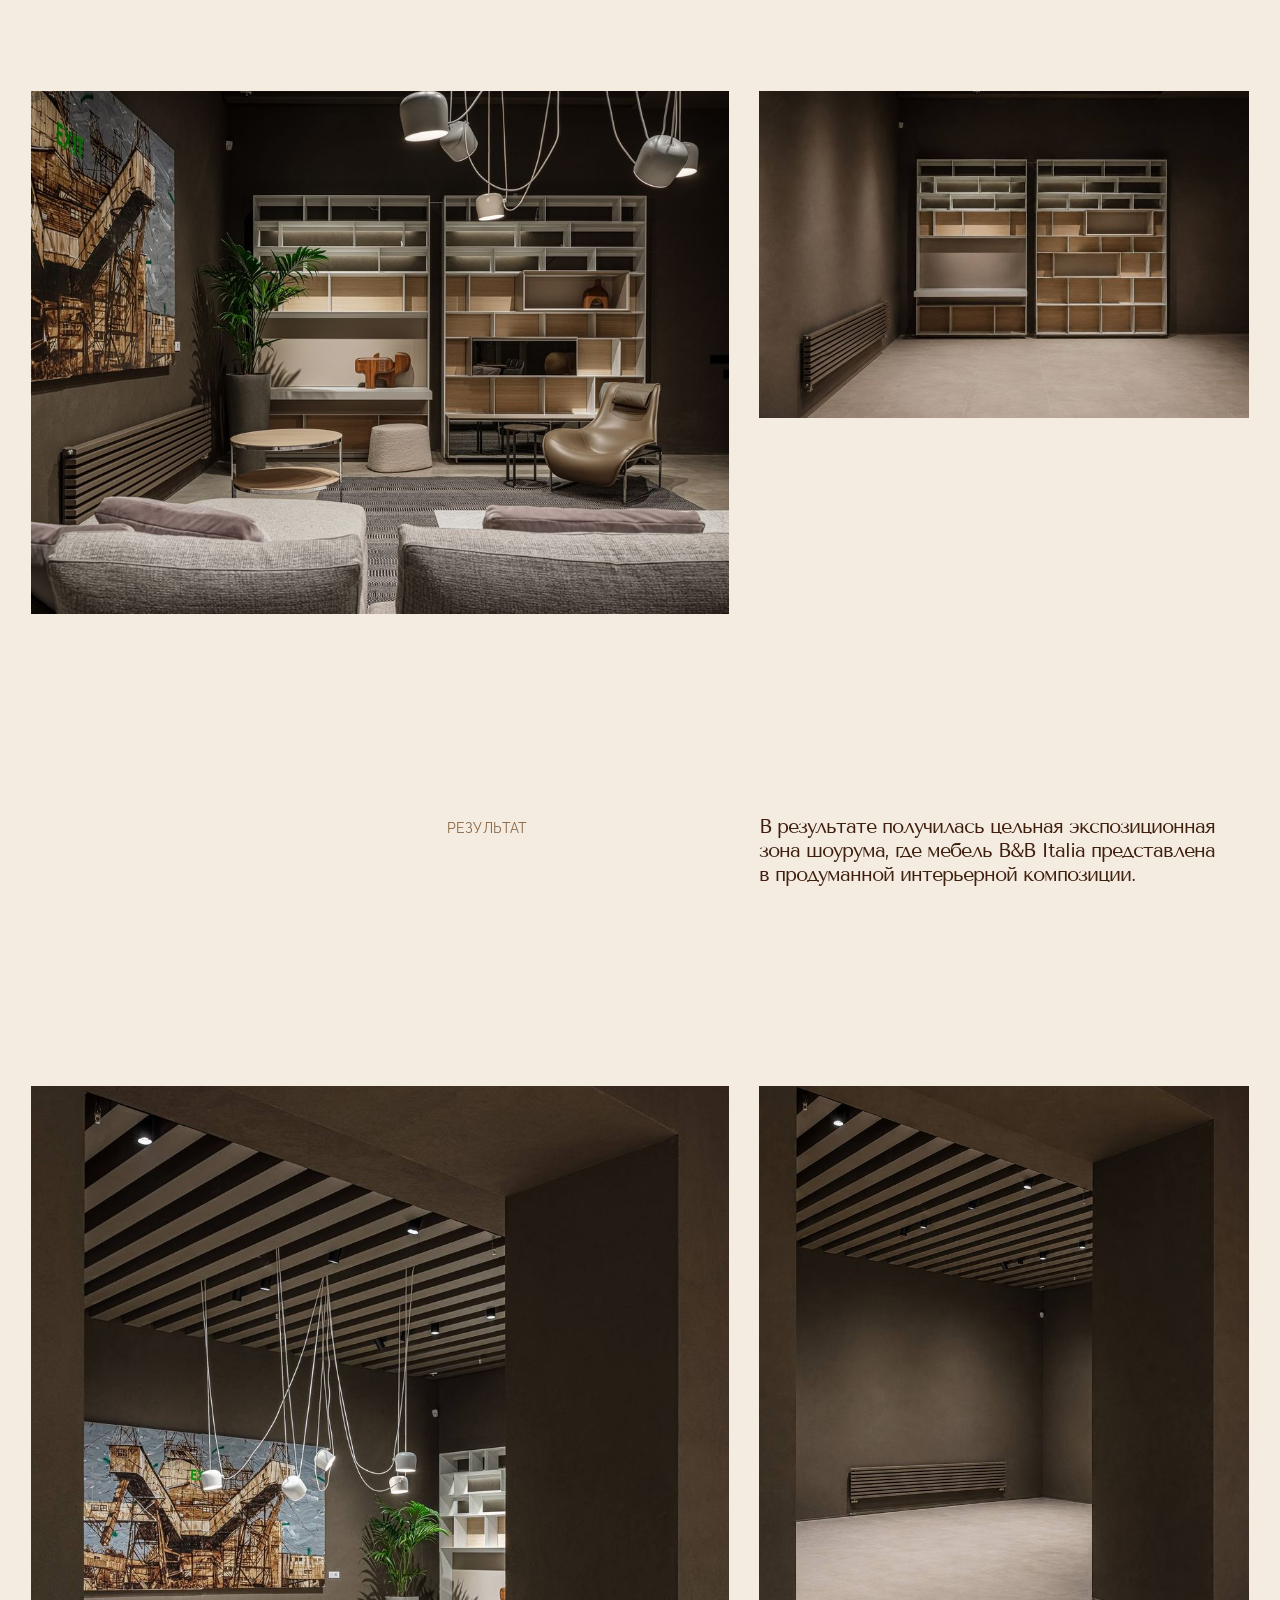
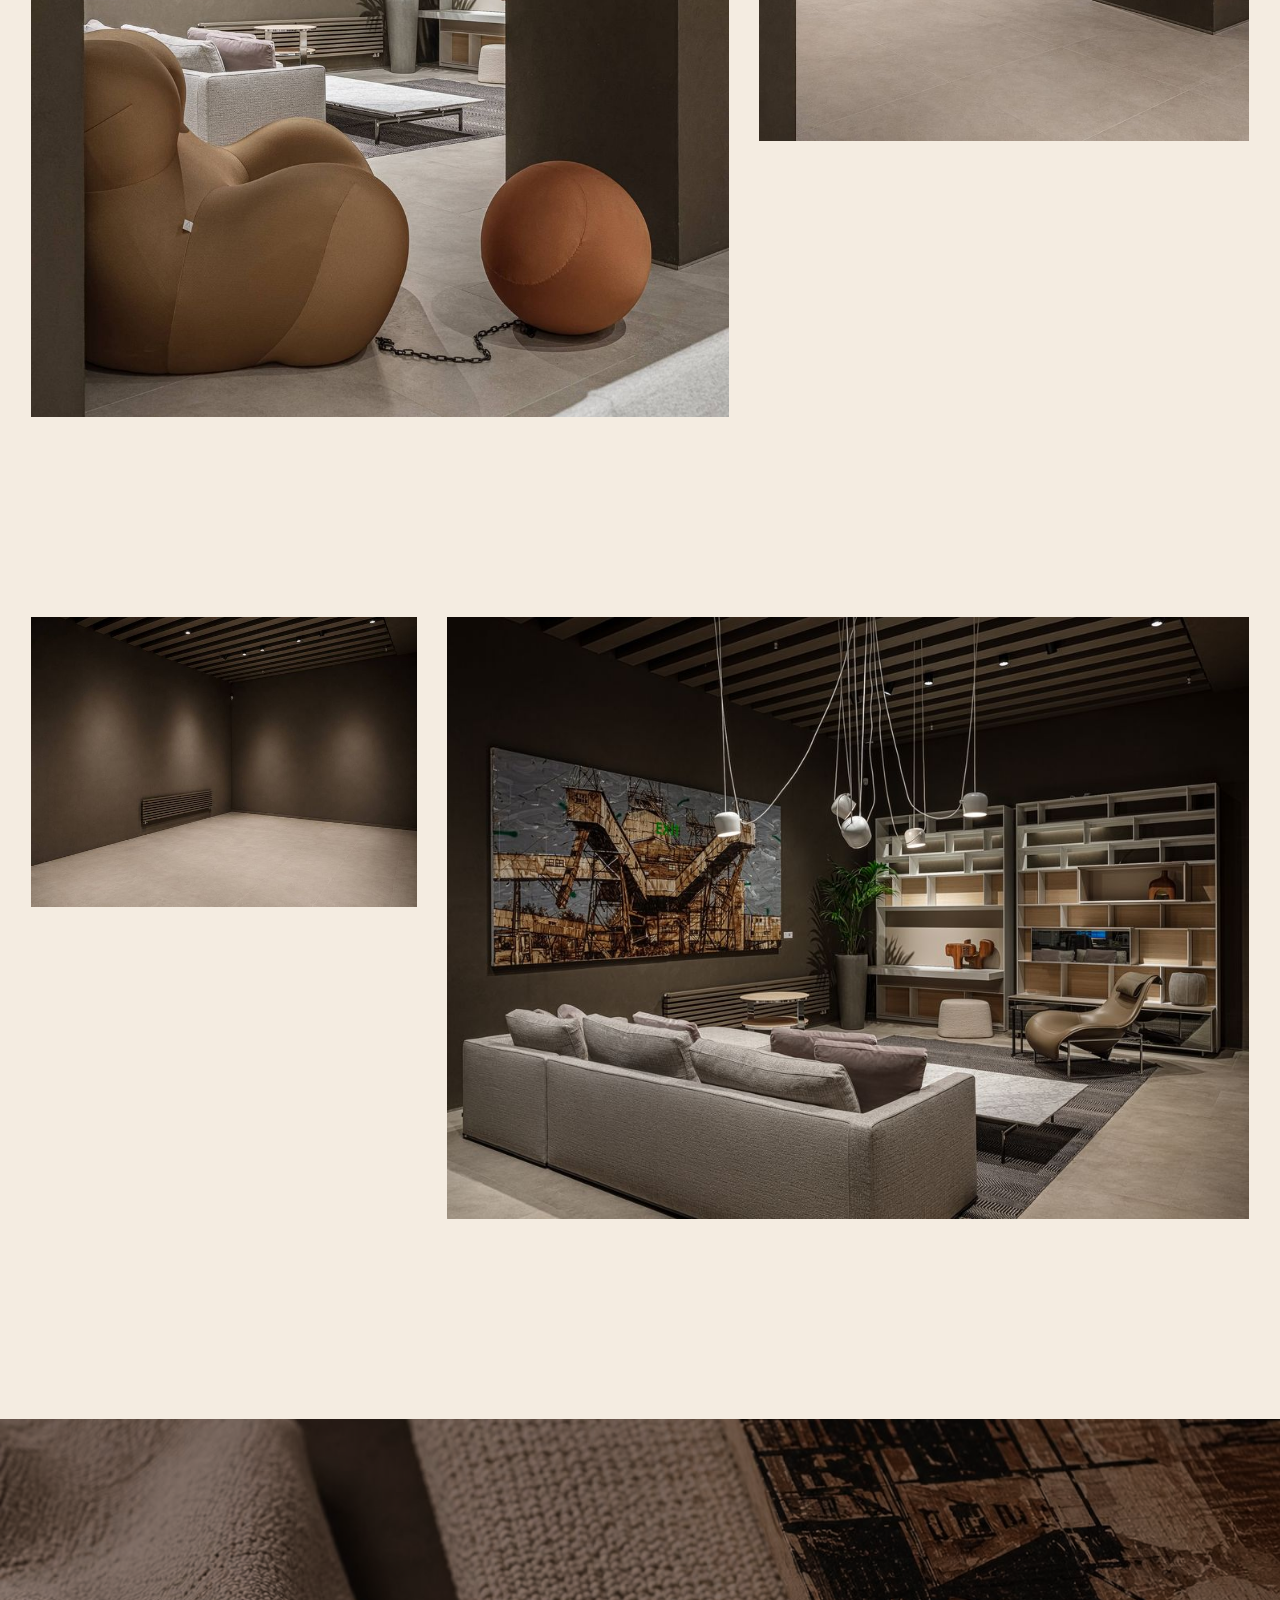
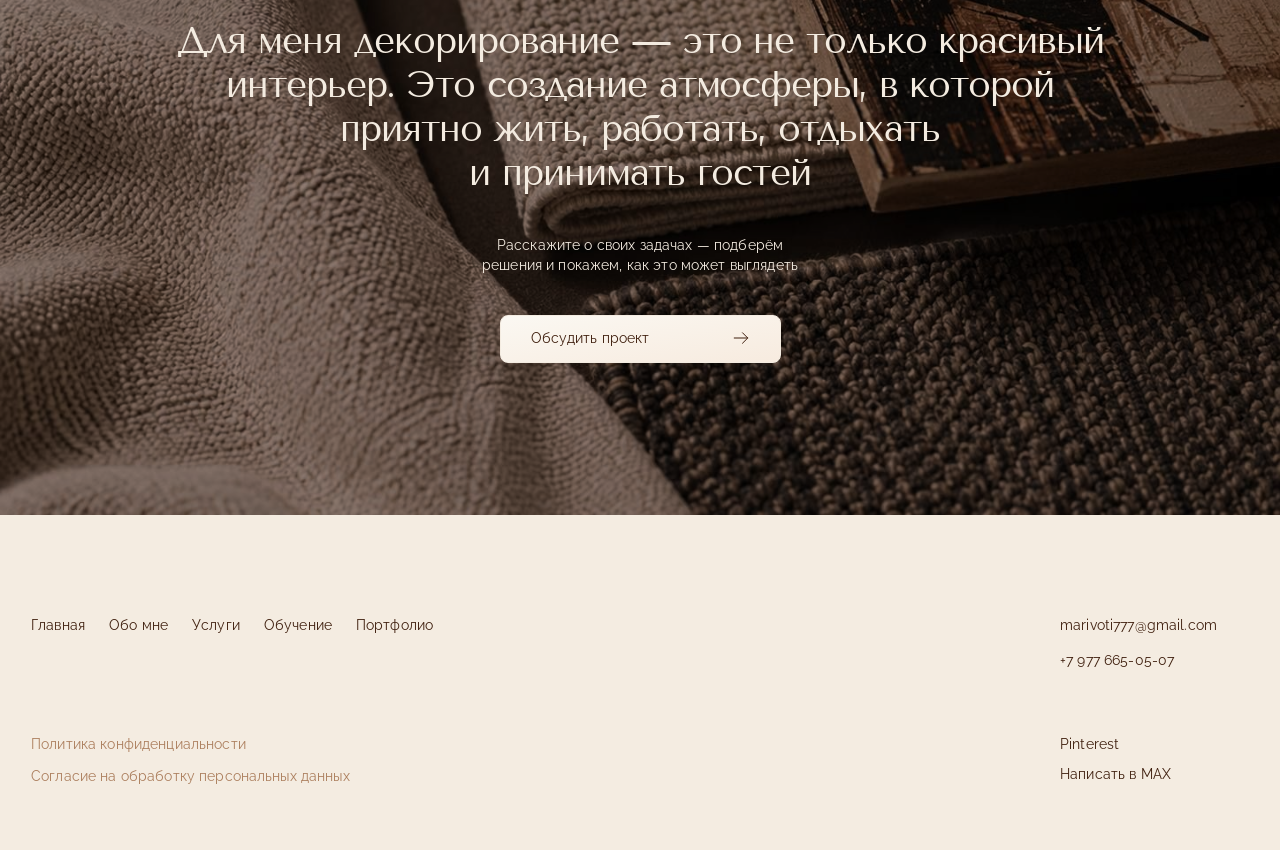
<file: project.html>
<!DOCTYPE html>
<html lang="ru">
<head>
  <meta charset="UTF-8">
  <meta name="viewport" content="width=device-width, initial-scale=1">
  <title>Экспозиционная зона B&amp;B Italia — Мари Воти, декоратор интерьера</title>
  <meta name="description" content="Экспозиционная зона B&amp;B Italia в шоуруме ТРИО-Интерьер: декорирование, комплектация и стилизация коммерческого интерьера.">

  <link rel="preconnect" href="https://fonts.googleapis.com">
  <link rel="preconnect" href="https://fonts.gstatic.com" crossorigin>
  <link rel="stylesheet" href="https://fonts.googleapis.com/css2?family=Raleway:wght@400&family=Tenor+Sans&display=swap">
  <link rel="stylesheet" href="css/main.css">
</head>
<body>
<div class="page">

  <!-- Header -->
  <header class="header header--solid">
    <div class="container header__inner">
      <button class="header__burger" type="button" aria-label="Открыть меню" data-menu-open>
        <img src="img/icons/menu.svg" alt="">
      </button>

      <nav class="header__nav" aria-label="Основное меню">
        <a class="header__link" href="index.html">Главная</a>
        <a class="header__link" href="about.html">Обо мне</a>
        <a class="header__link" href="services.html">Услуги</a>
        <a class="header__link" href="study.html">Обучение</a>
        <a class="header__link" href="portfolio.html">Портфолио</a>
        <a class="header__link" href="partners.html">Партнёры</a>
      </nav>

      <div class="header__right">
        <a class="header__phone" href="tel:+79776650507">+7 977 665-05-07</a>
        <button class="btn-ghost header__btn" type="button" data-modal-open="request">Бесплатная консультация</button>
      </div>
    </div>
  </header>

  <!-- Mobile menu -->
  <div class="menu__overlay" data-menu-close></div>
  <div class="menu" id="menu" aria-hidden="true">
    <button class="menu__close" type="button" aria-label="Закрыть меню" data-menu-close>
      <img src="img/icons/close.svg" alt="">
    </button>
    <nav class="menu__nav" aria-label="Мобильное меню">
      <a class="menu__link" href="index.html">Главная</a>
      <a class="menu__link" href="about.html">Обо мне</a>
      <a class="menu__link" href="services.html">Услуги</a>
      <a class="menu__link" href="study.html">Обучение</a>
      <a class="menu__link" href="portfolio.html">Портфолио</a>
      <a class="menu__link" href="partners.html">Партнёры</a>
    </nav>
  </div>

  <main>

    <!-- Модуль «head landscape» -->
    <section class="page-head case">
      <div class="container">
        <nav class="breadcrumbs" aria-label="Хлебные крошки">
          <ol class="breadcrumbs__list">
            <li class="breadcrumbs__item"><a href="index.html">Главная</a></li>
            <li class="breadcrumbs__item"><a href="portfolio.html">Портфолио</a></li>
            <li class="breadcrumbs__item" aria-current="page">Экспозиционная зона B&amp;B Italia</li>
          </ol>
        </nav>

        <h1 class="page-head__title case__title">Экспозиционная зона B&amp;B Italia</h1>
        <p class="case__meta">Москва · ТРИО-Интерьер · B&amp;B Italia<br> Коммерческий интерьер · шоурум · декорирование · комплектация · стилизация</p>

        <div class="case__media">
          <img src="img/project/head.jpg" alt="" width="1600" height="1201">
        </div>

        <div class="case__texts">
          <p class="case__lead">Задачей было создать выразительную и&nbsp;цельную композицию, которая демонстрирует мебель и&nbsp;предметы бренда в&nbsp;контексте современного интерьера.</p>
          <div class="text">
            <p>Проект создан совместно с&nbsp;командой ТРИО-Интерьер в&nbsp;рамках оформления экспозиции B&amp;B Italia в&nbsp;шоуруме на&nbsp;Кутузовском проспекте в&nbsp;Москве.</p>
            <p>Эта&nbsp;зона является частью экспозиции B&amp;B Italia в&nbsp;шоуруме ТРИО&nbsp;— Интерьер в&nbsp;Москве.</p>
          </div>
        </div>
      </div>
    </section>

    <!-- Дальше — модули конструктора в любом порядке (все варианты: project-modules.html) -->
    <!-- Модуль «portrait 7+5» -->
    <section class="section">
      <div class="container shots shots--portrait-7-5">
        <div class="shots__photo"><img src="img/project/photo-01.jpg" alt="" width="900" height="1600" loading="lazy"></div>
        <div class="shots__photo"><img src="img/project/photo-02.jpg" alt="" width="800" height="800" loading="lazy"></div>
      </div>
    </section>

    <!-- Модуль «portrait 4+8» -->
    <section class="section">
      <div class="container shots shots--portrait-4-8">
        <div class="shots__photo"><img src="img/project/photo-03.jpg" alt="" width="700" height="700" loading="lazy"></div>
        <div class="shots__photo"><img src="img/project/photo-04.jpg" alt="" width="1000" height="1465" loading="lazy"></div>
      </div>
    </section>

    <!-- Модуль «txt» -->
    <section class="section">
      <div class="container case-note">
        <p class="case-note__label">Моя&nbsp;роль</p>
        <div class="case-note__text"><p>Я&nbsp;осуществляла полное сопровождение проекта&nbsp;— от&nbsp;комплектации и&nbsp;координации установки мебели до&nbsp;работы со&nbsp;светом и&nbsp;финальной стилизации пространства.</p><p>Особое внимание уделила сочетанию мебели, освещения, искусства и&nbsp;декоративных элементов, чтобы&nbsp;экспозиция воспринималась как&nbsp;единое пространство.</p></div>
      </div>
    </section>

    <!-- Модуль «portrait 7+5» -->
    <section class="section">
      <div class="container shots shots--portrait-7-5">
        <div class="shots__photo"><img src="img/project/photo-05.jpg" alt="" width="900" height="1600" loading="lazy"></div>
        <div class="shots__photo"><img src="img/project/photo-06.jpg" alt="" width="800" height="601" loading="lazy"></div>
      </div>
    </section>

    <!-- Модуль «portrait 4+8» -->
    <section class="section">
      <div class="container shots shots--portrait-4-8">
        <div class="shots__photo"><img src="img/project/photo-07.jpg" alt="" width="700" height="526" loading="lazy"></div>
        <div class="shots__photo"><img src="img/project/photo-08.jpg" alt="" width="1000" height="1333" loading="lazy"></div>
      </div>
    </section>

    <!-- Модуль «txt» -->
    <section class="section">
      <div class="container case-note">
        <p class="case-note__label">Свет и&nbsp;предметное наполнение</p>
        <div class="case-note__text"><p>Свет Vibia и&nbsp;Flos, растения, искусство и&nbsp;декоративные объекты дополняют мебельную экспозицию и&nbsp;формируют её&nbsp;финальный образ.</p></div>
      </div>
    </section>

    <!-- Модуль «landscape 7+5» -->
    <section class="section">
      <div class="container shots shots--landscape-7-5">
        <div class="shots__photo"><img src="img/project/photo-09.jpg" alt="" width="1000" height="750" loading="lazy"></div>
        <div class="shots__photo"><img src="img/project/photo-10.jpg" alt="" width="800" height="534" loading="lazy"></div>
      </div>
    </section>

    <!-- Модуль «txt» -->
    <section class="section">
      <div class="container case-note">
        <p class="case-note__label">Результат</p>
        <div class="case-note__text"><p>В&nbsp;результате получилась цельная экспозиционная зона шоурума, где&nbsp;мебель B&amp;B Italia представлена в&nbsp;продуманной интерьерной композиции.</p></div>
      </div>
    </section>

    <!-- Модуль «portrait 7+5» -->
    <section class="section">
      <div class="container shots shots--portrait-7-5">
        <div class="shots__photo"><img src="img/project/photo-11.jpg" alt="" width="1000" height="1333" loading="lazy"></div>
        <div class="shots__photo"><img src="img/project/photo-12.jpg" alt="" width="800" height="1068" loading="lazy"></div>
      </div>
    </section>

    <!-- Модуль «landscape 4+8» -->
    <section class="section">
      <div class="container shots shots--landscape-4-8">
        <div class="shots__photo"><img src="img/project/photo-13.jpg" alt="" width="700" height="526" loading="lazy"></div>
        <div class="shots__photo"><img src="img/project/photo-14.jpg" alt="" width="1000" height="751" loading="lazy"></div>
      </div>
    </section>

    <!-- CTA -->
    <section class="cta cta--text cta--shade">
      <div class="cta__bg">
        <img src="img/project/cta-bg.jpg" alt="" loading="lazy">
      </div>
      <div class="container cta__container">
        <h2 class="cta__title">Для&nbsp;меня декорирование&nbsp;— это&nbsp;не&nbsp;только красивый интерьер. Это&nbsp;создание атмосферы, в&nbsp;которой приятно жить, работать, отдыхать и&nbsp;принимать&nbsp;гостей</h2>
        <p class="cta__text">Расскажите о&nbsp;своих задачах&nbsp;— подберём решения и&nbsp;покажем, как&nbsp;это&nbsp;может выглядеть</p>
        <button class="cta__btn btn-main" type="button" data-modal-open="request">
          Обсудить проект
          <span class="btn-main__icon"></span>
        </button>
      </div>
    </section>

  </main>

  <!-- Footer -->
  <footer class="footer">
    <div class="container footer__grid">
      <nav class="footer__nav" aria-label="Меню в подвале">
        <a class="footer__link" href="index.html">Главная</a>
        <a class="footer__link" href="about.html">Обо мне</a>
        <a class="footer__link" href="services.html">Услуги</a>
        <a class="footer__link" href="study.html">Обучение</a>
        <a class="footer__link" href="portfolio.html">Портфолио</a>
      </nav>

      <div class="footer__contacts">
        <a class="footer__link" href="mailto:marivoti777@gmail.com">marivoti777@gmail.com</a>
        <a class="footer__link" href="tel:+79776650507">+7 977 665-05-07</a>
      </div>

      <div class="footer__socials">
        <a class="footer__link" href="https://pin.it/7h96kgqGU" target="_blank" rel="noopener">Pinterest</a>
        <a class="footer__link" href="https://max.ru/u/f9LHodD0cOIXJjgzMkssc7YjojEIRzh0xoXkBj0CArRzwf6h1e18GyQPBLI" target="_blank" rel="noopener">Написать в&nbsp;MAX</a>
      </div>

      <div class="footer__legal">
        <a class="footer__link footer__link--accent" href="privacy.html">Политика конфиденциальности</a>
        <a class="footer__link footer__link--accent" href="consent.html">Согласие на обработку персональных данных</a>
      </div>
    </div>
  </footer>

</div>

<!-- Modal: request -->
<div class="modal" id="modal-request" aria-hidden="true" data-modal>
  <div class="modal__dialog" role="dialog" aria-modal="true" aria-labelledby="modal-request-title">
    <button class="modal__close" type="button" aria-label="Закрыть" data-modal-close></button>
    <div class="modal__img">
      <img src="img/main/modal.jpg" alt="" loading="lazy">
    </div>

    <form class="modal__form" action="#" method="post" novalidate data-request-form>
      <h2 class="modal__title" id="modal-request-title">Оставить заявку</h2>

      <div class="modal__fields">
        <label class="field">
          <span class="field__label">Имя</span>
          <span class="field__wrap">
            <input class="field__input" type="text" name="name" autocomplete="name" required>
            <img class="field__alert" src="img/icons/alert.svg" alt="">
          </span>
        </label>
        <label class="field">
          <span class="field__label">Телефон</span>
          <span class="field__wrap">
            <input class="field__input" type="tel" name="phone" placeholder="+7 (000) 000–00–00" autocomplete="tel" required data-phone-mask>
            <img class="field__alert" src="img/icons/alert.svg" alt="">
          </span>
        </label>
      </div>

      <div class="modal__submit">
        <button class="btn-main btn-main--dark" type="submit">
          Отправить
          <span class="btn-main__icon"></span>
        </button>
        <label class="consent">
          <input type="checkbox" name="agree" required>
          <span class="consent__box"></span>
          <span>Оставляя заявку вы соглашаетесь с <a href="privacy.html">политикой конфиденциальности</a></span>
        </label>
      </div>
    </form>
  </div>
</div>

<!-- Modal: thanks -->
<div class="modal" id="modal-thanks" aria-hidden="true" data-modal>
  <div class="modal__dialog modal__dialog--thanks" role="dialog" aria-modal="true" aria-labelledby="modal-thanks-title">
    <button class="modal__close" type="button" aria-label="Закрыть" data-modal-close></button>
    <h2 class="modal__title" id="modal-thanks-title">Благодарю за заявку!</h2>
    <p class="modal__text">Скоро свяжусь, чтобы обсудить ваш проект</p>
    <a class="modal__home btn-main btn-main--dark" href="index.html">
      На главную
      <span class="btn-main__icon"></span>
    </a>
  </div>
</div>

<script src="js/main.js"></script>
</body>
</html>
</file>
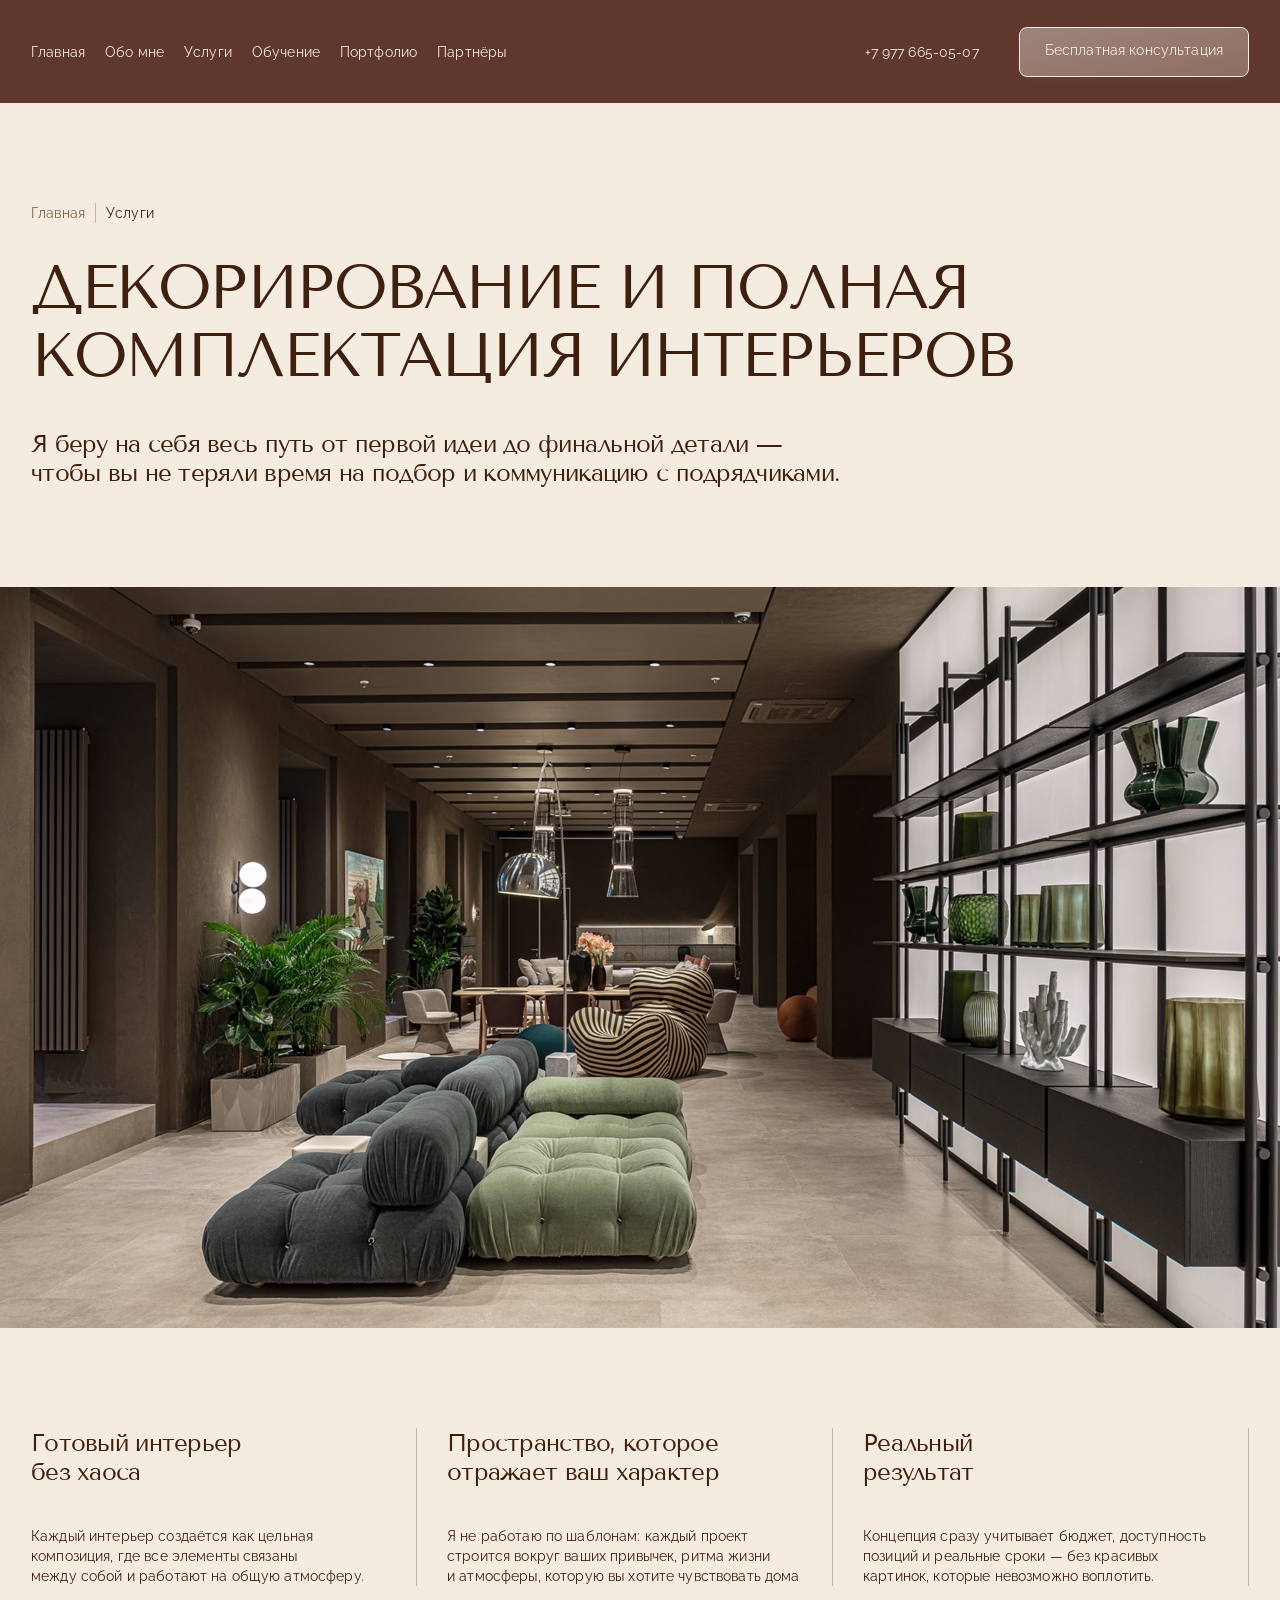
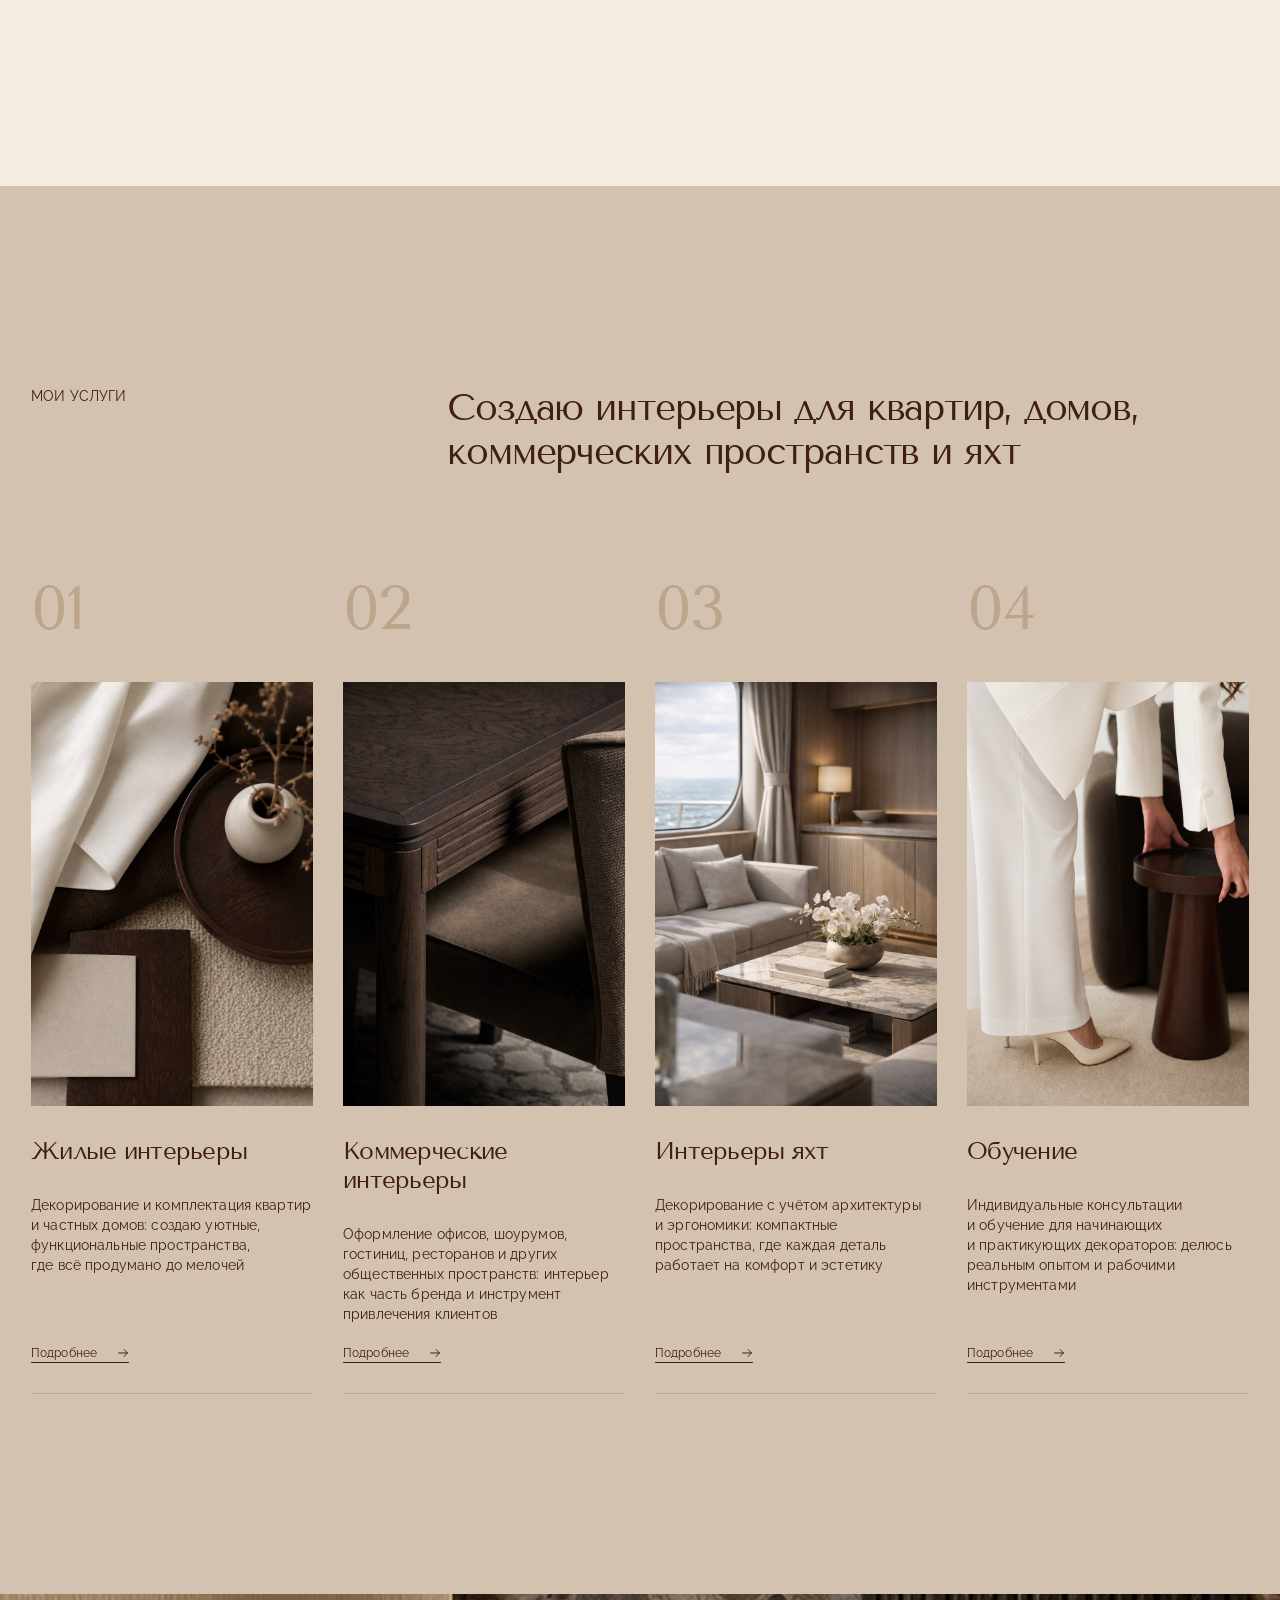
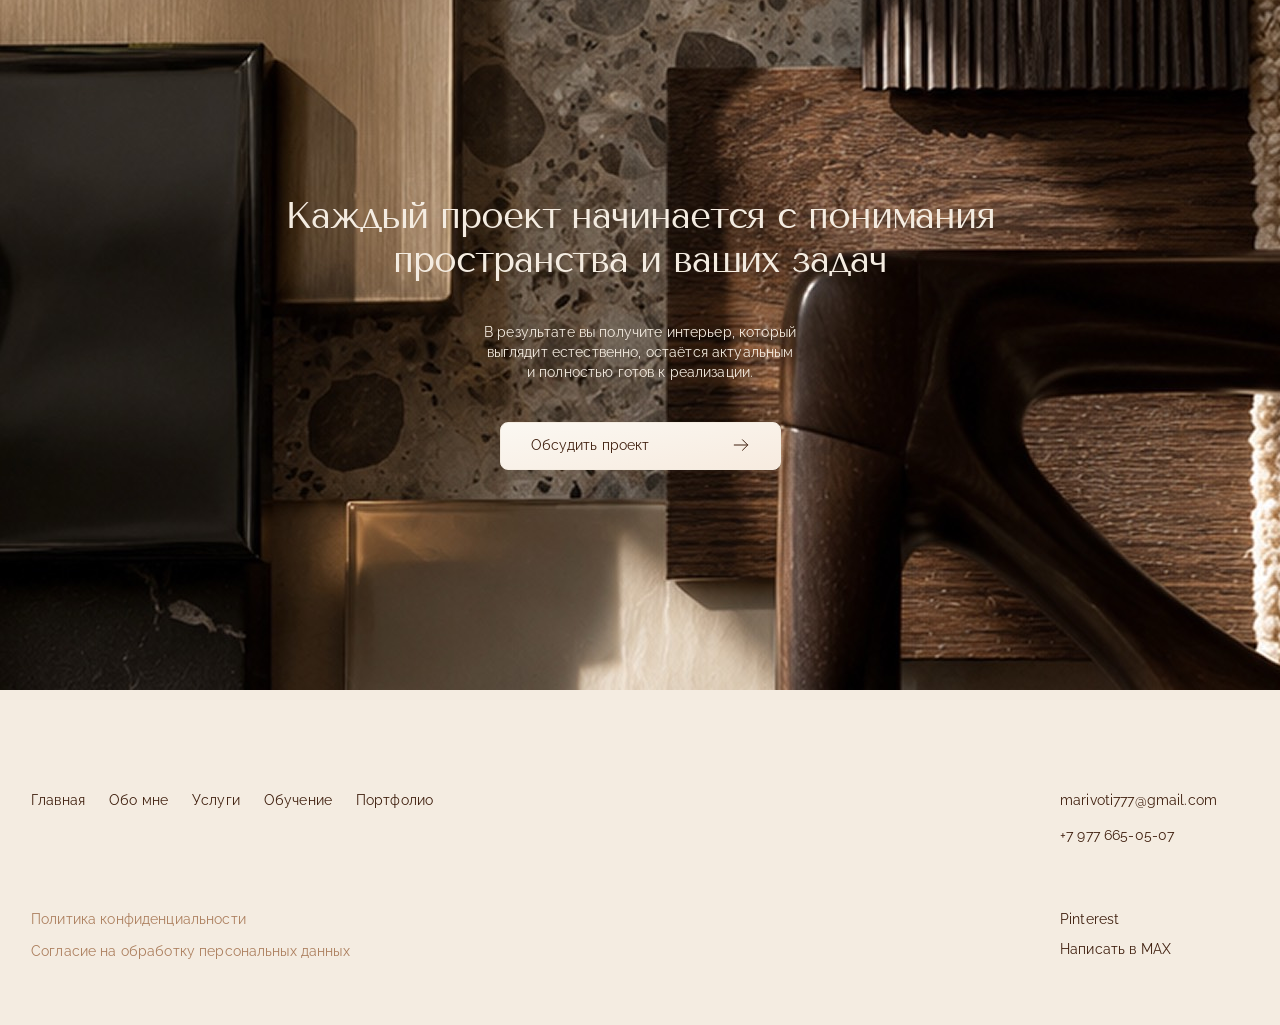
<file: services.html>
<!DOCTYPE html>
<html lang="ru">
<head>
  <meta charset="UTF-8">
  <meta name="viewport" content="width=device-width, initial-scale=1">
  <title>Услуги — Мари Воти, декоратор интерьера</title>
  <meta name="description" content="Декорирование и полная комплектация интерьеров: жилые и коммерческие пространства, интерьеры яхт и обучение декораторов. Весь путь от идеи до финальной детали.">

  <link rel="preconnect" href="https://fonts.googleapis.com">
  <link rel="preconnect" href="https://fonts.gstatic.com" crossorigin>
  <link rel="stylesheet" href="https://fonts.googleapis.com/css2?family=Raleway:wght@400&family=Tenor+Sans&display=swap">
  <link rel="stylesheet" href="css/main.css">
</head>
<body>
<div class="page">

  <!-- Header -->
  <header class="header header--solid">
    <div class="container header__inner">
      <button class="header__burger" type="button" aria-label="Открыть меню" data-menu-open>
        <img src="img/icons/menu.svg" alt="">
      </button>

      <nav class="header__nav" aria-label="Основное меню">
        <a class="header__link" href="index.html">Главная</a>
        <a class="header__link" href="about.html">Обо мне</a>
        <a class="header__link" href="services.html">Услуги</a>
        <a class="header__link" href="study.html">Обучение</a>
        <a class="header__link" href="portfolio.html">Портфолио</a>
        <a class="header__link" href="partners.html">Партнёры</a>
      </nav>

      <div class="header__right">
        <a class="header__phone" href="tel:+79776650507">+7 977 665-05-07</a>
        <button class="btn-ghost header__btn" type="button" data-modal-open="request">Бесплатная консультация</button>
      </div>
    </div>
  </header>

  <!-- Mobile menu -->
  <div class="menu__overlay" data-menu-close></div>
  <div class="menu" id="menu" aria-hidden="true">
    <button class="menu__close" type="button" aria-label="Закрыть меню" data-menu-close>
      <img src="img/icons/close.svg" alt="">
    </button>
    <nav class="menu__nav" aria-label="Мобильное меню">
      <a class="menu__link" href="index.html">Главная</a>
      <a class="menu__link" href="about.html">Обо мне</a>
      <a class="menu__link" href="services.html">Услуги</a>
      <a class="menu__link" href="study.html">Обучение</a>
      <a class="menu__link" href="portfolio.html">Портфолио</a>
      <a class="menu__link" href="partners.html">Партнёры</a>
    </nav>
  </div>

  <main>

    <!-- 1. Head -->
    <section class="page-head overview">
      <div class="container">
        <nav class="breadcrumbs" aria-label="Хлебные крошки">
          <ol class="breadcrumbs__list">
            <li class="breadcrumbs__item"><a href="index.html">Главная</a></li>
            <li class="breadcrumbs__item" aria-current="page">Услуги</li>
          </ol>
        </nav>

        <h1 class="page-head__title overview__title">Декорирование и&nbsp;полная комплектация интерьеров</h1>
        <p class="overview__lead">Я&nbsp;беру на&nbsp;себя весь путь от&nbsp;первой идеи до&nbsp;финальной детали&nbsp;— чтобы&nbsp;вы&nbsp;не&nbsp;теряли время на&nbsp;подбор и&nbsp;коммуникацию с&nbsp;подрядчиками.</p>
      </div>

      <div class="overview__photo">
        <img src="img/services/head.jpg" alt="">
      </div>

      <div class="container">
        <div class="overview__cards">
          <div class="benefit">
            <h2 class="benefit__title">Готовый интерьер<br> без&nbsp;хаоса</h2>
            <p class="benefit__text">Каждый интерьер создаётся как&nbsp;цельная композиция, где&nbsp;все&nbsp;элементы связаны между&nbsp;собой и&nbsp;работают на&nbsp;общую атмосферу.</p>
          </div>
          <div class="benefit">
            <h2 class="benefit__title">Пространство, которое отражает ваш&nbsp;характер</h2>
            <p class="benefit__text">Я&nbsp;не&nbsp;работаю по&nbsp;шаблонам: каждый проект строится вокруг ваших привычек, ритма жизни и&nbsp;атмосферы, которую вы&nbsp;хотите чувствовать дома</p>
          </div>
          <div class="benefit">
            <h2 class="benefit__title">Реальный<br> результат</h2>
            <p class="benefit__text">Концепция сразу учитывает бюджет, доступность позиций и&nbsp;реальные сроки&nbsp;— без&nbsp;красивых картинок, которые невозможно воплотить.</p>
          </div>
        </div>
      </div>
    </section>

    <!-- 2. Directions -->
    <section class="directions section section--taupe">
      <div class="container">
        <div class="row section-head">
          <div class="col-12 section-head__label-col">
            <p class="section-head__label">Мои услуги</p>
          </div>
          <div class="col section-head__title-col">
            <h2 class="section-head__title">Создаю интерьеры для&nbsp;квартир, домов, коммерческих пространств&nbsp;и&nbsp;яхт</h2>
          </div>
        </div>

        <!-- Карточки выводятся в цикле -->
        <div class="directions__list">
          <article class="direction">
            <div class="direction__body">
              <p class="direction__num">01</p>
              <div class="direction__photo">
                <img src="img/services/residential.jpg" alt="" loading="lazy">
              </div>
              <h3 class="direction__title">Жилые интерьеры</h3>
              <p class="direction__text">Декорирование и&nbsp;комплектация квартир и&nbsp;частных домов: создаю уютные, функциональные пространства, где&nbsp;всё&nbsp;продумано до&nbsp;мелочей</p>
            </div>
            <a class="direction__link link-more link-more--sm" href="interiors.html">Подробнее <span class="link-more__icon"></span></a>
          </article>

          <article class="direction">
            <div class="direction__body">
              <p class="direction__num">02</p>
              <div class="direction__photo">
                <img src="img/services/commercial.jpg" alt="" loading="lazy">
              </div>
              <h3 class="direction__title">Коммерческие интерьеры</h3>
              <p class="direction__text">Оформление офисов, шоурумов, гостиниц, ресторанов и&nbsp;других общественных пространств: интерьер как&nbsp;часть бренда и&nbsp;инструмент привлечения клиентов</p>
            </div>
            <a class="direction__link link-more link-more--sm" href="commercial.html">Подробнее <span class="link-more__icon"></span></a>
          </article>

          <article class="direction">
            <div class="direction__body">
              <p class="direction__num">03</p>
              <div class="direction__photo">
                <img src="img/services/yacht.jpg" alt="" loading="lazy">
              </div>
              <h3 class="direction__title">Интерьеры яхт</h3>
              <p class="direction__text">Декорирование с&nbsp;учётом архитектуры и&nbsp;эргономики: компактные пространства, где&nbsp;каждая деталь работает на&nbsp;комфорт и&nbsp;эстетику</p>
            </div>
            <a class="direction__link link-more link-more--sm" href="yacht.html">Подробнее <span class="link-more__icon"></span></a>
          </article>

          <article class="direction">
            <div class="direction__body">
              <p class="direction__num">04</p>
              <div class="direction__photo">
                <img src="img/services/study.jpg" alt="" loading="lazy">
              </div>
              <h3 class="direction__title">Обучение</h3>
              <p class="direction__text">Индивидуальные консультации и&nbsp;обучение для&nbsp;начинающих и&nbsp;практикующих декораторов: делюсь реальным опытом и&nbsp;рабочими инструментами</p>
            </div>
            <a class="direction__link link-more link-more--sm" href="study.html">Подробнее <span class="link-more__icon"></span></a>
          </article>
        </div>
      </div>
    </section>

    <!-- 3. CTA -->
    <section class="cta cta--text">
      <div class="cta__bg">
        <img src="img/services/cta-bg.jpg" alt="" loading="lazy">
      </div>
      <div class="container cta__container">
        <h2 class="cta__title">Каждый проект начинается с&nbsp;понимания пространства и&nbsp;ваших задач</h2>
        <p class="cta__text">В&nbsp;результате вы&nbsp;получите интерьер, который выглядит естественно, остаётся актуальным и&nbsp;полностью готов к&nbsp;реализации.</p>
        <button class="cta__btn btn-main" type="button" data-modal-open="request">
          Обсудить проект
          <span class="btn-main__icon"></span>
        </button>
      </div>
    </section>

  </main>

  <!-- Footer -->
  <footer class="footer">
    <div class="container footer__grid">
      <nav class="footer__nav" aria-label="Меню в подвале">
        <a class="footer__link" href="index.html">Главная</a>
        <a class="footer__link" href="about.html">Обо мне</a>
        <a class="footer__link" href="services.html">Услуги</a>
        <a class="footer__link" href="study.html">Обучение</a>
        <a class="footer__link" href="portfolio.html">Портфолио</a>
      </nav>

      <div class="footer__contacts">
        <a class="footer__link" href="mailto:marivoti777@gmail.com">marivoti777@gmail.com</a>
        <a class="footer__link" href="tel:+79776650507">+7 977 665-05-07</a>
      </div>

      <div class="footer__socials">
        <a class="footer__link" href="https://pin.it/7h96kgqGU" target="_blank" rel="noopener">Pinterest</a>
        <a class="footer__link" href="https://max.ru/u/f9LHodD0cOIXJjgzMkssc7YjojEIRzh0xoXkBj0CArRzwf6h1e18GyQPBLI" target="_blank" rel="noopener">Написать в&nbsp;MAX</a>
      </div>

      <div class="footer__legal">
        <a class="footer__link footer__link--accent" href="privacy.html">Политика конфиденциальности</a>
        <a class="footer__link footer__link--accent" href="consent.html">Согласие на обработку персональных данных</a>
      </div>
    </div>
  </footer>

</div>

<!-- Modal: request -->
<div class="modal" id="modal-request" aria-hidden="true" data-modal>
  <div class="modal__dialog" role="dialog" aria-modal="true" aria-labelledby="modal-request-title">
    <button class="modal__close" type="button" aria-label="Закрыть" data-modal-close></button>
    <div class="modal__img">
      <img src="img/main/modal.jpg" alt="" loading="lazy">
    </div>

    <form class="modal__form" action="#" method="post" novalidate data-request-form>
      <h2 class="modal__title" id="modal-request-title">Оставить заявку</h2>

      <div class="modal__fields">
        <label class="field">
          <span class="field__label">Имя</span>
          <span class="field__wrap">
            <input class="field__input" type="text" name="name" autocomplete="name" required>
            <img class="field__alert" src="img/icons/alert.svg" alt="">
          </span>
        </label>
        <label class="field">
          <span class="field__label">Телефон</span>
          <span class="field__wrap">
            <input class="field__input" type="tel" name="phone" placeholder="+7 (000) 000–00–00" autocomplete="tel" required data-phone-mask>
            <img class="field__alert" src="img/icons/alert.svg" alt="">
          </span>
        </label>
      </div>

      <div class="modal__submit">
        <button class="btn-main btn-main--dark" type="submit">
          Отправить
          <span class="btn-main__icon"></span>
        </button>
        <label class="consent">
          <input type="checkbox" name="agree" required>
          <span class="consent__box"></span>
          <span>Оставляя заявку вы соглашаетесь с <a href="privacy.html">политикой конфиденциальности</a></span>
        </label>
      </div>
    </form>
  </div>
</div>

<!-- Modal: thanks -->
<div class="modal" id="modal-thanks" aria-hidden="true" data-modal>
  <div class="modal__dialog modal__dialog--thanks" role="dialog" aria-modal="true" aria-labelledby="modal-thanks-title">
    <button class="modal__close" type="button" aria-label="Закрыть" data-modal-close></button>
    <h2 class="modal__title" id="modal-thanks-title">Благодарю за заявку!</h2>
    <p class="modal__text">Скоро свяжусь, чтобы обсудить ваш проект</p>
    <a class="modal__home btn-main btn-main--dark" href="index.html">
      На главную
      <span class="btn-main__icon"></span>
    </a>
  </div>
</div>

<script src="js/main.js"></script>
</body>
</html>
</file>
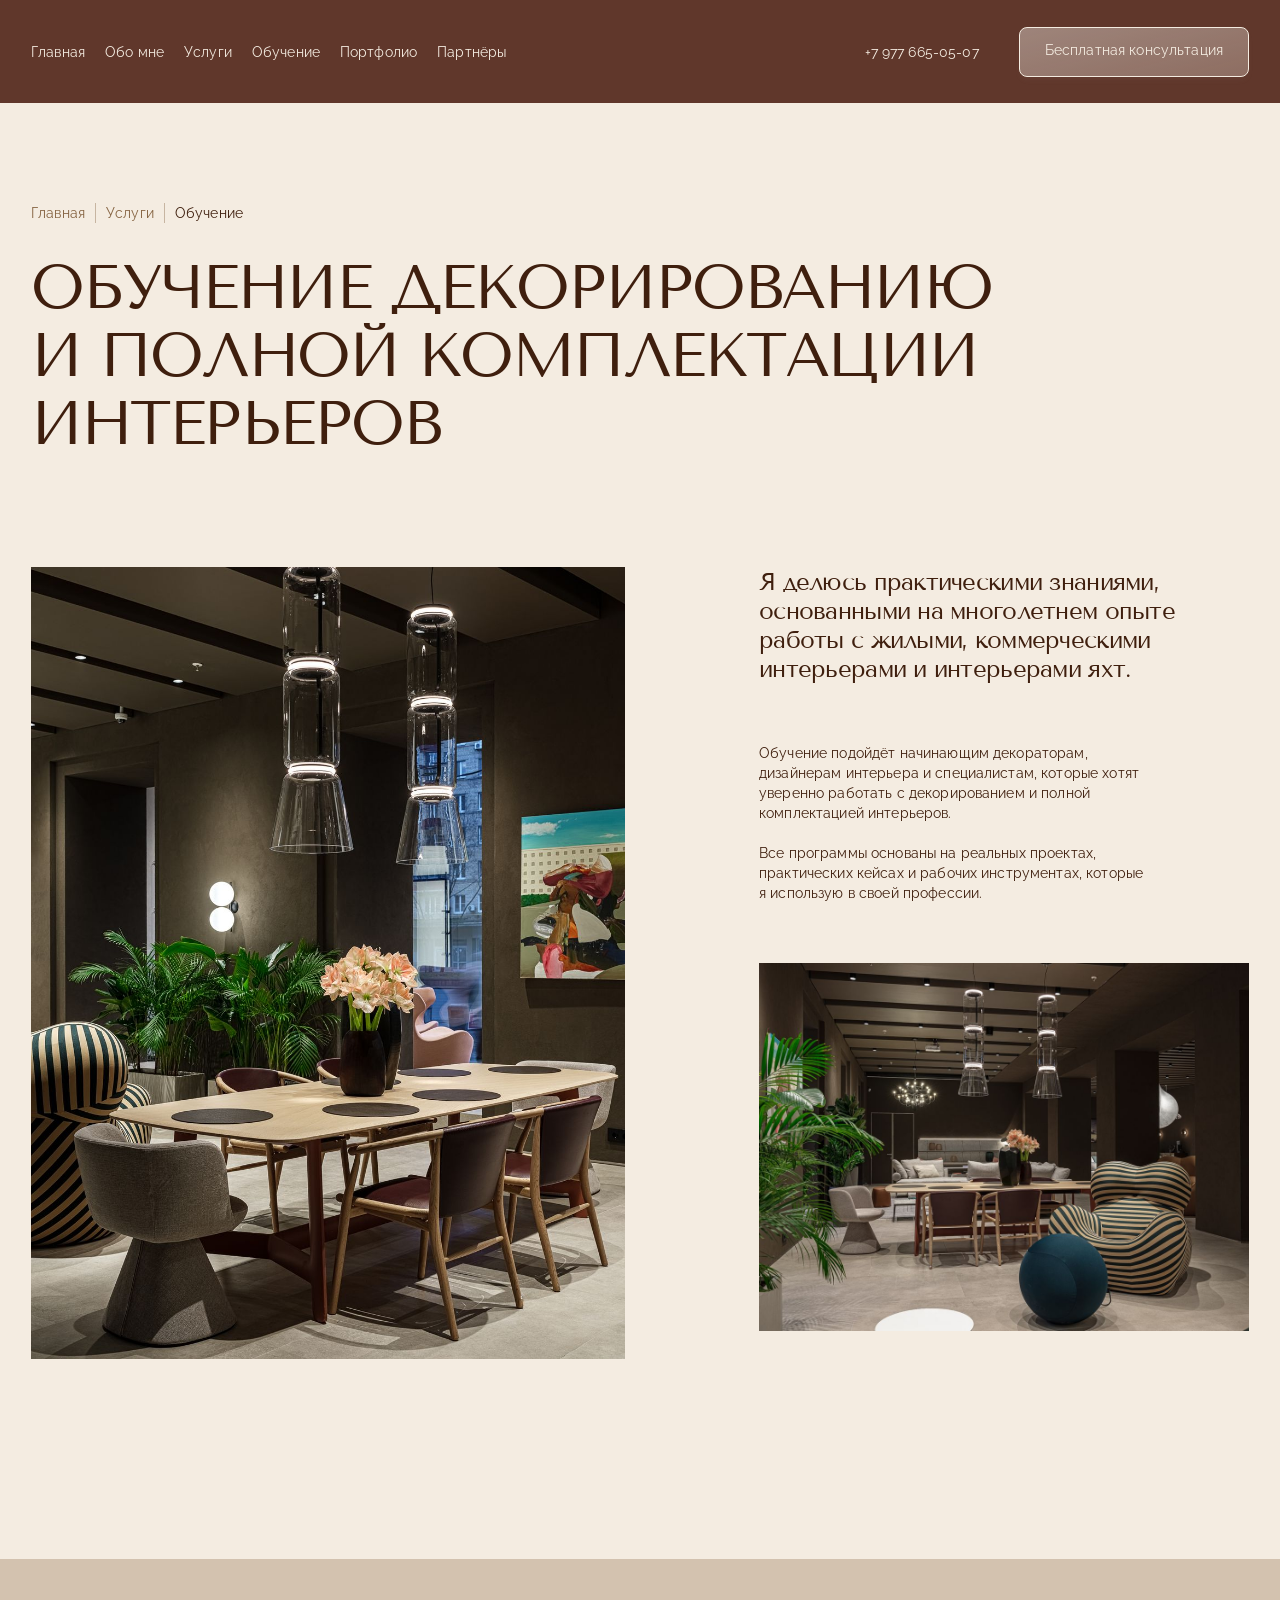
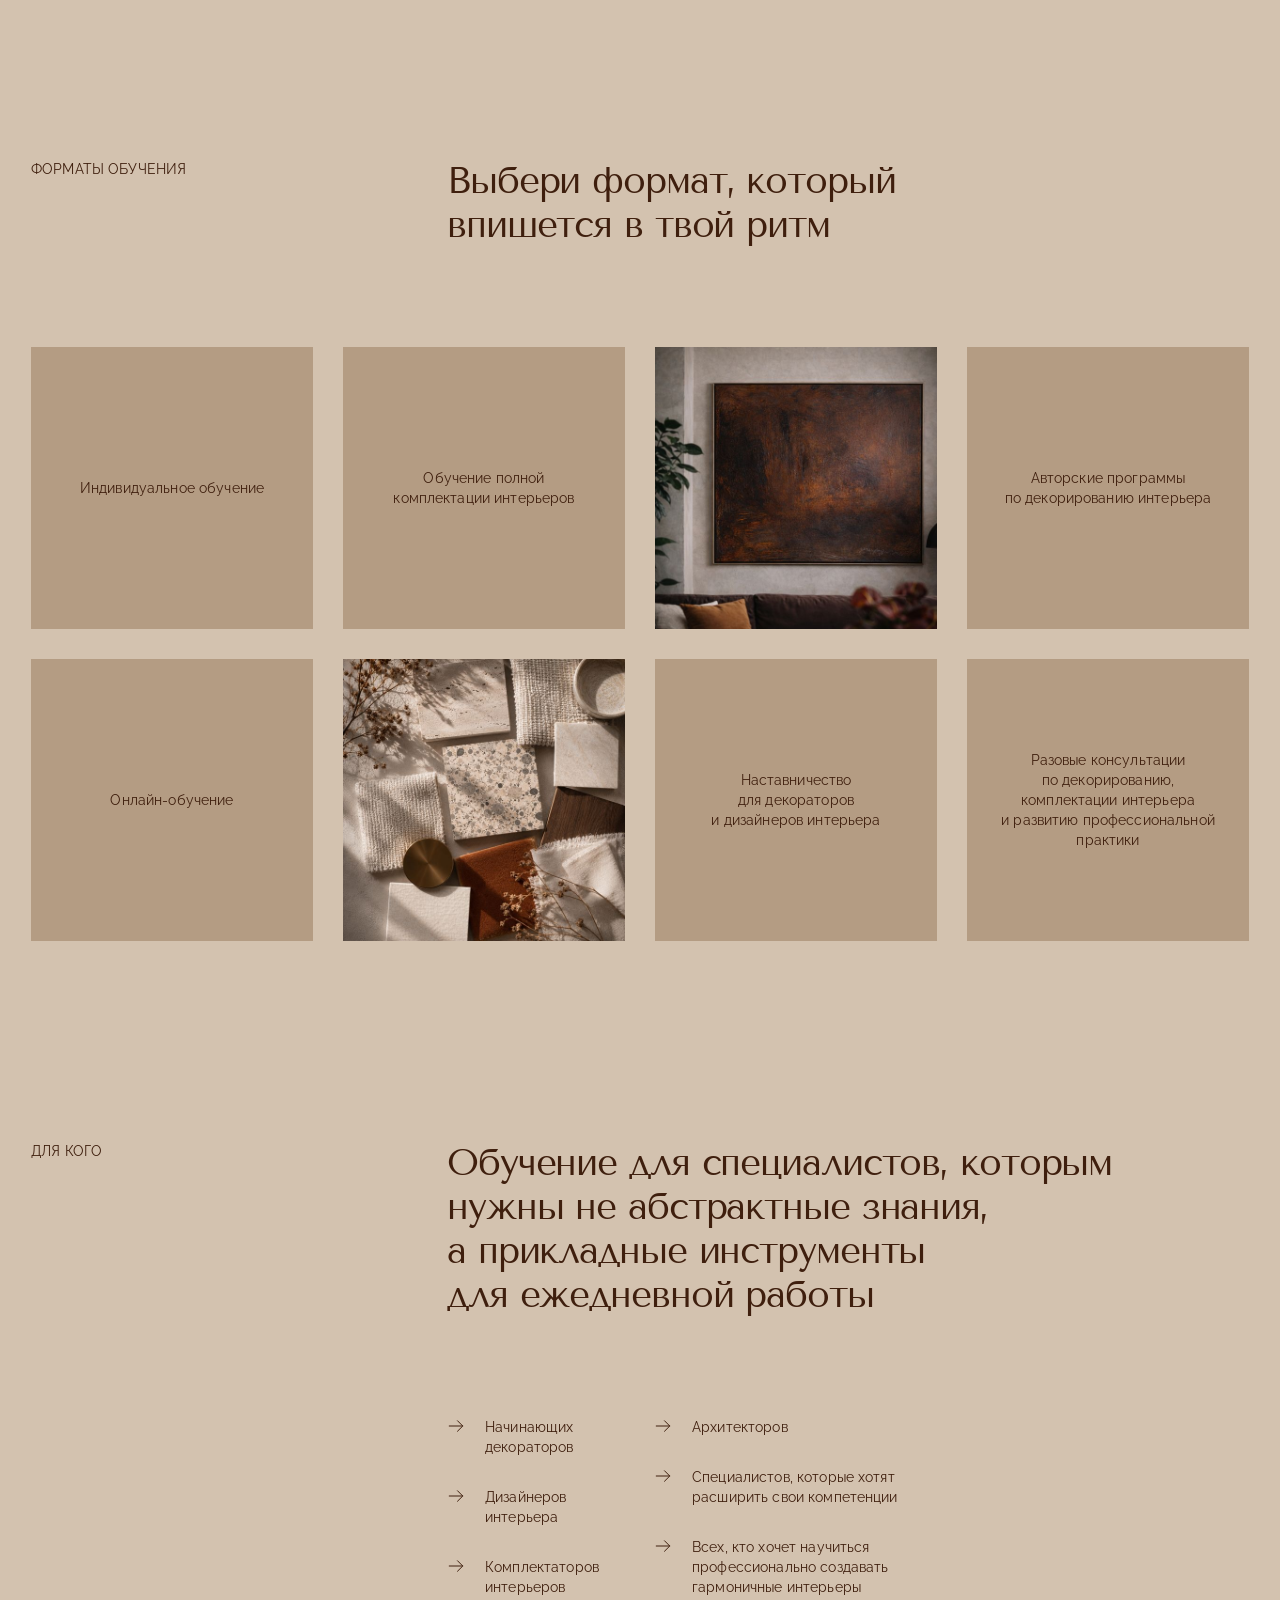
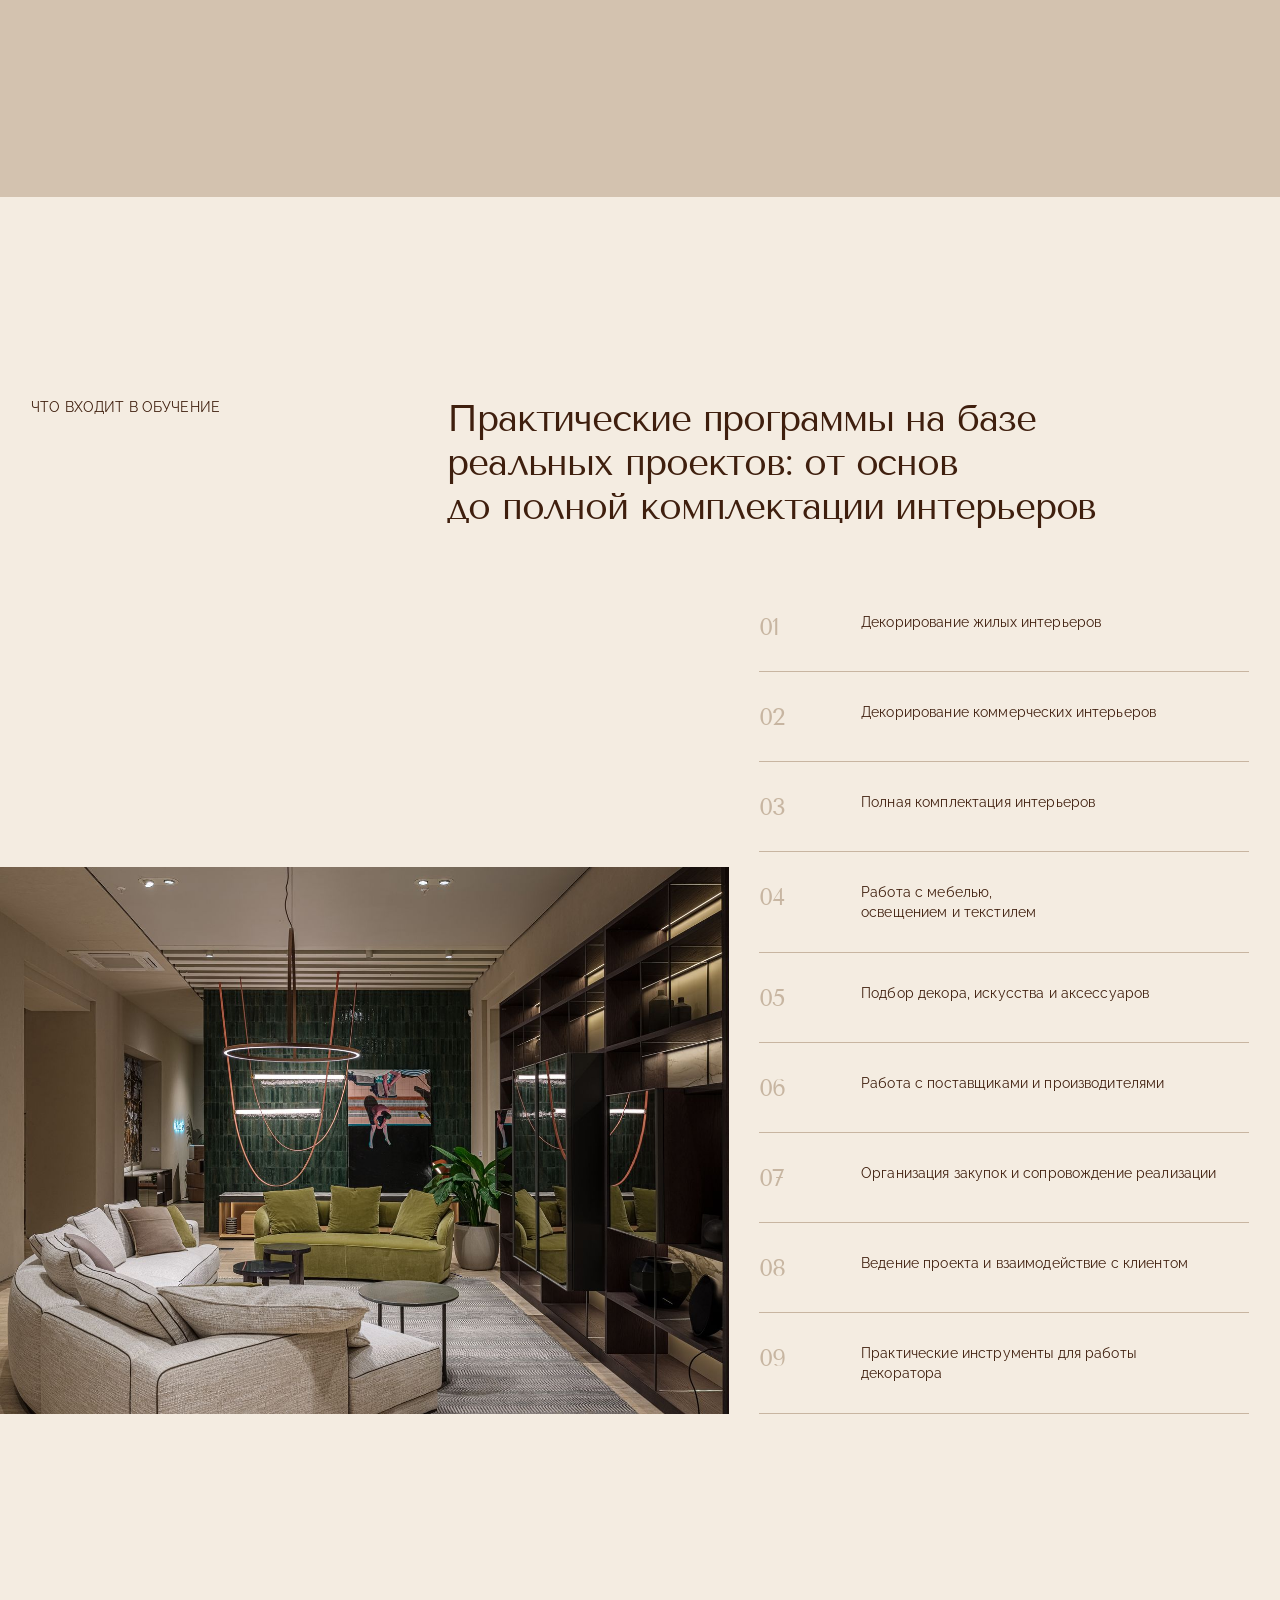
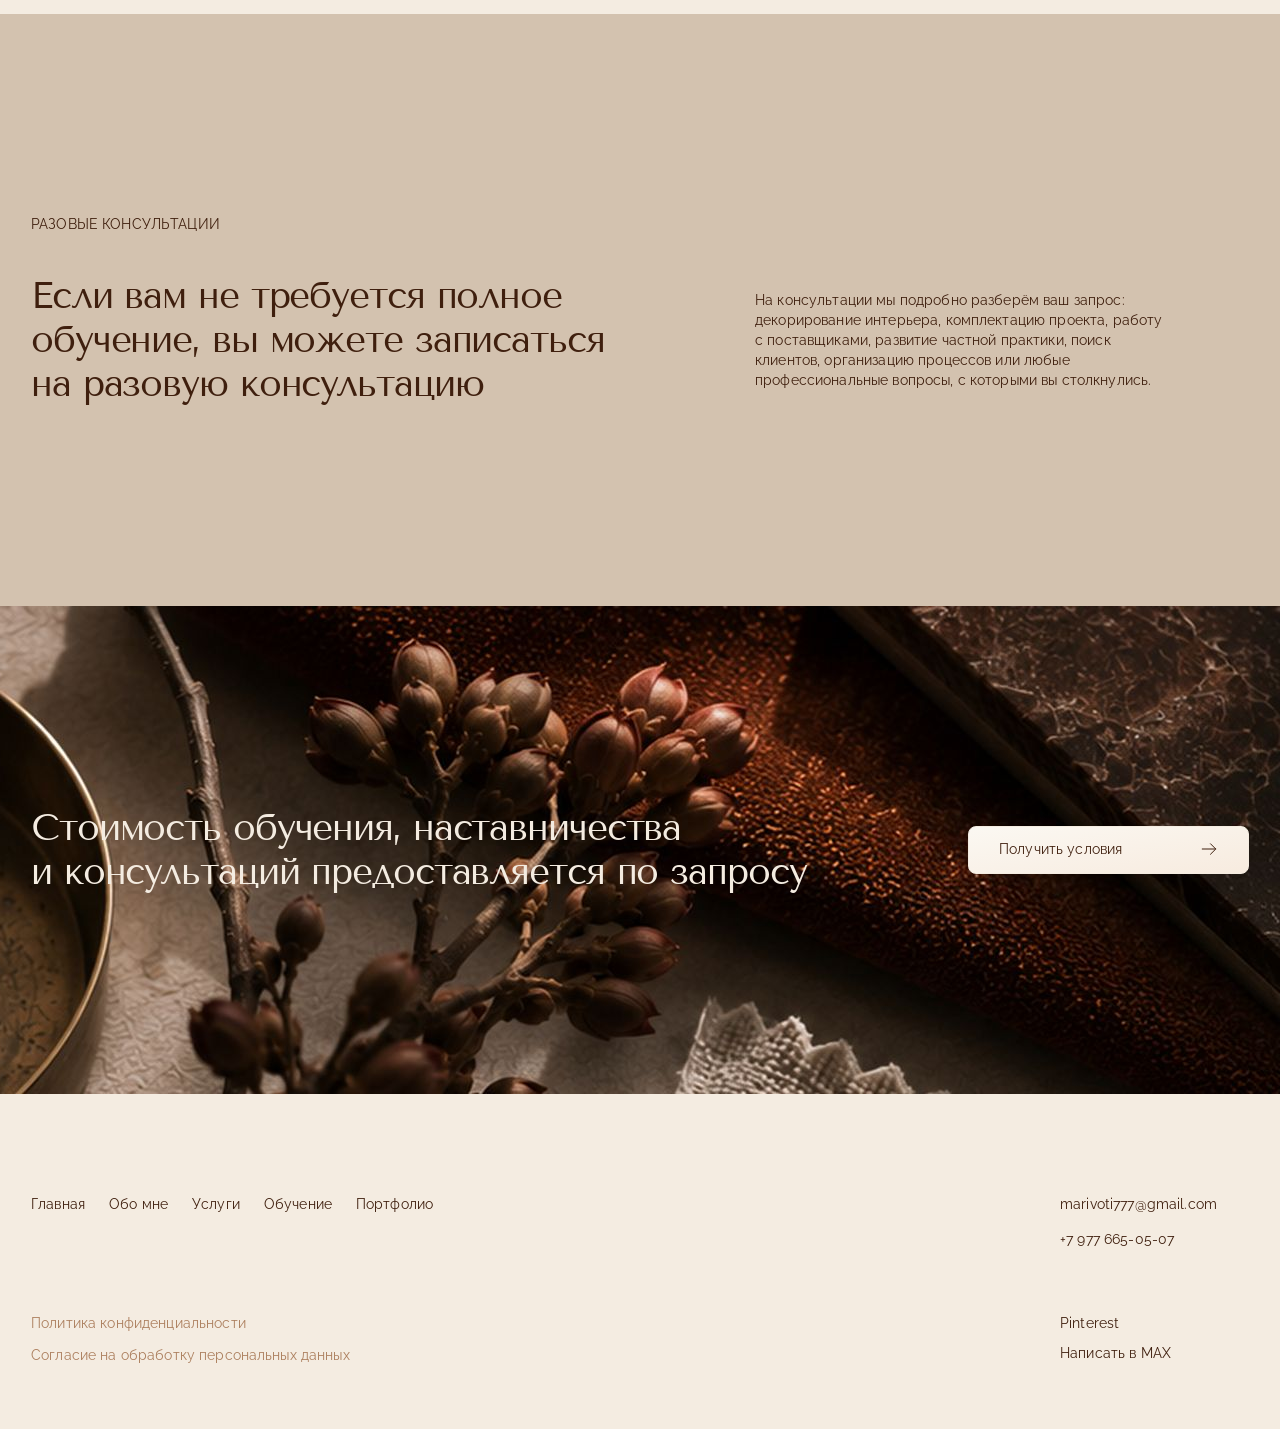
<file: study.html>
<!DOCTYPE html>
<html lang="ru">
<head>
  <meta charset="UTF-8">
  <meta name="viewport" content="width=device-width, initial-scale=1">
  <title>Обучение — Мари Воти, декоратор интерьера</title>
  <meta name="description" content="Обучение декорированию и полной комплектации интерьеров: индивидуальные и онлайн-программы, наставничество и разовые консультации для декораторов и дизайнеров.">

  <link rel="preconnect" href="https://fonts.googleapis.com">
  <link rel="preconnect" href="https://fonts.gstatic.com" crossorigin>
  <link rel="stylesheet" href="https://fonts.googleapis.com/css2?family=Raleway:wght@400&family=Tenor+Sans&display=swap">
  <link rel="stylesheet" href="css/main.css">
</head>
<body>
<div class="page">

  <!-- Header -->
  <header class="header header--solid">
    <div class="container header__inner">
      <button class="header__burger" type="button" aria-label="Открыть меню" data-menu-open>
        <img src="img/icons/menu.svg" alt="">
      </button>

      <nav class="header__nav" aria-label="Основное меню">
        <a class="header__link" href="index.html">Главная</a>
        <a class="header__link" href="about.html">Обо мне</a>
        <a class="header__link" href="services.html">Услуги</a>
        <a class="header__link" href="study.html">Обучение</a>
        <a class="header__link" href="portfolio.html">Портфолио</a>
        <a class="header__link" href="partners.html">Партнёры</a>
      </nav>

      <div class="header__right">
        <a class="header__phone" href="tel:+79776650507">+7 977 665-05-07</a>
        <button class="btn-ghost header__btn" type="button" data-modal-open="request">Бесплатная консультация</button>
      </div>
    </div>
  </header>

  <!-- Mobile menu -->
  <div class="menu__overlay" data-menu-close></div>
  <div class="menu" id="menu" aria-hidden="true">
    <button class="menu__close" type="button" aria-label="Закрыть меню" data-menu-close>
      <img src="img/icons/close.svg" alt="">
    </button>
    <nav class="menu__nav" aria-label="Мобильное меню">
      <a class="menu__link" href="index.html">Главная</a>
      <a class="menu__link" href="about.html">Обо мне</a>
      <a class="menu__link" href="services.html">Услуги</a>
      <a class="menu__link" href="study.html">Обучение</a>
      <a class="menu__link" href="portfolio.html">Портфолио</a>
      <a class="menu__link" href="partners.html">Партнёры</a>
    </nav>
  </div>

  <main>

    <!-- 1. Head -->
    <section class="page-head study">
      <div class="container">
        <nav class="breadcrumbs" aria-label="Хлебные крошки">
          <ol class="breadcrumbs__list">
            <li class="breadcrumbs__item"><a href="index.html">Главная</a></li>
            <li class="breadcrumbs__item"><a href="services.html">Услуги</a></li>
            <li class="breadcrumbs__item" aria-current="page">Обучение</li>
          </ol>
        </nav>

        <h1 class="page-head__title study__title">Обучение декорированию и&nbsp;полной комплектации интерьеров</h1>

        <div class="study__body">
          <div class="study__photo">
            <img src="img/study/head-1.jpg" alt="">
          </div>
          <div class="study__info">
            <p class="study__lead">Я&nbsp;делюсь практическими знаниями, основанными на&nbsp;многолетнем опыте работы с&nbsp;жилыми, коммерческими интерьерами и&nbsp;интерьерами&nbsp;яхт.</p>
            <div class="study__text text">
              <p>Обучение подойдёт начинающим декораторам, дизайнерам интерьера и&nbsp;специалистам, которые хотят уверенно работать с&nbsp;декорированием и&nbsp;полной комплектацией интерьеров.</p>
              <p>Все&nbsp;программы основаны на&nbsp;реальных проектах, практических кейсах и&nbsp;рабочих инструментах, которые я&nbsp;использую в&nbsp;своей профессии.</p>
            </div>
            <div class="study__side-photo">
              <img src="img/study/head-2.jpg" alt="">
            </div>
          </div>
        </div>
      </div>
    </section>

    <!-- 2. Форматы обучения -->
    <section class="tracks section section--taupe">
      <div class="container">
        <div class="row section-head">
          <div class="col-12 section-head__label-col">
            <p class="section-head__label">Форматы обучения</p>
          </div>
          <div class="col section-head__title-col">
            <h2 class="section-head__title">Выбери формат, который впишется в&nbsp;твой ритм</h2>
          </div>
        </div>

        <ul class="tracks__grid">
          <li class="tracks__item">Индивидуальное обучение</li>
          <li class="tracks__item">Обучение полной<br> комплектации интерьеров</li>
          <li class="tracks__item tracks__item--photo" aria-hidden="true"><img src="img/study/format-1.jpg" alt="" loading="lazy"></li>
          <li class="tracks__item">Авторские программы<br> по&nbsp;декорированию интерьера</li>
          <li class="tracks__item">Онлайн-обучение</li>
          <li class="tracks__item tracks__item--photo" aria-hidden="true"><img src="img/study/format-2.jpg" alt="" loading="lazy"></li>
          <li class="tracks__item">Наставничество для&nbsp;декораторов<br> и&nbsp;дизайнеров интерьера</li>
          <li class="tracks__item">Разовые консультации по&nbsp;декорированию, комплектации интерьера и&nbsp;развитию профессиональной практики</li>
        </ul>
      </div>
    </section>

    <!-- 3. Для кого -->
    <section class="audience audience--inline section section--taupe">
      <div class="container">
        <div class="row section-head">
          <div class="col-12 section-head__label-col">
            <p class="section-head__label">Для&nbsp;кого</p>
          </div>
          <div class="col section-head__title-col">
            <h2 class="section-head__title">Обучение для&nbsp;специалистов, которым нужны не&nbsp;абстрактные знания, а&nbsp;прикладные инструменты для&nbsp;ежедневной работы</h2>
          </div>
        </div>

        <div class="audience__lists">
          <ul class="audience__list">
            <li class="point">Начинающих декораторов</li>
            <li class="point">Дизайнеров интерьера</li>
            <li class="point">Комплектаторов интерьеров</li>
          </ul>
          <ul class="audience__list">
            <li class="point">Архитекторов</li>
            <li class="point">Специалистов, которые хотят расширить свои компетенции</li>
            <li class="point">Всех, кто&nbsp;хочет научиться профессионально создавать гармоничные интерьеры</li>
          </ul>
        </div>
      </div>
    </section>

    <!-- 4. Что входит в обучение -->
    <section class="curriculum section">
      <div class="container">
        <div class="row section-head">
          <div class="col-12 section-head__label-col">
            <p class="section-head__label">Что&nbsp;входит в&nbsp;обучение</p>
          </div>
          <div class="col section-head__title-col">
            <h2 class="section-head__title">Практические программы на&nbsp;базе реальных проектов: от&nbsp;основ до&nbsp;полной комплектации интерьеров</h2>
          </div>
        </div>

        <div class="curriculum__body">
          <div class="curriculum__photo">
            <img src="img/study/program.jpg" alt="" loading="lazy">
          </div>
          <ol class="checklist checklist--aligned curriculum__list">
            <li class="checklist__item">Декорирование жилых интерьеров</li>
            <li class="checklist__item">Декорирование коммерческих интерьеров</li>
            <li class="checklist__item">Полная комплектация интерьеров</li>
            <li class="checklist__item">Работа с&nbsp;мебелью,<br> освещением и&nbsp;текстилем</li>
            <li class="checklist__item">Подбор декора, искусства и&nbsp;аксессуаров</li>
            <li class="checklist__item">Работа с&nbsp;поставщиками и&nbsp;производителями</li>
            <li class="checklist__item">Организация закупок и&nbsp;сопровождение реализации</li>
            <li class="checklist__item">Ведение проекта и&nbsp;взаимодействие с&nbsp;клиентом</li>
            <li class="checklist__item">Практические инструменты для&nbsp;работы декоратора</li>
          </ol>
        </div>
      </div>
    </section>

    <!-- 5. Разовые консультации -->
    <section class="consult section section--taupe">
      <div class="container">
        <p class="consult__label">Разовые консультации</p>
        <div class="consult__body">
          <h2 class="consult__title">Если&nbsp;вам&nbsp;не&nbsp;требуется полное обучение, вы&nbsp;можете записаться на&nbsp;разовую консультацию</h2>
          <p>На&nbsp;консультации мы&nbsp;подробно разберём ваш&nbsp;запрос: декорирование интерьера, комплектацию проекта, работу с&nbsp;поставщиками, развитие частной практики, поиск клиентов, организацию процессов или&nbsp;любые профессиональные вопросы, с&nbsp;которыми вы&nbsp;столкнулись.</p>
        </div>
      </div>
    </section>

    <!-- 6. CTA -->
    <section class="cta cta--row">
      <div class="cta__bg">
        <img src="img/study/cta-bg.jpg" alt="" loading="lazy">
      </div>
      <div class="container cta__container">
        <h2 class="cta__title">Стоимость обучения, наставничества и&nbsp;консультаций предоставляется по&nbsp;запросу</h2>
        <button class="cta__btn btn-main" type="button" data-modal-open="request">
          Получить условия
          <span class="btn-main__icon"></span>
        </button>
      </div>
    </section>

  </main>

  <!-- Footer -->
  <footer class="footer">
    <div class="container footer__grid">
      <nav class="footer__nav" aria-label="Меню в подвале">
        <a class="footer__link" href="index.html">Главная</a>
        <a class="footer__link" href="about.html">Обо мне</a>
        <a class="footer__link" href="services.html">Услуги</a>
        <a class="footer__link" href="study.html">Обучение</a>
        <a class="footer__link" href="portfolio.html">Портфолио</a>
      </nav>

      <div class="footer__contacts">
        <a class="footer__link" href="mailto:marivoti777@gmail.com">marivoti777@gmail.com</a>
        <a class="footer__link" href="tel:+79776650507">+7 977 665-05-07</a>
      </div>

      <div class="footer__socials">
        <a class="footer__link" href="https://pin.it/7h96kgqGU" target="_blank" rel="noopener">Pinterest</a>
        <a class="footer__link" href="https://max.ru/u/f9LHodD0cOIXJjgzMkssc7YjojEIRzh0xoXkBj0CArRzwf6h1e18GyQPBLI" target="_blank" rel="noopener">Написать в&nbsp;MAX</a>
      </div>

      <div class="footer__legal">
        <a class="footer__link footer__link--accent" href="privacy.html">Политика конфиденциальности</a>
        <a class="footer__link footer__link--accent" href="consent.html">Согласие на обработку персональных данных</a>
      </div>
    </div>
  </footer>

</div>

<!-- Modal: request -->
<div class="modal" id="modal-request" aria-hidden="true" data-modal>
  <div class="modal__dialog" role="dialog" aria-modal="true" aria-labelledby="modal-request-title">
    <button class="modal__close" type="button" aria-label="Закрыть" data-modal-close></button>
    <div class="modal__img">
      <img src="img/main/modal.jpg" alt="" loading="lazy">
    </div>

    <form class="modal__form" action="#" method="post" novalidate data-request-form>
      <h2 class="modal__title" id="modal-request-title">Оставить заявку</h2>

      <div class="modal__fields">
        <label class="field">
          <span class="field__label">Имя</span>
          <span class="field__wrap">
            <input class="field__input" type="text" name="name" autocomplete="name" required>
            <img class="field__alert" src="img/icons/alert.svg" alt="">
          </span>
        </label>
        <label class="field">
          <span class="field__label">Телефон</span>
          <span class="field__wrap">
            <input class="field__input" type="tel" name="phone" placeholder="+7 (000) 000–00–00" autocomplete="tel" required data-phone-mask>
            <img class="field__alert" src="img/icons/alert.svg" alt="">
          </span>
        </label>
      </div>

      <div class="modal__submit">
        <button class="btn-main btn-main--dark" type="submit">
          Отправить
          <span class="btn-main__icon"></span>
        </button>
        <label class="consent">
          <input type="checkbox" name="agree" required>
          <span class="consent__box"></span>
          <span>Оставляя заявку вы соглашаетесь с <a href="privacy.html">политикой конфиденциальности</a></span>
        </label>
      </div>
    </form>
  </div>
</div>

<!-- Modal: thanks -->
<div class="modal" id="modal-thanks" aria-hidden="true" data-modal>
  <div class="modal__dialog modal__dialog--thanks" role="dialog" aria-modal="true" aria-labelledby="modal-thanks-title">
    <button class="modal__close" type="button" aria-label="Закрыть" data-modal-close></button>
    <h2 class="modal__title" id="modal-thanks-title">Благодарю за заявку!</h2>
    <p class="modal__text">Скоро свяжусь, чтобы обсудить ваш проект</p>
    <a class="modal__home btn-main btn-main--dark" href="index.html">
      На главную
      <span class="btn-main__icon"></span>
    </a>
  </div>
</div>

<script src="js/main.js"></script>
</body>
</html>
</file>
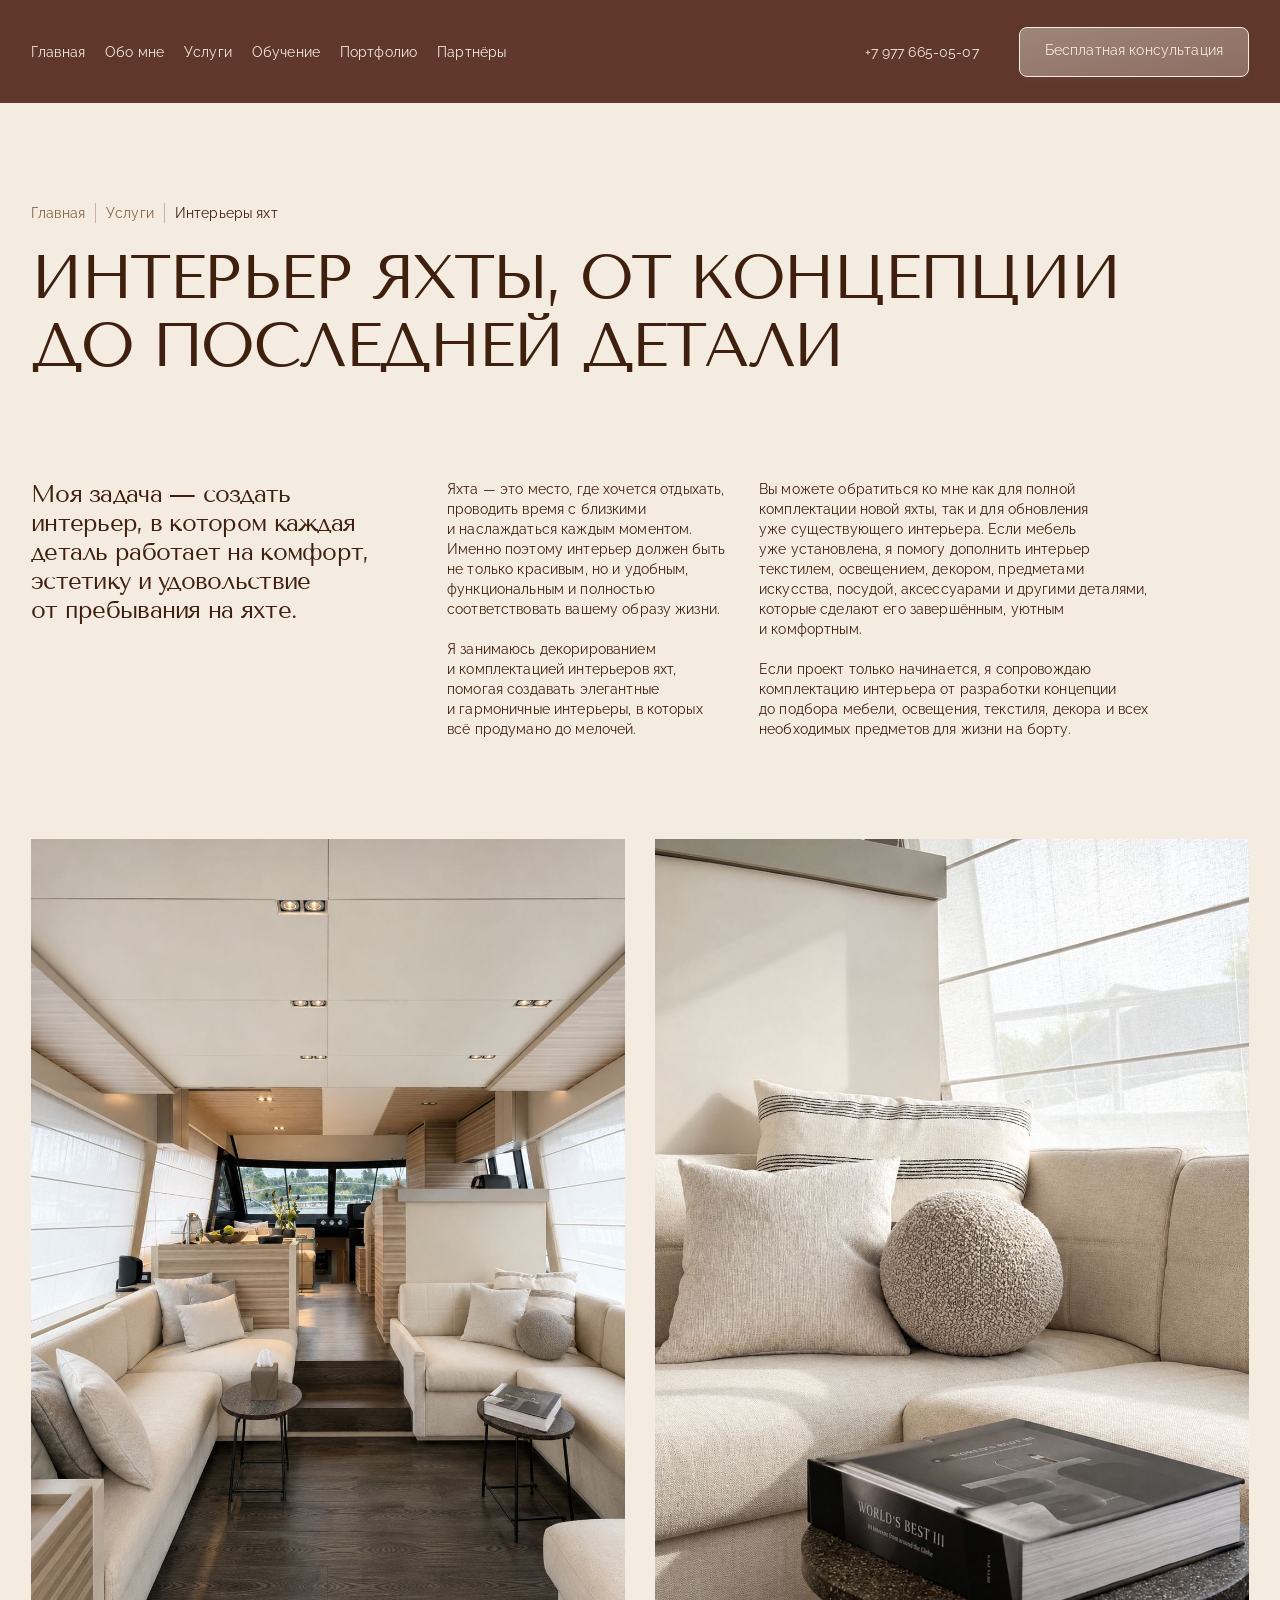
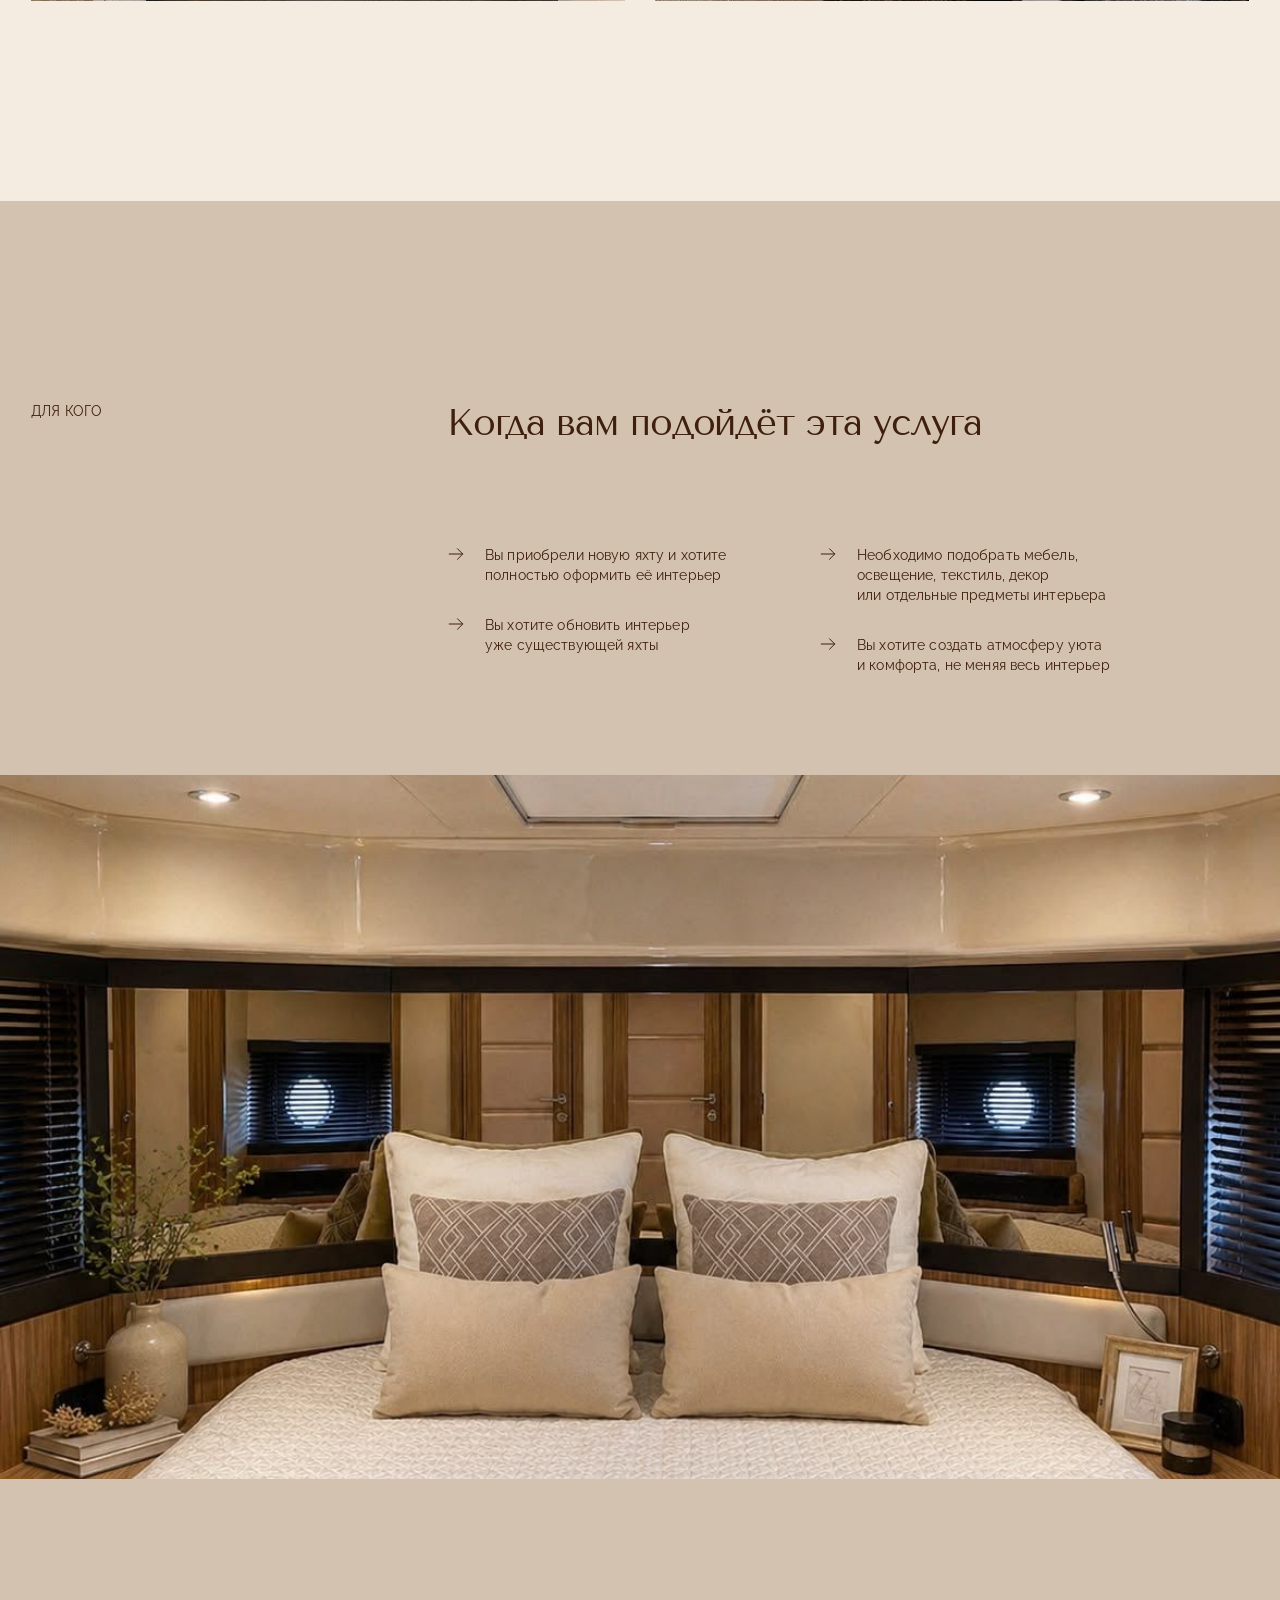
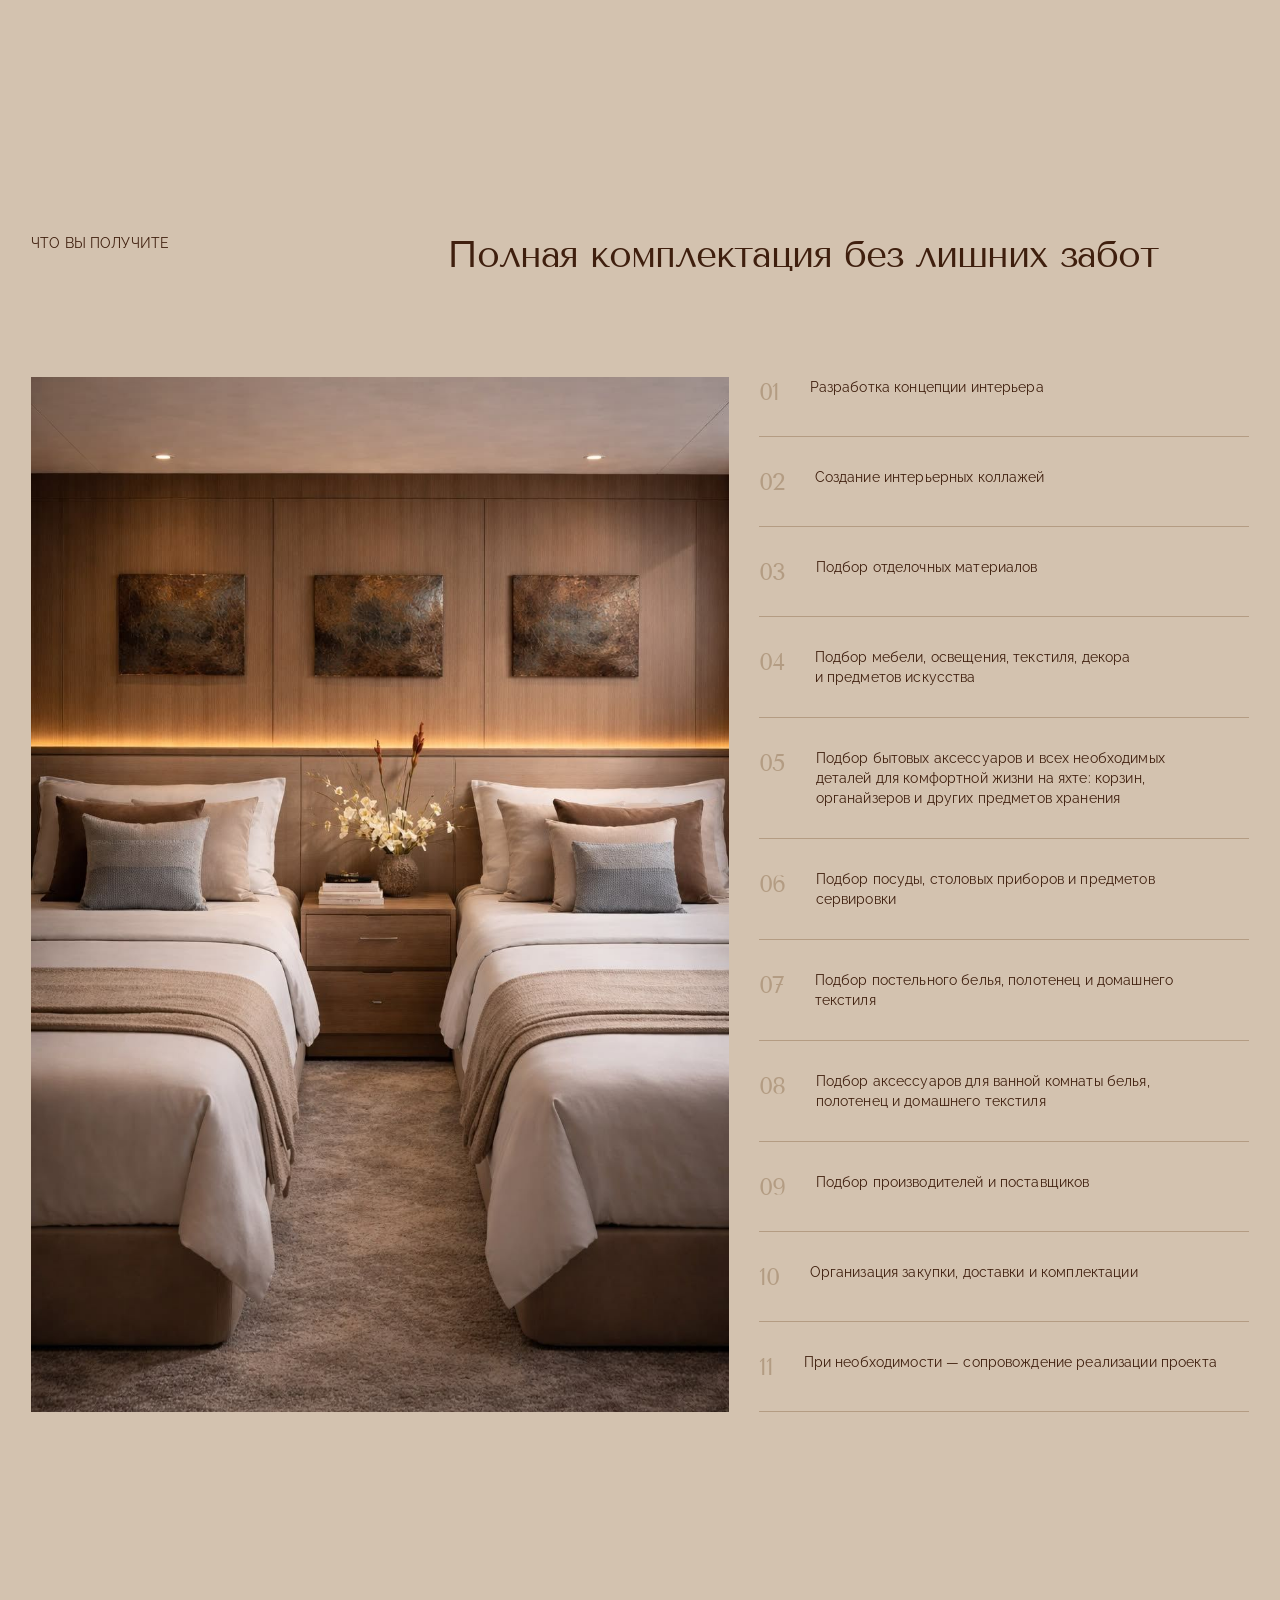
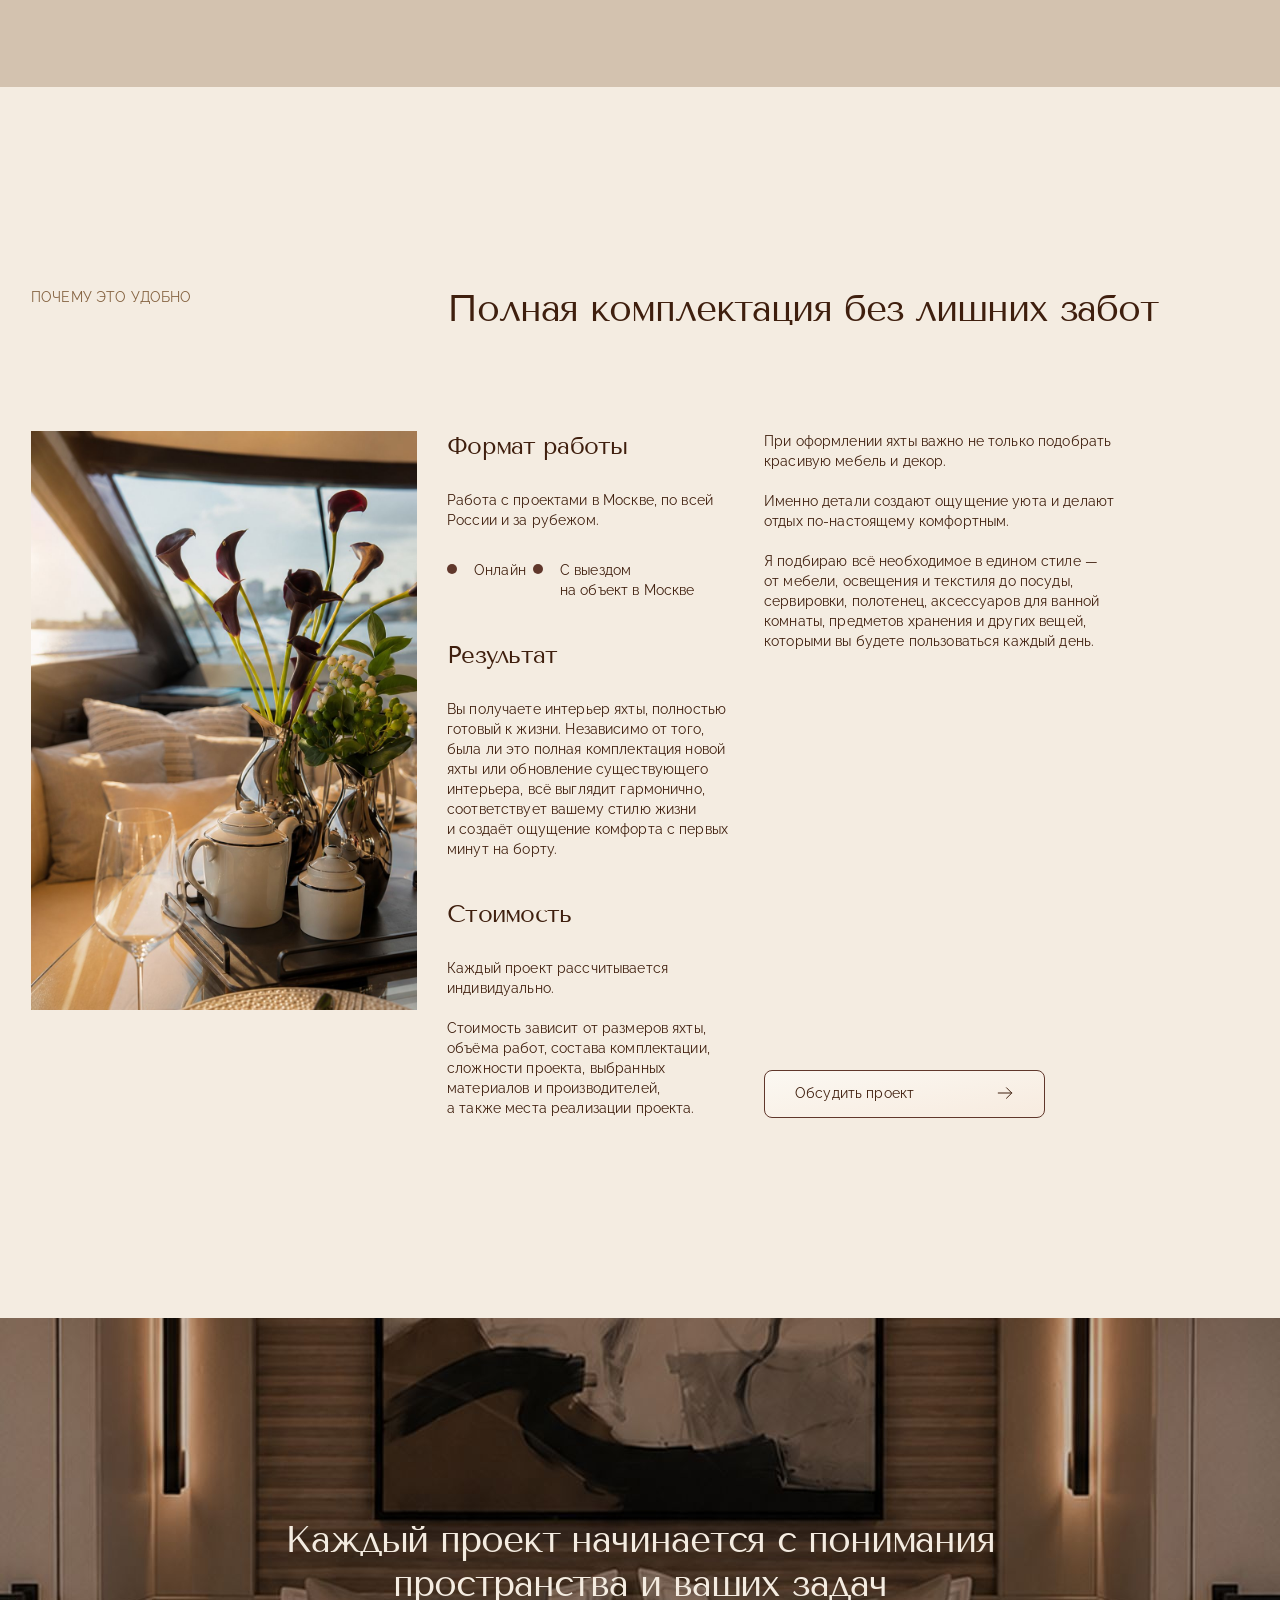
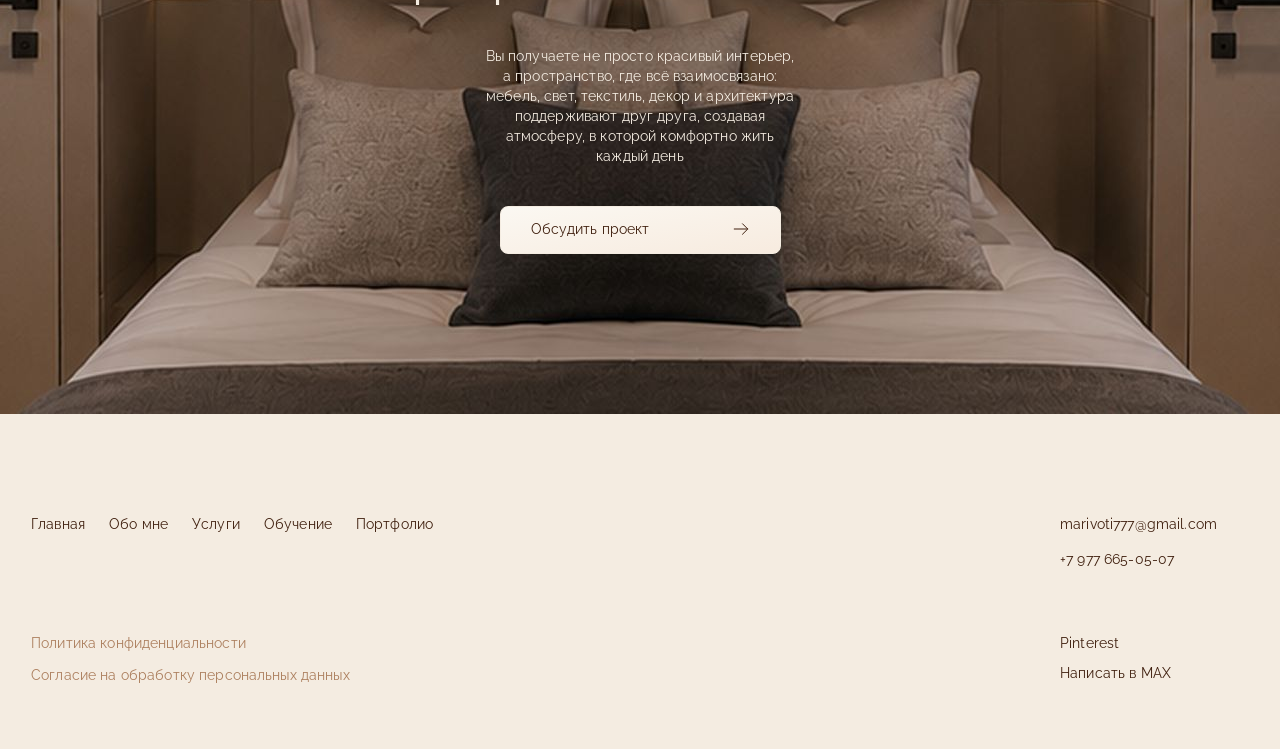
<file: yacht.html>
<!DOCTYPE html>
<html lang="ru">
<head>
  <meta charset="UTF-8">
  <meta name="viewport" content="width=device-width, initial-scale=1">
  <title>Интерьеры яхт — Мари Воти, декоратор интерьера</title>
  <meta name="description" content="Декорирование и комплектация интерьеров яхт: концепция, мебель, освещение, текстиль, посуда и аксессуары — всё для комфортной жизни на борту.">

  <link rel="preconnect" href="https://fonts.googleapis.com">
  <link rel="preconnect" href="https://fonts.gstatic.com" crossorigin>
  <link rel="stylesheet" href="https://fonts.googleapis.com/css2?family=Raleway:wght@400&family=Tenor+Sans&display=swap">
  <link rel="stylesheet" href="css/main.css">
</head>
<body>
<div class="page">

  <!-- Header -->
  <header class="header header--solid">
    <div class="container header__inner">
      <button class="header__burger" type="button" aria-label="Открыть меню" data-menu-open>
        <img src="img/icons/menu.svg" alt="">
      </button>

      <nav class="header__nav" aria-label="Основное меню">
        <a class="header__link" href="index.html">Главная</a>
        <a class="header__link" href="about.html">Обо мне</a>
        <a class="header__link" href="services.html">Услуги</a>
        <a class="header__link" href="study.html">Обучение</a>
        <a class="header__link" href="portfolio.html">Портфолио</a>
        <a class="header__link" href="partners.html">Партнёры</a>
      </nav>

      <div class="header__right">
        <a class="header__phone" href="tel:+79776650507">+7 977 665-05-07</a>
        <button class="btn-ghost header__btn" type="button" data-modal-open="request">Бесплатная консультация</button>
      </div>
    </div>
  </header>

  <!-- Mobile menu -->
  <div class="menu__overlay" data-menu-close></div>
  <div class="menu" id="menu" aria-hidden="true">
    <button class="menu__close" type="button" aria-label="Закрыть меню" data-menu-close>
      <img src="img/icons/close.svg" alt="">
    </button>
    <nav class="menu__nav" aria-label="Мобильное меню">
      <a class="menu__link" href="index.html">Главная</a>
      <a class="menu__link" href="about.html">Обо мне</a>
      <a class="menu__link" href="services.html">Услуги</a>
      <a class="menu__link" href="study.html">Обучение</a>
      <a class="menu__link" href="portfolio.html">Портфолио</a>
      <a class="menu__link" href="partners.html">Партнёры</a>
    </nav>
  </div>

  <main>

    <!-- 1. Head -->
    <section class="page-head brief">
      <div class="container">
        <nav class="breadcrumbs" aria-label="Хлебные крошки">
          <ol class="breadcrumbs__list">
            <li class="breadcrumbs__item"><a href="index.html">Главная</a></li>
            <li class="breadcrumbs__item"><a href="services.html">Услуги</a></li>
            <li class="breadcrumbs__item" aria-current="page">Интерьеры яхт</li>
          </ol>
        </nav>

        <h1 class="page-head__title brief__title">Интерьер яхты, от&nbsp;концепции до&nbsp;последней детали</h1>

        <div class="brief__intro">
          <p class="brief__lead">Моя&nbsp;задача&nbsp;— создать интерьер, в&nbsp;котором каждая деталь работает на&nbsp;комфорт, эстетику и&nbsp;удовольствие от&nbsp;пребывания на&nbsp;яхте.</p>
          <div class="brief__texts">
            <div class="text">
              <p>Яхта&nbsp;— это&nbsp;место, где&nbsp;хочется отдыхать, проводить время с&nbsp;близкими и&nbsp;наслаждаться каждым моментом. Именно поэтому интерьер должен быть не&nbsp;только красивым, но&nbsp;и&nbsp;удобным, функциональным и&nbsp;полностью соответствовать вашему образу жизни.</p>
              <p>Я&nbsp;занимаюсь декорированием и&nbsp;комплектацией интерьеров яхт, помогая создавать элегантные и&nbsp;гармоничные интерьеры, в&nbsp;которых всё&nbsp;продумано до&nbsp;мелочей.</p>
            </div>
            <div class="text">
              <p>Вы&nbsp;можете обратиться ко&nbsp;мне&nbsp;как&nbsp;для&nbsp;полной комплектации новой яхты, так&nbsp;и&nbsp;для&nbsp;обновления уже&nbsp;существующего интерьера. Если&nbsp;мебель уже&nbsp;установлена, я&nbsp;помогу дополнить интерьер текстилем, освещением, декором, предметами искусства, посудой, аксессуарами и&nbsp;другими деталями, которые сделают его&nbsp;завершённым, уютным и&nbsp;комфортным.</p>
              <p>Если&nbsp;проект только начинается, я&nbsp;сопровождаю комплектацию интерьера от&nbsp;разработки концепции до&nbsp;подбора мебели, освещения, текстиля, декора и&nbsp;всех необходимых предметов для&nbsp;жизни на&nbsp;борту.</p>
            </div>
          </div>
        </div>

        <div class="brief__photos">
          <div class="brief__photo">
            <img src="img/yacht/head-1.jpg" alt="">
          </div>
          <div class="brief__photo">
            <img src="img/yacht/head-2.jpg" alt="">
          </div>
        </div>
      </div>
    </section>

    <!-- 2. Для кого -->
    <section class="audience audience--compact section section--taupe">
      <div class="container">
        <div class="row section-head">
          <div class="col-12 section-head__label-col">
            <p class="section-head__label">Для&nbsp;кого</p>
          </div>
          <div class="col section-head__title-col">
            <h2 class="section-head__title">Когда вам&nbsp;подойдёт эта&nbsp;услуга</h2>
          </div>
        </div>

        <div class="audience__lists">
          <ul class="audience__list">
            <li class="point">Вы&nbsp;приобрели новую яхту и&nbsp;хотите полностью оформить её&nbsp;интерьер</li>
            <li class="point">Вы&nbsp;хотите обновить интерьер уже&nbsp;существующей яхты</li>
          </ul>
          <ul class="audience__list">
            <li class="point">Необходимо подобрать мебель, освещение, текстиль, декор или&nbsp;отдельные предметы интерьера</li>
            <li class="point">Вы&nbsp;хотите создать атмосферу уюта и&nbsp;комфорта, не&nbsp;меняя весь интерьер</li>
          </ul>
        </div>
      </div>

      <div class="audience__photo">
        <img src="img/yacht/audience.jpg" alt="" loading="lazy">
      </div>
    </section>

    <!-- 3. Что вы получите -->
    <section class="scope section section--taupe">
      <div class="container">
        <div class="row section-head">
          <div class="col-12 section-head__label-col">
            <p class="section-head__label">Что&nbsp;вы&nbsp;получите</p>
          </div>
          <div class="col section-head__title-col">
            <h2 class="section-head__title">Полная комплектация без&nbsp;лишних забот</h2>
          </div>
        </div>

        <div class="scope__body">
          <div class="scope__photo">
            <img src="img/yacht/result.jpg" alt="" loading="lazy">
          </div>
          <ol class="checklist checklist--flush scope__list">
            <li class="checklist__item">Разработка концепции интерьера</li>
            <li class="checklist__item">Создание интерьерных коллажей</li>
            <li class="checklist__item">Подбор отделочных материалов</li>
            <li class="checklist__item">Подбор мебели, освещения, текстиля, декора и&nbsp;предметов искусства</li>
            <li class="checklist__item">Подбор бытовых аксессуаров и&nbsp;всех необходимых деталей для&nbsp;комфортной жизни на&nbsp;яхте: корзин, органайзеров и&nbsp;других предметов хранения</li>
            <li class="checklist__item">Подбор посуды, столовых приборов и&nbsp;предметов сервировки</li>
            <li class="checklist__item">Подбор постельного белья, полотенец и&nbsp;домашнего текстиля</li>
            <li class="checklist__item">Подбор аксессуаров для&nbsp;ванной комнаты белья, полотенец и&nbsp;домашнего текстиля</li>
            <li class="checklist__item">Подбор производителей и&nbsp;поставщиков</li>
            <li class="checklist__item">Организация закупки, доставки и&nbsp;комплектации</li>
            <li class="checklist__item">При&nbsp;необходимости&nbsp;— сопровождение реализации проекта</li>
          </ol>
        </div>
      </div>
    </section>

    <!-- 4. Почему это удобно -->
    <section class="why section">
      <div class="container">
        <div class="row section-head">
          <div class="col-12 section-head__label-col">
            <p class="section-head__label section-head__label--soft">Почему это&nbsp;удобно</p>
          </div>
          <div class="col section-head__title-col">
            <h2 class="section-head__title">Полная комплектация без&nbsp;лишних забот</h2>
          </div>
        </div>

        <div class="why__body">
          <div class="why__photo">
            <img src="img/yacht/why.jpg" alt="" loading="lazy">
          </div>

          <div class="why__facts">
            <div class="fact">
              <h3 class="fact__title">Формат работы</h3>
              <p>Работа с&nbsp;проектами в&nbsp;Москве, по&nbsp;всей России и&nbsp;за&nbsp;рубежом.</p>
              <ul class="modes">
                <li class="modes__item">Онлайн</li>
                <li class="modes__item">С&nbsp;выездом на&nbsp;объект в&nbsp;Москве</li>
              </ul>
            </div>
            <div class="fact">
              <h3 class="fact__title">Результат</h3>
              <p>Вы&nbsp;получаете интерьер яхты, полностью готовый к&nbsp;жизни. Независимо от&nbsp;того, была&nbsp;ли&nbsp;это&nbsp;полная комплектация новой яхты или&nbsp;обновление существующего интерьера, всё&nbsp;выглядит гармонично, соответствует вашему стилю жизни и&nbsp;создаёт ощущение комфорта с&nbsp;первых минут на&nbsp;борту.</p>
            </div>
            <div class="fact">
              <h3 class="fact__title">Стоимость</h3>
              <div class="text">
                <p>Каждый проект рассчитывается индивидуально.</p>
                <p>Стоимость зависит от&nbsp;размеров яхты, объёма работ, состава комплектации, сложности проекта, выбранных материалов и&nbsp;производителей, а&nbsp;также&nbsp;места реализации проекта.</p>
              </div>
            </div>
          </div>

          <div class="why__aside">
            <div class="text">
              <p>При&nbsp;оформлении яхты важно не&nbsp;только подобрать красивую мебель и&nbsp;декор.</p>
              <p>Именно детали создают ощущение уюта и&nbsp;делают отдых по&#8209;настоящему комфортным.</p>
              <p>Я&nbsp;подбираю всё&nbsp;необходимое в&nbsp;едином стиле&nbsp;— от&nbsp;мебели, освещения и&nbsp;текстиля до&nbsp;посуды, сервировки, полотенец, аксессуаров для&nbsp;ванной комнаты, предметов хранения и&nbsp;других вещей, которыми вы&nbsp;будете пользоваться каждый день.</p>
            </div>
            <button class="btn-main btn-main--bordered why__btn" type="button" data-modal-open="request">
              Обсудить проект
              <span class="btn-main__icon"></span>
            </button>
          </div>
        </div>
      </div>
    </section>

    <!-- 5. CTA -->
    <section class="cta cta--text">
      <div class="cta__bg">
        <img src="img/yacht/cta-bg.jpg" alt="" loading="lazy">
      </div>
      <div class="container cta__container">
        <h2 class="cta__title">Каждый проект начинается с&nbsp;понимания пространства и&nbsp;ваших задач</h2>
        <p class="cta__text">Вы&nbsp;получаете не&nbsp;просто красивый интерьер, а&nbsp;пространство, где&nbsp;всё&nbsp;взаимосвязано: мебель, свет, текстиль, декор и&nbsp;архитектура поддерживают друг друга, создавая атмосферу, в&nbsp;которой комфортно жить каждый день</p>
        <button class="cta__btn btn-main" type="button" data-modal-open="request">
          Обсудить проект
          <span class="btn-main__icon"></span>
        </button>
      </div>
    </section>

  </main>

  <!-- Footer -->
  <footer class="footer">
    <div class="container footer__grid">
      <nav class="footer__nav" aria-label="Меню в подвале">
        <a class="footer__link" href="index.html">Главная</a>
        <a class="footer__link" href="about.html">Обо мне</a>
        <a class="footer__link" href="services.html">Услуги</a>
        <a class="footer__link" href="study.html">Обучение</a>
        <a class="footer__link" href="portfolio.html">Портфолио</a>
      </nav>

      <div class="footer__contacts">
        <a class="footer__link" href="mailto:marivoti777@gmail.com">marivoti777@gmail.com</a>
        <a class="footer__link" href="tel:+79776650507">+7 977 665-05-07</a>
      </div>

      <div class="footer__socials">
        <a class="footer__link" href="https://pin.it/7h96kgqGU" target="_blank" rel="noopener">Pinterest</a>
        <a class="footer__link" href="https://max.ru/u/f9LHodD0cOIXJjgzMkssc7YjojEIRzh0xoXkBj0CArRzwf6h1e18GyQPBLI" target="_blank" rel="noopener">Написать в&nbsp;MAX</a>
      </div>

      <div class="footer__legal">
        <a class="footer__link footer__link--accent" href="privacy.html">Политика конфиденциальности</a>
        <a class="footer__link footer__link--accent" href="consent.html">Согласие на обработку персональных данных</a>
      </div>
    </div>
  </footer>

</div>

<!-- Modal: request -->
<div class="modal" id="modal-request" aria-hidden="true" data-modal>
  <div class="modal__dialog" role="dialog" aria-modal="true" aria-labelledby="modal-request-title">
    <button class="modal__close" type="button" aria-label="Закрыть" data-modal-close></button>
    <div class="modal__img">
      <img src="img/main/modal.jpg" alt="" loading="lazy">
    </div>

    <form class="modal__form" action="#" method="post" novalidate data-request-form>
      <h2 class="modal__title" id="modal-request-title">Оставить заявку</h2>

      <div class="modal__fields">
        <label class="field">
          <span class="field__label">Имя</span>
          <span class="field__wrap">
            <input class="field__input" type="text" name="name" autocomplete="name" required>
            <img class="field__alert" src="img/icons/alert.svg" alt="">
          </span>
        </label>
        <label class="field">
          <span class="field__label">Телефон</span>
          <span class="field__wrap">
            <input class="field__input" type="tel" name="phone" placeholder="+7 (000) 000–00–00" autocomplete="tel" required data-phone-mask>
            <img class="field__alert" src="img/icons/alert.svg" alt="">
          </span>
        </label>
      </div>

      <div class="modal__submit">
        <button class="btn-main btn-main--dark" type="submit">
          Отправить
          <span class="btn-main__icon"></span>
        </button>
        <label class="consent">
          <input type="checkbox" name="agree" required>
          <span class="consent__box"></span>
          <span>Оставляя заявку вы соглашаетесь с <a href="privacy.html">политикой конфиденциальности</a></span>
        </label>
      </div>
    </form>
  </div>
</div>

<!-- Modal: thanks -->
<div class="modal" id="modal-thanks" aria-hidden="true" data-modal>
  <div class="modal__dialog modal__dialog--thanks" role="dialog" aria-modal="true" aria-labelledby="modal-thanks-title">
    <button class="modal__close" type="button" aria-label="Закрыть" data-modal-close></button>
    <h2 class="modal__title" id="modal-thanks-title">Благодарю за заявку!</h2>
    <p class="modal__text">Скоро свяжусь, чтобы обсудить ваш проект</p>
    <a class="modal__home btn-main btn-main--dark" href="index.html">
      На главную
      <span class="btn-main__icon"></span>
    </a>
  </div>
</div>

<script src="js/main.js"></script>
</body>
</html>
</file>
<file: css/main.css>
﻿.container,.container-fluid,.container-xl{--bs-gutter-x: 40px;--bs-gutter-y: 0;width:100%;padding-right:calc(var(--bs-gutter-x)*.5);padding-left:calc(var(--bs-gutter-x)*.5);margin-right:auto;margin-left:auto}@media(min-width: 1280px){.container-xl,.container-lg,.container-md,.container-sm,.container{max-width:1258px}}:root{--bs-breakpoint-xs: 0;--bs-breakpoint-sm: 480px;--bs-breakpoint-md: 768px;--bs-breakpoint-lg: 960px;--bs-breakpoint-xl: 1280px}.row{--bs-gutter-x: 30px;--bs-gutter-y: 0;display:flex;flex-wrap:wrap;margin-top:calc(-1*var(--bs-gutter-y));margin-right:calc(-0.5*var(--bs-gutter-x));margin-left:calc(-0.5*var(--bs-gutter-x))}.row>*{flex-shrink:0;width:100%;max-width:100%;padding-right:calc(var(--bs-gutter-x)*.5);padding-left:calc(var(--bs-gutter-x)*.5);margin-top:var(--bs-gutter-y)}.col{flex:1 0 0}.row-cols-auto>*{flex:0 0 auto;width:auto}.row-cols-1>*{flex:0 0 auto;width:100%}.row-cols-2>*{flex:0 0 auto;width:50%}.row-cols-3>*{flex:0 0 auto;width:33.33333333%}.row-cols-4>*{flex:0 0 auto;width:25%}.row-cols-5>*{flex:0 0 auto;width:20%}.row-cols-6>*{flex:0 0 auto;width:16.66666667%}.col-auto{flex:0 0 auto;width:auto}.col-1{flex:0 0 auto;width:8.33333333%}.col-2{flex:0 0 auto;width:16.66666667%}.col-3{flex:0 0 auto;width:25%}.col-4{flex:0 0 auto;width:33.33333333%}.col-5{flex:0 0 auto;width:41.66666667%}.col-6{flex:0 0 auto;width:50%}.col-7{flex:0 0 auto;width:58.33333333%}.col-8{flex:0 0 auto;width:66.66666667%}.col-9{flex:0 0 auto;width:75%}.col-10{flex:0 0 auto;width:83.33333333%}.col-11{flex:0 0 auto;width:91.66666667%}.col-12{flex:0 0 auto;width:100%}.offset-1{margin-left:8.33333333%}.offset-2{margin-left:16.66666667%}.offset-3{margin-left:25%}.offset-4{margin-left:33.33333333%}.offset-5{margin-left:41.66666667%}.offset-6{margin-left:50%}.offset-7{margin-left:58.33333333%}.offset-8{margin-left:66.66666667%}.offset-9{margin-left:75%}.offset-10{margin-left:83.33333333%}.offset-11{margin-left:91.66666667%}.g-0,.gx-0{--bs-gutter-x: 0}.g-0,.gy-0{--bs-gutter-y: 0}.g-1,.gx-1{--bs-gutter-x: 0.25rem}.g-1,.gy-1{--bs-gutter-y: 0.25rem}.g-2,.gx-2{--bs-gutter-x: 0.5rem}.g-2,.gy-2{--bs-gutter-y: 0.5rem}.g-3,.gx-3{--bs-gutter-x: 1rem}.g-3,.gy-3{--bs-gutter-y: 1rem}.g-4,.gx-4{--bs-gutter-x: 1.5rem}.g-4,.gy-4{--bs-gutter-y: 1.5rem}.g-5,.gx-5{--bs-gutter-x: 3rem}.g-5,.gy-5{--bs-gutter-y: 3rem}@media(min-width: 480px){.col-sm{flex:1 0 0}.row-cols-sm-auto>*{flex:0 0 auto;width:auto}.row-cols-sm-1>*{flex:0 0 auto;width:100%}.row-cols-sm-2>*{flex:0 0 auto;width:50%}.row-cols-sm-3>*{flex:0 0 auto;width:33.33333333%}.row-cols-sm-4>*{flex:0 0 auto;width:25%}.row-cols-sm-5>*{flex:0 0 auto;width:20%}.row-cols-sm-6>*{flex:0 0 auto;width:16.66666667%}.col-sm-auto{flex:0 0 auto;width:auto}.col-sm-1{flex:0 0 auto;width:8.33333333%}.col-sm-2{flex:0 0 auto;width:16.66666667%}.col-sm-3{flex:0 0 auto;width:25%}.col-sm-4{flex:0 0 auto;width:33.33333333%}.col-sm-5{flex:0 0 auto;width:41.66666667%}.col-sm-6{flex:0 0 auto;width:50%}.col-sm-7{flex:0 0 auto;width:58.33333333%}.col-sm-8{flex:0 0 auto;width:66.66666667%}.col-sm-9{flex:0 0 auto;width:75%}.col-sm-10{flex:0 0 auto;width:83.33333333%}.col-sm-11{flex:0 0 auto;width:91.66666667%}.col-sm-12{flex:0 0 auto;width:100%}.offset-sm-0{margin-left:0}.offset-sm-1{margin-left:8.33333333%}.offset-sm-2{margin-left:16.66666667%}.offset-sm-3{margin-left:25%}.offset-sm-4{margin-left:33.33333333%}.offset-sm-5{margin-left:41.66666667%}.offset-sm-6{margin-left:50%}.offset-sm-7{margin-left:58.33333333%}.offset-sm-8{margin-left:66.66666667%}.offset-sm-9{margin-left:75%}.offset-sm-10{margin-left:83.33333333%}.offset-sm-11{margin-left:91.66666667%}.g-sm-0,.gx-sm-0{--bs-gutter-x: 0}.g-sm-0,.gy-sm-0{--bs-gutter-y: 0}.g-sm-1,.gx-sm-1{--bs-gutter-x: 0.25rem}.g-sm-1,.gy-sm-1{--bs-gutter-y: 0.25rem}.g-sm-2,.gx-sm-2{--bs-gutter-x: 0.5rem}.g-sm-2,.gy-sm-2{--bs-gutter-y: 0.5rem}.g-sm-3,.gx-sm-3{--bs-gutter-x: 1rem}.g-sm-3,.gy-sm-3{--bs-gutter-y: 1rem}.g-sm-4,.gx-sm-4{--bs-gutter-x: 1.5rem}.g-sm-4,.gy-sm-4{--bs-gutter-y: 1.5rem}.g-sm-5,.gx-sm-5{--bs-gutter-x: 3rem}.g-sm-5,.gy-sm-5{--bs-gutter-y: 3rem}}@media(min-width: 768px){.col-md{flex:1 0 0}.row-cols-md-auto>*{flex:0 0 auto;width:auto}.row-cols-md-1>*{flex:0 0 auto;width:100%}.row-cols-md-2>*{flex:0 0 auto;width:50%}.row-cols-md-3>*{flex:0 0 auto;width:33.33333333%}.row-cols-md-4>*{flex:0 0 auto;width:25%}.row-cols-md-5>*{flex:0 0 auto;width:20%}.row-cols-md-6>*{flex:0 0 auto;width:16.66666667%}.col-md-auto{flex:0 0 auto;width:auto}.col-md-1{flex:0 0 auto;width:8.33333333%}.col-md-2{flex:0 0 auto;width:16.66666667%}.col-md-3{flex:0 0 auto;width:25%}.col-md-4{flex:0 0 auto;width:33.33333333%}.col-md-5{flex:0 0 auto;width:41.66666667%}.col-md-6{flex:0 0 auto;width:50%}.col-md-7{flex:0 0 auto;width:58.33333333%}.col-md-8{flex:0 0 auto;width:66.66666667%}.col-md-9{flex:0 0 auto;width:75%}.col-md-10{flex:0 0 auto;width:83.33333333%}.col-md-11{flex:0 0 auto;width:91.66666667%}.col-md-12{flex:0 0 auto;width:100%}.offset-md-0{margin-left:0}.offset-md-1{margin-left:8.33333333%}.offset-md-2{margin-left:16.66666667%}.offset-md-3{margin-left:25%}.offset-md-4{margin-left:33.33333333%}.offset-md-5{margin-left:41.66666667%}.offset-md-6{margin-left:50%}.offset-md-7{margin-left:58.33333333%}.offset-md-8{margin-left:66.66666667%}.offset-md-9{margin-left:75%}.offset-md-10{margin-left:83.33333333%}.offset-md-11{margin-left:91.66666667%}.g-md-0,.gx-md-0{--bs-gutter-x: 0}.g-md-0,.gy-md-0{--bs-gutter-y: 0}.g-md-1,.gx-md-1{--bs-gutter-x: 0.25rem}.g-md-1,.gy-md-1{--bs-gutter-y: 0.25rem}.g-md-2,.gx-md-2{--bs-gutter-x: 0.5rem}.g-md-2,.gy-md-2{--bs-gutter-y: 0.5rem}.g-md-3,.gx-md-3{--bs-gutter-x: 1rem}.g-md-3,.gy-md-3{--bs-gutter-y: 1rem}.g-md-4,.gx-md-4{--bs-gutter-x: 1.5rem}.g-md-4,.gy-md-4{--bs-gutter-y: 1.5rem}.g-md-5,.gx-md-5{--bs-gutter-x: 3rem}.g-md-5,.gy-md-5{--bs-gutter-y: 3rem}}@media(min-width: 960px){.col-lg{flex:1 0 0}.row-cols-lg-auto>*{flex:0 0 auto;width:auto}.row-cols-lg-1>*{flex:0 0 auto;width:100%}.row-cols-lg-2>*{flex:0 0 auto;width:50%}.row-cols-lg-3>*{flex:0 0 auto;width:33.33333333%}.row-cols-lg-4>*{flex:0 0 auto;width:25%}.row-cols-lg-5>*{flex:0 0 auto;width:20%}.row-cols-lg-6>*{flex:0 0 auto;width:16.66666667%}.col-lg-auto{flex:0 0 auto;width:auto}.col-lg-1{flex:0 0 auto;width:8.33333333%}.col-lg-2{flex:0 0 auto;width:16.66666667%}.col-lg-3{flex:0 0 auto;width:25%}.col-lg-4{flex:0 0 auto;width:33.33333333%}.col-lg-5{flex:0 0 auto;width:41.66666667%}.col-lg-6{flex:0 0 auto;width:50%}.col-lg-7{flex:0 0 auto;width:58.33333333%}.col-lg-8{flex:0 0 auto;width:66.66666667%}.col-lg-9{flex:0 0 auto;width:75%}.col-lg-10{flex:0 0 auto;width:83.33333333%}.col-lg-11{flex:0 0 auto;width:91.66666667%}.col-lg-12{flex:0 0 auto;width:100%}.offset-lg-0{margin-left:0}.offset-lg-1{margin-left:8.33333333%}.offset-lg-2{margin-left:16.66666667%}.offset-lg-3{margin-left:25%}.offset-lg-4{margin-left:33.33333333%}.offset-lg-5{margin-left:41.66666667%}.offset-lg-6{margin-left:50%}.offset-lg-7{margin-left:58.33333333%}.offset-lg-8{margin-left:66.66666667%}.offset-lg-9{margin-left:75%}.offset-lg-10{margin-left:83.33333333%}.offset-lg-11{margin-left:91.66666667%}.g-lg-0,.gx-lg-0{--bs-gutter-x: 0}.g-lg-0,.gy-lg-0{--bs-gutter-y: 0}.g-lg-1,.gx-lg-1{--bs-gutter-x: 0.25rem}.g-lg-1,.gy-lg-1{--bs-gutter-y: 0.25rem}.g-lg-2,.gx-lg-2{--bs-gutter-x: 0.5rem}.g-lg-2,.gy-lg-2{--bs-gutter-y: 0.5rem}.g-lg-3,.gx-lg-3{--bs-gutter-x: 1rem}.g-lg-3,.gy-lg-3{--bs-gutter-y: 1rem}.g-lg-4,.gx-lg-4{--bs-gutter-x: 1.5rem}.g-lg-4,.gy-lg-4{--bs-gutter-y: 1.5rem}.g-lg-5,.gx-lg-5{--bs-gutter-x: 3rem}.g-lg-5,.gy-lg-5{--bs-gutter-y: 3rem}}@media(min-width: 1280px){.col-xl{flex:1 0 0}.row-cols-xl-auto>*{flex:0 0 auto;width:auto}.row-cols-xl-1>*{flex:0 0 auto;width:100%}.row-cols-xl-2>*{flex:0 0 auto;width:50%}.row-cols-xl-3>*{flex:0 0 auto;width:33.33333333%}.row-cols-xl-4>*{flex:0 0 auto;width:25%}.row-cols-xl-5>*{flex:0 0 auto;width:20%}.row-cols-xl-6>*{flex:0 0 auto;width:16.66666667%}.col-xl-auto{flex:0 0 auto;width:auto}.col-xl-1{flex:0 0 auto;width:8.33333333%}.col-xl-2{flex:0 0 auto;width:16.66666667%}.col-xl-3{flex:0 0 auto;width:25%}.col-xl-4{flex:0 0 auto;width:33.33333333%}.col-xl-5{flex:0 0 auto;width:41.66666667%}.col-xl-6{flex:0 0 auto;width:50%}.col-xl-7{flex:0 0 auto;width:58.33333333%}.col-xl-8{flex:0 0 auto;width:66.66666667%}.col-xl-9{flex:0 0 auto;width:75%}.col-xl-10{flex:0 0 auto;width:83.33333333%}.col-xl-11{flex:0 0 auto;width:91.66666667%}.col-xl-12{flex:0 0 auto;width:100%}.offset-xl-0{margin-left:0}.offset-xl-1{margin-left:8.33333333%}.offset-xl-2{margin-left:16.66666667%}.offset-xl-3{margin-left:25%}.offset-xl-4{margin-left:33.33333333%}.offset-xl-5{margin-left:41.66666667%}.offset-xl-6{margin-left:50%}.offset-xl-7{margin-left:58.33333333%}.offset-xl-8{margin-left:66.66666667%}.offset-xl-9{margin-left:75%}.offset-xl-10{margin-left:83.33333333%}.offset-xl-11{margin-left:91.66666667%}.g-xl-0,.gx-xl-0{--bs-gutter-x: 0}.g-xl-0,.gy-xl-0{--bs-gutter-y: 0}.g-xl-1,.gx-xl-1{--bs-gutter-x: 0.25rem}.g-xl-1,.gy-xl-1{--bs-gutter-y: 0.25rem}.g-xl-2,.gx-xl-2{--bs-gutter-x: 0.5rem}.g-xl-2,.gy-xl-2{--bs-gutter-y: 0.5rem}.g-xl-3,.gx-xl-3{--bs-gutter-x: 1rem}.g-xl-3,.gy-xl-3{--bs-gutter-y: 1rem}.g-xl-4,.gx-xl-4{--bs-gutter-x: 1.5rem}.g-xl-4,.gy-xl-4{--bs-gutter-y: 1.5rem}.g-xl-5,.gx-xl-5{--bs-gutter-x: 3rem}.g-xl-5,.gy-xl-5{--bs-gutter-y: 3rem}}*,*::before,*::after{box-sizing:border-box}:root{--txt-ls: 0.01em;--label-color: #3f1f0e}.theme-home{--txt-ls: -0.01em;--label-color: #856341}html{-webkit-text-size-adjust:100%}[hidden]{display:none !important}body{margin:0;min-width:320px;background:#f4ece1;color:#3f1f0e;font-family:"Raleway",Arial,sans-serif;font-weight:400;letter-spacing:var(--txt-ls);font-size:14px;line-height:20px;-webkit-font-smoothing:antialiased;-moz-osx-font-smoothing:grayscale;overflow-x:hidden}body.is-locked{overflow:hidden}h1,h2,h3,p,ul,ol,figure{margin:0}ul,ol{padding:0;list-style:none}a{color:inherit;text-decoration:none}img{display:block;max-width:100%}button,input{font:inherit;letter-spacing:inherit;color:inherit}button{padding:0;border:0;background:none;cursor:pointer}.page{overflow:clip}.section{padding-top:60px}@media(min-width: 480px){.section{padding-top:80px}}@media(min-width: 768px){.section{padding-top:100px}}@media(min-width: 1280px){.section{padding-top:200px}}.section--taupe{background:#d3c2af;margin-top:60px;padding-bottom:60px}@media(min-width: 480px){.section--taupe{margin-top:80px;padding-bottom:80px}}@media(min-width: 768px){.section--taupe{margin-top:100px;padding-bottom:100px}}@media(min-width: 1280px){.section--taupe{margin-top:200px;padding-bottom:200px}}.section--taupe+.section--taupe{margin-top:0;padding-top:0}.br-md{display:none}@media(min-width: 768px){.br-md{display:inline}}.text{font-family:"Raleway",Arial,sans-serif;font-weight:400;letter-spacing:var(--txt-ls);font-size:14px;line-height:20px}.text p+p{margin-top:20px}@keyframes fade-in{from{opacity:0}}.visually-hidden{position:absolute !important;width:1px !important;height:1px !important;overflow:hidden !important;clip:rect(0, 0, 0, 0) !important;white-space:nowrap !important}.btn-main{display:inline-flex;align-items:center;justify-content:space-between;width:281px;max-width:100%;padding:12px 30px 14px;border:1px solid #f4ece1;border-radius:8px;background:linear-gradient(170.31deg, #fbf8f2 0%, #f7ebdf 100%);color:#3f1f0e;font-family:"Raleway",Arial,sans-serif;font-size:14px;line-height:20px;letter-spacing:var(--txt-ls);text-align:left;white-space:nowrap;transition:box-shadow .3s cubic-bezier(0.4, 0, 0.2, 1)}.btn-main__icon{flex-shrink:0;width:18px;height:18px;background-color:currentColor;-webkit-mask:url("../img/icons/arrow-18.svg") no-repeat center/contain;mask:url("../img/icons/arrow-18.svg") no-repeat center/contain}@media(hover: hover)and (pointer: fine){.btn-main:hover{box-shadow:0 4px 6px -4px rgba(96,55,43,.2),0 10px 15px -3px rgba(96,55,43,.2)}}.btn-main--bordered{border-color:#60372b}.btn-main--dark{border-color:#60372b;background:linear-gradient(170.31deg, #311104 0%, #833f23 100%);color:#f4ece1}@media(hover: hover)and (pointer: fine){.btn-main--dark:hover{box-shadow:0 4px 6px -4px rgba(96,55,43,.3),0 10px 15px -3px rgba(96,55,43,.3)}}.btn-ghost{display:inline-flex;align-items:center;height:50px;padding:12px 30px 16px;border:1px solid #f4ece1;border-radius:8px;background:linear-gradient(166.16deg, rgba(251, 248, 242, 0.4) 0%, rgba(247, 235, 223, 0.3) 100%);box-shadow:0 4px 6px -1px rgba(173,173,173,.05);color:#f4ece1;font-family:"Raleway",Arial,sans-serif;font-size:14px;line-height:20px;letter-spacing:var(--txt-ls);white-space:nowrap;transition:box-shadow .3s cubic-bezier(0.4, 0, 0.2, 1)}@media(hover: hover)and (pointer: fine){.btn-ghost:hover{box-shadow:0 4px 6px -1px rgba(96,55,43,.2)}}.btn-ghost--dark{border-color:#60372b;color:#3f1f0e}.link-more{display:inline-flex;align-items:center;gap:20px;padding:2px 0;border-bottom:1px solid #3f1f0e;color:#3f1f0e;font-size:14px;line-height:20px;letter-spacing:var(--txt-ls);white-space:nowrap;transition:color .3s cubic-bezier(0.4, 0, 0.2, 1),border-color .3s cubic-bezier(0.4, 0, 0.2, 1)}.link-more__icon{flex-shrink:0;width:12px;height:12px;background-color:currentColor;-webkit-mask:url("../img/icons/arrow-12.svg") no-repeat center/contain;mask:url("../img/icons/arrow-12.svg") no-repeat center/contain}@media(hover: hover)and (pointer: fine){.link-more:hover{color:#856341;border-color:#856341}}.link-more--sm{font-size:12px;line-height:normal}.header{position:absolute;top:0;left:0;right:0;z-index:20}.header--solid{position:relative;background:#60372b}.header__inner{display:flex;align-items:center;height:103px}.header__burger{flex-shrink:0;width:40px;height:40px}.header__burger img{width:100%;height:100%}@media(min-width: 960px){.header__burger{display:none}}.header__nav{display:none}@media(min-width: 960px){.header__nav{display:flex;align-items:center;gap:20px}}.header__link{color:#f4ece1;letter-spacing:.01em;white-space:nowrap;transition:box-shadow .3s cubic-bezier(0.4, 0, 0.2, 1)}@media(hover: hover)and (pointer: fine){.header__link:hover{box-shadow:0 1px 0 currentColor}}.header__right{display:flex;align-items:center;gap:40px;margin-left:auto}.header__phone{color:#f4ece1;letter-spacing:.01em;white-space:nowrap}.header__btn{display:none;justify-content:center;min-width:228px;padding-inline:25px;letter-spacing:.01em}@media(min-width: 480px){.header__btn{display:inline-flex}}.menu{position:fixed;top:0;left:0;z-index:101;width:256px;max-width:100%;padding:38px 20px 60px 26px;background:#d3c2af;transform:translateX(-100%);visibility:hidden;transition:transform .4s cubic-bezier(0.4, 0, 0.2, 1),visibility .4s}.menu.is-open{transform:none;visibility:visible}.menu__close{display:block;width:28px;height:28px}.menu__close img{width:100%;height:100%}.menu__nav{display:flex;flex-direction:column;align-items:flex-start;gap:20px;margin-top:41px;padding-left:1px}.menu__link{color:#3f1f0e;letter-spacing:.01em;transition:box-shadow .3s cubic-bezier(0.4, 0, 0.2, 1)}@media(hover: hover)and (pointer: fine){.menu__link:hover{box-shadow:0 1px 0 currentColor}}.menu__overlay{position:fixed;inset:0;z-index:100;visibility:hidden}.menu__overlay.is-open{visibility:visible}@media(min-width: 960px){.menu{display:none}.menu__overlay{display:none}}.hero{position:relative;color:#f4ece1}.hero__bg{position:absolute;inset:0;overflow:hidden}.hero__bg img{width:100%;height:100%;object-fit:cover;object-position:100% 50%}@media(min-width: 1280px){.hero__bg img{object-position:50% 50%}}.hero__bg::after{content:"";position:absolute;inset:0;background:#833f23;mix-blend-mode:multiply;opacity:.5}.hero__container{position:relative;padding-top:132px;padding-bottom:60px}@media(min-width: 480px){.hero__container{padding-top:157px;padding-bottom:70px}}@media(min-width: 768px){.hero__container{padding-top:177px;padding-bottom:100px}}@media(min-width: 1280px){.hero__container{min-height:971px;padding-top:203px;padding-bottom:60px}}@media(min-width: 1280px){.hero__content{padding-top:30px}}.hero__title{font-family:"Tenor Sans","Times New Roman",serif;font-weight:400;letter-spacing:-0.04em;text-transform:uppercase;font-size:24px;line-height:26px}@media(min-width: 480px){.hero__title{font-size:32px;line-height:35px}}@media(min-width: 768px){.hero__title{font-size:48px;line-height:53px}}@media(min-width: 960px){.hero__title{font-size:62px;line-height:68px}}@media(min-width: 960px){.hero__title{max-width:779px}}.hero__subtitle{margin-top:20px;font-family:"Tenor Sans","Times New Roman",serif;letter-spacing:-0.03em;font-size:16px;line-height:19px}@media(min-width: 480px){.hero__subtitle{margin-top:30px;font-size:20px;line-height:24px}}@media(min-width: 768px){.hero__subtitle{max-width:535px;margin-top:40px;font-size:24px;line-height:29px}}@media(min-width: 1280px){.hero__subtitle{margin-top:60px}}.hero__btns{display:flex;flex-direction:column;align-items:flex-start;gap:20px;margin-top:30px}@media(min-width: 480px){.hero__btns{gap:30px;margin-top:40px}}@media(min-width: 768px){.hero__btns{flex-direction:row;align-items:center;gap:31px}}@media(min-width: 960px){.hero__btns{gap:30px}}@media(min-width: 1280px){.hero__btns{gap:40px;margin-top:60px}}.hero__card{margin-top:73px}@media(min-width: 480px){.hero__card{margin-top:40px}}@media(min-width: 768px){.hero__card{margin-top:102px}}@media(min-width: 960px){.hero__card{margin-top:57px}}@media(min-width: 1280px){.hero__card{margin-top:0}}.hero-card{display:grid;grid-template-columns:129px 141px;column-gap:10px;row-gap:20px;padding:20px 0 15px 20px;border-radius:8px;background:rgba(247,235,223,.1);-webkit-backdrop-filter:blur(15px);backdrop-filter:blur(15px)}.hero-card__stat{min-width:0;border-right:1px solid #d3c2af}.hero-card__num{font-family:"Tenor Sans","Times New Roman",serif;letter-spacing:-0.03em;font-size:37px;line-height:44px}.hero-card__caption{max-width:150px}.hero-card__stat--2 .hero-card__caption{max-width:96px}.hero-card__text{grid-column:1/-1;max-width:280px}@media(min-width: 480px){.hero-card{grid-template-columns:180px 189px;column-gap:30px;row-gap:40px;padding:20px 20px 15px}.hero-card__text{grid-column:auto;max-width:none}}@media(min-width: 768px){.hero-card{grid-template-columns:148px 167px 321px;grid-template-rows:auto 1fr;row-gap:0;padding:30px 0 25px 32px}.hero-card__stat{grid-row:1/span 2;align-self:start}.hero-card__text{grid-column:3}.hero-card__text--2{margin-top:20px}}@media(min-width: 960px){.hero-card{grid-template-columns:148px 167px 336px;padding:30px}}@media(min-width: 1280px){.hero-card{display:block;width:282px;padding:30px}.hero-card__stat{border:0}.hero-card__stat--1{margin-bottom:40px}.hero-card__stat--2{margin-bottom:20px}.hero-card__caption,.hero-card__stat--2 .hero-card__caption{max-width:none}.hero-card__text--1{padding-top:19px;border-top:1px solid rgba(211,194,175,.6)}.hero-card__text--2{padding-bottom:19px;border-bottom:1px solid rgba(211,194,175,.6)}}@media(min-width: 768px){.section-head__label-col{flex:0 0 auto;width:246px}}@media(min-width: 960px){.section-head__label-col{flex:0 0 auto;width:233px}}@media(min-width: 1280px){.section-head__label-col{width:33.3333333333%}}.section-head__label{color:var(--label-color);text-transform:uppercase}.section-head__label--soft{color:#856341}.section-head__title-col{min-width:0;margin-top:20px}@media(min-width: 768px){.section-head__title-col{margin-top:0}}.section-head__title{font-family:"Tenor Sans","Times New Roman",serif;font-weight:400;letter-spacing:-0.03em;font-size:24px;line-height:29px}@media(min-width: 480px){.section-head__title{font-size:32px;line-height:38px}}@media(min-width: 768px){.section-head__title{font-size:37px;line-height:44px}}.section-head__btn-col{margin-top:30px}@media(min-width: 768px){.section-head__btn-col{width:calc(100% - 246px);margin-left:246px}}@media(min-width: 960px){.section-head__btn-col{width:calc(100% - 233px);margin-left:233px}}@media(min-width: 768px){.section-head__btn-col{margin-top:40px}}@media(min-width: 1280px){.section-head--with-btn{display:grid;grid-template-columns:33.3333333333% 1fr;grid-template-rows:auto 1fr}.section-head--with-btn>*{width:auto}.section-head--with-btn .section-head__title-col{grid-column:2;grid-row:1/span 2}.section-head--with-btn .section-head__btn-col{margin:63px 0 0}}.about__grid{display:flex;flex-direction:column;margin-top:40px}@media(min-width: 480px){.about__grid{margin-top:60px}}@media(min-width: 768px){.about__grid{margin-top:80px}}@media(min-width: 960px){.about__grid{flex-direction:row;gap:30px}}@media(min-width: 1280px){.about__grid{display:grid;grid-template-columns:698px 1fr;grid-template-areas:"photo texts" "aside big";gap:100px 28px;margin-top:100px}}.about__col{display:contents}@media(min-width: 960px){.about__col{display:flex;flex-direction:column}.about__col--left{flex:0 0 auto;width:49.4565217391%}.about__col--right{flex:1 1 0;min-width:0}}@media(min-width: 1280px){.about__col{display:contents}}.about__photo{order:1;grid-area:photo;aspect-ratio:698/950;overflow:hidden}.about__photo img{display:block;width:100%;height:100%;object-fit:cover}.about__texts{order:2;grid-area:texts;margin-top:30px}@media(min-width: 480px){.about__texts{margin-top:40px}}@media(min-width: 768px){.about__texts{display:flex;gap:30px}}@media(min-width: 960px){.about__texts{display:block;margin-top:0}}@media(min-width: 1280px){.about__texts{padding-top:47px}}@media(min-width: 768px){.about__text{flex:1 1 0;min-width:0}}.about__text+.about__text{margin-top:40px}@media(min-width: 768px){.about__text+.about__text{margin-top:0}}@media(min-width: 960px){.about__text+.about__text{margin-top:60px}}.about__text h3{font-family:"Tenor Sans","Times New Roman",serif;font-weight:400;letter-spacing:-0.03em;font-size:20px;line-height:24px}@media(min-width: 480px){.about__text h3{font-size:24px;line-height:29px}}.about__text .text{margin-top:30px}@media(min-width: 768px){.about__text .text{margin-top:40px}}@media(min-width: 480px){.about__text--1 .text{max-width:391px}}@media(min-width: 768px){.about__text--1 .text{max-width:310px}}@media(min-width: 960px){.about__text--1 .text{max-width:341px}}@media(min-width: 960px){.about__text--1{max-width:383px}}@media(min-width: 960px){.about__text--2{max-width:338px}.about__text--2 h3{max-width:320px}}.about__big{order:3;grid-area:big;margin-top:40px;aspect-ratio:728/527;overflow:hidden}.about__big img{display:block;width:100%;height:100%;object-fit:cover}@media(min-width: 960px){.about__big{aspect-ratio:auto;height:351px;margin:auto -20px 0}}@media(min-width: 1280px){.about__big{height:760px;margin-top:0;margin-left:-206px;margin-right:calc((1218px - 100vw)/2)}}.about__aside{order:4;grid-area:aside;display:flex;flex-direction:column;align-items:center;text-align:center}@media(min-width: 960px){.about__aside{margin-top:40px}}@media(min-width: 1280px){.about__aside{width:488px;margin-top:0;padding-top:32px}}.about__quote{max-width:321px;margin-top:40px;font-family:"Tenor Sans","Times New Roman",serif;font-weight:400;letter-spacing:-0.03em;font-size:20px;line-height:24px}@media(min-width: 480px){.about__quote{font-size:24px;line-height:29px}}@media(min-width: 480px){.about__quote{max-width:440px;margin-top:100px}}@media(min-width: 768px){.about__quote{max-width:380px;margin-top:50px}}@media(min-width: 960px){.about__quote{max-width:296px;margin-top:0}}.about__small{width:227px;margin-top:30px;aspect-ratio:227/420;overflow:hidden}.about__small img{display:block;width:100%;height:100%;object-fit:cover}@media(min-width: 768px){.about__small{margin-top:40px}}@media(min-width: 960px){.about__small{width:284px;aspect-ratio:284/420}}.about__link{margin-top:30px}@media(min-width: 480px){.about__link{margin-top:40px}}.portfolio__btns{display:flex;flex-direction:column;flex-wrap:wrap;gap:20px;margin-top:30px}.portfolio__btns .btn-main,.portfolio__btns .btn-ghost{width:100%}@media(min-width: 480px){.portfolio__btns{flex-direction:row;gap:11px}.portfolio__btns .btn-main{width:214px}.portfolio__btns .btn-ghost{width:215px}}@media(min-width: 768px){.portfolio__btns{gap:29px;margin-top:40px}.portfolio__btns .btn-main{width:263px}.portfolio__btns .btn-ghost{justify-content:center;width:190px;padding-inline:20px}}@media(min-width: 960px){.portfolio__btns{gap:31px}.portfolio__btns .btn-main{width:281px}.portfolio__btns .btn-ghost{width:auto;padding-inline:30px}}@media(min-width: 1280px){.portfolio__btns{margin-top:60px}}.portfolio__slider{margin-top:30px}@media(min-width: 480px){.portfolio__slider{margin-top:60px}}@media(min-width: 768px){.portfolio__slider{margin-top:77px}}@media(min-width: 960px){.portfolio__slider{margin-top:78px}}@media(min-width: 1280px){.portfolio__slider{margin-top:98px;margin-left:-15px}}.portfolio__slider .swiper-wrapper{align-items:flex-start}@media(min-width: 480px){.portfolio__slider .swiper-wrapper{min-height:579px}}.portfolio__slide{width:304px;height:auto;aspect-ratio:304/453;overflow:hidden}.portfolio__slide img{display:block;width:100%;height:100%;object-fit:cover}@media(min-width: 480px){.portfolio__slide{width:282px;aspect-ratio:282/420;transition:width .4s cubic-bezier(0.4, 0, 0.2, 1),aspect-ratio .4s cubic-bezier(0.4, 0, 0.2, 1)}.portfolio__slide:nth-child(6n+4){width:386px;aspect-ratio:386/579}}@media(hover: hover)and (pointer: fine)and (min-width: 480px){.portfolio__slider:hover .portfolio__slide:nth-child(6n+4){width:282px;aspect-ratio:282/420}.portfolio__slide:hover,.portfolio__slider:hover .portfolio__slide:hover{width:386px;aspect-ratio:386/579}}.portfolio__slide img{pointer-events:none;user-select:none}@media(min-width: 960px){.services{margin-top:100px;padding-bottom:100px;background:#d3c2af}}@media(min-width: 1280px){.services{margin-top:200px;padding-bottom:200px}}.services__top{display:flex;flex-direction:column;gap:40px;margin-top:40px}@media(min-width: 480px){.services__top{margin-top:60px}}@media(min-width: 768px){.services__top{margin-top:80px}}@media(min-width: 960px){.services__top{flex-direction:row;align-items:flex-start;justify-content:space-between;gap:0}}@media(min-width: 1280px){.services__top{align-items:center;margin-top:100px}}.services__photo{aspect-ratio:2/3;overflow:hidden}.services__photo img{display:block;width:100%;height:100%;object-fit:cover}@media(min-width: 960px){.services__photo{flex:0 0 auto;width:49.4565217391%;aspect-ratio:455/683}}@media(min-width: 1280px){.services__photo{width:570px;aspect-ratio:570/850}}.services__list{padding-left:4px}@media(min-width: 960px){.services__list{flex:0 0 auto;width:47.2826086957%;padding-left:0}}@media(min-width: 1280px){.services__list{width:492px}}.services__down{display:flex;flex-direction:column;gap:20px;margin-top:60px}@media(min-width: 480px){.services__down{flex-direction:row;align-items:flex-start;justify-content:space-between;gap:0;margin-top:80px}}@media(min-width: 768px){.services__down{margin-top:100px}}@media(min-width: 960px){.services__down{margin-top:80px}}@media(min-width: 1280px){.services__down{margin-top:200px}}.services__small{aspect-ratio:322/483;overflow:hidden}.services__small img{display:block;width:100%;height:100%;object-fit:cover}@media(min-width: 480px){.services__small{width:31.8181818182%;aspect-ratio:2/3}}@media(min-width: 768px){.services__small{width:31.7307692308%}}@media(min-width: 960px){.services__small{width:31.5217391304%}}@media(min-width: 1280px){.services__small{width:386px;aspect-ratio:386/580}}.services__big{aspect-ratio:322/430;overflow:hidden}.services__big img{display:block;width:100%;height:100%;object-fit:cover}@media(min-width: 480px){.services__big{width:65.9090909091%;aspect-ratio:3/4}}@media(min-width: 768px){.services__big{width:65.7967032967%}}@media(min-width: 960px){.services__big{width:65.7608695652%}}@media(min-width: 1280px){.services__big{width:802px;aspect-ratio:802/1070}}.service{padding-bottom:30px;border-bottom:1px solid rgba(133,99,65,.3)}.service+.service{margin-top:30px}.service__head{display:flex;align-items:last baseline;justify-content:space-between;gap:24px;width:100%;text-align:left}@media(min-width: 480px){.service__head{align-items:baseline}}@media(min-width: 768px){.service__head{max-width:614px}}@media(min-width: 960px){.service__head{max-width:353px}}@media(min-width: 1280px){.service__head{justify-content:flex-start;max-width:none}}.service__title{font-family:"Tenor Sans","Times New Roman",serif;font-weight:400;letter-spacing:-0.03em;font-size:20px;line-height:24px}@media(min-width: 480px){.service__title{font-size:24px;line-height:29px}}.service__title{color:#856341;transition:color .3s cubic-bezier(0.4, 0, 0.2, 1)}.service.is-open .service__title{color:#3f1f0e}@media(min-width: 1280px){.service__title{min-width:290px}}.service__price{display:none;flex-shrink:0;white-space:nowrap}.service.is-open .service__price{display:block;animation:fade-in .3s cubic-bezier(0.4, 0, 0.2, 1)}.service__body{height:0;overflow:hidden;transition:height .4s cubic-bezier(0.4, 0, 0.2, 1)}.service.is-open .service__body{height:auto}.service__text{margin-top:40px}.service__text ul li{position:relative;padding-left:1em}.service__text ul li::before{content:"•";position:absolute;left:0}@media(min-width: 480px){.service__text{max-width:210px;margin-top:30px}}@media(min-width: 768px){.service__text{max-width:295px;margin-top:40px}}@media(min-width: 960px){.service__text{max-width:302px;margin-top:20px}}@media(min-width: 1280px){.service__text{max-width:342px;margin-top:30px}}.service__link{margin-top:30px}@media(min-width: 768px){.service__link{margin-top:40px}}@media(min-width: 960px){.service__link{margin-top:20px}}@media(min-width: 1280px){.service__link{margin-top:70px}}.stages__btn{width:100%}@media(min-width: 480px){.stages__btn{width:281px}}.stages__list{position:relative;z-index:0;margin-top:40px}@media(min-width: 480px){.stages__list{margin-top:60px}}@media(min-width: 768px){.stages__list{margin-top:80px}}@media(min-width: 1280px){.stages__list{margin-top:100px}}.stages__float{display:none}@media(min-width: 1280px){.stages__float{display:block;position:absolute;top:0;left:104px;z-index:2;width:282px;height:350px;pointer-events:none;opacity:0;clip-path:inset(50% 0 50% 0);transition:opacity .3s cubic-bezier(0.4, 0, 0.2, 1),clip-path .5s cubic-bezier(0.4, 0, 0.2, 1);will-change:transform}.stages__float.is-visible{opacity:1;clip-path:inset(0 0 0 0)}.stages__float img{position:absolute;inset:0;width:100%;height:100%;object-fit:cover;opacity:0;transition:opacity .35s cubic-bezier(0.4, 0, 0.2, 1)}.stages__float img.is-active{opacity:1}}.stages__down{display:flex;flex-direction:column;gap:20px;margin-top:60px}@media(min-width: 480px){.stages__down{flex-direction:row;align-items:flex-start;justify-content:space-between;gap:0;margin-top:80px}}@media(min-width: 768px){.stages__down{margin-top:100px}}@media(min-width: 1280px){.stages__down{justify-content:flex-start;gap:30px;margin-top:200px}}.stages__small{aspect-ratio:2/3;overflow:hidden}.stages__small img{display:block;width:100%;height:100%;object-fit:cover}@media(min-width: 480px){.stages__small{width:25%}}@media(min-width: 768px){.stages__small{width:24.7252747253%}}@media(min-width: 960px){.stages__small{width:24.1304347826%}}@media(min-width: 1280px){.stages__small{flex:0 0 auto;width:386px;aspect-ratio:386/579}}.stages__big{aspect-ratio:1152/800;overflow:hidden}.stages__big img{display:block;width:100%;height:100%;object-fit:cover}@media(min-width: 480px){.stages__big{width:72.7272727273%}}@media(min-width: 768px){.stages__big{width:73.489010989%}}@media(min-width: 960px){.stages__big{width:74.6739130435%}}@media(min-width: 1280px){.stages__big{flex:1 1 auto;width:auto;margin-right:calc((1218px - 100vw)/2)}}.stage{position:relative;display:grid;grid-template-columns:1fr auto;grid-template-areas:"num img" "body body";padding-bottom:30px;border-bottom:1px solid rgba(133,99,65,.3)}.stage+.stage{margin-top:30px}.stage__num{grid-area:num;font-family:"Tenor Sans","Times New Roman",serif;font-weight:400;letter-spacing:-0.04em;text-transform:uppercase;font-size:24px;line-height:26px}@media(min-width: 480px){.stage__num{font-size:32px;line-height:35px}}@media(min-width: 768px){.stage__num{font-size:48px;line-height:53px}}@media(min-width: 960px){.stage__num{font-size:62px;line-height:68px}}.stage__num{color:#856341;opacity:.3}@media(min-width: 480px){.stage__num{font-size:62px;line-height:68px}}.stage__img{grid-area:img;width:212px;aspect-ratio:212/264;overflow:hidden}.stage__img img{display:block;width:100%;height:100%;object-fit:cover}.stage__body{grid-area:body;margin-top:30px}.stage__title{max-width:282px;font-family:"Tenor Sans","Times New Roman",serif;font-weight:400;letter-spacing:-0.03em;font-size:24px;line-height:29px}.stage__text{margin-top:30px}@media(min-width: 480px)and (max-width: 767.98px){.stage__text{max-width:386px}}@media(min-width: 768px){.stage{grid-template-columns:101px 202px 1fr;grid-template-areas:"num img body"}.stage__img{width:202px;aspect-ratio:202/252}.stage__body{max-width:409px;margin-top:0;padding-left:30px}.stage__text{margin-top:50px}}@media(min-width: 960px){.stage{grid-template-columns:167px 202px 1fr}.stage__body{max-width:none;padding-left:97px}.stage__text{max-width:368px}}@media(min-width: 1280px){.stage{display:flex;align-items:center;padding-top:28px}.stage:first-child{padding-top:0}.stage+.stage{margin-top:0}.stage::before{content:"";position:absolute;top:0;bottom:-1px;left:50%;z-index:-1;width:100vw;background:#d3c2af;transform:translateX(-50%);opacity:0;transition:opacity .35s cubic-bezier(0.4, 0, 0.2, 1)}.stage.is-active::before{opacity:1}.stage__num{flex:1 1 auto}.stage__img{display:none}.stage__body{display:flex;align-items:flex-start;gap:30px;flex:0 0 802px;padding-left:0}.stage__title{flex:0 0 282px}.stage__text{max-width:386px;margin-top:0}}@media(min-width: 768px){.faq .section-head__label{max-width:134px;margin-top:4px}}@media(min-width: 1280px){.faq .section-head__label{max-width:none;margin-top:0}}@media(min-width: 768px){.faq .section-head__title{max-width:525px}}@media(min-width: 1280px){.faq .section-head__title{max-width:490px}}.faq__body{margin-top:40px;padding:0 20px}@media(min-width: 480px){.faq__body{margin-top:60px}}@media(min-width: 768px){.faq__body{margin-top:80px}}@media(min-width: 1280px){.faq__body{display:flex;align-items:flex-start;margin-top:100px;padding:0 max(20px,(100% - 1218px)/2) 0 0}}.faq__photo{aspect-ratio:920/1261;overflow:hidden}.faq__photo img{display:block;width:100%;height:100%;object-fit:cover}@media(min-width: 1280px){.faq__photo{flex:1 1 auto;aspect-ratio:auto;height:1092px}}.faq__list{margin-top:40px}@media(min-width: 480px){.faq__list{margin-top:30px}}@media(min-width: 768px){.faq__list{margin-top:40px}}@media(min-width: 960px){.faq__list{display:flex;align-items:flex-start;gap:10px}}@media(min-width: 1280px){.faq__list{display:block;flex:0 0 802px;margin:0 0 0 30px}}@media(min-width: 960px){.faq__col{flex:1 1 0;min-width:0}}.faq__col:first-child .faq-item:first-child{padding-top:0}@media(min-width: 480px)and (max-width: 767.98px){.faq__col+.faq__col{margin-top:9px}}.faq-item{padding:30px 0 29px;border-bottom:1px solid rgba(133,99,65,.4);transition:border-color .3s cubic-bezier(0.4, 0, 0.2, 1)}@media(min-width: 480px)and (max-width: 767.98px){.faq-item+.faq-item{margin-top:9px}}@media(hover: hover)and (pointer: fine){.faq-item:hover{border-color:#856341}}.faq-item__head{display:flex;align-items:center;gap:16px;width:100%;text-align:left}.faq-item__question{flex:1 1 0;min-width:0;font-family:"Tenor Sans","Times New Roman",serif;font-weight:400;letter-spacing:-0.03em;font-size:20px;line-height:24px}@media(min-width: 480px){.faq-item__question{font-size:24px;line-height:29px}}.faq-item__icon{border-radius:50%;background:#f4ece1;flex-shrink:0;width:32px;height:32px;padding:4px}.faq-item__icon::before{content:"";display:block;width:24px;height:24px;color:#d3c2af;background-color:currentColor;-webkit-mask:url("../img/icons/chevron-down.svg") no-repeat center/contain;mask:url("../img/icons/chevron-down.svg") no-repeat center/contain;transition:transform .3s cubic-bezier(0.4, 0, 0.2, 1),color .3s cubic-bezier(0.4, 0, 0.2, 1)}.faq-item.is-open .faq-item__icon::before{color:#3f1f0e;transform:rotate(180deg)}.faq-item__body{height:0;overflow:hidden;transition:height .4s cubic-bezier(0.4, 0, 0.2, 1)}.faq-item.is-open .faq-item__body{height:auto}.faq-item__answer{padding-top:24px}@media(min-width: 1280px){.faq-item__answer{padding-right:30px}}.cta{position:relative;padding:100px 0;color:#f4ece1;text-align:center;margin-top:60px}@media(min-width: 480px){.cta{margin-top:80px}}@media(min-width: 768px){.cta{margin-top:100px}}@media(min-width: 1280px){.cta{margin-top:200px}}@media(min-width: 480px){.cta{padding:200px 0}}@media(min-width: 768px){.cta{padding-bottom:199px}}@media(min-width: 1280px){.cta{padding-bottom:204px}}.cta__bg{position:absolute;inset:0}.cta__bg::after{content:"";position:absolute;inset:0;background:var(--cta-shade, none);mix-blend-mode:multiply}.cta__bg img{width:100%;height:100%;object-fit:cover}.cta__container{position:relative}.cta__title{max-width:320px;margin:0 auto;font-family:"Tenor Sans","Times New Roman",serif;font-weight:400;letter-spacing:-0.03em;font-size:24px;line-height:29px}@media(min-width: 480px){.cta__title{font-size:32px;line-height:38px}}@media(min-width: 768px){.cta__title{font-size:37px;line-height:44px}}@media(min-width: 480px){.cta__title{max-width:440px}}@media(min-width: 768px){.cta__title{max-width:728px}}@media(min-width: 960px){.cta__title{max-width:876px}}.cta__text{max-width:322px;margin:40px auto 0}.cta__btn{margin-top:40px}@media(min-width: 480px){.cta__btn{margin-top:30px}}@media(min-width: 768px){.cta__btn{margin-top:40px}}@media(min-width: 1280px){.cta__btn{margin-top:72px}}.section--taupe+.cta{margin-top:0}.cta--text{min-height:696px;padding:200px 0 134px}@media(min-width: 960px){.cta--text .cta__title{max-width:933px}}.cta--text .cta__btn{margin-top:40px}.cta--row{padding:100px 0;text-align:left}@media(min-width: 768px){.cta--row{padding:200px 0}}.cta--row .cta__container{display:flex;flex-direction:column;align-items:flex-start;gap:30px}@media(min-width: 480px){.cta--row .cta__container{gap:40px}}@media(min-width: 960px){.cta--row .cta__container{flex-direction:row;justify-content:space-between;gap:30px}}.cta--row .cta__title{margin:0}@media(min-width: 768px)and (max-width: 959.98px){.cta--row .cta__title{max-width:586px}}@media(min-width: 960px)and (max-width: 1279.98px){.cta--row .cta__title{max-width:578px}}@media(min-width: 1280px){.cta--row .cta__title{max-width:906px}}.cta--row .cta__btn{flex-shrink:0;margin-top:0}@media(min-width: 960px){.cta--row .cta__btn{margin-top:20px}}.cta--shade{--cta-shade: rgba(49, 17, 4, 0.5)}.cta--quote{--cta-shade: rgba(46, 23, 10, 0.3);min-height:0;padding-bottom:200px}@media(max-width: 479.98px){.cta--quote{padding:100px 0}}@media(min-width: 1280px){.cta--quote{padding-bottom:220px}}@media(min-width: 1280px){.cta--quote .cta__bg img{object-position:50% 70%}}@media(min-width: 480px)and (max-width: 767.98px){.cta--quote .cta__title{max-width:382px}}.breadcrumbs__list{display:flex;flex-wrap:wrap;gap:10px}.breadcrumbs__item:not(:last-child){padding-right:10px;border-right:1px solid rgba(133,99,65,.4);color:#856341}.page-head{padding-top:80px}@media(min-width: 768px){.page-head{padding-top:100px}}.page-head__title{margin-top:40px;font-family:"Tenor Sans","Times New Roman",serif;font-weight:400;letter-spacing:-0.04em;text-transform:uppercase;font-size:24px;line-height:26px}@media(min-width: 480px){.page-head__title{font-size:32px;line-height:35px}}@media(min-width: 768px){.page-head__title{font-size:48px;line-height:53px}}@media(min-width: 960px){.page-head__title{font-size:62px;line-height:68px}}@media(max-width: 479.98px){.intro{padding-top:60px}}@media(min-width: 960px)and (max-width: 1279.98px){.intro{padding-top:80px}}.intro__body{display:flex;flex-direction:column;margin-top:40px}@media(min-width: 480px){.intro__body{margin-top:60px}}@media(min-width: 768px){.intro__body{margin-top:80px}}@media(min-width: 960px){.intro__body{flex-direction:row;align-items:flex-start}}@media(min-width: 1280px){.intro__body{margin-top:100px}}.intro__photo{aspect-ratio:440/554;overflow:hidden}.intro__photo img{display:block;width:100%;height:100%;object-fit:cover}@media(min-width: 960px){.intro__photo{flex:0 0 48.6956521739%;aspect-ratio:448/668}}@media(min-width: 1280px){.intro__photo{flex-basis:620px;aspect-ratio:620/780}}.intro__content{margin-top:40px}@media(min-width: 768px){.intro__content{display:flex;gap:30px;margin-top:60px}}@media(min-width: 960px){.intro__content{display:block;flex:0 0 49.4565217391%;margin:0 0 0 auto}}@media(min-width: 1280px){.intro__content{flex-basis:386px;margin-right:104px}}@media(min-width: 768px){.intro__block{flex:1 1 0}}.intro__block+.intro__block{margin-top:20px}@media(min-width: 768px){.intro__block+.intro__block{margin-top:0}}@media(min-width: 960px){.intro__block+.intro__block{margin-top:20px}}@media(min-width: 1280px){.intro__block+.intro__block{margin-top:60px}}.intro__subtitle{font-family:"Tenor Sans","Times New Roman",serif;font-weight:400;letter-spacing:-0.03em;font-size:20px;line-height:24px}@media(min-width: 480px){.intro__subtitle{font-size:24px;line-height:29px}}.intro__subtitle--narrow{max-width:387px}.intro__text{margin-top:30px}@media(min-width: 768px){.intro__text{margin-top:40px}}@media(min-width: 960px){.intro__text{max-width:444px}}@media(min-width: 1280px){.story{margin-top:227px}}@media(min-width: 960px){.story__head{margin-left:233px}}@media(min-width: 1280px){.story__head{margin-left:calc((100% + 30px)/3)}}.story__title{font-family:"Tenor Sans","Times New Roman",serif;font-weight:400;letter-spacing:-0.03em;font-size:24px;line-height:29px}@media(min-width: 480px){.story__title{font-size:32px;line-height:38px}}@media(min-width: 768px){.story__title{font-size:37px;line-height:44px}}@media(min-width: 768px){.story__title{max-width:687px}}@media(min-width: 1280px){.story__title{max-width:none}}.story__lead{margin-top:40px;font-family:"Tenor Sans","Times New Roman",serif;font-weight:400;letter-spacing:-0.03em;font-size:20px;line-height:24px}@media(min-width: 480px){.story__lead{font-size:24px;line-height:29px}}@media(min-width: 480px){.story__lead{margin-top:60px}}@media(min-width: 768px){.story__lead{max-width:569px;margin-top:40px}}.story__texts{display:flex;flex-direction:column;gap:20px;margin-top:40px}@media(min-width: 768px){.story__texts{flex-direction:row;gap:30px;margin-top:60px}.story__texts>*{flex:0 0 282px}}@media(min-width: 960px){.story__texts{margin-top:80px}}@media(min-width: 1280px){.story__texts{margin-top:100px}}.story__photos{display:flex;flex-direction:column;gap:20px;margin-top:40px}@media(min-width: 480px){.story__photos{gap:30px;margin-top:60px}}@media(min-width: 768px){.story__photos{flex-direction:row;align-items:flex-start;justify-content:space-between;gap:0}}@media(min-width: 960px){.story__photos{margin-top:80px}}@media(min-width: 1280px){.story__photos{justify-content:flex-start;gap:30px;margin-top:100px}}.story__small{aspect-ratio:4/5;overflow:hidden}.story__small img{display:block;width:100%;height:100%;object-fit:cover}@media(min-width: 768px){.story__small{width:37.9120879121%}}@media(min-width: 960px){.story__small{width:38.152173913%}}@media(min-width: 1280px){.story__small{width:386px;aspect-ratio:386/576}}.story__big{aspect-ratio:2/3;overflow:hidden}.story__big img{display:block;width:100%;height:100%;object-fit:cover}@media(min-width: 768px){.story__big{width:58.3791208791%}}@media(min-width: 960px){.story__big{width:58.8043478261%}}@media(min-width: 1280px){.story__big{width:594px}}.expertise .section-head__title{max-width:278px}@media(min-width: 480px){.expertise .section-head__title{max-width:387px}}@media(min-width: 768px){.expertise .section-head__title{max-width:441px}}@media(min-width: 960px){.expertise .section-head__title{max-width:648px}}.expertise__lists{display:flex;flex-direction:column;gap:30px;margin-top:40px}@media(min-width: 480px){.expertise__lists{max-width:351px;margin-top:60px}}@media(min-width: 768px){.expertise__lists{flex-direction:row;gap:10px;max-width:none;margin-top:80px}}@media(min-width: 960px){.expertise__lists{gap:30px}}@media(min-width: 1280px){.expertise__lists{gap:40px;margin-top:100px}}.expertise__list{display:flex;flex-direction:column;gap:30px}@media(min-width: 768px){.expertise__list{flex:1 1 0}}@media(min-width: 960px){.expertise__list{flex:0 0 282px}}@media(min-width: 1280px){.expertise__list{justify-content:space-between}}.expertise__photos{display:flex;flex-direction:column;gap:20px;margin-top:40px}@media(min-width: 480px){.expertise__photos{gap:30px;margin-top:60px}}@media(min-width: 768px){.expertise__photos{flex-direction:row;align-items:flex-start;justify-content:space-between;gap:0;margin-top:80px}}@media(min-width: 1280px){.expertise__photos{gap:30px;margin-top:100px}}.expertise__small{aspect-ratio:2/3;overflow:hidden}.expertise__small img{display:block;width:100%;height:100%;object-fit:cover}@media(min-width: 768px){.expertise__small{width:24.5879120879%}}@media(min-width: 960px){.expertise__small{width:24.5652173913%}}@media(min-width: 1280px){.expertise__small{flex:0 0 386px}}.expertise__big{aspect-ratio:1153/800;overflow:hidden}.expertise__big img{display:block;width:100%;height:100%;object-fit:cover}@media(min-width: 768px){.expertise__big{width:73.489010989%}}@media(min-width: 960px){.expertise__big{width:73.4782608696%}}@media(min-width: 1280px){.expertise__big{flex:1 1 0;width:auto;margin-right:calc((1218px - 100vw)/2)}}@media(min-width: 768px)and (max-width: 959.98px){.approach{margin-top:80px}}.approach__grid{display:grid;align-items:start;grid-template-areas:"label" "title" "photo" "text"}@media(min-width: 768px){.approach__grid{grid-template-columns:246px 140px 79px 1fr}}@media(min-width: 960px){.approach__grid{grid-template-columns:233px 153px 79px 1fr}}@media(min-width: 768px){.approach__grid{grid-template-areas:"label title title title" "photo photo . text";row-gap:80px}}@media(min-width: 1280px){.approach__grid{grid-template-columns:208px 386px 134px 1fr;grid-template-rows:auto 1fr;grid-template-areas:"label photo . title" "label photo . text";row-gap:100px}}.approach__label{grid-area:label;color:var(--label-color);text-transform:uppercase}.approach__title{grid-area:title;margin-top:20px;font-family:"Tenor Sans","Times New Roman",serif;font-weight:400;letter-spacing:-0.03em;font-size:24px;line-height:29px}@media(min-width: 480px){.approach__title{font-size:32px;line-height:38px}}@media(min-width: 768px){.approach__title{font-size:37px;line-height:44px}}@media(min-width: 768px){.approach__title{margin-top:0}}.approach__photo{grid-area:photo;margin-top:40px;aspect-ratio:438/647;overflow:hidden}.approach__photo img{display:block;width:100%;height:100%;object-fit:cover}@media(min-width: 480px){.approach__photo{margin-top:60px}}@media(min-width: 768px){.approach__photo{margin-top:0;aspect-ratio:386/571}}@media(min-width: 1280px){.approach__photo{aspect-ratio:386/608}}.approach__text{grid-area:text;margin-top:30px}@media(min-width: 480px){.approach__text{margin-top:40px}}@media(min-width: 768px){.approach__text{margin-top:0}}@media(min-width: 960px){.approach__text{max-width:403px}}@media(min-width: 960px){.experience .section-head__title{max-width:661px}}.experience__cards{display:grid;gap:10px;margin-top:40px}@media(min-width: 480px){.experience__cards{margin-top:60px}}@media(min-width: 768px){.experience__cards{grid-template-columns:repeat(2, 1fr);margin-top:80px}}@media(min-width: 1280px){.experience__cards{grid-template-columns:repeat(4, 1fr);gap:30px;margin-top:100px}}.exp-card{display:flex;flex-direction:column;justify-content:space-between;gap:20px;aspect-ratio:440/422;padding:20px;background:rgba(133,99,65,.4)}@media(min-width: 768px){.exp-card{aspect-ratio:1;padding:30px}}.exp-card__title{font-family:"Tenor Sans","Times New Roman",serif;font-weight:400;letter-spacing:-0.05em;font-size:20px;line-height:24px}@media(min-width: 480px){.exp-card__text{max-width:290px}}@media(min-width: 768px){.exp-card__text{max-width:229px}}.exp-card--photo{padding:0;overflow:hidden}.exp-card--photo img{width:100%;height:100%;object-fit:cover}.overview__title{margin-top:30px}.overview__lead{max-width:884px;margin-top:30px;font-family:"Tenor Sans","Times New Roman",serif;font-weight:400;letter-spacing:-0.03em;font-size:20px;line-height:24px}@media(min-width: 480px){.overview__lead{font-size:24px;line-height:29px}}@media(min-width: 480px){.overview__lead{margin-top:40px}}.overview__photo{margin-top:60px;aspect-ratio:1920/1112;overflow:hidden}.overview__photo img{display:block;width:100%;height:100%;object-fit:cover}@media(min-width: 480px){.overview__photo{margin-top:80px}}@media(min-width: 1280px){.overview__photo{margin-top:100px}}.overview__cards{display:grid;gap:30px;margin-top:40px}@media(min-width: 480px){.overview__cards{margin-top:60px}}@media(min-width: 768px){.overview__cards{grid-template-columns:repeat(3, 1fr);margin-top:80px}}@media(min-width: 1280px){.overview__cards{margin-top:100px}}.benefit{display:flex;flex-direction:column;gap:40px;padding:0 30px 30px 0;border-bottom:1px solid rgba(133,99,65,.4)}@media(min-width: 768px){.benefit{justify-content:space-between;padding-bottom:0;border-right:1px solid rgba(133,99,65,.4);border-bottom:0}}.benefit__title{font-family:"Tenor Sans","Times New Roman",serif;font-weight:400;letter-spacing:-0.03em;font-size:24px;line-height:29px}@media(max-width: 479.98px){.directions{margin-top:80px;padding-top:80px}}@media(min-width: 960px)and (max-width: 1279.98px){.directions{padding-bottom:55px}}.directions__list{display:grid;gap:30px;margin-top:60px}@media(min-width: 768px){.directions__list{grid-template-columns:repeat(2, 1fr);grid-auto-rows:1fr;margin-top:80px}}@media(min-width: 960px){.directions__list{grid-template-columns:repeat(4, 1fr)}}@media(min-width: 1280px){.directions__list{margin-top:100px}}.direction{display:flex;flex-direction:column;gap:60px;padding-bottom:30px;border-bottom:1px solid rgba(133,99,65,.3)}@media(min-width: 480px){.direction{gap:80px}}@media(min-width: 768px){.direction{gap:130px}}@media(min-width: 960px){.direction{gap:25px}}@media(min-width: 1280px){.direction{gap:20px}}.direction__num{font-family:"Tenor Sans","Times New Roman",serif;letter-spacing:-0.04em;color:#856341;opacity:.3;font-size:62px;line-height:68px}.direction__photo{height:424px;margin-top:40px;overflow:hidden}.direction__photo img{width:100%;height:100%;object-fit:cover}.direction__title{max-width:263px;margin-top:30px;font-family:"Tenor Sans","Times New Roman",serif;font-weight:400;letter-spacing:-0.03em;font-size:24px;line-height:29px}.direction__text{margin-top:30px}.direction__link{align-self:flex-start;margin-top:auto}.point{display:flex;gap:20px}.point::before{content:"";flex:0 0 18px;height:18px;background-color:currentColor;-webkit-mask:url("../img/icons/arrow-18.svg") no-repeat center/contain;mask:url("../img/icons/arrow-18.svg") no-repeat center/contain}.living__title{max-width:802px;margin-top:20px}@media(min-width: 1280px){.living__title{margin-top:40px}}.living__texts{display:grid;gap:20px;margin-top:40px}@media(min-width: 480px){.living__texts{gap:30px;margin-top:60px}}@media(min-width: 768px){.living__texts{grid-template-columns:1fr 1fr;margin-top:80px}}@media(min-width: 960px){.living__texts{grid-template-columns:386px 401px}}@media(min-width: 1280px){.living__texts{margin-top:100px}}.living__photos{display:flex;flex-direction:column;gap:20px;margin-top:40px}@media(min-width: 480px){.living__photos{gap:30px;margin-top:60px}}@media(min-width: 768px){.living__photos{flex-direction:row;align-items:flex-start;gap:12px;margin-top:80px}}@media(min-width: 960px){.living__photos{gap:16px}}@media(min-width: 1280px){.living__photos{gap:30px;margin-top:100px}}.living__small{aspect-ratio:3/4;overflow:hidden}.living__small img{display:block;width:100%;height:100%;object-fit:cover}@media(min-width: 768px){.living__small{flex:0 0 auto;width:25.6868131868%}}@media(min-width: 960px){.living__small{width:25.2173913043%}}@media(min-width: 1280px){.living__small{width:386px}}.living__big{margin:0 -20px;aspect-ratio:1153/800;overflow:hidden}.living__big img{display:block;width:100%;height:100%;object-fit:cover}@media(min-width: 768px){.living__big{flex:1 1 0;margin-left:0}}@media(min-width: 1280px){.living__big{margin-right:calc((1218px - 100vw)/2)}}.audience__lists{display:flex;flex-direction:column;gap:20px;margin-top:40px}@media(min-width: 480px){.audience__lists{gap:30px;margin-top:60px}}@media(min-width: 768px){.audience__lists{flex-direction:row;gap:48px;margin-top:80px}}@media(min-width: 960px){.audience__lists{gap:47px;margin-left:233px}}@media(min-width: 1280px){.audience__lists{gap:104px;margin-top:100px;margin-left:calc((100% + 30px)/3)}}.audience__list{display:flex;flex-direction:column;gap:20px}@media(min-width: 480px){.audience__list{gap:30px}}@media(min-width: 768px){.audience__list{flex:1 1 0}}@media(min-width: 960px){.audience__list{flex:0 0 312px}}.audience__photo{margin-top:60px;aspect-ratio:20/11;overflow:hidden}.audience__photo img{display:block;width:100%;height:100%;object-fit:cover}.audience__photo img{object-position:50% 70%}@media(min-width: 768px){.audience__photo{margin-top:80px}}@media(min-width: 1280px){.audience__photo{margin-top:100px;aspect-ratio:1920/1160}}@media(max-width: 479.98px){.audience--compact{margin-top:80px;padding:80px 0}}.audience--compact .audience__lists{gap:30px}@media(max-width: 479.98px){.audience--compact .audience__lists{margin-top:60px}}@media(min-width: 768px)and (max-width: 959.98px){.audience--compact .audience__lists{flex-direction:column;margin-left:246px}}@media(min-width: 960px){.audience--compact .audience__lists{gap:60px}}.audience--compact .audience__list{flex:none;gap:30px;width:312px;max-width:100%}@media(min-width: 1280px){.audience--inline .section-head__title{max-width:742px}}.audience--inline .audience__lists{gap:30px}@media(min-width: 480px){.audience--inline .audience__lists{flex-direction:row}}@media(min-width: 768px)and (max-width: 959.98px){.audience--inline .audience__lists{margin-left:246px}}@media(min-width: 960px)and (max-width: 1279.98px){.audience--inline .audience__lists{margin-top:100px}}.audience--inline .audience__list{gap:30px}@media(min-width: 480px){.audience--inline .audience__list{flex:0 1 283px}.audience--inline .audience__list:first-child{flex:0 0 177px}}@media(min-width: 1280px){.audience--compact .audience__photo{aspect-ratio:20/11}}.audience--compact .audience__photo img{object-position:50% 37%}@media(max-width: 479.98px){.section--taupe+.outcome{padding-top:20px}}@media(min-width: 1280px){.outcome .section-head__label-col{width:58.3333333333%}}@media(min-width: 960px)and (max-width: 1279.98px){.outcome .section-head__title{max-width:568px}}.outcome__body{display:grid;gap:40px;margin-top:40px}@media(min-width: 480px){.outcome__body{gap:60px;margin-top:60px}}@media(min-width: 768px){.outcome__body{grid-template-columns:53.2967032967% 42.7197802198%;justify-content:space-between;align-items:start;gap:0;margin-top:80px}}@media(min-width: 960px){.outcome__body{grid-template-columns:53.2608695652% 34.7826086957%;align-items:center}}@media(min-width: 1280px){.outcome__body{grid-template-columns:594px 387px;justify-content:start;column-gap:134px;margin-top:100px}}.outcome__photo{aspect-ratio:594/781;overflow:hidden}.outcome__photo img{display:block;width:100%;height:100%;object-fit:cover}.outcome__item{padding:30px 30px 30px 0;border-bottom:1px solid rgba(133,99,65,.4)}.outcome__item:first-child{padding-top:0}@media(min-width: 960px){.outcome__item:first-child{padding-top:30px}}@media(min-width: 1280px){.outcome__item{padding:30px 67px 30px 30px}.outcome__item+.outcome__item{margin-top:30px}}@media(min-width: 960px){.formats .section-head__title{max-width:583px}}.formats__list{position:relative;z-index:0;margin-top:40px}@media(min-width: 480px){.formats__list{margin-top:60px}}@media(min-width: 768px){.formats__list{margin-top:80px}}@media(min-width: 960px){.formats__list{margin-top:100px}}.format{position:relative;display:grid;grid-template-columns:22px 1fr;align-items:start;column-gap:30px;padding:30px 0;border-bottom:1px solid rgba(133,99,65,.4);transition:border-color .35s cubic-bezier(0.4, 0, 0.2, 1),grid-template-columns .35s cubic-bezier(0.4, 0, 0.2, 1),column-gap .35s cubic-bezier(0.4, 0, 0.2, 1)}.format::before{content:"";position:absolute;top:0;bottom:-1px;left:50%;z-index:-1;width:100vw;background:#d3c2af;transform:translateX(-50%);opacity:0;transition:opacity .35s cubic-bezier(0.4, 0, 0.2, 1)}.format.is-open{border-color:rgba(0,0,0,0)}.format.is-open::before{opacity:1}.format__num{font-family:"Tenor Sans","Times New Roman",serif;font-weight:400;letter-spacing:-0.04em;text-transform:uppercase;font-size:24px;line-height:26px}@media(min-width: 480px){.format__num{font-size:32px;line-height:35px}}@media(min-width: 768px){.format__num{font-size:48px;line-height:53px}}@media(min-width: 960px){.format__num{font-size:62px;line-height:68px}}.format__num{color:#856341;opacity:.3}@media(min-width: 480px){.format__num{font-size:62px;line-height:68px}}.format__head{display:grid;grid-template-columns:1fr auto;align-items:start;gap:30px 10px;text-align:left}@media(hover: hover)and (pointer: fine){.format__head:hover .format__title{color:#3f1f0e}}.format__title{color:#856341;font-family:"Tenor Sans","Times New Roman",serif;font-weight:400;letter-spacing:-0.03em;font-size:20px;line-height:24px}@media(min-width: 480px){.format__title{font-size:24px;line-height:29px}}.format__title{transition:color .3s cubic-bezier(0.4, 0, 0.2, 1)}.format.is-open .format__title{color:#3f1f0e}.format__summary{grid-column:1/-1}.format__icon{grid-row:1;grid-column:2;flex-shrink:0;width:32px;height:32px;padding:4px}.format__icon::before{content:"";display:block;width:24px;height:24px;color:#d3c2af;background-color:currentColor;-webkit-mask:url("../img/icons/chevron-down.svg") no-repeat center/contain;mask:url("../img/icons/chevron-down.svg") no-repeat center/contain;transition:transform .3s cubic-bezier(0.4, 0, 0.2, 1),color .3s cubic-bezier(0.4, 0, 0.2, 1)}.format.is-open .format__icon::before{color:#3f1f0e;transform:rotate(180deg)}.format__media,.format__body{grid-column:2;height:0;overflow:hidden;transition:height .4s cubic-bezier(0.4, 0, 0.2, 1)}.format.is-open .format__media,.format.is-open .format__body{height:auto}.format__photo{margin-top:30px;aspect-ratio:1/1;overflow:hidden}.format__photo img{display:block;width:100%;height:100%;object-fit:cover}.format__content{display:flex;flex-direction:column;gap:30px;padding-top:30px}.format__subtitle{font-family:"Tenor Sans","Times New Roman",serif;font-weight:400;letter-spacing:-0.03em;font-size:24px;line-height:29px}.format__text+.format__subtitle{margin-top:30px}.format__points{display:flex;flex-direction:column;gap:20px;margin-top:30px}.format__list{display:flex;flex-direction:column;gap:20px}.format__aside{display:flex;flex-direction:column;align-items:flex-start;gap:30px}@media(min-width: 480px){.format{grid-template-columns:55px 1fr}.format__head{column-gap:30px}.format__text+.format__subtitle{margin-top:40px}.format__points,.format__list{gap:30px}.format__aside{gap:40px}}@media(min-width: 768px){.format{grid-template-columns:55px 281px 1fr 32px}.format__head{grid-column:2/-1;grid-template-columns:subgrid;column-gap:normal}.format__summary{grid-column:auto}.format__icon{grid-row:auto;grid-column:auto;justify-self:end}.format__media{grid-row:2;grid-column:2}.format__body{grid-row:2;grid-column:3/-1}.format__photo{margin-top:40px}.format__content{padding-top:40px}}@media(min-width: 960px){.format{grid-template-columns:86px 281px 1fr 32px}.format__photo{max-width:336px}.format__text{max-width:385px}}@media(min-width: 768px)and (max-width: 959.98px){.format.is-open{grid-template-columns:61px 282px 1fr 26px;column-gap:24px}.format.is-open .format__title{max-width:227px}.format__photo{margin-top:30px}.format__content{padding-top:20px}}@media(min-width: 960px)and (max-width: 1279.98px){.format.is-open{grid-template-columns:89px 353px 1fr 32px}.format.is-open .format__title{max-width:284px}}@media(min-width: 1280px){.format{grid-template-columns:72px 282px 282px 1fr 32px}.format__head{grid-column:3/-1}.format__media{grid-row:1/span 2}.format__body{grid-column:3/-1}.format__photo{margin-top:8px}.format__text+.format__subtitle{margin-top:32px}.format__content{display:grid;grid-template-columns:282px 1fr;align-items:start}.format__details{grid-row:1;grid-column:2}.format__points{display:grid;grid-template-columns:202px 1fr;column-gap:25px}}.fact>*+*{margin-top:30px}.fact__title{font-family:"Tenor Sans","Times New Roman",serif;font-weight:400;letter-spacing:-0.03em;font-size:24px;line-height:29px}.modes{display:flex;align-items:flex-start;gap:17px}@media(min-width: 768px)and (max-width: 1279.98px){.modes{flex-direction:column}}.modes__item{display:flex;gap:17px;max-width:167px}.modes__item::before{content:"";flex:0 0 10px;height:10px;margin-top:4px;border-radius:50%;background:#60372b}.checklist{counter-reset:checklist}.checklist__item{display:flex;align-items:flex-start;gap:30px;padding:30px 30px 30px 0;border-bottom:1px solid rgba(133,99,65,.4);counter-increment:checklist;break-inside:avoid}.checklist__item::before{content:counter(checklist, decimal-leading-zero);color:rgba(133,99,65,.4);font-family:"Tenor Sans","Times New Roman",serif;font-weight:400;letter-spacing:-0.03em;font-size:24px;line-height:29px}.checklist--flush .checklist__item:first-child{padding-top:0}.checklist--aligned .checklist__item::before{flex:0 0 72px}.brief__title{margin-top:20px}@media(min-width: 1280px){.brief__title{max-width:1111px}}.brief__intro{display:grid;align-items:start;gap:40px;margin-top:60px}@media(min-width: 768px){.brief__intro{margin-top:80px}}@media(min-width: 1280px){.brief__intro{grid-template-columns:386px 1fr;column-gap:30px;margin-top:100px}}.brief__lead{font-family:"Tenor Sans","Times New Roman",serif;font-weight:400;letter-spacing:-0.03em;font-size:20px;line-height:24px}@media(min-width: 480px){.brief__lead{font-size:24px;line-height:29px}}@media(min-width: 768px)and (max-width: 959.98px){.brief__lead{max-width:586px}}@media(min-width: 1280px){.brief__lead{max-width:358px}}.brief__texts{display:grid;align-items:start;gap:30px}@media(min-width: 768px){.brief__texts{grid-template-columns:1fr 1fr}}@media(min-width: 1280px){.brief__texts{grid-template-columns:282px 401px}}.brief__photos{display:grid;gap:22px;margin-top:60px}@media(min-width: 480px){.brief__photos{gap:30px}}@media(min-width: 768px){.brief__photos{grid-template-columns:1fr 1fr;gap:18px;margin-top:80px}}@media(min-width: 960px){.brief__photos{gap:22px}}@media(min-width: 1280px){.brief__photos{gap:30px;margin-top:100px}}.brief__photo{aspect-ratio:594/762;overflow:hidden}.brief__photo img{display:block;width:100%;height:100%;object-fit:cover}@media(max-width: 479.98px){.scope{padding-bottom:80px}}@media(min-width: 960px)and (max-width: 1279.98px){.scope{padding-bottom:69px}}@media(min-width: 1280px){.scope{padding-bottom:275px}}@media(min-width: 1280px){.section--taupe+.scope{padding-top:154px}}@media(min-width: 960px)and (max-width: 1279.98px){.scope .section-head__title{text-wrap:balance}}.scope__body{display:grid;gap:40px;margin-top:60px}@media(min-width: 768px){.scope__body{margin-top:80px}}@media(min-width: 960px){.scope__body{grid-template-columns:1fr 1fr;align-items:start;gap:10px}}@media(min-width: 1280px){.scope__body{grid-template-columns:698px 1fr;column-gap:30px;margin-top:100px}}.scope__photo{aspect-ratio:2/3;overflow:hidden}.scope__photo img{display:block;width:100%;height:100%;object-fit:cover}@media(min-width: 1280px){.scope__photo{aspect-ratio:698/1035}}@media(min-width: 768px)and (max-width: 959.98px){.scope__list{margin-left:246px}}@media(max-width: 479.98px){.why{padding-top:80px}}@media(max-width: 479.98px){.why+.cta{margin-top:80px}}@media(min-width: 960px)and (max-width: 1279.98px){.why .section-head__title{text-wrap:balance}}.why__body{display:grid;margin-top:60px}@media(min-width: 768px)and (max-width: 959.98px){.why__body{grid-template-columns:repeat(2, minmax(0, 1fr));gap:20px 11px;margin-top:80px;margin-left:246px}}@media(min-width: 960px){.why__body{grid-template-columns:34.4565217391% 25.7608695652% 34.4565217391%;justify-content:space-between;margin-top:80px}}@media(min-width: 1280px){.why__body{grid-template-columns:386px 287px 390px;justify-content:start;column-gap:30px;margin-top:100px}}.why__photo{align-self:start;aspect-ratio:2/3;overflow:hidden}.why__photo img{display:block;width:100%;height:100%;object-fit:cover}@media(min-width: 768px)and (max-width: 959.98px){.why__photo{grid-column:1/-1}}.why__facts{display:flex;flex-direction:column;gap:40px;margin-top:50px}@media(min-width: 480px){.why__facts{margin-top:60px}}@media(min-width: 768px){.why__facts{margin-top:0}}.why__aside{display:flex;flex-direction:column;justify-content:space-between;align-items:flex-start;gap:30px;margin-top:40px}@media(min-width: 768px){.why__aside{margin-top:0}}@media(max-width: 767.98px){.why__btn{width:100%}}.study__title{margin-top:30px}.study__body{display:grid;gap:40px;margin-top:40px}@media(min-width: 768px){.study__body{grid-template-columns:47.2527472527% 44.0934065934%;justify-content:space-between;align-items:start;margin-top:80px}}@media(min-width: 960px){.study__body{grid-template-columns:46.9565217391% 41.6304347826%}}@media(min-width: 1280px){.study__body{grid-template-columns:594px 490px;margin-top:110px}}.study__photo{aspect-ratio:3/4;overflow:hidden}.study__photo img{display:block;width:100%;height:100%;object-fit:cover}.study__info{display:flex;flex-direction:column;gap:30px}@media(min-width: 768px){.study__info{gap:60px}}.study__lead{font-family:"Tenor Sans","Times New Roman",serif;font-weight:400;letter-spacing:-0.03em;font-size:20px;line-height:24px}@media(min-width: 480px){.study__lead{font-size:24px;line-height:29px}}@media(min-width: 960px)and (max-width: 1279.98px){.study__lead,.study__text{max-width:352px}}@media(min-width: 1280px){.study__text{max-width:386px}}.study__side-photo{margin-top:10px;aspect-ratio:4/3;overflow:hidden}.study__side-photo img{display:block;width:100%;height:100%;object-fit:cover}@media(min-width: 480px){.study__side-photo{margin-top:20px}}@media(min-width: 768px){.study__side-photo{margin-top:0}}@media(min-width: 768px)and (max-width: 959.98px){.tracks .section-head__label-col{width:233px}}@media(min-width: 960px){.tracks .section-head__title{max-width:603px}}.tracks__grid{display:grid;gap:10px;margin-top:40px}@media(min-width: 480px){.tracks__grid{grid-template-columns:repeat(2, 1fr);margin-top:60px}}@media(min-width: 768px){.tracks__grid{column-gap:14px;margin-top:80px}}@media(min-width: 960px){.tracks__grid{grid-template-columns:repeat(4, 1fr);column-gap:10px}}@media(min-width: 1280px){.tracks__grid{gap:30px;margin-top:100px}}.tracks__item{display:flex;align-items:center;justify-content:center;aspect-ratio:1;padding:30px;background:rgba(133,99,65,.4);text-align:center}.tracks__item--photo{padding:0;aspect-ratio:1/1;overflow:hidden}.tracks__item--photo img{display:block;width:100%;height:100%;object-fit:cover}@media(min-width: 768px)and (max-width: 959.98px){.curriculum .section-head__label-col{width:233px}}@media(min-width: 1280px){.curriculum .section-head__title{max-width:690px}}.curriculum__body{display:grid;gap:40px;margin-top:40px}@media(min-width: 480px){.curriculum__body{gap:60px;margin-top:60px}}@media(min-width: 768px){.curriculum__body{gap:80px;margin-top:40px}}@media(min-width: 960px){.curriculum__body{margin-top:80px}}@media(min-width: 1280px){.curriculum__body{grid-template-columns:698px 1fr;align-items:end;gap:30px;margin-top:53px}}.curriculum__photo{aspect-ratio:4/3;overflow:hidden}.curriculum__photo img{display:block;width:100%;height:100%;object-fit:cover}@media(min-width: 1280px){.curriculum__photo{margin-left:calc((1218px - 100vw)/2)}}@media(min-width: 768px)and (max-width: 1279.98px){.curriculum__list{columns:2;column-gap:30px}}.consult__label{color:var(--label-color);text-transform:uppercase}.consult__body{display:grid;gap:40px;margin-top:20px}@media(min-width: 480px){.consult__body{gap:60px;margin-top:40px}}@media(min-width: 768px)and (max-width: 959.98px){.consult__body{gap:80px;max-width:581px}}@media(min-width: 960px){.consult__body{grid-template-columns:repeat(2, minmax(0, 400px));justify-content:space-between;align-items:start;gap:100px}}@media(min-width: 1280px){.consult__body{grid-template-columns:624px 423px;justify-content:start;align-items:center}}.consult__title{font-family:"Tenor Sans","Times New Roman",serif;font-weight:400;letter-spacing:-0.03em;font-size:24px;line-height:29px}@media(min-width: 480px){.consult__title{font-size:32px;line-height:38px}}@media(min-width: 768px){.consult__title{font-size:37px;line-height:44px}}@media(max-width: 479.98px){.showcase{padding-top:60px}}@media(min-width: 480px)and (max-width: 767.98px){.showcase__title{margin-top:20px}}@media(min-width: 768px)and (max-width: 959.98px){.showcase__title{max-width:697px}}.showcase__intro{display:grid;gap:30px;margin-top:40px}@media(min-width: 480px){.showcase__intro{margin-top:60px}}@media(min-width: 768px){.showcase__intro{grid-template-columns:1fr 1fr;align-items:start;margin-top:80px}}@media(min-width: 1280px){.showcase__intro{grid-template-columns:698px 386px;margin-top:100px}}.showcase__lead{font-family:"Tenor Sans","Times New Roman",serif;font-weight:400;letter-spacing:-0.03em;font-size:20px;line-height:24px}@media(min-width: 480px){.showcase__lead{font-size:24px;line-height:29px}}.showcase__photos{display:flex;flex-direction:column;gap:20px;margin:40px 0 0 -20px}@media(min-width: 480px){.showcase__photos{gap:30px;margin-top:60px}}@media(min-width: 768px){.showcase__photos{flex-direction:row;align-items:flex-start;gap:13px;margin-top:80px}}@media(min-width: 960px){.showcase__photos{gap:17px}}@media(min-width: 1280px){.showcase__photos{--wide: calc(698px + (100vw - 1218px) / 2);gap:30px;margin-top:100px;margin-left:calc((1218px - 100vw)/2)}}.showcase__wide{aspect-ratio:4/3;overflow:hidden}.showcase__wide img{display:block;width:100%;height:100%;object-fit:cover}@media(min-width: 768px){.showcase__wide{flex:16 1 0}}@media(min-width: 1280px){.showcase__wide{flex:none;width:var(--wide)}}.showcase__tall{align-self:flex-end;width:46.7391304348%;aspect-ratio:3/4;overflow:hidden}.showcase__tall img{display:block;width:100%;height:100%;object-fit:cover}@media(min-width: 768px){.showcase__tall{flex:9 1 0;align-self:auto}}@media(min-width: 1280px){.showcase__tall{flex:none;width:calc(var(--wide)*9/16)}}.filter{display:flex;flex-direction:column;align-items:center}.filter__toggle{display:flex;align-items:center;gap:8px}.filter__toggle::after{content:"";width:20px;height:20px;color:#60372b;background-color:currentColor;-webkit-mask:url("../img/icons/chevron-down.svg") no-repeat center/contain;mask:url("../img/icons/chevron-down.svg") no-repeat center/contain;transition:transform .3s cubic-bezier(0.4, 0, 0.2, 1)}.filter.is-open .filter__toggle::after{transform:rotate(180deg)}@media(min-width: 768px){.filter__toggle{display:none}}.filter__list{display:none;flex-direction:column;align-items:center;gap:20px;margin-top:20px}.filter.is-open .filter__list{display:flex}@media(min-width: 768px){.filter__list{display:flex;flex-direction:row;flex-wrap:wrap;justify-content:center;align-items:flex-start;gap:20px 40px;margin-top:0}}.filter__label,.filter__btn.is-active{padding-bottom:4px;border-bottom:1px solid #856341}.filter__btn{color:#856341;transition:color .3s cubic-bezier(0.4, 0, 0.2, 1)}.filter__btn.is-active{color:#3f1f0e}@media(hover: hover)and (pointer: fine){.filter__btn:hover{color:#3f1f0e}}.projects__title{max-width:1037px;margin:0 auto;text-align:center;font-family:"Tenor Sans","Times New Roman",serif;font-weight:400;letter-spacing:-0.03em;font-size:24px;line-height:29px}@media(min-width: 480px){.projects__title{font-size:32px;line-height:38px}}@media(min-width: 768px){.projects__title{font-size:37px;line-height:44px}}.projects__filter{margin-top:40px}@media(min-width: 480px){.projects__filter{margin-top:60px}}@media(min-width: 768px){.projects__filter{margin-top:80px}}@media(min-width: 1280px){.projects__filter{margin-top:100px}}.projects__grid{display:grid;align-items:start;gap:20px;margin-top:40px}@media(min-width: 768px){.projects__grid{grid-template-columns:repeat(2, 1fr);gap:30px 20px;margin-top:60px}}@media(min-width: 960px){.projects__grid{grid-template-columns:repeat(3, 1fr);column-gap:30px}}.project-card{display:flex;flex-direction:column;gap:20px}.project-card__photo{aspect-ratio:320/540;overflow:hidden}.project-card__photo img{display:block;width:100%;height:100%;object-fit:cover}@media(min-width: 480px){.project-card__photo{aspect-ratio:440/540}}@media(min-width: 768px){.project-card__photo{aspect-ratio:354/540}}@media(min-width: 960px){.project-card__photo{aspect-ratio:287/540}}@media(min-width: 1280px){.project-card__photo{aspect-ratio:386/540}}@media(max-width: 959.98px){.projects+.cta{padding-bottom:200px}}.case{padding-top:40px}@media(min-width: 480px){.case{padding-top:60px}}@media(min-width: 768px){.case{padding-top:80px}}@media(min-width: 1280px){.case{padding-top:100px}}.case__title{margin-top:20px}@media(min-width: 1280px){.case__title{max-width:829px}}.case__meta{margin-top:20px;color:#856341;text-transform:uppercase;letter-spacing:var(--txt-ls);font-size:12px;line-height:17px}@media(min-width: 480px){.case__meta{margin-top:30px;font-size:14px;line-height:20px}}@media(min-width: 768px){.case__meta{margin-top:40px}}@media(min-width: 1280px){.case__meta{max-width:698px}}.case__media{margin-top:30px}@media(min-width: 480px){.case__media{margin-top:40px}}@media(min-width: 768px){.case__media{margin-top:60px}}.case__media img{display:block;width:100%;height:auto}.case__texts{display:grid;align-items:start;gap:30px;margin-top:40px}@media(min-width: 480px){.case__texts{grid-template-columns:1fr 1fr;gap:10px}}@media(min-width: 768px){.case__texts{grid-template-columns:47.5274725275% 45.0549450549%;column-gap:7.4175824176%;margin-top:80px}}@media(min-width: 960px){.case__texts{grid-template-columns:43.2608695652% 41.9565217391%;column-gap:7.2826086957%}}@media(min-width: 1280px){.case__texts{grid-template-columns:282px 386px;column-gap:30px;margin-top:100px;margin-left:calc((100% + 30px)/3)}}.case__lead{font-family:"Tenor Sans","Times New Roman",serif;font-weight:400;letter-spacing:-0.05em;font-size:14px;line-height:17px}@media(min-width: 480px){.case__lead{font-size:16px;line-height:19px}}@media(min-width: 768px){.case__lead{font-size:20px;line-height:24px}}.case--portrait .case__meta{max-width:none}@media(min-width: 768px)and (max-width: 959.98px){.case--portrait .case__media,.case--portrait .case__texts{margin-left:246px}}@media(min-width: 960px)and (max-width: 1279.98px){.case--portrait .case__media,.case--portrait .case__texts{margin-left:233px}}.case--portrait .case__media{max-width:490px}@media(min-width: 1280px){.case--portrait .case__media{margin-top:128px;margin-left:calc((100% + 30px)/3)}}.case--portrait .case__texts{gap:20px}@media(min-width: 480px){.case--portrait .case__texts{gap:10px}}@media(min-width: 768px)and (max-width: 959.98px){.case--portrait .case__texts{grid-template-columns:none;gap:40px}}@media(min-width: 960px)and (max-width: 1279.98px){.case--portrait .case__texts{grid-template-columns:277fr 379fr;column-gap:31px;margin-top:60px}}@media(min-width: 1280px){.case--portrait .case__texts{column-gap:30px}}@media(min-width: 1280px){.case:not(.case--portrait)+.section{padding-top:176px}}.case-note{display:grid;align-items:baseline;gap:20px}@media(min-width: 480px){.case-note{grid-template-columns:repeat(12, minmax(0, 1fr))}}@media(min-width: 480px){.case-note{column-gap:10px}}@media(min-width: 768px){.case-note{column-gap:18px}}@media(min-width: 960px){.case-note{column-gap:22px}}@media(min-width: 1280px){.case-note{column-gap:30px}}.case-note__label{color:#856341;text-transform:uppercase}@media(min-width: 480px){.case-note__label{grid-column:1/span 6}}@media(min-width: 768px){.case-note__label{grid-column:1/span 4}}@media(min-width: 960px){.case-note__label{grid-column:4/span 3}}@media(min-width: 1280px){.case-note__label{grid-column:5/span 3}}.case-note__text{font-family:"Tenor Sans","Times New Roman",serif;font-weight:400;letter-spacing:-0.05em;font-size:14px;line-height:17px}@media(min-width: 480px){.case-note__text{font-size:16px;line-height:19px}}@media(min-width: 768px){.case-note__text{font-size:20px;line-height:24px}}.case-note__text p+p{margin-top:1.2em}@media(min-width: 480px){.case-note__text{grid-column:7/span 6}}@media(min-width: 768px){.case-note__text{grid-column:5/span 8;max-width:386px}}@media(min-width: 960px){.case-note__text{grid-column:7/span 6}}@media(min-width: 1280px){.case-note__text{grid-column:8/span 5;max-width:none}}.shots{display:grid;align-items:start;gap:20px}@media(min-width: 768px){.shots{grid-template-columns:repeat(12, minmax(0, 1fr))}}@media(min-width: 480px){.shots{column-gap:10px}}@media(min-width: 768px){.shots{column-gap:18px}}@media(min-width: 960px){.shots{column-gap:22px}}@media(min-width: 1280px){.shots{column-gap:30px}}@media(min-width: 480px){.shots{row-gap:30px}}.shots__photo{grid-column:1/-1}.shots__photo img{display:block;width:100%;height:auto}@media(min-width: 768px){.shots--portrait-6-6 .shots__photo{grid-column:span 6}}@media(min-width: 768px){.shots--portrait-7-5 .shots__photo,.shots--landscape-7-5 .shots__photo{grid-column:span 7}.shots--portrait-7-5 .shots__photo:last-child,.shots--landscape-7-5 .shots__photo:last-child{grid-column:span 5}}@media(max-width: 767.98px){.shots--portrait-7-5 .shots__photo:last-child{width:66.6666666667%}}@media(max-width: 767.98px){.shots--landscape-7-5 .shots__photo:last-child{order:-1;width:70%}}@media(min-width: 480px){.shots--portrait-4-8{grid-template-columns:repeat(12, minmax(0, 1fr))}}@media(min-width: 480px){.shots--portrait-4-8{column-gap:10px}}@media(min-width: 768px){.shots--portrait-4-8{column-gap:18px}}@media(min-width: 960px){.shots--portrait-4-8{column-gap:22px}}@media(min-width: 1280px){.shots--portrait-4-8{column-gap:30px}}@media(min-width: 768px){.shots--portrait-4-8 .shots__photo,.shots--landscape-4-8 .shots__photo{grid-column:span 4}.shots--portrait-4-8 .shots__photo:last-child,.shots--landscape-4-8 .shots__photo:last-child{grid-column:span 8}}@media(min-width: 480px)and (max-width: 767.98px){.shots--portrait-4-8 .shots__photo{grid-column:span 4}.shots--portrait-4-8 .shots__photo:last-child{grid-column:span 8}}@media(max-width: 767.98px){.shots--landscape-4-8 .shots__photo:first-child{width:48%}}@media(min-width: 480px){.shots--mixed-4-8{grid-template-columns:repeat(12, minmax(0, 1fr))}}@media(min-width: 480px){.shots--mixed-4-8{column-gap:10px}}@media(min-width: 768px){.shots--mixed-4-8{column-gap:18px}}@media(min-width: 960px){.shots--mixed-4-8{column-gap:22px}}@media(min-width: 1280px){.shots--mixed-4-8{column-gap:30px}}@media(min-width: 480px){.shots--mixed-4-8 .shots__photo{grid-column:span 3}.shots--mixed-4-8 .shots__photo:last-child{grid-column:span 9}}@media(min-width: 1280px){.shots--mixed-4-8 .shots__photo{grid-column:span 4}.shots--mixed-4-8 .shots__photo:last-child{grid-column:span 8}}@media(min-width: 768px)and (max-width: 959.98px){.shots--portrait-8 .shots__photo,.shots--video .video{grid-column:5/-1}}@media(min-width: 960px)and (max-width: 1279.98px){.shots--portrait-8 .shots__photo,.shots--video .video{grid-column:4/-1}}@media(min-width: 1280px){.shots--portrait-8 .shots__photo,.shots--video .video{grid-column:5/span 8}}.shots--video .video{max-width:490px}@media(min-width: 1280px){.shots--video .video{grid-column:5/span 5}}.video{position:relative;aspect-ratio:9/16;overflow:hidden;background:#d3c2af}.video video{display:block;width:100%;height:100%;object-fit:cover}.video__play{position:absolute;inset:0;width:120px;height:120px;margin:auto;background:url("../img/icons/play.svg") center/contain no-repeat;transition:transform .3s cubic-bezier(0.4, 0, 0.2, 1)}@media(min-width: 480px){.video__play{width:160px;height:160px}}@media(min-width: 768px){.video__play{width:165px;height:165px}}@media(hover: hover)and (pointer: fine){.video__play:hover{transform:scale(1.05)}}.legal{padding-bottom:60px}@media(min-width: 480px){.legal{padding-bottom:80px}}@media(min-width: 768px){.legal{padding-bottom:100px}}@media(min-width: 1280px){.legal{padding-bottom:200px}}.legal__meta{margin-top:20px;color:#856341}.legal__meta p+p{margin-top:4px}.legal__body{max-width:760px;margin-top:40px}@media(min-width: 768px){.legal__body{margin-top:60px}}.legal__section+.legal__section{margin-top:40px}.legal__title{font-family:"Tenor Sans","Times New Roman",serif;font-weight:400;letter-spacing:-0.03em;font-size:20px;line-height:24px}@media(min-width: 480px){.legal__title{font-size:24px;line-height:29px}}.legal__title{margin-bottom:20px}.legal__list{margin-top:20px}.legal__list li{padding-left:16px;position:relative}.legal__list li+li{margin-top:4px}.legal__list li::before{content:"";position:absolute;top:10px;left:0;width:6px;height:1px;background:#856341}.legal__list+.text{margin-top:20px}.legal__link{text-decoration:underline;text-underline-offset:2px}@media(hover: hover)and (pointer: fine){.legal__link:hover{color:#ac7f5e}}.footer{--txt-ls: 0.01em;padding:40px 0 46px;letter-spacing:var(--txt-ls)}@media(min-width: 480px){.footer{padding:60px 0 33px}}@media(min-width: 768px){.footer{padding:80px 0 58px}}@media(min-width: 960px){.footer{padding-bottom:62px}}@media(min-width: 1280px){.footer{padding:100px 0 64px}}.footer__grid{display:grid;grid-template-columns:1fr 153px;grid-template-areas:"nav contacts" "nav socials" "legal legal"}@media(min-width: 480px){.footer__grid{grid-template-columns:1fr 159px}}@media(min-width: 768px){.footer__grid{grid-template-columns:1fr 160px;grid-template-areas:"nav contacts" "legal socials";row-gap:64px}}@media(min-width: 960px){.footer__grid{grid-template-columns:1fr 219px}}@media(min-width: 1280px){.footer__grid{grid-template-columns:1fr 189px}}.footer__nav{grid-area:nav;display:flex;flex-direction:column;align-items:flex-start;gap:8px}@media(min-width: 768px){.footer__nav{flex-direction:row;gap:20px}}@media(min-width: 960px){.footer__nav{gap:10px}}@media(min-width: 1280px){.footer__nav{gap:24px}}.footer__contacts,.footer__socials,.footer__legal{display:flex;flex-direction:column;align-items:flex-start}.footer__contacts{grid-area:contacts;gap:8px}@media(min-width: 768px){.footer__contacts{gap:15px}}.footer__socials{grid-area:socials;gap:7px;margin-top:67px}@media(min-width: 768px){.footer__socials{gap:10px;margin-top:0}}.footer__legal{grid-area:legal;gap:8px;margin-top:29px}@media(min-width: 768px){.footer__legal{gap:12px;margin-top:0}}.footer__link{transition:box-shadow .3s cubic-bezier(0.4, 0, 0.2, 1)}@media(hover: hover)and (pointer: fine){.footer__link:hover{box-shadow:0 1px 0 currentColor}}.footer__link--accent{color:#ac7f5e}.modal{position:fixed;inset:0;z-index:200;display:flex;overflow-y:auto;padding:50px 20px;background:rgba(4,2,1,.5);opacity:0;visibility:hidden;transition:opacity .35s cubic-bezier(0.4, 0, 0.2, 1),visibility .35s}.modal.is-open{opacity:1;visibility:visible}.modal__dialog{position:relative;width:520px;max-width:100%;margin:auto;background:#f4ece1;filter:drop-shadow(0 0 17px #251207);transform:translateY(20px);transition:transform .35s cubic-bezier(0.4, 0, 0.2, 1)}.modal.is-open .modal__dialog{transform:none}.modal__dialog--thanks{padding:60px 20px;text-align:center}@media(min-width: 480px){.modal__dialog--thanks{padding:60px}}.modal__close{position:absolute;top:10px;right:10px;z-index:2;display:flex;align-items:center;justify-content:center;width:34px;height:34px;color:#f4ece1}.modal__close::before{content:"";width:14px;height:14px;background-color:currentColor;-webkit-mask:url("../img/icons/plus-light.svg") no-repeat center/contain;mask:url("../img/icons/plus-light.svg") no-repeat center/contain;transform:rotate(45deg)}.modal__dialog--thanks .modal__close{color:#3f1f0e}@media(min-width: 640px){.modal__close{top:-31px;right:-29px}.modal__dialog--thanks .modal__close{top:-30px;right:-30px;color:#f4ece1}}.modal__img{aspect-ratio:520/438;overflow:hidden}.modal__img img{display:block;width:100%;height:100%;object-fit:cover}.modal__img img{transform:scaleX(-1)}.modal__form{display:flex;flex-direction:column;align-items:center;justify-content:center;gap:30px;min-height:458px;padding:10px 20px 40px}@media(min-width: 480px){.modal__form{padding:10px 40px 40px}}.modal__title{font-family:"Tenor Sans","Times New Roman",serif;font-weight:400;letter-spacing:-0.03em;font-size:24px;line-height:29px}@media(min-width: 480px){.modal__title{font-size:32px;line-height:38px}}@media(min-width: 768px){.modal__title{font-size:37px;line-height:44px}}.modal__title{text-align:center}.modal__fields{display:flex;flex-direction:column;gap:20px;width:100%;max-width:438px}.modal__submit{display:flex;flex-direction:column;align-items:center;gap:16px;width:100%}.modal__text{max-width:188px;margin:40px auto 0;letter-spacing:.01em}.modal__home{margin-top:40px}.field{display:flex;flex-direction:column;gap:10px;min-height:100px}.field__label{letter-spacing:.01em}.field__wrap{position:relative}.field__input{display:block;width:100%;height:61px;padding:0 25px;border:2px solid rgba(0,0,0,0);border-radius:8px;outline:none;background:#d3c2af;color:#3f1f0e;font-size:14px;line-height:20px;letter-spacing:.01em;transition:border-color .3s cubic-bezier(0.4, 0, 0.2, 1)}.field__input::placeholder{color:#f4ece1;opacity:1}.field__input:focus{border-color:#60372b}.field__alert{position:absolute;top:50%;right:25px;width:24px;height:24px;margin-top:-12px;display:none}.field.is-error .field__input{padding-right:60px;border-color:#a22a07}.field.is-error .field__alert{display:block}.consent{display:flex;align-items:flex-start;gap:16px;max-width:292px;color:#60372b;letter-spacing:.01em;cursor:pointer}.consent input{position:absolute;opacity:0;pointer-events:none}.consent__box{flex-shrink:0;width:16px;height:16px;border-radius:4px;background:#d3c2af;transition:box-shadow .2s cubic-bezier(0.4, 0, 0.2, 1),background .2s cubic-bezier(0.4, 0, 0.2, 1)}input:checked+.consent__box{background:#60372b;box-shadow:inset 0 0 0 4px #d3c2af}input:focus-visible+.consent__box{outline:1px solid #60372b;outline-offset:2px}.consent.is-error .consent__box{box-shadow:inset 0 0 0 1px #a22a07}.consent a{text-decoration:underline;text-underline-position:from-font}
</file>
